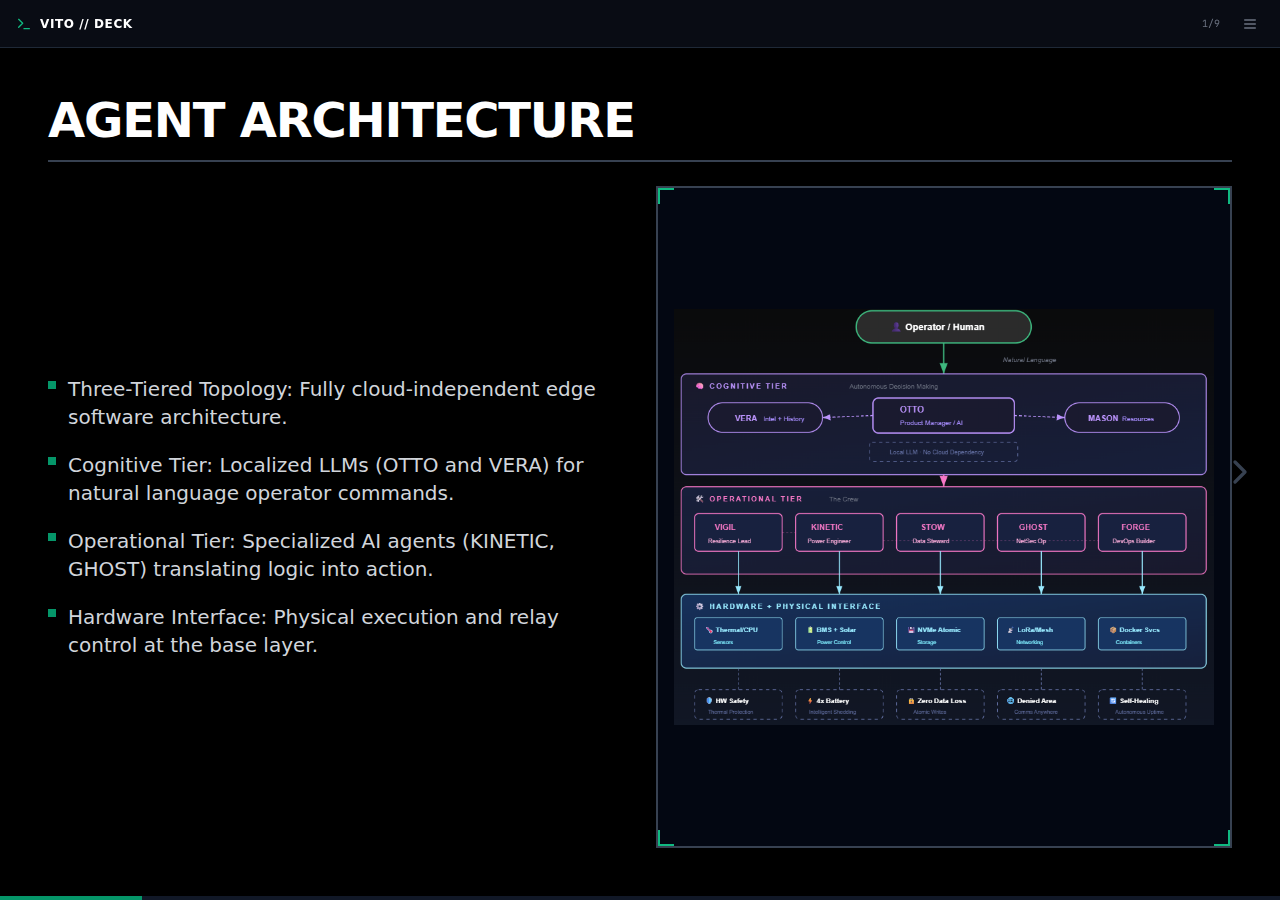
<file: deck/index.html>
<!DOCTYPE html>
<html lang="en">
  <head>
    <meta charset="UTF-8" />
    <meta name="viewport" content="width=device-width, initial-scale=1.0" />
    <title>VITO // DECK</title>
    <script type="module" crossorigin src="/deck/assets/index-CQUIBznp.js"></script>
    <link rel="stylesheet" crossorigin href="/deck/assets/index-DTVVE94G.css">
  </head>
  <body>
    <div id="root"></div>
  </body>
</html>
</file>
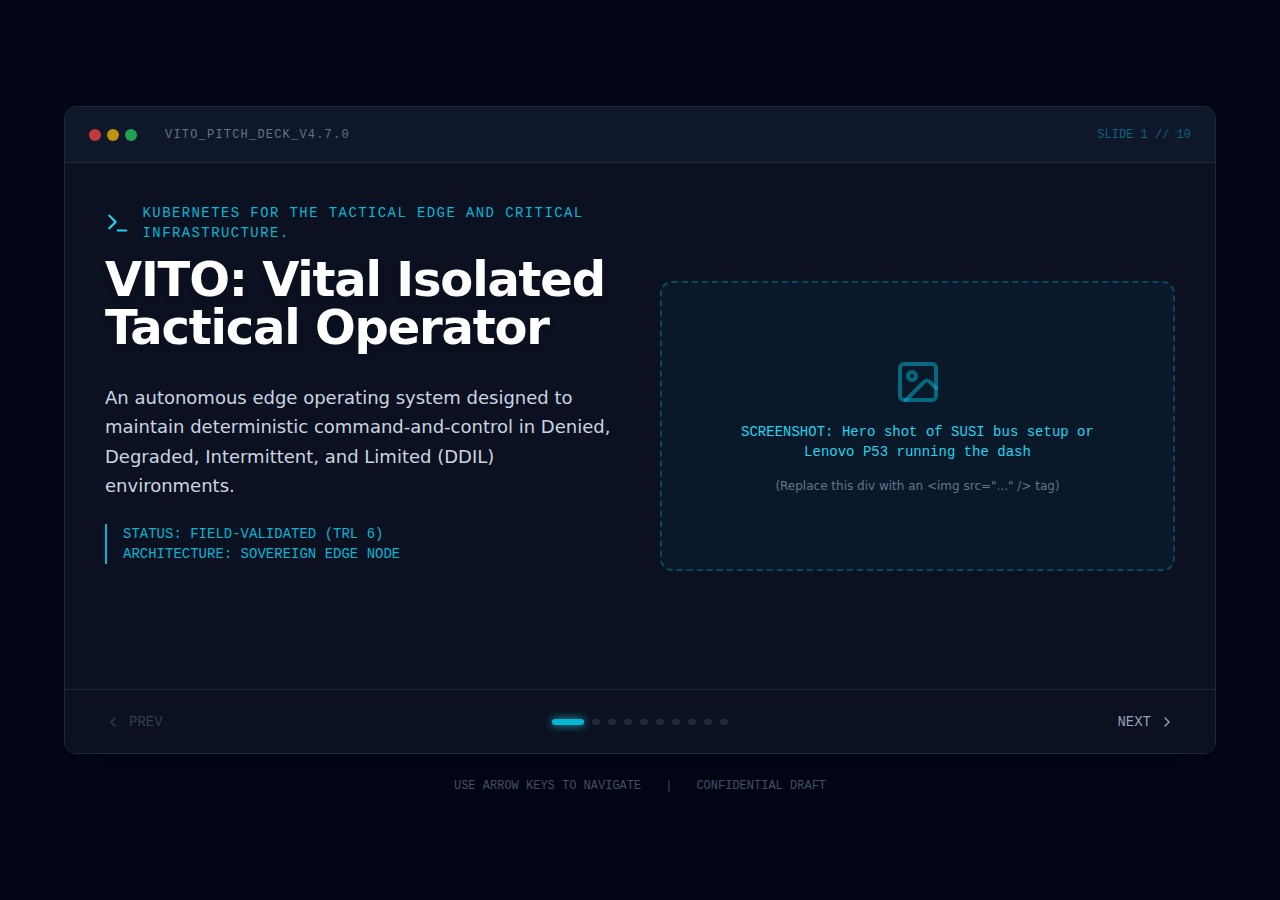
<file: vito-apps/apps/pitch-deck/dist/index.html>
<!DOCTYPE html>
<html lang="en">
  <head>
    <meta charset="UTF-8" />
    <meta name="viewport" content="width=device-width, initial-scale=1.0" />
    <title>VITO Pitch Deck | Vital Isolated Tactical Operator</title>
    <link rel="preconnect" href="https://fonts.googleapis.com">
    <link rel="preconnect" href="https://fonts.gstatic.com" crossorigin>
    <link href="https://fonts.googleapis.com/css2?family=JetBrains+Mono:wght@400;500;600;700&family=Inter:wght@300;400;500;600;700&display=swap" rel="stylesheet">
    <script type="module" crossorigin src="./assets/index-CX79xFKS.js"></script>
    <link rel="stylesheet" crossorigin href="./assets/index-DYkoxalo.css">
  </head>
  <body>
    <div id="root"></div>
  </body>
</html>
</file>
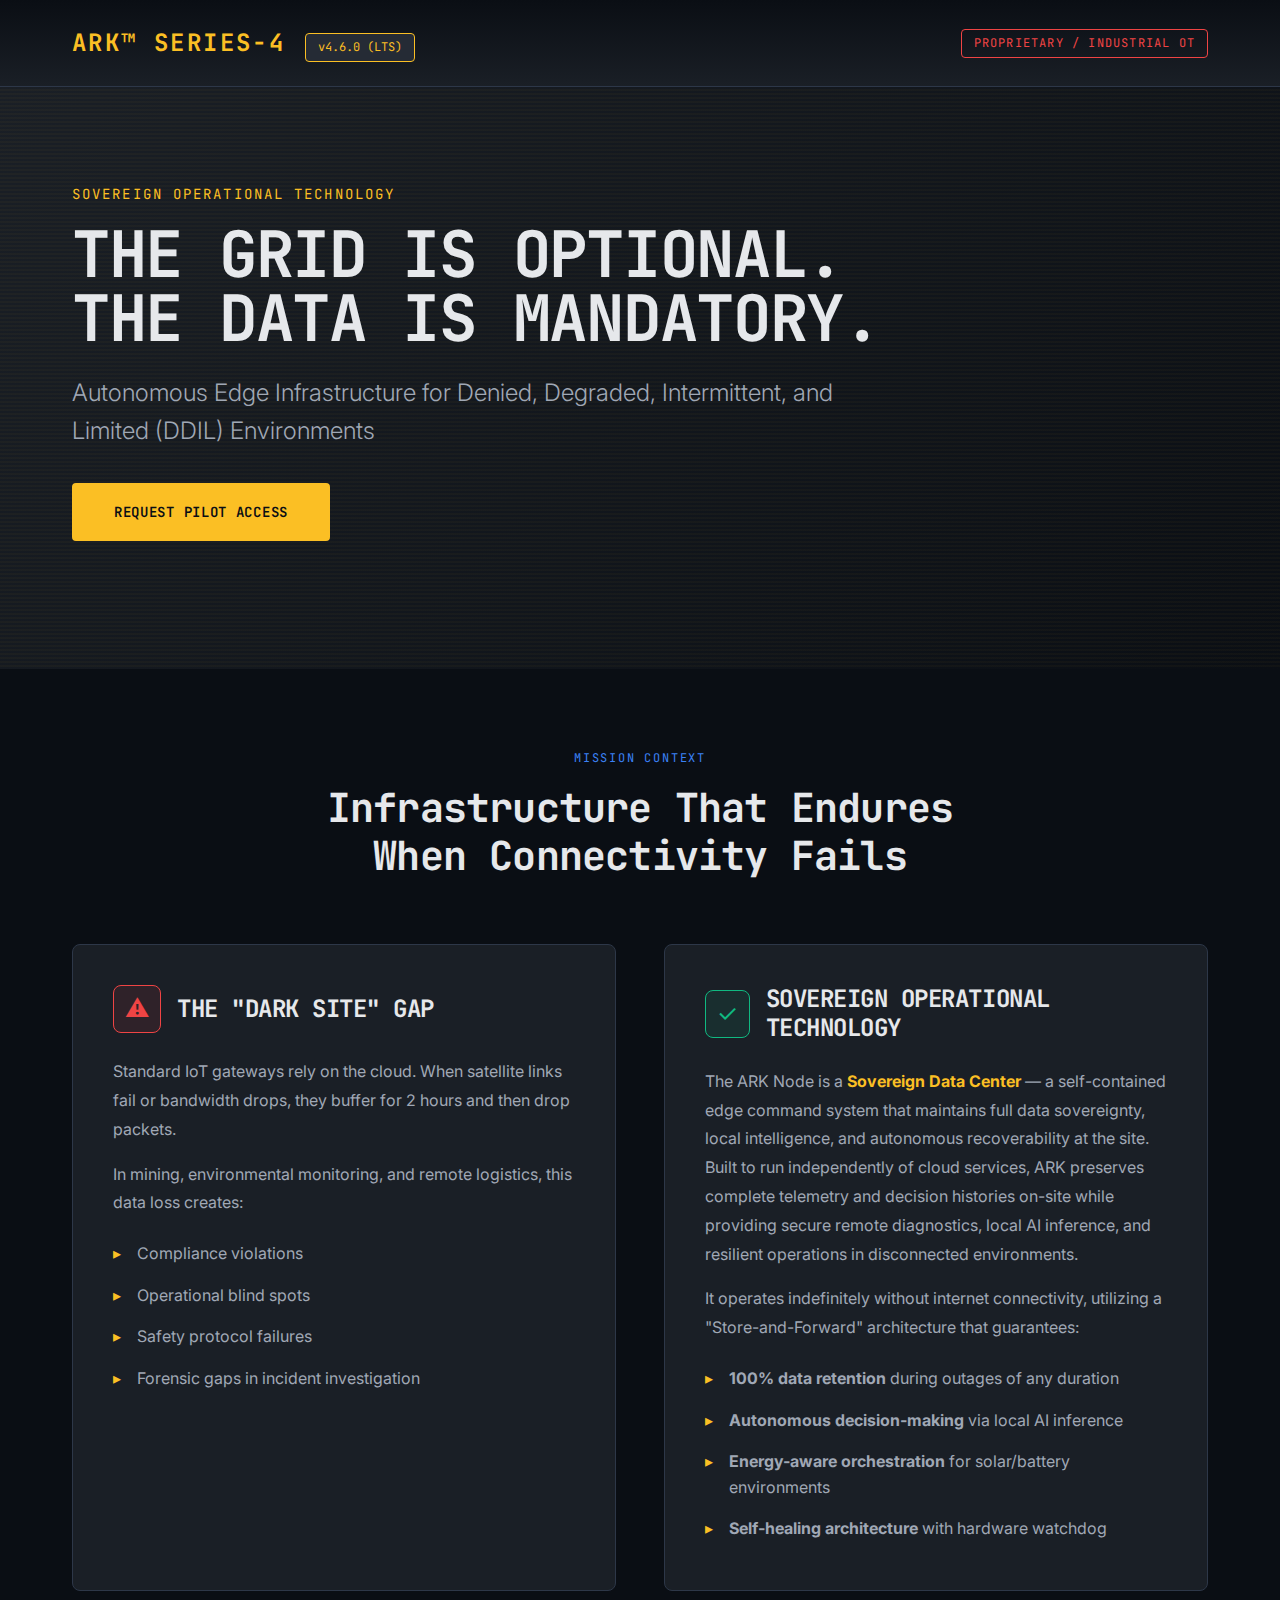
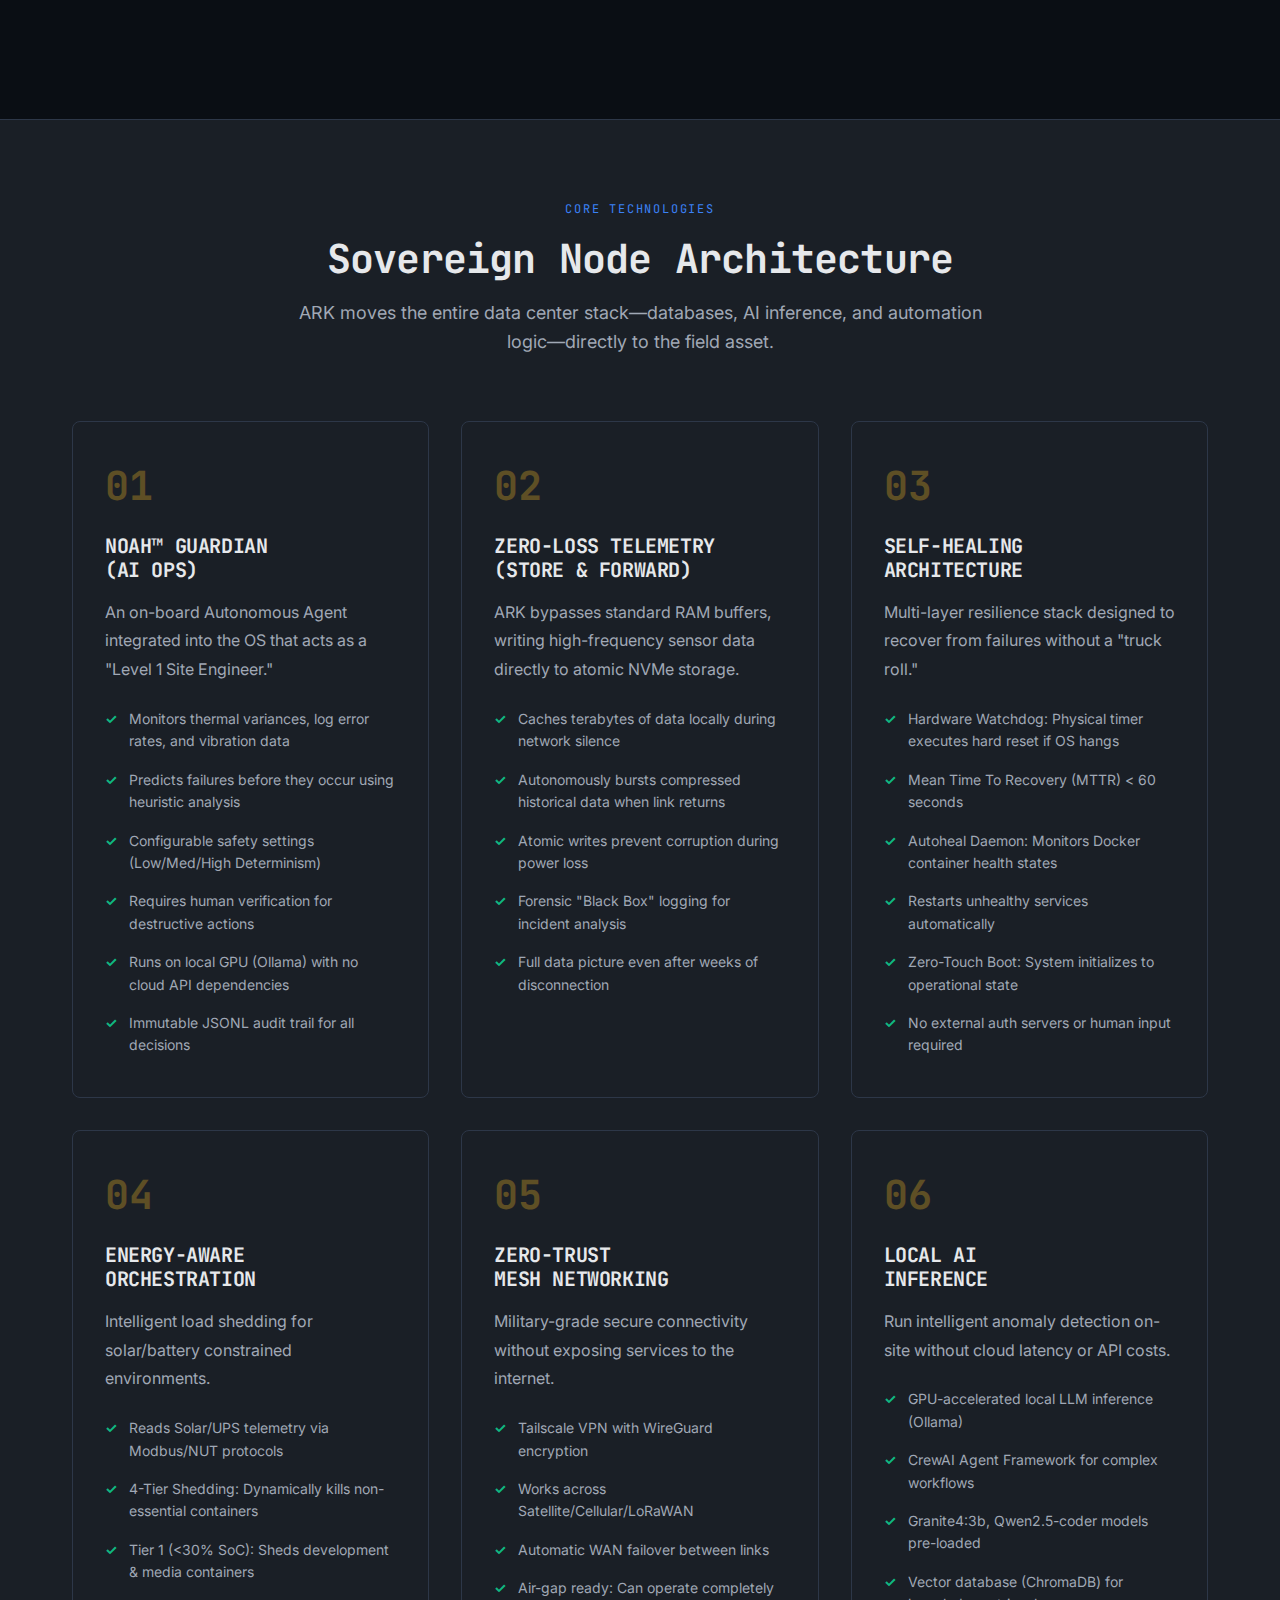
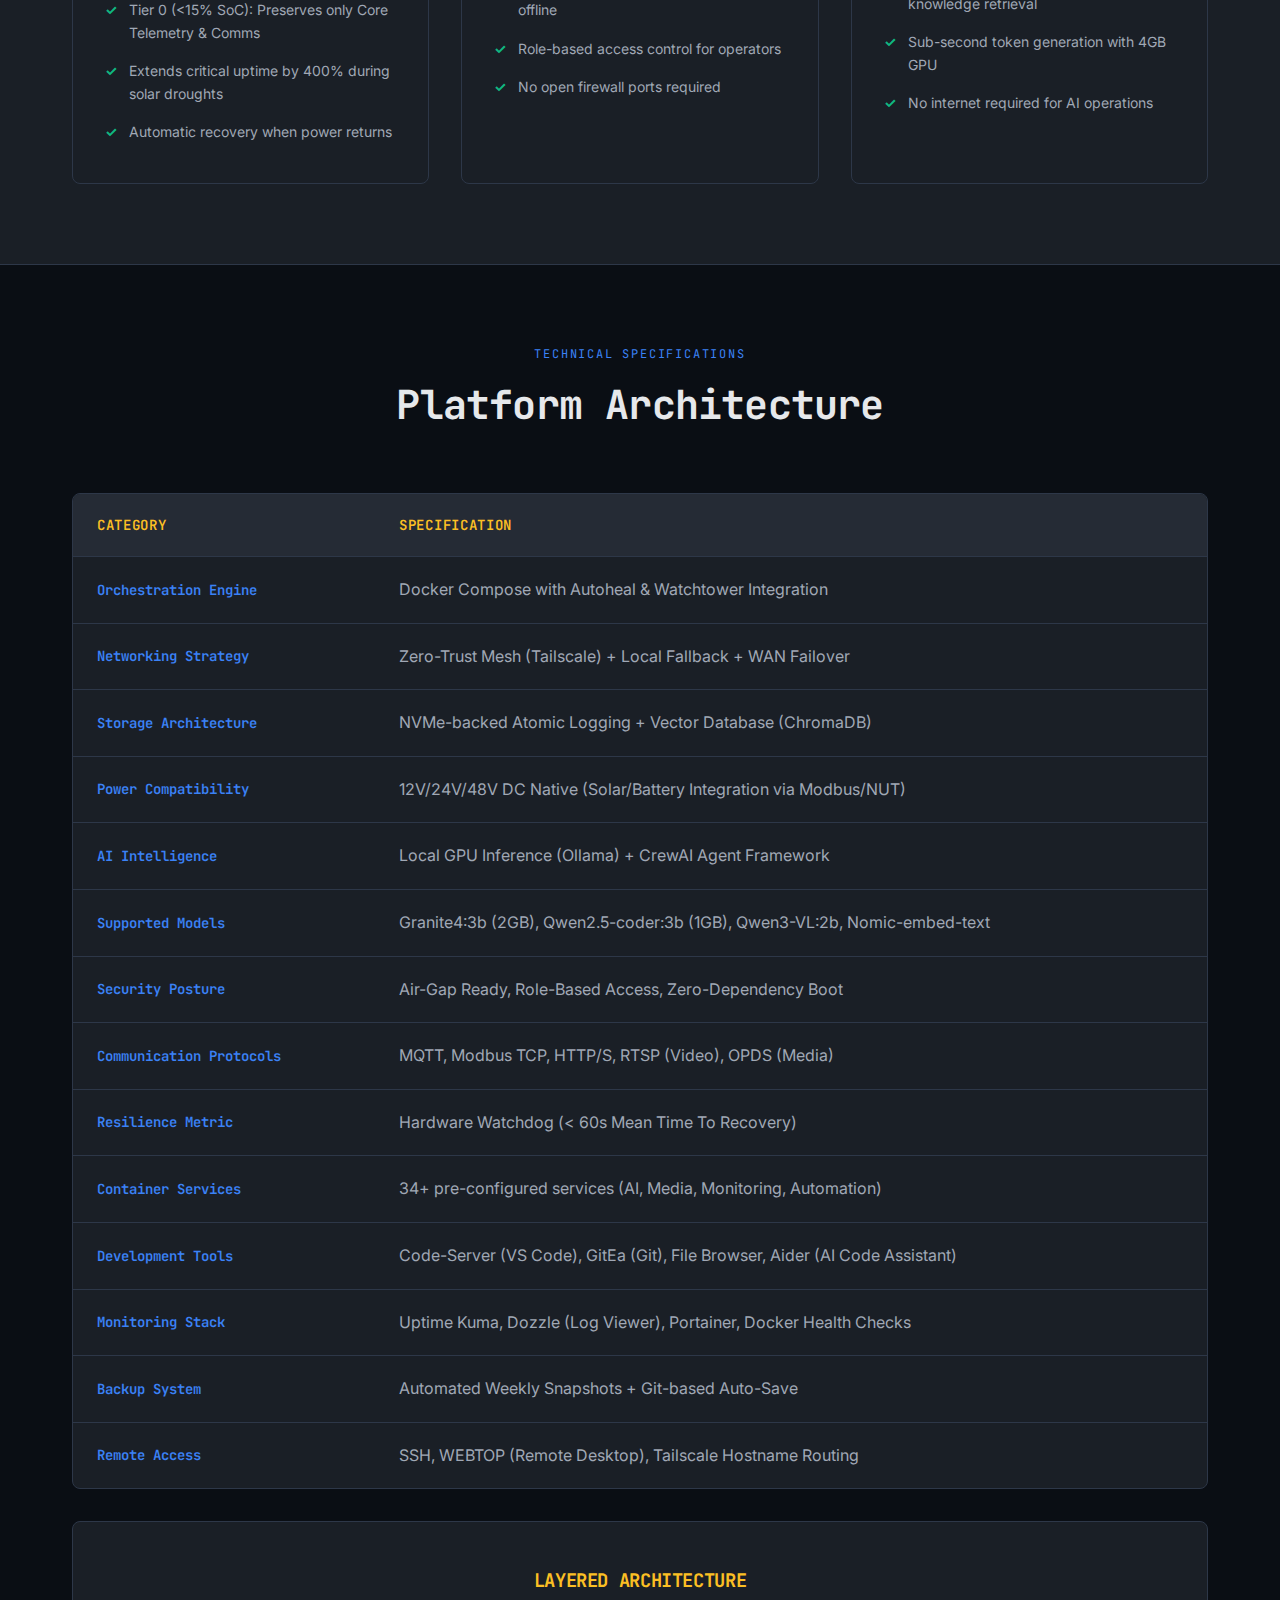
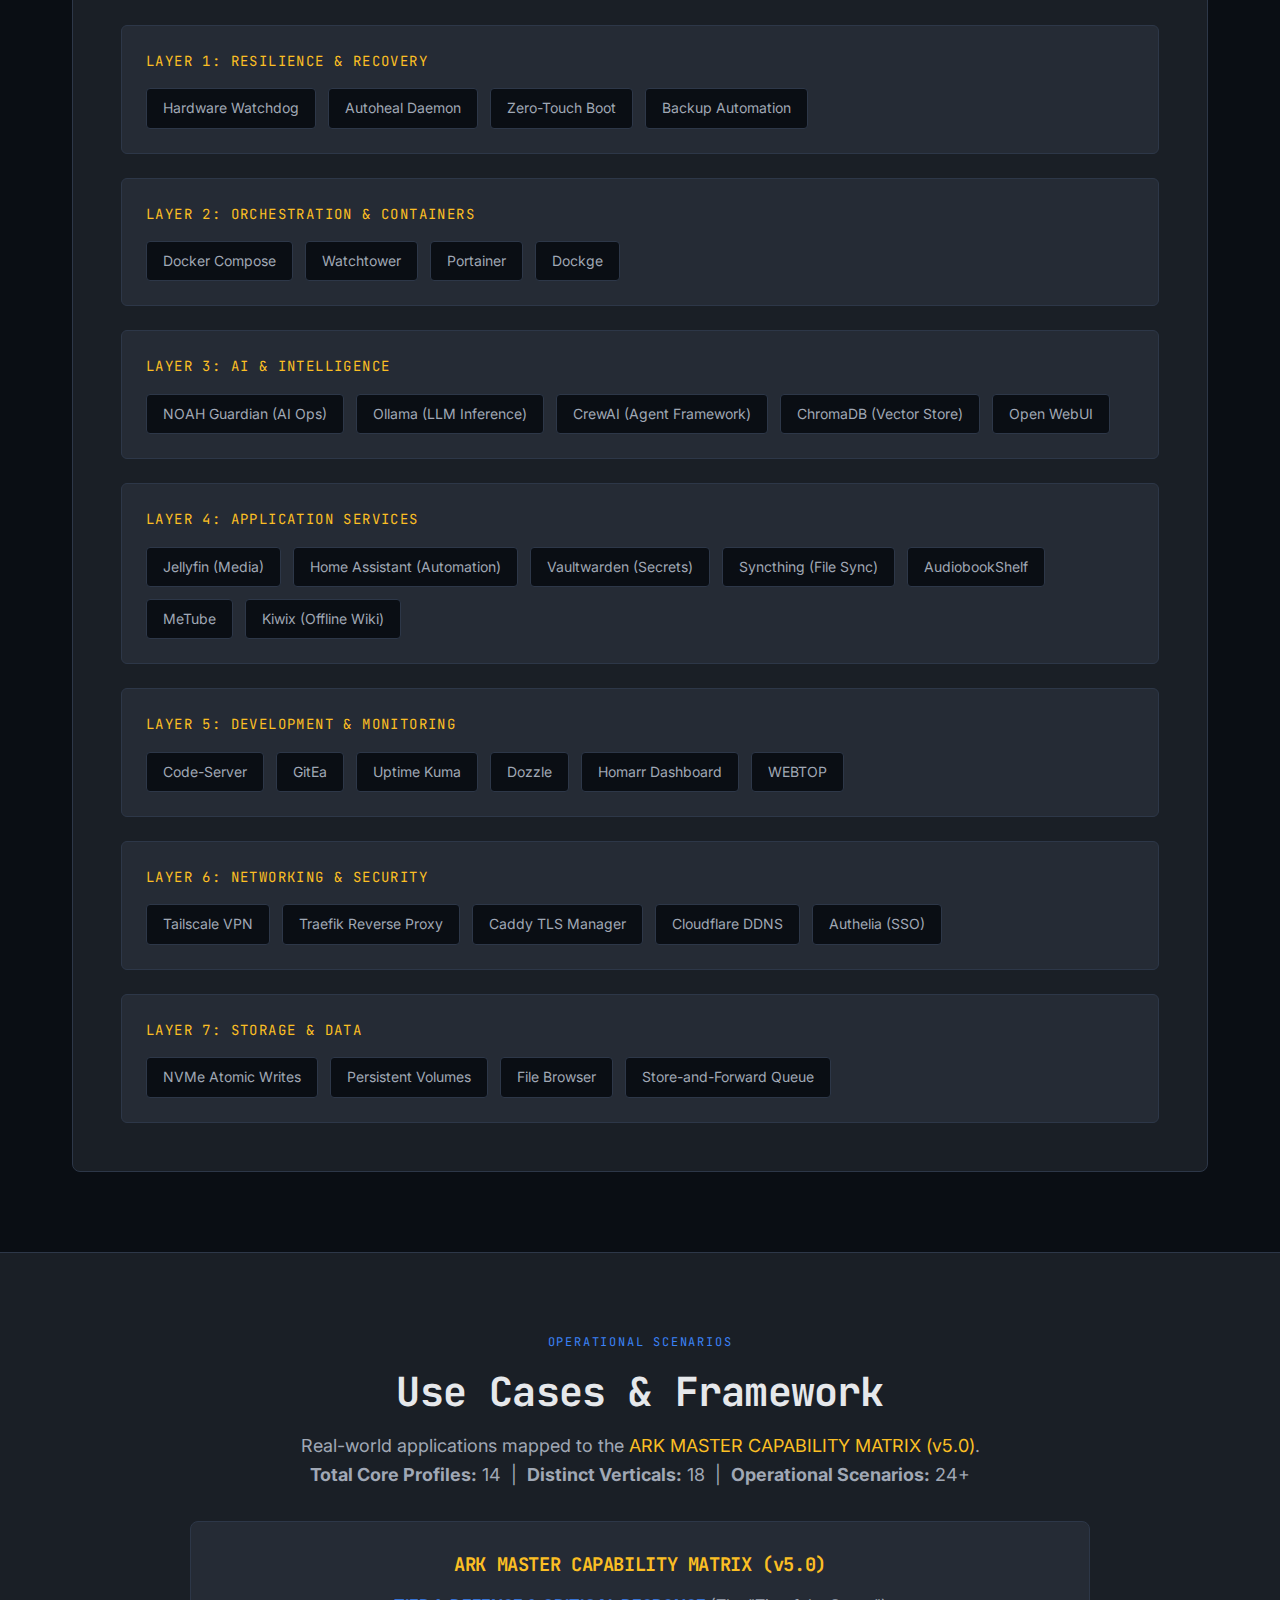
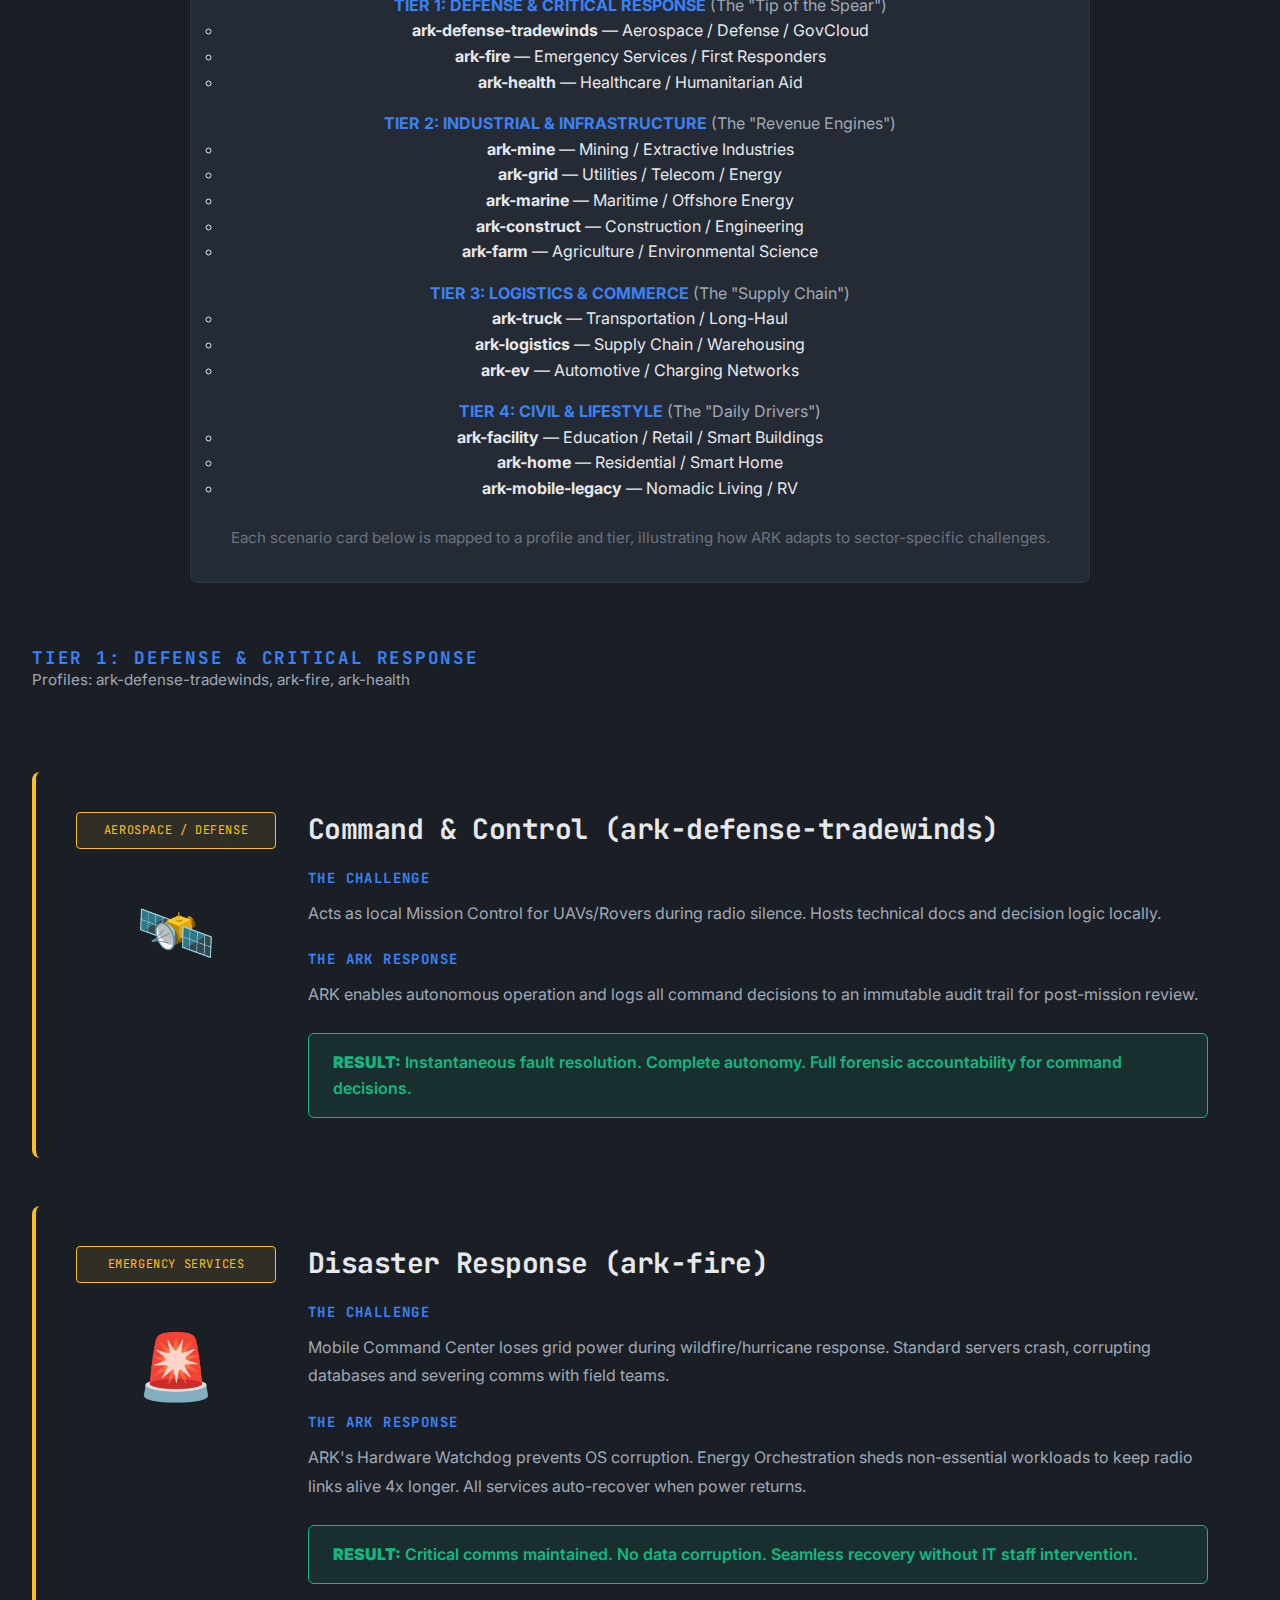
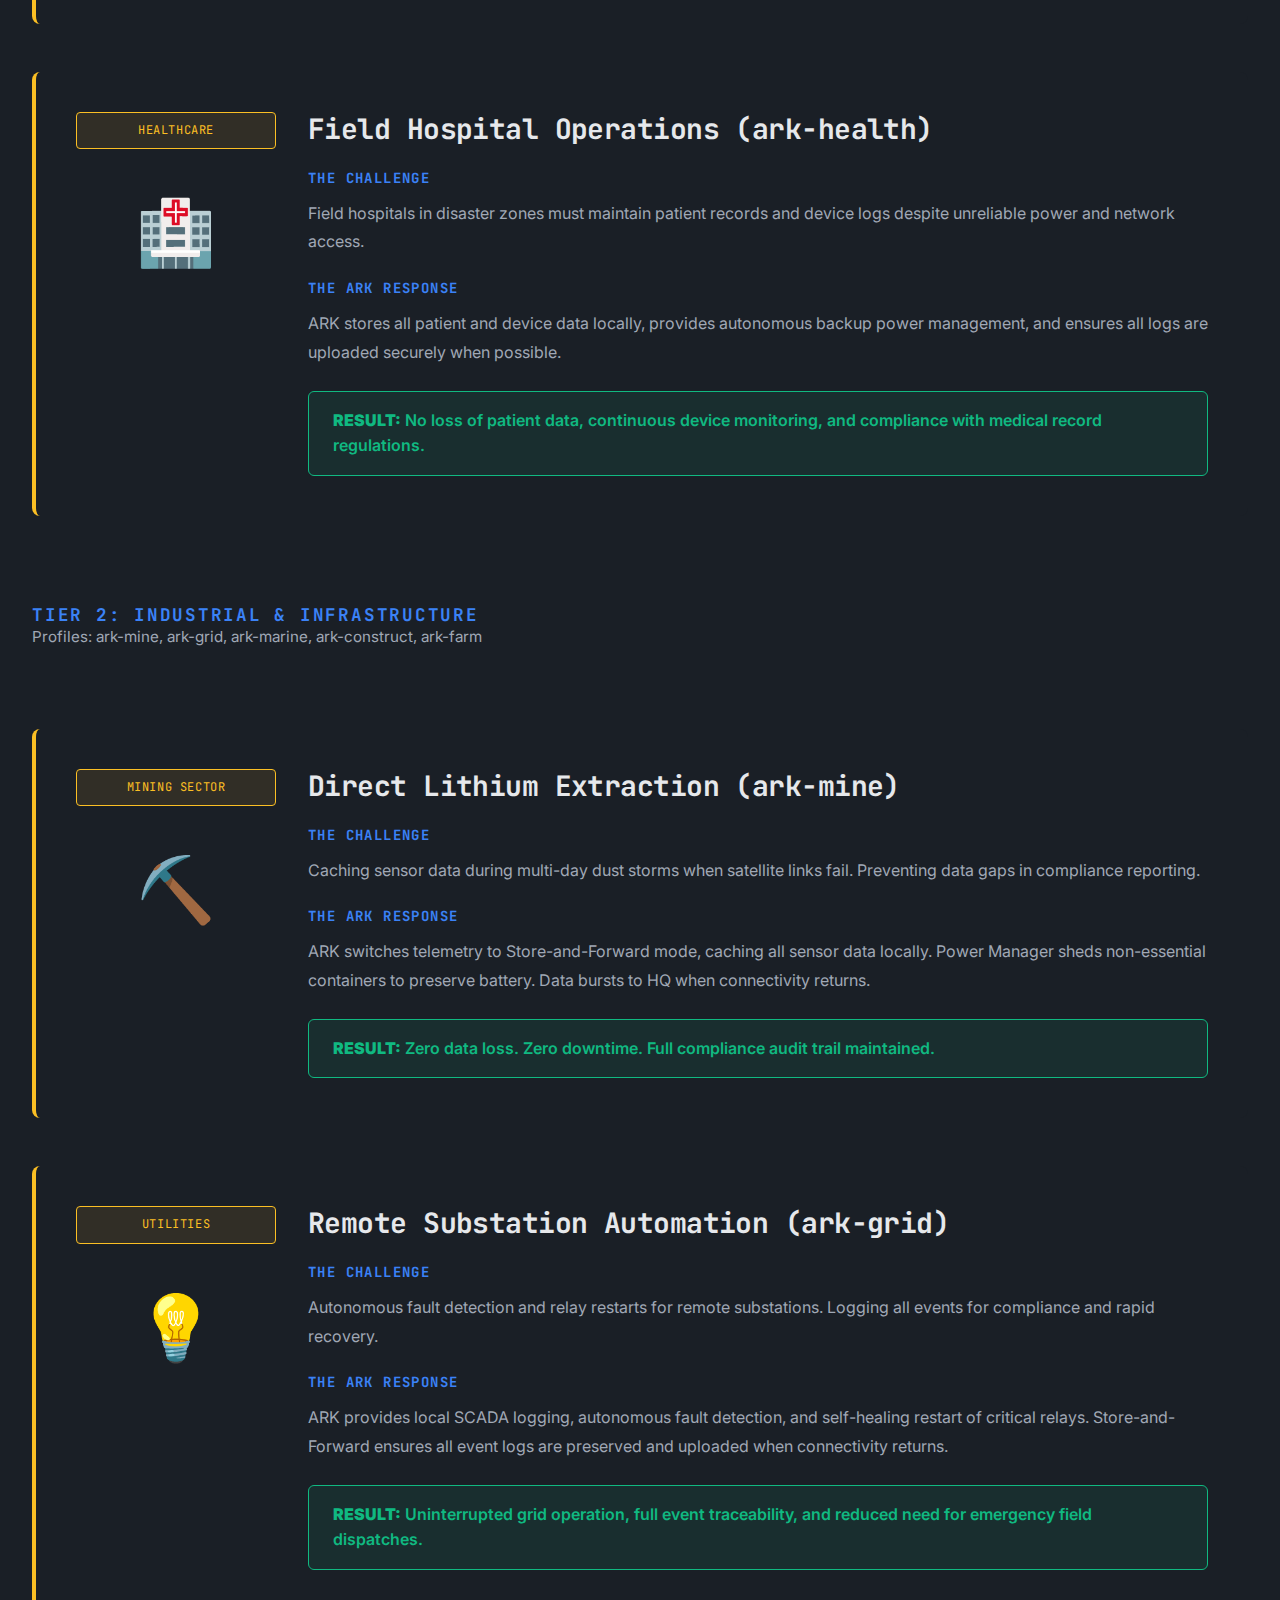
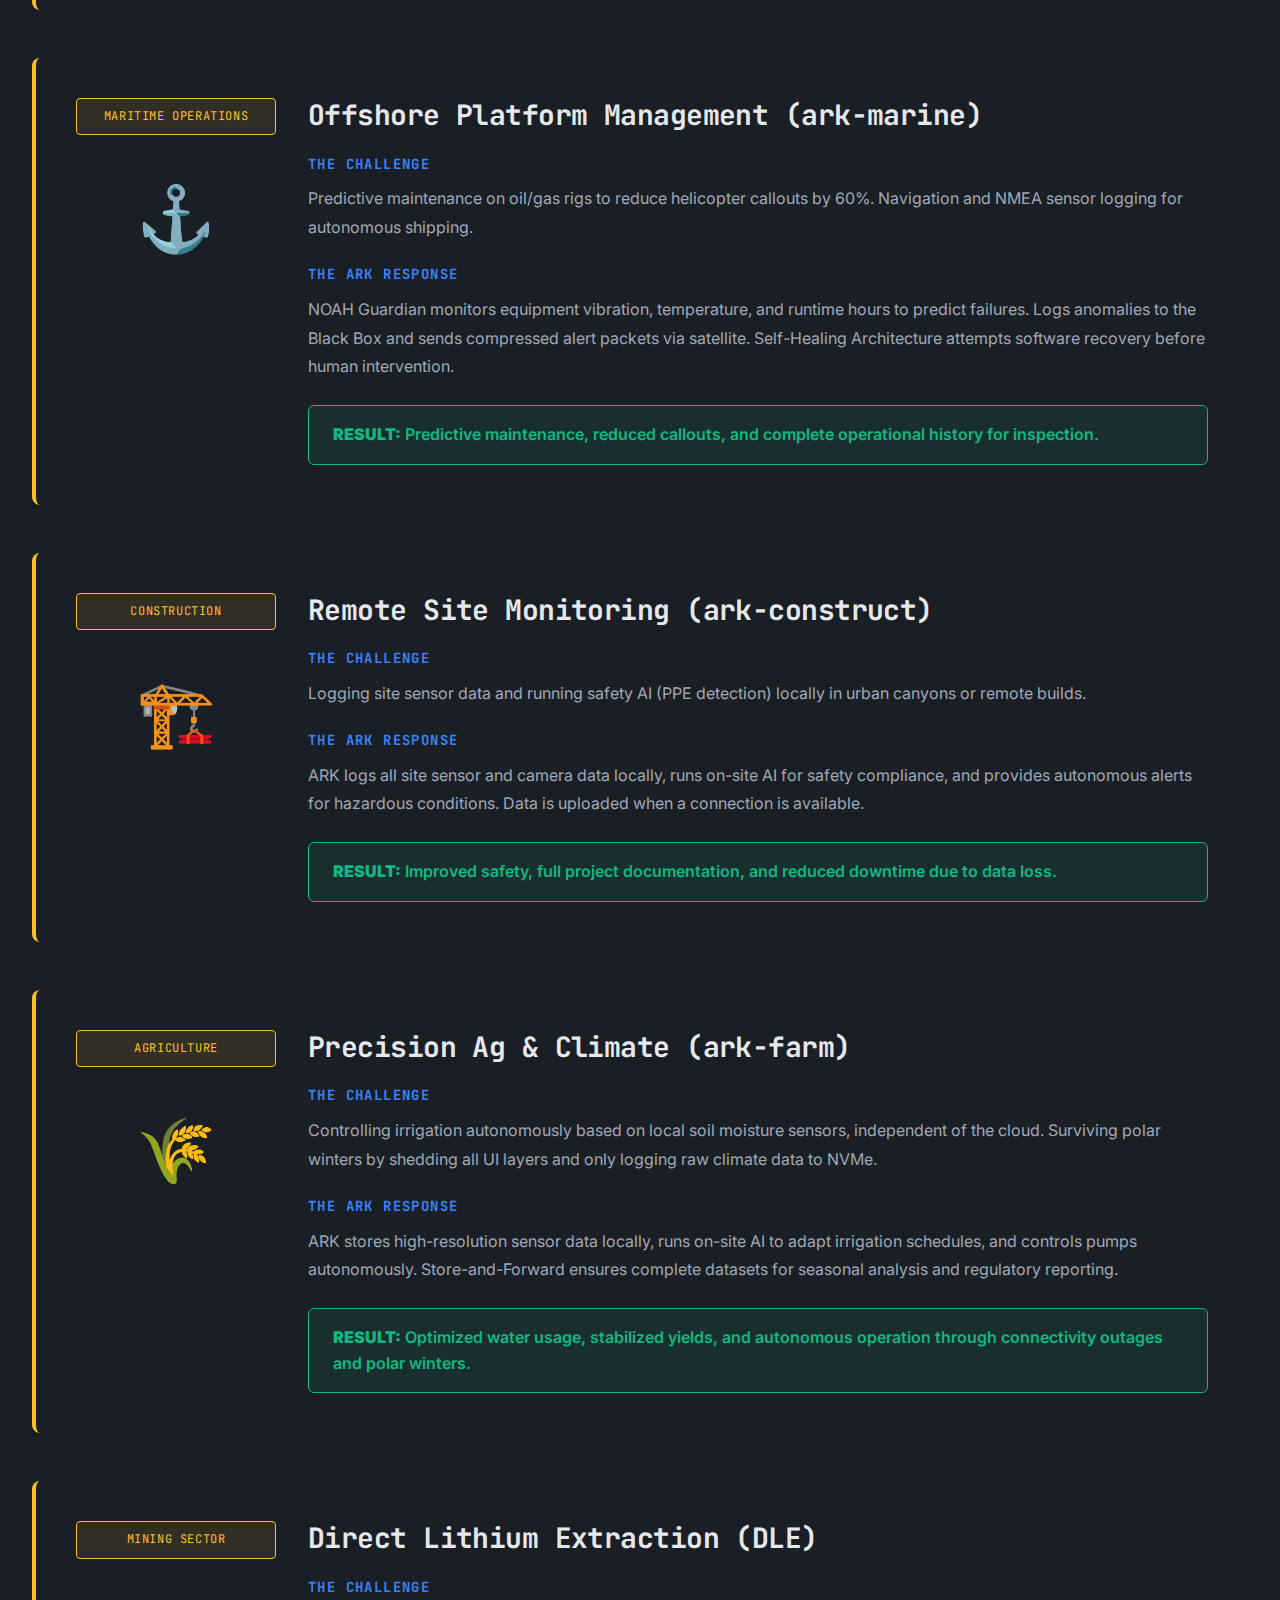
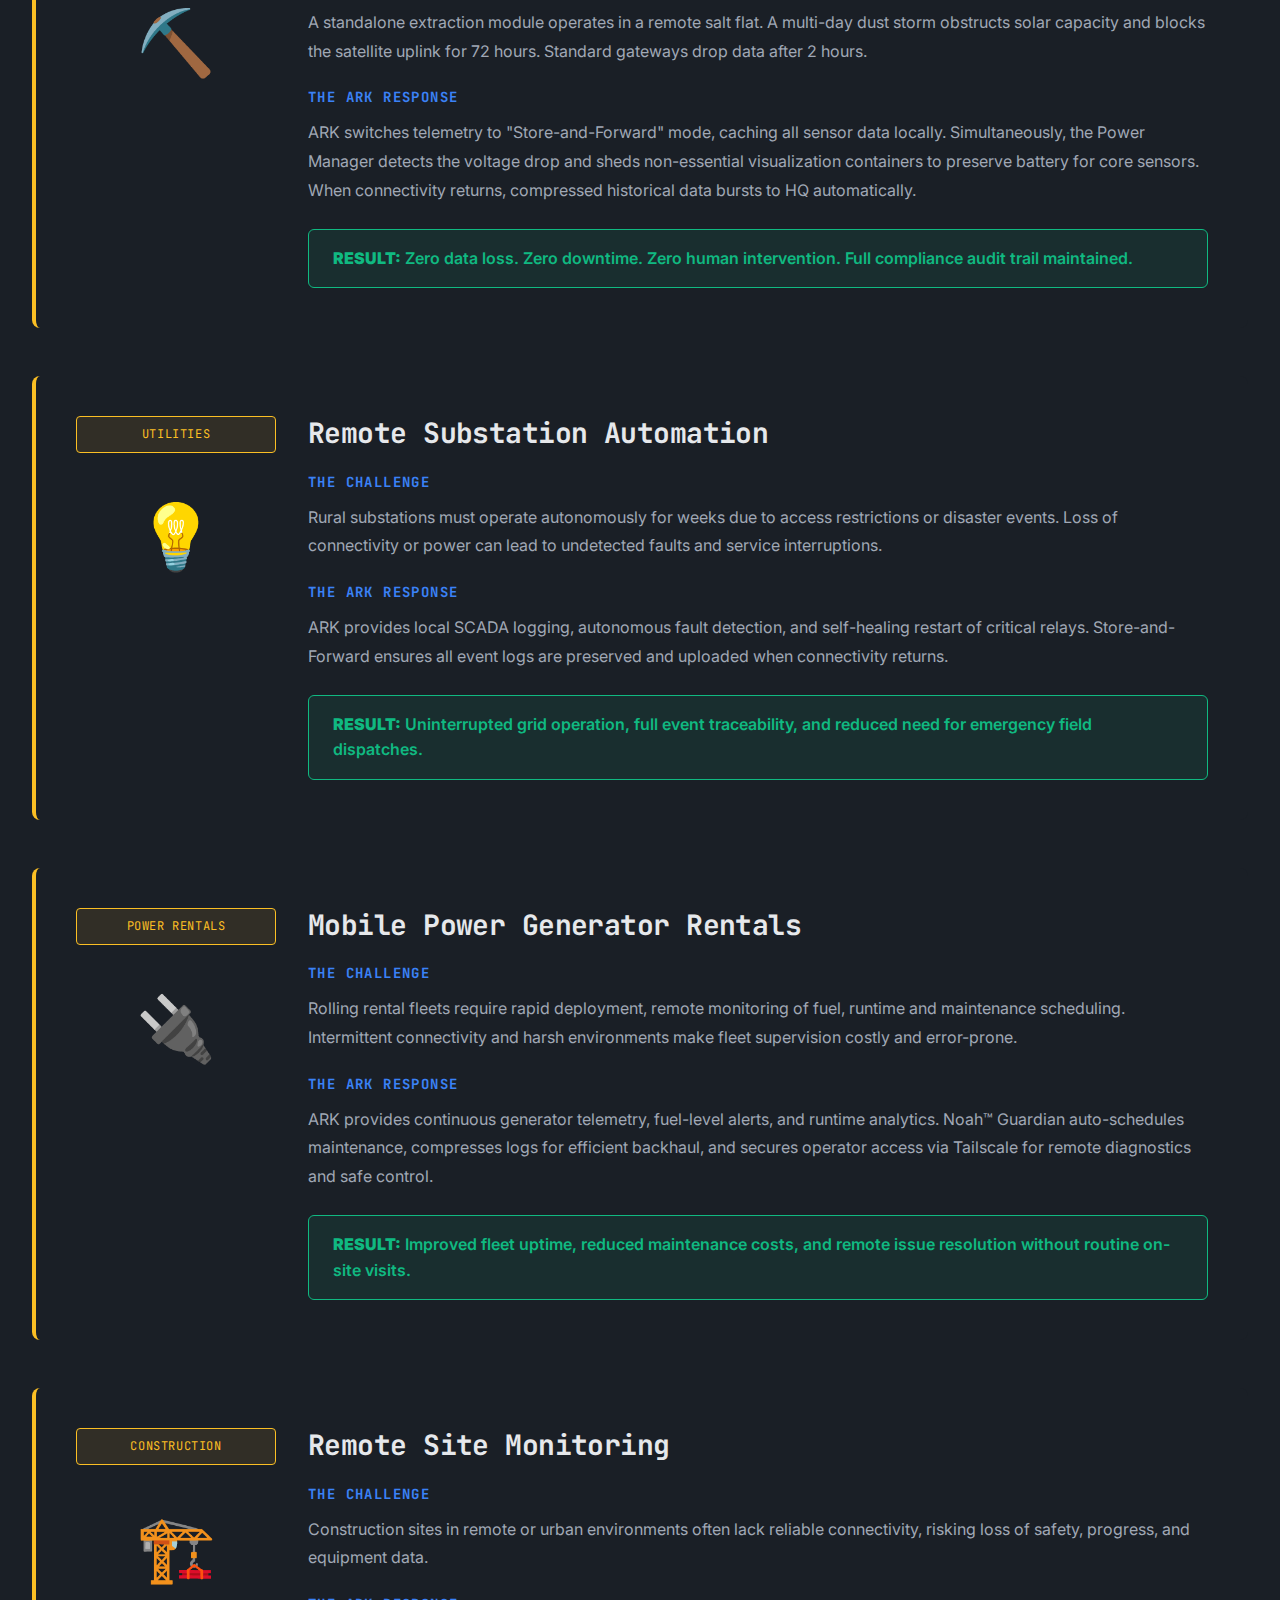
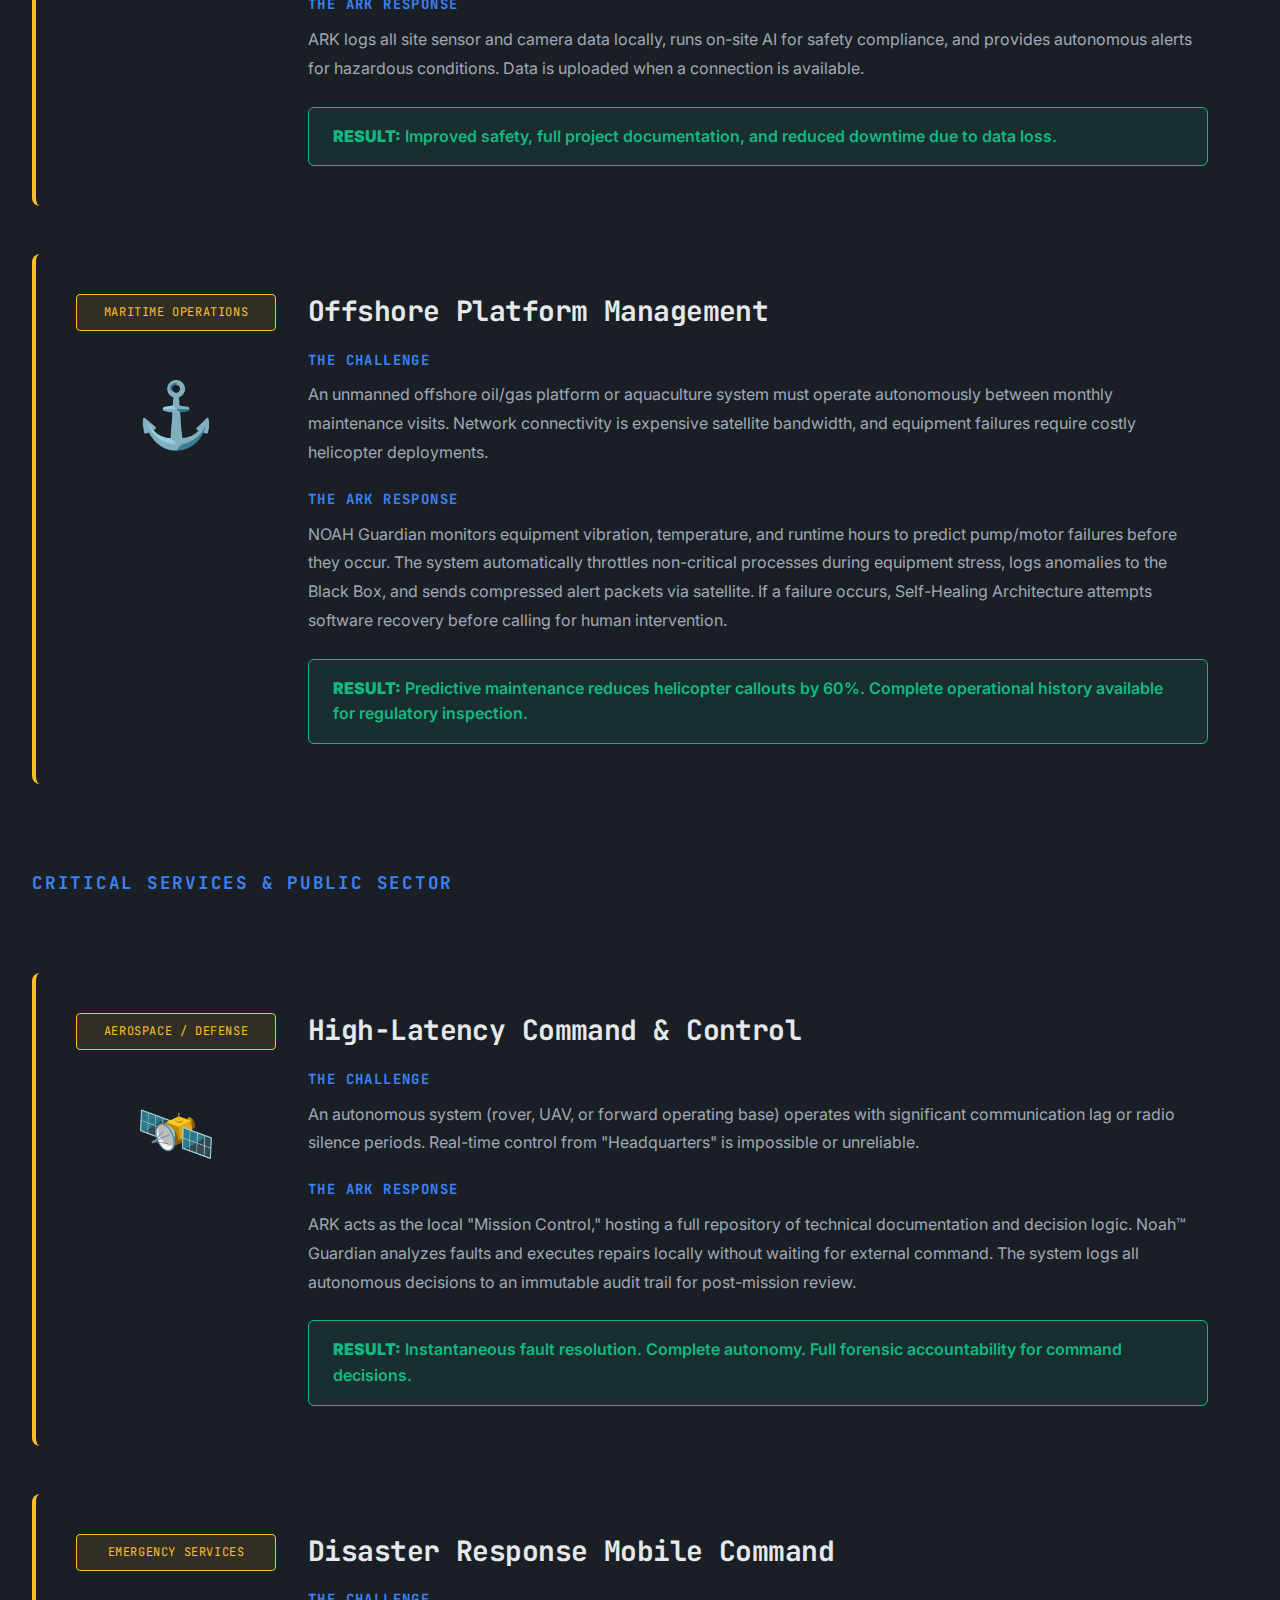
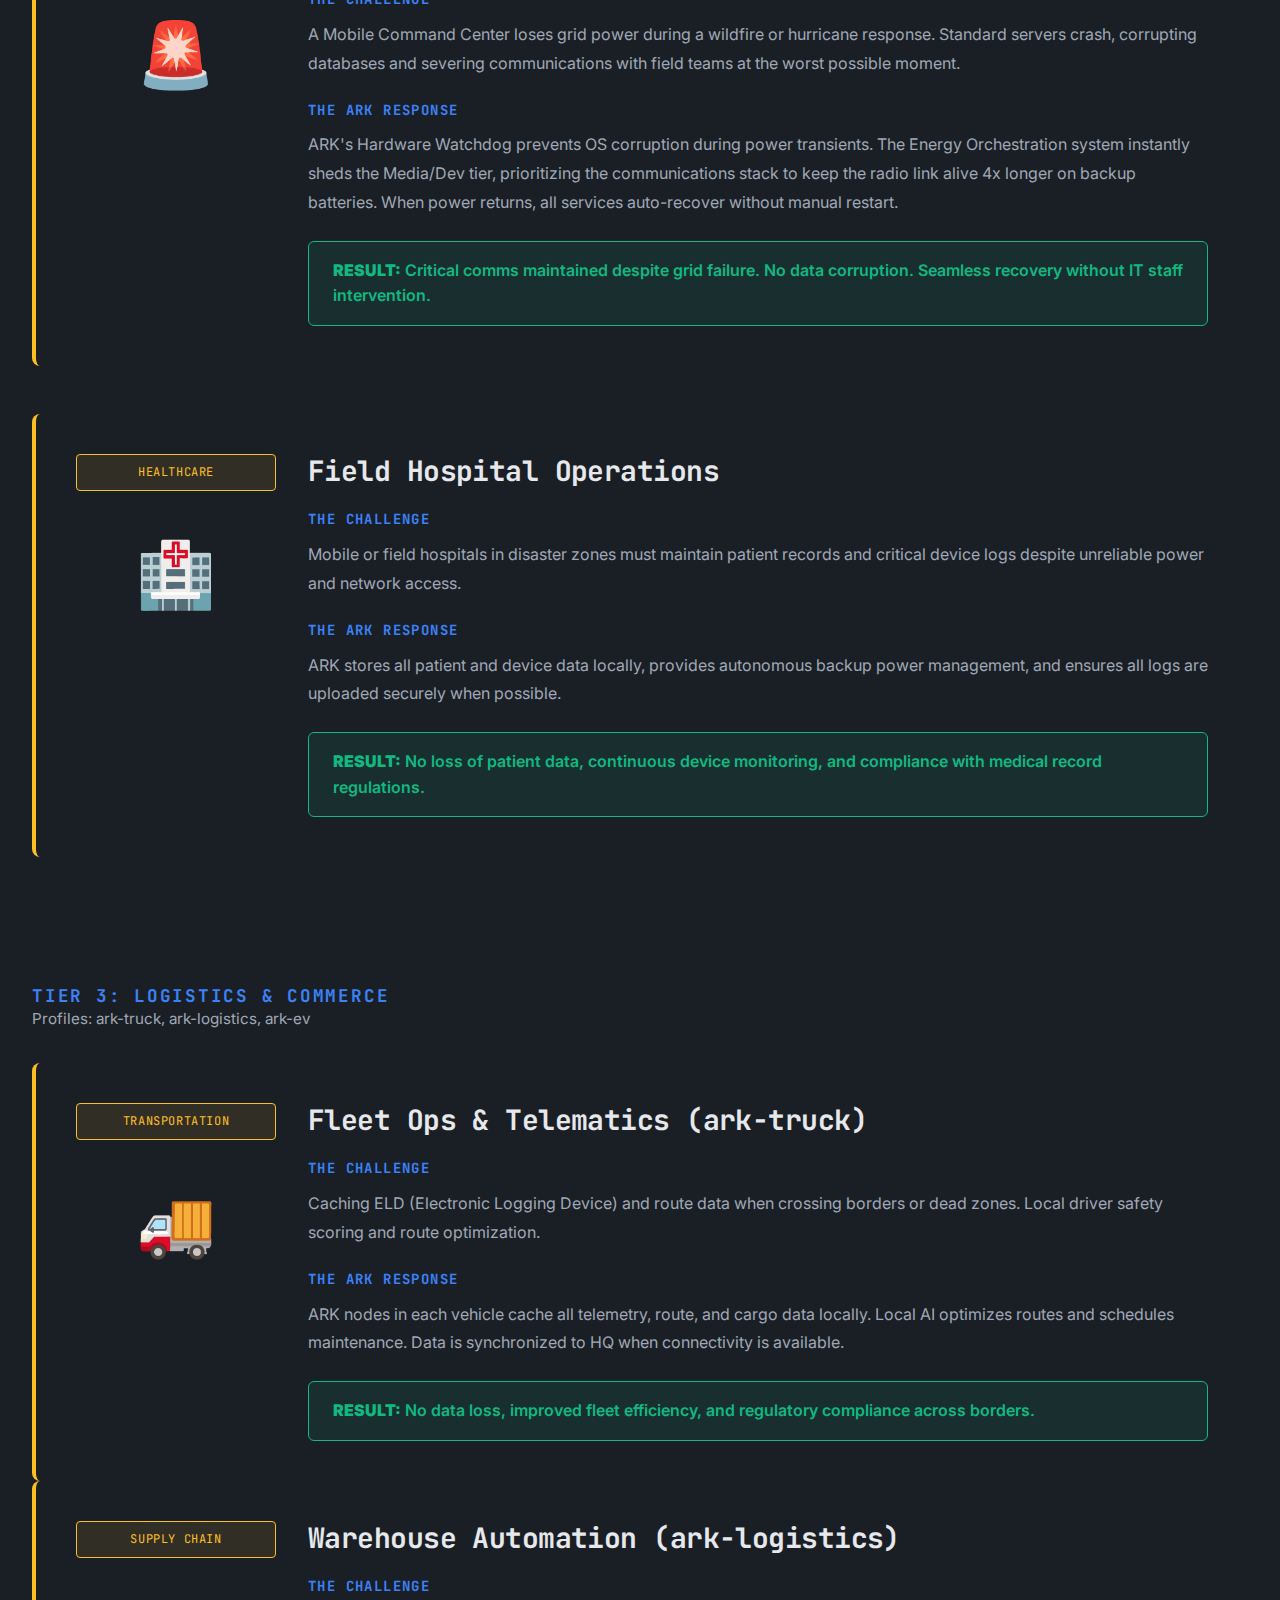
<file: ark.html>
<!DOCTYPE html>
<html lang="en">
<head>
    <meta charset="UTF-8">
    <meta name="viewport" content="width=device-width, initial-scale=1.0">
    <title>ARK™ SERIES-4 SOVEREIGN NODE | Industrial OT Platform</title>
    <link rel="preconnect" href="https://fonts.googleapis.com">
    <link rel="preconnect" href="https://fonts.gstatic.com" crossorigin>
    <link href="https://fonts.googleapis.com/css2?family=JetBrains+Mono:wght@400;600;700&family=Inter:wght@300;400;600;700&display=swap" rel="stylesheet">
    <style>
        :root {
            --bg-primary: #0a0e14;
            --bg-secondary: #1a1f26;
            --bg-tertiary: #252b35;
            --text-primary: #e6e8eb;
            --text-secondary: #a0a8b5;
            --text-muted: #6b7280;
            --accent-amber: #fbbf24;
            --accent-blue: #3b82f6;
            --border-color: #2d3748;
            --success: #10b981;
            --warning: #f59e0b;
            --danger: #ef4444;
        }

        * {
            margin: 0;
            padding: 0;
            box-sizing: border-box;
        }

        body {
            font-family: 'Inter', -apple-system, BlinkMacSystemFont, sans-serif;
            background-color: var(--bg-primary);
            color: var(--text-primary);
            line-height: 1.6;
            font-size: 16px;
            overflow-x: hidden;
        }

        h1, h2, h3, h4, h5, h6 {
            font-family: 'JetBrains Mono', monospace;
            font-weight: 700;
            line-height: 1.2;
            letter-spacing: -0.02em;
        }

        .container {
            max-width: 1200px;
            margin: 0 auto;
            padding: 0 2rem;
        }

        .wide-container {
            max-width: 1400px;
            margin: 0 auto;
            padding: 0 2rem;
        }

        /* Header */
        .header {
            background: linear-gradient(180deg, var(--bg-primary) 0%, var(--bg-secondary) 100%);
            border-bottom: 1px solid var(--border-color);
            padding: 1.5rem 0;
            position: sticky;
            top: 0;
            z-index: 1000;
            backdrop-filter: blur(10px);
        }

        .header-content {
            display: flex;
            justify-content: space-between;
            align-items: center;
        }

        .logo {
            font-family: 'JetBrains Mono', monospace;
            font-size: 1.5rem;
            font-weight: 700;
            color: var(--accent-amber);
            letter-spacing: 0.1em;
        }

        .version-badge {
            display: inline-block;
            background: var(--bg-tertiary);
            border: 1px solid var(--accent-amber);
            color: var(--accent-amber);
            padding: 0.25rem 0.75rem;
            border-radius: 4px;
            font-size: 0.75rem;
            font-family: 'JetBrains Mono', monospace;
            margin-left: 1rem;
        }

        .classification {
            font-family: 'JetBrains Mono', monospace;
            font-size: 0.75rem;
            color: var(--danger);
            letter-spacing: 0.1em;
            border: 1px solid var(--danger);
            padding: 0.25rem 0.75rem;
            border-radius: 4px;
        }

        /* Hero Section */
        .hero {
            background: linear-gradient(135deg, var(--bg-secondary) 0%, var(--bg-primary) 100%);
            padding: 6rem 0 8rem 0;
            position: relative;
            overflow: hidden;
        }

        .hero::before {
            content: '';
            position: absolute;
            top: 0;
            left: 0;
            right: 0;
            bottom: 0;
            background:
                repeating-linear-gradient(
                    0deg,
                    transparent,
                    transparent 2px,
                    rgba(251, 191, 36, 0.03) 2px,
                    rgba(251, 191, 36, 0.03) 4px
                );
            pointer-events: none;
        }

        .hero-content {
            position: relative;
            z-index: 1;
        }

        .hero-tagline {
            font-family: 'JetBrains Mono', monospace;
            font-size: 0.875rem;
            color: var(--accent-amber);
            letter-spacing: 0.15em;
            margin-bottom: 1rem;
            text-transform: uppercase;
        }

        .hero-title {
            font-size: 4rem;
            font-weight: 700;
            margin-bottom: 1.5rem;
            line-height: 1;
            color: var(--text-primary);
        }

        .hero-subtitle {
            font-size: 1.5rem;
            color: var(--text-secondary);
            margin-bottom: 2rem;
            max-width: 800px;
            font-weight: 300;
        }

        .hero-cta {
            display: inline-block;
            background: var(--accent-amber);
            color: var(--bg-primary);
            padding: 1rem 2.5rem;
            border-radius: 4px;
            text-decoration: none;
            font-family: 'JetBrains Mono', monospace;
            font-weight: 600;
            font-size: 0.875rem;
            letter-spacing: 0.05em;
            transition: all 0.3s ease;
            text-transform: uppercase;
            border: 2px solid var(--accent-amber);
        }

        .hero-cta:hover {
            background: transparent;
            color: var(--accent-amber);
            transform: translateY(-2px);
        }

        /* Section Styles */
        .section {
            padding: 5rem 0;
            border-bottom: 1px solid var(--border-color);
        }

        .section-header {
            text-align: center;
            margin-bottom: 4rem;
        }

        .section-label {
            font-family: 'JetBrains Mono', monospace;
            font-size: 0.75rem;
            color: var(--accent-blue);
            letter-spacing: 0.15em;
            margin-bottom: 1rem;
            text-transform: uppercase;
        }

        .section-title {
            font-size: 2.5rem;
            margin-bottom: 1rem;
            color: var(--text-primary);
        }

        .section-description {
            font-size: 1.125rem;
            color: var(--text-secondary);
            max-width: 700px;
            margin: 0 auto;
        }

        /* Problem/Solution Grid */
        .ps-grid {
            display: grid;
            grid-template-columns: 1fr 1fr;
            gap: 3rem;
            margin-bottom: 3rem;
        }

        .ps-card {
            background: var(--bg-secondary);
            border: 1px solid var(--border-color);
            border-radius: 8px;
            padding: 2.5rem;
        }

        .ps-card-header {
            display: flex;
            align-items: center;
            margin-bottom: 1.5rem;
        }

        .ps-icon {
            width: 48px;
            height: 48px;
            border-radius: 8px;
            display: flex;
            align-items: center;
            justify-content: center;
            font-size: 1.5rem;
            margin-right: 1rem;
        }

        .problem-icon {
            background: rgba(239, 68, 68, 0.1);
            border: 1px solid var(--danger);
            color: var(--danger);
        }

        .solution-icon {
            background: rgba(16, 185, 129, 0.1);
            border: 1px solid var(--success);
            color: var(--success);
        }

        .ps-card h3 {
            font-size: 1.5rem;
            color: var(--text-primary);
        }

        .ps-card p {
            color: var(--text-secondary);
            line-height: 1.8;
            margin-bottom: 1rem;
        }

        .ps-card ul {
            list-style: none;
            padding: 0;
        }

        .ps-card li {
            color: var(--text-secondary);
            padding: 0.5rem 0;
            padding-left: 1.5rem;
            position: relative;
        }

        .ps-card li::before {
            content: '▸';
            position: absolute;
            left: 0;
            color: var(--accent-amber);
        }

        /* Capability Cards */
        .capability-grid {
            display: grid;
            grid-template-columns: repeat(auto-fit, minmax(350px, 1fr));
            gap: 2rem;
            margin-top: 3rem;
        }

        .capability-card {
            background: var(--bg-secondary);
            border: 1px solid var(--border-color);
            border-radius: 8px;
            padding: 2rem;
            transition: all 0.3s ease;
        }

        .capability-card:hover {
            border-color: var(--accent-amber);
            transform: translateY(-4px);
            box-shadow: 0 8px 24px rgba(251, 191, 36, 0.1);
        }

        .capability-number {
            font-family: 'JetBrains Mono', monospace;
            font-size: 2.5rem;
            color: var(--accent-amber);
            font-weight: 700;
            margin-bottom: 1rem;
            opacity: 0.3;
        }

        .capability-card h3 {
            font-size: 1.25rem;
            margin-bottom: 1rem;
            color: var(--text-primary);
        }

        .capability-card p {
            color: var(--text-secondary);
            margin-bottom: 1rem;
            line-height: 1.8;
        }

        .capability-features {
            list-style: none;
            padding: 0;
        }

        .capability-features li {
            padding: 0.5rem 0;
            color: var(--text-secondary);
            padding-left: 1.5rem;
            position: relative;
            font-size: 0.875rem;
        }

        .capability-features li::before {
            content: '✓';
            position: absolute;
            left: 0;
            color: var(--success);
            font-weight: 700;
        }

        /* Tech Specs Table */
        .tech-specs {
            background: var(--bg-secondary);
            border: 1px solid var(--border-color);
            border-radius: 8px;
            overflow: hidden;
            margin-top: 3rem;
        }

        .tech-specs table {
            width: 100%;
            border-collapse: collapse;
        }

        .tech-specs th,
        .tech-specs td {
            padding: 1.25rem 1.5rem;
            text-align: left;
            border-bottom: 1px solid var(--border-color);
        }

        .tech-specs th {
            background: var(--bg-tertiary);
            font-family: 'JetBrains Mono', monospace;
            font-size: 0.875rem;
            color: var(--accent-amber);
            letter-spacing: 0.05em;
            text-transform: uppercase;
            font-weight: 600;
        }

        .tech-specs td:first-child {
            font-family: 'JetBrains Mono', monospace;
            font-size: 0.875rem;
            color: var(--accent-blue);
            font-weight: 600;
        }

        .tech-specs td:last-child {
            color: var(--text-secondary);
        }

        .tech-specs tr:last-child td {
            border-bottom: none;
        }

        /* Scenario Cards */
        .scenario-grid {
            display: grid;
            grid-template-columns: 1fr;
            gap: 3rem;
            margin-top: 3rem;
        }

        .scenario-card {
            background: var(--bg-secondary);
            border-left: 4px solid var(--accent-amber);
            border-radius: 8px;
            padding: 2.5rem;
            display: grid;
            grid-template-columns: 200px 1fr;
            gap: 2rem;
        }

        .scenario-meta {
            display: flex;
            flex-direction: column;
        }

        .scenario-badge {
            font-family: 'JetBrains Mono', monospace;
            font-size: 0.75rem;
            color: var(--accent-amber);
            background: rgba(251, 191, 36, 0.1);
            border: 1px solid var(--accent-amber);
            padding: 0.5rem 1rem;
            border-radius: 4px;
            text-align: center;
            margin-bottom: 1rem;
            text-transform: uppercase;
            letter-spacing: 0.05em;
        }

        .scenario-icon {
            font-size: 4rem;
            text-align: center;
            margin-top: 1rem;
        }

        .scenario-content h3 {
            font-size: 1.75rem;
            margin-bottom: 1.5rem;
            color: var(--text-primary);
        }

        .scenario-section {
            margin-bottom: 1.5rem;
        }

        .scenario-section h4 {
            font-size: 0.875rem;
            color: var(--accent-blue);
            text-transform: uppercase;
            letter-spacing: 0.1em;
            margin-bottom: 0.75rem;
            font-family: 'JetBrains Mono', monospace;
        }

        .scenario-section p {
            color: var(--text-secondary);
            line-height: 1.8;
        }

        .scenario-result {
            background: rgba(16, 185, 129, 0.1);
            border: 1px solid var(--success);
            border-radius: 6px;
            padding: 1rem 1.5rem;
            color: var(--success);
            font-weight: 600;
        }

        /* Stats Grid */
        .stats-grid {
            display: grid;
            grid-template-columns: repeat(auto-fit, minmax(250px, 1fr));
            gap: 2rem;
            margin-top: 3rem;
        }

        .stat-card {
            background: var(--bg-secondary);
            border: 1px solid var(--border-color);
            border-radius: 8px;
            padding: 2rem;
            text-align: center;
        }

        .stat-icon {
            font-size: 2.5rem;
            margin-bottom: 1rem;
        }

        .stat-value {
            font-family: 'JetBrains Mono', monospace;
            font-size: 2.5rem;
            color: var(--accent-amber);
            font-weight: 700;
            margin-bottom: 0.5rem;
        }

        .stat-label {
            color: var(--text-secondary);
            font-size: 0.875rem;
            text-transform: uppercase;
            letter-spacing: 0.05em;
        }

        /* Architecture Diagram */
        .architecture-box {
            background: var(--bg-secondary);
            border: 1px solid var(--border-color);
            border-radius: 8px;
            padding: 3rem;
            margin-top: 3rem;
        }

        .arch-layer {
            background: var(--bg-tertiary);
            border: 1px solid var(--border-color);
            border-radius: 6px;
            padding: 1.5rem;
            margin-bottom: 1.5rem;
        }

        .arch-layer:last-child {
            margin-bottom: 0;
        }

        .arch-layer-title {
            font-family: 'JetBrains Mono', monospace;
            font-size: 0.875rem;
            color: var(--accent-amber);
            margin-bottom: 1rem;
            text-transform: uppercase;
            letter-spacing: 0.1em;
        }

        .arch-components {
            display: flex;
            flex-wrap: wrap;
            gap: 0.75rem;
        }

        .arch-component {
            background: var(--bg-primary);
            border: 1px solid var(--border-color);
            padding: 0.5rem 1rem;
            border-radius: 4px;
            font-size: 0.875rem;
            color: var(--text-secondary);
        }

        /* Timeline */
        .timeline {
            position: relative;
            padding-left: 3rem;
            margin-top: 3rem;
        }

        .timeline::before {
            content: '';
            position: absolute;
            left: 0;
            top: 0;
            bottom: 0;
            width: 2px;
            background: var(--accent-amber);
        }

        .timeline-item {
            position: relative;
            margin-bottom: 3rem;
        }

        .timeline-item::before {
            content: '';
            position: absolute;
            left: -3.5rem;
            top: 0.5rem;
            width: 12px;
            height: 12px;
            border-radius: 50%;
            background: var(--accent-amber);
            border: 3px solid var(--bg-primary);
        }

        .timeline-date {
            font-family: 'JetBrains Mono', monospace;
            font-size: 0.875rem;
            color: var(--accent-blue);
            margin-bottom: 0.5rem;
        }

        .timeline-content h4 {
            font-size: 1.25rem;
            color: var(--text-primary);
            margin-bottom: 0.75rem;
        }

        .timeline-content p {
            color: var(--text-secondary);
            line-height: 1.8;
        }

        /* Footer/CTA */
        .footer-cta {
            background: linear-gradient(135deg, var(--bg-secondary) 0%, var(--bg-primary) 100%);
            padding: 5rem 0;
            text-align: center;
            border-top: 1px solid var(--border-color);
        }

        .footer-cta h2 {
            font-size: 2.5rem;
            margin-bottom: 1rem;
            color: var(--text-primary);
        }

        .footer-cta p {
            font-size: 1.125rem;
            color: var(--text-secondary);
            margin-bottom: 2.5rem;
            max-width: 600px;
            margin-left: auto;
            margin-right: auto;
        }

        .contact-info {
            display: flex;
            justify-content: center;
            gap: 3rem;
            margin-top: 3rem;
            flex-wrap: wrap;
        }

        .contact-item {
            text-align: center;
        }

        .contact-label {
            font-family: 'JetBrains Mono', monospace;
            font-size: 0.75rem;
            color: var(--text-muted);
            text-transform: uppercase;
            letter-spacing: 0.1em;
            margin-bottom: 0.5rem;
        }

        .contact-value {
            color: var(--accent-amber);
            font-size: 1.125rem;
        }

        .contact-value a {
            color: var(--accent-amber);
            text-decoration: none;
            transition: color 0.3s ease;
        }

        .contact-value a:hover {
            color: var(--accent-blue);
        }

        .footer-legal {
            background: var(--bg-primary);
            padding: 2rem 0;
            text-align: center;
            border-top: 1px solid var(--border-color);
        }

        .footer-legal p {
            font-family: 'JetBrains Mono', monospace;
            font-size: 0.75rem;
            color: var(--text-muted);
            letter-spacing: 0.05em;
        }

        /* Responsive */
        @media (max-width: 968px) {
            .hero-title {
                font-size: 3rem;
            }

            .ps-grid {
                grid-template-columns: 1fr;
            }

            .scenario-card {
                grid-template-columns: 1fr;
            }

            .capability-grid {
                grid-template-columns: 1fr;
            }
        }

        @media (max-width: 640px) {
            .hero-title {
                font-size: 2rem;
            }

            .hero-subtitle {
                font-size: 1.125rem;
            }

            .section-title {
                font-size: 1.75rem;
            }

            .container, .wide-container {
                padding: 0 1rem;
            }

            .contact-info {
                flex-direction: column;
                gap: 1.5rem;
            }
        }

        /* Utility Classes */
        .highlight {
            color: var(--accent-amber);
        }

        .text-center {
            text-align: center;
        }

        .mb-2 {
            margin-bottom: 2rem;
        }

        .mt-2 {
            margin-top: 2rem;
        }
    </style>
</head>
<body>

<!-- Header -->
<header class="header">
    <div class="container">
        <div class="header-content">
            <div>
                <span class="logo">ARK™ SERIES-4</span>
                <span class="version-badge">v4.6.0 (LTS)</span>
            </div>
            <div class="classification">PROPRIETARY / INDUSTRIAL OT</div>
        </div>
    </div>
</header>

<!-- Hero -->
<section class="hero">
    <div class="container">
        <div class="hero-content">
            <div class="hero-tagline">SOVEREIGN OPERATIONAL TECHNOLOGY</div>
            <h1 class="hero-title">THE GRID IS OPTIONAL.<br>THE DATA IS MANDATORY.</h1>
            <p class="hero-subtitle">Autonomous Edge Infrastructure for Denied, Degraded, Intermittent, and Limited (DDIL) Environments</p>
            <a href="#contact" class="hero-cta">Request Pilot Access</a>
        </div>
    </div>
</section>

<!-- Problem/Solution -->
<section class="section">
    <div class="container">
        <div class="section-header">
            <div class="section-label">MISSION CONTEXT</div>
            <h2 class="section-title">Infrastructure That Endures<br>When Connectivity Fails</h2>
        </div>

        <div class="ps-grid">
            <div class="ps-card">
                <div class="ps-card-header">
                    <div class="ps-icon problem-icon">⚠</div>
                    <h3>THE "DARK SITE" GAP</h3>
                </div>
                <p>Standard IoT gateways rely on the cloud. When satellite links fail or bandwidth drops, they buffer for 2 hours and then drop packets.</p>
                <p>In mining, environmental monitoring, and remote logistics, this data loss creates:</p>
                <ul>
                    <li>Compliance violations</li>
                    <li>Operational blind spots</li>
                    <li>Safety protocol failures</li>
                    <li>Forensic gaps in incident investigation</li>
                </ul>
            </div>

            <div class="ps-card">
                <div class="ps-card-header">
                    <div class="ps-icon solution-icon">✓</div>
                    <h3>SOVEREIGN OPERATIONAL TECHNOLOGY</h3>
                </div>
                <p>The ARK Node is a <strong style="color: var(--accent-amber);">Sovereign Data Center</strong> — a self-contained edge command system that maintains full data sovereignty, local intelligence, and autonomous recoverability at the site. Built to run independently of cloud services, ARK preserves complete telemetry and decision histories on-site while providing secure remote diagnostics, local AI inference, and resilient operations in disconnected environments.</p>
                <p>It operates indefinitely without internet connectivity, utilizing a "Store-and-Forward" architecture that guarantees:</p>
                <ul>
                    <li><strong>100% data retention</strong> during outages of any duration</li>
                    <li><strong>Autonomous decision-making</strong> via local AI inference</li>
                    <li><strong>Energy-aware orchestration</strong> for solar/battery environments</li>
                    <li><strong>Self-healing architecture</strong> with hardware watchdog</li>
                </ul>
            </div>
        </div>
    </div>
</section>

<!-- Core Capabilities -->
<section class="section" style="background: var(--bg-secondary);">
    <div class="container">
        <div class="section-header">
            <div class="section-label">CORE TECHNOLOGIES</div>
            <h2 class="section-title">Sovereign Node Architecture</h2>
            <p class="section-description">ARK moves the entire data center stack—databases, AI inference, and automation logic—directly to the field asset.</p>
        </div>

        <div class="capability-grid">
            <div class="capability-card">
                <div class="capability-number">01</div>
                <h3>NOAH™ GUARDIAN<br>(AI OPS)</h3>
                <p>An on-board Autonomous Agent integrated into the OS that acts as a "Level 1 Site Engineer."</p>
                <ul class="capability-features">
                    <li>Monitors thermal variances, log error rates, and vibration data</li>
                    <li>Predicts failures before they occur using heuristic analysis</li>
                    <li>Configurable safety settings (Low/Med/High Determinism)</li>
                    <li>Requires human verification for destructive actions</li>
                    <li>Runs on local GPU (Ollama) with no cloud API dependencies</li>
                    <li>Immutable JSONL audit trail for all decisions</li>
                </ul>
            </div>

            <div class="capability-card">
                <div class="capability-number">02</div>
                <h3>ZERO-LOSS TELEMETRY<br>(STORE & FORWARD)</h3>
                <p>ARK bypasses standard RAM buffers, writing high-frequency sensor data directly to atomic NVMe storage.</p>
                <ul class="capability-features">
                    <li>Caches terabytes of data locally during network silence</li>
                    <li>Autonomously bursts compressed historical data when link returns</li>
                    <li>Atomic writes prevent corruption during power loss</li>
                    <li>Forensic "Black Box" logging for incident analysis</li>
                    <li>Full data picture even after weeks of disconnection</li>
                </ul>
            </div>

            <div class="capability-card">
                <div class="capability-number">03</div>
                <h3>SELF-HEALING<br>ARCHITECTURE</h3>
                <p>Multi-layer resilience stack designed to recover from failures without a "truck roll."</p>
                <ul class="capability-features">
                    <li>Hardware Watchdog: Physical timer executes hard reset if OS hangs</li>
                    <li>Mean Time To Recovery (MTTR) < 60 seconds</li>
                    <li>Autoheal Daemon: Monitors Docker container health states</li>
                    <li>Restarts unhealthy services automatically</li>
                    <li>Zero-Touch Boot: System initializes to operational state</li>
                    <li>No external auth servers or human input required</li>
                </ul>
            </div>

            <div class="capability-card">
                <div class="capability-number">04</div>
                <h3>ENERGY-AWARE<br>ORCHESTRATION</h3>
                <p>Intelligent load shedding for solar/battery constrained environments.</p>
                <ul class="capability-features">
                    <li>Reads Solar/UPS telemetry via Modbus/NUT protocols</li>
                    <li>4-Tier Shedding: Dynamically kills non-essential containers</li>
                    <li>Tier 1 (<30% SoC): Sheds development & media containers</li>
                    <li>Tier 0 (<15% SoC): Preserves only Core Telemetry & Comms</li>
                    <li>Extends critical uptime by 400% during solar droughts</li>
                    <li>Automatic recovery when power returns</li>
                </ul>
            </div>

            <div class="capability-card">
                <div class="capability-number">05</div>
                <h3>ZERO-TRUST<br>MESH NETWORKING</h3>
                <p>Military-grade secure connectivity without exposing services to the internet.</p>
                <ul class="capability-features">
                    <li>Tailscale VPN with WireGuard encryption</li>
                    <li>Works across Satellite/Cellular/LoRaWAN</li>
                    <li>Automatic WAN failover between links</li>
                    <li>Air-gap ready: Can operate completely offline</li>
                    <li>Role-based access control for operators</li>
                    <li>No open firewall ports required</li>
                </ul>
            </div>

            <div class="capability-card">
                <div class="capability-number">06</div>
                <h3>LOCAL AI<br>INFERENCE</h3>
                <p>Run intelligent anomaly detection on-site without cloud latency or API costs.</p>
                <ul class="capability-features">
                    <li>GPU-accelerated local LLM inference (Ollama)</li>
                    <li>CrewAI Agent Framework for complex workflows</li>
                    <li>Granite4:3b, Qwen2.5-coder models pre-loaded</li>
                    <li>Vector database (ChromaDB) for knowledge retrieval</li>
                    <li>Sub-second token generation with 4GB GPU</li>
                    <li>No internet required for AI operations</li>
                </ul>
            </div>
        </div>
    </div>
</section>

<!-- Technical Specifications -->
<section class="section">
    <div class="container">
        <div class="section-header">
            <div class="section-label">TECHNICAL SPECIFICATIONS</div>
            <h2 class="section-title">Platform Architecture</h2>
        </div>

        <div class="tech-specs">
            <table>
                <thead>
                    <tr>
                        <th>Category</th>
                        <th>Specification</th>
                    </tr>
                </thead>
                <tbody>
                    <tr>
                        <td>Orchestration Engine</td>
                        <td>Docker Compose with Autoheal & Watchtower Integration</td>
                    </tr>
                    <tr>
                        <td>Networking Strategy</td>
                        <td>Zero-Trust Mesh (Tailscale) + Local Fallback + WAN Failover</td>
                    </tr>
                    <tr>
                        <td>Storage Architecture</td>
                        <td>NVMe-backed Atomic Logging + Vector Database (ChromaDB)</td>
                    </tr>
                    <tr>
                        <td>Power Compatibility</td>
                        <td>12V/24V/48V DC Native (Solar/Battery Integration via Modbus/NUT)</td>
                    </tr>
                    <tr>
                        <td>AI Intelligence</td>
                        <td>Local GPU Inference (Ollama) + CrewAI Agent Framework</td>
                    </tr>
                    <tr>
                        <td>Supported Models</td>
                        <td>Granite4:3b (2GB), Qwen2.5-coder:3b (1GB), Qwen3-VL:2b, Nomic-embed-text</td>
                    </tr>
                    <tr>
                        <td>Security Posture</td>
                        <td>Air-Gap Ready, Role-Based Access, Zero-Dependency Boot</td>
                    </tr>
                    <tr>
                        <td>Communication Protocols</td>
                        <td>MQTT, Modbus TCP, HTTP/S, RTSP (Video), OPDS (Media)</td>
                    </tr>
                    <tr>
                        <td>Resilience Metric</td>
                        <td>Hardware Watchdog (< 60s Mean Time To Recovery)</td>
                    </tr>
                    <tr>
                        <td>Container Services</td>
                        <td>34+ pre-configured services (AI, Media, Monitoring, Automation)</td>
                    </tr>
                    <tr>
                        <td>Development Tools</td>
                        <td>Code-Server (VS Code), GitEa (Git), File Browser, Aider (AI Code Assistant)</td>
                    </tr>
                    <tr>
                        <td>Monitoring Stack</td>
                        <td>Uptime Kuma, Dozzle (Log Viewer), Portainer, Docker Health Checks</td>
                    </tr>
                    <tr>
                        <td>Backup System</td>
                        <td>Automated Weekly Snapshots + Git-based Auto-Save</td>
                    </tr>
                    <tr>
                        <td>Remote Access</td>
                        <td>SSH, WEBTOP (Remote Desktop), Tailscale Hostname Routing</td>
                    </tr>
                </tbody>
            </table>
        </div>

        <div class="architecture-box mt-2">
            <h3 class="text-center mb-2" style="color: var(--accent-amber);">LAYERED ARCHITECTURE</h3>

            <div class="arch-layer">
                <div class="arch-layer-title">Layer 1: Resilience & Recovery</div>
                <div class="arch-components">
                    <span class="arch-component">Hardware Watchdog</span>
                    <span class="arch-component">Autoheal Daemon</span>
                    <span class="arch-component">Zero-Touch Boot</span>
                    <span class="arch-component">Backup Automation</span>
                </div>
            </div>

            <div class="arch-layer">
                <div class="arch-layer-title">Layer 2: Orchestration & Containers</div>
                <div class="arch-components">
                    <span class="arch-component">Docker Compose</span>
                    <span class="arch-component">Watchtower</span>
                    <span class="arch-component">Portainer</span>
                    <span class="arch-component">Dockge</span>
                </div>
            </div>

            <div class="arch-layer">
                <div class="arch-layer-title">Layer 3: AI & Intelligence</div>
                <div class="arch-components">
                    <span class="arch-component">NOAH Guardian (AI Ops)</span>
                    <span class="arch-component">Ollama (LLM Inference)</span>
                    <span class="arch-component">CrewAI (Agent Framework)</span>
                    <span class="arch-component">ChromaDB (Vector Store)</span>
                    <span class="arch-component">Open WebUI</span>
                </div>
            </div>

            <div class="arch-layer">
                <div class="arch-layer-title">Layer 4: Application Services</div>
                <div class="arch-components">
                    <span class="arch-component">Jellyfin (Media)</span>
                    <span class="arch-component">Home Assistant (Automation)</span>
                    <span class="arch-component">Vaultwarden (Secrets)</span>
                    <span class="arch-component">Syncthing (File Sync)</span>
                    <span class="arch-component">AudiobookShelf</span>
                    <span class="arch-component">MeTube</span>
                    <span class="arch-component">Kiwix (Offline Wiki)</span>
                </div>
            </div>

            <div class="arch-layer">
                <div class="arch-layer-title">Layer 5: Development & Monitoring</div>
                <div class="arch-components">
                    <span class="arch-component">Code-Server</span>
                    <span class="arch-component">GitEa</span>
                    <span class="arch-component">Uptime Kuma</span>
                    <span class="arch-component">Dozzle</span>
                    <span class="arch-component">Homarr Dashboard</span>
                    <span class="arch-component">WEBTOP</span>
                </div>
            </div>

            <div class="arch-layer">
                <div class="arch-layer-title">Layer 6: Networking & Security</div>
                <div class="arch-components">
                    <span class="arch-component">Tailscale VPN</span>
                    <span class="arch-component">Traefik Reverse Proxy</span>
                    <span class="arch-component">Caddy TLS Manager</span>
                    <span class="arch-component">Cloudflare DDNS</span>
                    <span class="arch-component">Authelia (SSO)</span>
                </div>
            </div>

            <div class="arch-layer">
                <div class="arch-layer-title">Layer 7: Storage & Data</div>
                <div class="arch-components">
                    <span class="arch-component">NVMe Atomic Writes</span>
                    <span class="arch-component">Persistent Volumes</span>
                    <span class="arch-component">File Browser</span>
                    <span class="arch-component">Store-and-Forward Queue</span>
                </div>
            </div>
        </div>
    </div>
</section>

<!-- Operational Scenarios -->
<section class="section" style="background: var(--bg-secondary);">
    <div class="wide-container">
        <div class="section-header">
            <div class="section-label">OPERATIONAL SCENARIOS</div>
            <h2 class="section-title">Use Cases & Framework</h2>
            <p class="section-description">Real-world applications mapped to the <span class="highlight">ARK MASTER CAPABILITY MATRIX (v5.0)</span>.<br>
            <strong>Total Core Profiles:</strong> 14 &nbsp;|&nbsp; <strong>Distinct Verticals:</strong> 18 &nbsp;|&nbsp; <strong>Operational Scenarios:</strong> 24+</p>
            <div style="margin:2rem auto 2.5rem auto;max-width:900px;background:var(--bg-tertiary);border:1px solid var(--border-color);border-radius:8px;padding:2rem;">
                <h3 style="color:var(--accent-amber);margin-bottom:1rem;text-align:center;">ARK MASTER CAPABILITY MATRIX (v5.0)</h3>
                <ul style="list-style:none;padding:0;">
                    <li><strong style="color:var(--accent-blue);">TIER 1: DEFENSE & CRITICAL RESPONSE</strong> <span style="color:var(--text-secondary);">(The "Tip of the Spear")</span></li>
                    <ul style="margin-bottom:1rem;">
                        <li><strong>ark-defense-tradewinds</strong> — Aerospace / Defense / GovCloud</li>
                        <li><strong>ark-fire</strong> — Emergency Services / First Responders</li>
                        <li><strong>ark-health</strong> — Healthcare / Humanitarian Aid</li>
                    </ul>
                    <li><strong style="color:var(--accent-blue);">TIER 2: INDUSTRIAL & INFRASTRUCTURE</strong> <span style="color:var(--text-secondary);">(The "Revenue Engines")</span></li>
                    <ul style="margin-bottom:1rem;">
                        <li><strong>ark-mine</strong> — Mining / Extractive Industries</li>
                        <li><strong>ark-grid</strong> — Utilities / Telecom / Energy</li>
                        <li><strong>ark-marine</strong> — Maritime / Offshore Energy</li>
                        <li><strong>ark-construct</strong> — Construction / Engineering</li>
                        <li><strong>ark-farm</strong> — Agriculture / Environmental Science</li>
                    </ul>
                    <li><strong style="color:var(--accent-blue);">TIER 3: LOGISTICS & COMMERCE</strong> <span style="color:var(--text-secondary);">(The "Supply Chain")</span></li>
                    <ul style="margin-bottom:1rem;">
                        <li><strong>ark-truck</strong> — Transportation / Long-Haul</li>
                        <li><strong>ark-logistics</strong> — Supply Chain / Warehousing</li>
                        <li><strong>ark-ev</strong> — Automotive / Charging Networks</li>
                    </ul>
                    <li><strong style="color:var(--accent-blue);">TIER 4: CIVIL & LIFESTYLE</strong> <span style="color:var(--text-secondary);">(The "Daily Drivers")</span></li>
                    <ul>
                        <li><strong>ark-facility</strong> — Education / Retail / Smart Buildings</li>
                        <li><strong>ark-home</strong> — Residential / Smart Home</li>
                        <li><strong>ark-mobile-legacy</strong> — Nomadic Living / RV</li>
                    </ul>
                </ul>
                <p style="color:var(--text-muted);font-size:0.95rem;margin-top:1.5rem;">Each scenario card below is mapped to a profile and tier, illustrating how ARK adapts to sector-specific challenges.</p>
            </div>
        </div>

        <div class="scenario-grid">
            <!-- TIER 1: DEFENSE & CRITICAL RESPONSE -->
            <div class="scenario-category-header" style="margin-bottom:2rem;">
                <h3 style="color:var(--accent-blue);text-transform:uppercase;letter-spacing:0.1em;font-size:1.1rem;">TIER 1: DEFENSE & CRITICAL RESPONSE</h3>
                <div style="color:var(--text-secondary);font-size:0.95rem;">Profiles: ark-defense-tradewinds, ark-fire, ark-health</div>
            </div>
            <!-- Aerospace / Defense / GovCloud -->
            <div class="scenario-card">
                <div class="scenario-meta">
                    <div class="scenario-badge">Aerospace / Defense</div>
                    <div class="scenario-icon">🛰️</div>
                </div>
                <div class="scenario-content">
                    <h3>Command & Control (ark-defense-tradewinds)</h3>
                    <div class="scenario-section">
                        <h4>THE CHALLENGE</h4>
                        <p>Acts as local Mission Control for UAVs/Rovers during radio silence. Hosts technical docs and decision logic locally.</p>
                    </div>
                    <div class="scenario-section">
                        <h4>THE ARK RESPONSE</h4>
                        <p>ARK enables autonomous operation and logs all command decisions to an immutable audit trail for post-mission review.</p>
                    </div>
                    <div class="scenario-result">
                        <strong>RESULT:</strong> Instantaneous fault resolution. Complete autonomy. Full forensic accountability for command decisions.
                    </div>
                </div>
            </div>
            <!-- Emergency Services / First Responders -->
            <div class="scenario-card">
                <div class="scenario-meta">
                    <div class="scenario-badge">Emergency Services</div>
                    <div class="scenario-icon">🚨</div>
                </div>
                <div class="scenario-content">
                    <h3>Disaster Response (ark-fire)</h3>
                    <div class="scenario-section">
                        <h4>THE CHALLENGE</h4>
                        <p>Mobile Command Center loses grid power during wildfire/hurricane response. Standard servers crash, corrupting databases and severing comms with field teams.</p>
                    </div>
                    <div class="scenario-section">
                        <h4>THE ARK RESPONSE</h4>
                        <p>ARK's Hardware Watchdog prevents OS corruption. Energy Orchestration sheds non-essential workloads to keep radio links alive 4x longer. All services auto-recover when power returns.</p>
                    </div>
                    <div class="scenario-result">
                        <strong>RESULT:</strong> Critical comms maintained. No data corruption. Seamless recovery without IT staff intervention.
                    </div>
                </div>
            </div>
            <!-- Healthcare / Humanitarian Aid -->
            <div class="scenario-card">
                <div class="scenario-meta">
                    <div class="scenario-badge">Healthcare</div>
                    <div class="scenario-icon">🏥</div>
                </div>
                <div class="scenario-content">
                    <h3>Field Hospital Operations (ark-health)</h3>
                    <div class="scenario-section">
                        <h4>THE CHALLENGE</h4>
                        <p>Field hospitals in disaster zones must maintain patient records and device logs despite unreliable power and network access.</p>
                    </div>
                    <div class="scenario-section">
                        <h4>THE ARK RESPONSE</h4>
                        <p>ARK stores all patient and device data locally, provides autonomous backup power management, and ensures all logs are uploaded securely when possible.</p>
                    </div>
                    <div class="scenario-result">
                        <strong>RESULT:</strong> No loss of patient data, continuous device monitoring, and compliance with medical record regulations.
                    </div>
                </div>
            </div>

            <!-- TIER 2: INDUSTRIAL & INFRASTRUCTURE -->
            <div class="scenario-category-header" style="margin:2.5rem 0 2rem 0;">
                <h3 style="color:var(--accent-blue);text-transform:uppercase;letter-spacing:0.1em;font-size:1.1rem;">TIER 2: INDUSTRIAL & INFRASTRUCTURE</h3>
                <div style="color:var(--text-secondary);font-size:0.95rem;">Profiles: ark-mine, ark-grid, ark-marine, ark-construct, ark-farm</div>
            </div>
            <!-- Mining / Extractive Industries -->
            <div class="scenario-card">
                <div class="scenario-meta">
                    <div class="scenario-badge">Mining Sector</div>
                    <div class="scenario-icon">⛏️</div>
                </div>
                <div class="scenario-content">
                    <h3>Direct Lithium Extraction (ark-mine)</h3>
                    <div class="scenario-section">
                        <h4>THE CHALLENGE</h4>
                        <p>Caching sensor data during multi-day dust storms when satellite links fail. Preventing data gaps in compliance reporting.</p>
                    </div>
                    <div class="scenario-section">
                        <h4>THE ARK RESPONSE</h4>
                        <p>ARK switches telemetry to Store-and-Forward mode, caching all sensor data locally. Power Manager sheds non-essential containers to preserve battery. Data bursts to HQ when connectivity returns.</p>
                    </div>
                    <div class="scenario-result">
                        <strong>RESULT:</strong> Zero data loss. Zero downtime. Full compliance audit trail maintained.
                    </div>
                </div>
            </div>
            <!-- Utilities / Telecom / Energy -->
            <div class="scenario-card">
                <div class="scenario-meta">
                    <div class="scenario-badge">Utilities</div>
                    <div class="scenario-icon">💡</div>
                </div>
                <div class="scenario-content">
                    <h3>Remote Substation Automation (ark-grid)</h3>
                    <div class="scenario-section">
                        <h4>THE CHALLENGE</h4>
                        <p>Autonomous fault detection and relay restarts for remote substations. Logging all events for compliance and rapid recovery.</p>
                    </div>
                    <div class="scenario-section">
                        <h4>THE ARK RESPONSE</h4>
                        <p>ARK provides local SCADA logging, autonomous fault detection, and self-healing restart of critical relays. Store-and-Forward ensures all event logs are preserved and uploaded when connectivity returns.</p>
                    </div>
                    <div class="scenario-result">
                        <strong>RESULT:</strong> Uninterrupted grid operation, full event traceability, and reduced need for emergency field dispatches.
                    </div>
                </div>
            </div>
            <!-- Maritime / Offshore Energy -->
            <div class="scenario-card">
                <div class="scenario-meta">
                    <div class="scenario-badge">Maritime Operations</div>
                    <div class="scenario-icon">⚓</div>
                </div>
                <div class="scenario-content">
                    <h3>Offshore Platform Management (ark-marine)</h3>
                    <div class="scenario-section">
                        <h4>THE CHALLENGE</h4>
                        <p>Predictive maintenance on oil/gas rigs to reduce helicopter callouts by 60%. Navigation and NMEA sensor logging for autonomous shipping.</p>
                    </div>
                    <div class="scenario-section">
                        <h4>THE ARK RESPONSE</h4>
                        <p>NOAH Guardian monitors equipment vibration, temperature, and runtime hours to predict failures. Logs anomalies to the Black Box and sends compressed alert packets via satellite. Self-Healing Architecture attempts software recovery before human intervention.</p>
                    </div>
                    <div class="scenario-result">
                        <strong>RESULT:</strong> Predictive maintenance, reduced callouts, and complete operational history for inspection.
                    </div>
                </div>
            </div>
            <!-- Construction / Engineering -->
            <div class="scenario-card">
                <div class="scenario-meta">
                    <div class="scenario-badge">Construction</div>
                    <div class="scenario-icon">🏗️</div>
                </div>
                <div class="scenario-content">
                    <h3>Remote Site Monitoring (ark-construct)</h3>
                    <div class="scenario-section">
                        <h4>THE CHALLENGE</h4>
                        <p>Logging site sensor data and running safety AI (PPE detection) locally in urban canyons or remote builds.</p>
                    </div>
                    <div class="scenario-section">
                        <h4>THE ARK RESPONSE</h4>
                        <p>ARK logs all site sensor and camera data locally, runs on-site AI for safety compliance, and provides autonomous alerts for hazardous conditions. Data is uploaded when a connection is available.</p>
                    </div>
                    <div class="scenario-result">
                        <strong>RESULT:</strong> Improved safety, full project documentation, and reduced downtime due to data loss.
                    </div>
                </div>
            </div>
            <!-- Agriculture / Environmental Science -->
            <div class="scenario-card">
                <div class="scenario-meta">
                    <div class="scenario-badge">Agriculture</div>
                    <div class="scenario-icon">🌾</div>
                </div>
                <div class="scenario-content">
                    <h3>Precision Ag & Climate (ark-farm)</h3>
                    <div class="scenario-section">
                        <h4>THE CHALLENGE</h4>
                        <p>Controlling irrigation autonomously based on local soil moisture sensors, independent of the cloud. Surviving polar winters by shedding all UI layers and only logging raw climate data to NVMe.</p>
                    </div>
                    <div class="scenario-section">
                        <h4>THE ARK RESPONSE</h4>
                        <p>ARK stores high-resolution sensor data locally, runs on-site AI to adapt irrigation schedules, and controls pumps autonomously. Store-and-Forward ensures complete datasets for seasonal analysis and regulatory reporting.</p>
                    </div>
                    <div class="scenario-result">
                        <strong>RESULT:</strong> Optimized water usage, stabilized yields, and autonomous operation through connectivity outages and polar winters.
                    </div>
                </div>
            </div>
            <div class="scenario-card">
                <div class="scenario-meta">
                    <div class="scenario-badge">Mining Sector</div>
                    <div class="scenario-icon">⛏️</div>
                </div>
                <div class="scenario-content">
                    <h3>Direct Lithium Extraction (DLE)</h3>
                    <div class="scenario-section">
                        <h4>THE CHALLENGE</h4>
                        <p>A standalone extraction module operates in a remote salt flat. A multi-day dust storm obstructs solar capacity and blocks the satellite uplink for 72 hours. Standard gateways drop data after 2 hours.</p>
                    </div>
                    <div class="scenario-section">
                        <h4>THE ARK RESPONSE</h4>
                        <p>ARK switches telemetry to "Store-and-Forward" mode, caching all sensor data locally. Simultaneously, the Power Manager detects the voltage drop and sheds non-essential visualization containers to preserve battery for core sensors. When connectivity returns, compressed historical data bursts to HQ automatically.</p>
                    </div>
                    <div class="scenario-result">
                        <strong>RESULT:</strong> Zero data loss. Zero downtime. Zero human intervention. Full compliance audit trail maintained.
                    </div>
                </div>
            </div>
            <div class="scenario-card">
                <div class="scenario-meta">
                    <div class="scenario-badge">Utilities</div>
                    <div class="scenario-icon">💡</div>
                </div>
                <div class="scenario-content">
                    <h3>Remote Substation Automation</h3>
                    <div class="scenario-section">
                        <h4>THE CHALLENGE</h4>
                        <p>Rural substations must operate autonomously for weeks due to access restrictions or disaster events. Loss of connectivity or power can lead to undetected faults and service interruptions.</p>
                    </div>
                    <div class="scenario-section">
                        <h4>THE ARK RESPONSE</h4>
                        <p>ARK provides local SCADA logging, autonomous fault detection, and self-healing restart of critical relays. Store-and-Forward ensures all event logs are preserved and uploaded when connectivity returns.</p>
                    </div>
                    <div class="scenario-result">
                        <strong>RESULT:</strong> Uninterrupted grid operation, full event traceability, and reduced need for emergency field dispatches.
                    </div>
                </div>
            </div>
            <div class="scenario-card">
                <div class="scenario-meta">
                    <div class="scenario-badge">Power Rentals</div>
                    <div class="scenario-icon">🔌</div>
                </div>
                <div class="scenario-content">
                    <h3>Mobile Power Generator Rentals</h3>
                    <div class="scenario-section">
                        <h4>THE CHALLENGE</h4>
                        <p>Rolling rental fleets require rapid deployment, remote monitoring of fuel, runtime and maintenance scheduling. Intermittent connectivity and harsh environments make fleet supervision costly and error-prone.</p>
                    </div>
                    <div class="scenario-section">
                        <h4>THE ARK RESPONSE</h4>
                        <p>ARK provides continuous generator telemetry, fuel-level alerts, and runtime analytics. Noah™ Guardian auto-schedules maintenance, compresses logs for efficient backhaul, and secures operator access via Tailscale for remote diagnostics and safe control.</p>
                    </div>
                    <div class="scenario-result">
                        <strong>RESULT:</strong> Improved fleet uptime, reduced maintenance costs, and remote issue resolution without routine on-site visits.
                    </div>
                </div>
            </div>
            <div class="scenario-card">
                <div class="scenario-meta">
                    <div class="scenario-badge">Construction</div>
                    <div class="scenario-icon">🏗️</div>
                </div>
                <div class="scenario-content">
                    <h3>Remote Site Monitoring</h3>
                    <div class="scenario-section">
                        <h4>THE CHALLENGE</h4>
                        <p>Construction sites in remote or urban environments often lack reliable connectivity, risking loss of safety, progress, and equipment data.</p>
                    </div>
                    <div class="scenario-section">
                        <h4>THE ARK RESPONSE</h4>
                        <p>ARK logs all site sensor and camera data locally, runs on-site AI for safety compliance, and provides autonomous alerts for hazardous conditions. Data is uploaded when a connection is available.</p>
                    </div>
                    <div class="scenario-result">
                        <strong>RESULT:</strong> Improved safety, full project documentation, and reduced downtime due to data loss.
                    </div>
                </div>
            </div>
            <div class="scenario-card">
                <div class="scenario-meta">
                    <div class="scenario-badge">Maritime Operations</div>
                    <div class="scenario-icon">⚓</div>
                </div>
                <div class="scenario-content">
                    <h3>Offshore Platform Management</h3>
                    <div class="scenario-section">
                        <h4>THE CHALLENGE</h4>
                        <p>An unmanned offshore oil/gas platform or aquaculture system must operate autonomously between monthly maintenance visits. Network connectivity is expensive satellite bandwidth, and equipment failures require costly helicopter deployments.</p>
                    </div>
                    <div class="scenario-section">
                        <h4>THE ARK RESPONSE</h4>
                        <p>NOAH Guardian monitors equipment vibration, temperature, and runtime hours to predict pump/motor failures before they occur. The system automatically throttles non-critical processes during equipment stress, logs anomalies to the Black Box, and sends compressed alert packets via satellite. If a failure occurs, Self-Healing Architecture attempts software recovery before calling for human intervention.</p>
                    </div>
                    <div class="scenario-result">
                        <strong>RESULT:</strong> Predictive maintenance reduces helicopter callouts by 60%. Complete operational history available for regulatory inspection.
                    </div>
                </div>
            </div>

            <!-- Critical Services & Public Sector -->
            <div class="scenario-category-header" style="margin:2.5rem 0 2rem 0;">
                <h3 style="color:var(--accent-blue);text-transform:uppercase;letter-spacing:0.1em;font-size:1.1rem;">Critical Services & Public Sector</h3>
            </div>
            <div class="scenario-card">
                <div class="scenario-meta">
                    <div class="scenario-badge">Aerospace / Defense</div>
                    <div class="scenario-icon">🛰️</div>
                </div>
                <div class="scenario-content">
                    <h3>High-Latency Command & Control</h3>
                    <div class="scenario-section">
                        <h4>THE CHALLENGE</h4>
                        <p>An autonomous system (rover, UAV, or forward operating base) operates with significant communication lag or radio silence periods. Real-time control from "Headquarters" is impossible or unreliable.</p>
                    </div>
                    <div class="scenario-section">
                        <h4>THE ARK RESPONSE</h4>
                        <p>ARK acts as the local "Mission Control," hosting a full repository of technical documentation and decision logic. Noah™ Guardian analyzes faults and executes repairs locally without waiting for external command. The system logs all autonomous decisions to an immutable audit trail for post-mission review.</p>
                    </div>
                    <div class="scenario-result">
                        <strong>RESULT:</strong> Instantaneous fault resolution. Complete autonomy. Full forensic accountability for command decisions.
                    </div>
                </div>
            </div>
            <div class="scenario-card">
                <div class="scenario-meta">
                    <div class="scenario-badge">Emergency Services</div>
                    <div class="scenario-icon">🚨</div>
                </div>
                <div class="scenario-content">
                    <h3>Disaster Response Mobile Command</h3>
                    <div class="scenario-section">
                        <h4>THE CHALLENGE</h4>
                        <p>A Mobile Command Center loses grid power during a wildfire or hurricane response. Standard servers crash, corrupting databases and severing communications with field teams at the worst possible moment.</p>
                    </div>
                    <div class="scenario-section">
                        <h4>THE ARK RESPONSE</h4>
                        <p>ARK's Hardware Watchdog prevents OS corruption during power transients. The Energy Orchestration system instantly sheds the Media/Dev tier, prioritizing the communications stack to keep the radio link alive 4x longer on backup batteries. When power returns, all services auto-recover without manual restart.</p>
                    </div>
                    <div class="scenario-result">
                        <strong>RESULT:</strong> Critical comms maintained despite grid failure. No data corruption. Seamless recovery without IT staff intervention.
                    </div>
                </div>
            </div>
            <div class="scenario-card">
                <div class="scenario-meta">
                    <div class="scenario-badge">Healthcare</div>
                    <div class="scenario-icon">🏥</div>
                </div>
                <div class="scenario-content">
                    <h3>Field Hospital Operations</h3>
                    <div class="scenario-section">
                        <h4>THE CHALLENGE</h4>
                        <p>Mobile or field hospitals in disaster zones must maintain patient records and critical device logs despite unreliable power and network access.</p>
                    </div>
                    <div class="scenario-section">
                        <h4>THE ARK RESPONSE</h4>
                        <p>ARK stores all patient and device data locally, provides autonomous backup power management, and ensures all logs are uploaded securely when possible.</p>
                    </div>
                    <div class="scenario-result">
                        <strong>RESULT:</strong> No loss of patient data, continuous device monitoring, and compliance with medical record regulations.
                    </div>
                </div>
            </div>

            <!-- Connectivity & Mobility -->
            <div class="scenario-category-header" style="margin:2.5rem 0 2rem 0;">
                <!-- TIER 3: LOGISTICS & COMMERCE -->
                <div class="scenario-category-header" style="margin:2.5rem 0 2rem 0;">
                    <h3 style="color:var(--accent-blue);text-transform:uppercase;letter-spacing:0.1em;font-size:1.1rem;">TIER 3: LOGISTICS & COMMERCE</h3>
                    <div style="color:var(--text-secondary);font-size:0.95rem;">Profiles: ark-truck, ark-logistics, ark-ev</div>
                </div>
                <!-- Transportation / Long-Haul -->
                <div class="scenario-card">
                    <div class="scenario-meta">
                        <div class="scenario-badge">Transportation</div>
                        <div class="scenario-icon">🚚</div>
                    </div>
                    <div class="scenario-content">
                        <h3>Fleet Ops & Telematics (ark-truck)</h3>
                        <div class="scenario-section">
                            <h4>THE CHALLENGE</h4>
                            <p>Caching ELD (Electronic Logging Device) and route data when crossing borders or dead zones. Local driver safety scoring and route optimization.</p>
                        </div>
                        <div class="scenario-section">
                            <h4>THE ARK RESPONSE</h4>
                            <p>ARK nodes in each vehicle cache all telemetry, route, and cargo data locally. Local AI optimizes routes and schedules maintenance. Data is synchronized to HQ when connectivity is available.</p>
                        </div>
                        <div class="scenario-result">
                            <strong>RESULT:</strong> No data loss, improved fleet efficiency, and regulatory compliance across borders.
                        </div>
                    </div>
                </div>
                <!-- Supply Chain / Warehousing -->
                <div class="scenario-card">
                    <div class="scenario-meta">
                        <div class="scenario-badge">Supply Chain</div>
                        <div class="scenario-icon">📦</div>
                    </div>
                    <div class="scenario-content">
                        <h3>Warehouse Automation (ark-logistics)</h3>
                        <div class="scenario-section">
                            <h4>THE CHALLENGE</h4>
                            <p>Real-time inventory tracking and robotics coordination within a facility (Intranet-of-Things).</p>
                        </div>
                        <div class="scenario-section">
                            <h4>THE ARK RESPONSE</h4>
                            <p>ARK provides local orchestration and logging for warehouse robotics, ensuring uninterrupted operations and inventory accuracy even during network outages.</p>
                        </div>
                        <div class="scenario-result">
                            <strong>RESULT:</strong> Continuous automation, no inventory loss, and resilient supply chain operations.
                        </div>
                    </div>
                </div>
                <!-- Automotive / Charging Networks -->
                <div class="scenario-card">
                    <div class="scenario-meta">
                        <div class="scenario-badge">EV Charging</div>
                        <div class="scenario-icon">🔋</div>
                    </div>
                    <div class="scenario-content">
                        <h3>Charging & V2G (ark-ev)</h3>
                        <div class="scenario-section">
                            <h4>THE CHALLENGE</h4>
                            <p>Managing V2G (Vehicle-to-Grid) loads and processing payment/authentication locally when the charging station loses internet.</p>
                        </div>
                        <div class="scenario-section">
                            <h4>THE ARK RESPONSE</h4>
                            <p>ARK enables local payment processing, authentication, and load management, ensuring charging services remain available and secure during outages.</p>
                        </div>
                        <div class="scenario-result">
                            <strong>RESULT:</strong> No lost revenue, uninterrupted charging, and secure transactions.</p>
                        </div>
                    </div>
                </div>

            <!-- Environment & Agriculture -->
            <div class="scenario-category-header" style="margin:2.5rem 0 2rem 0;">
                <!-- TIER 4: CIVIL & LIFESTYLE -->
                <div class="scenario-category-header" style="margin:2.5rem 0 2rem 0;">
                    <h3 style="color:var(--accent-blue);text-transform:uppercase;letter-spacing:0.1em;font-size:1.1rem;">TIER 4: CIVIL & LIFESTYLE</h3>
                    <div style="color:var(--text-secondary);font-size:0.95rem;">Profiles: ark-facility, ark-home, ark-mobile-legacy</div>
                </div>
                <!-- Education / Retail / Smart Buildings -->
                <div class="scenario-card">
                    <div class="scenario-meta">
                        <div class="scenario-badge">Education</div>
                        <div class="scenario-icon">🎓</div>
                    </div>
                    <div class="scenario-content">
                        <h3>Remote School & Retail (ark-facility)</h3>
                        <div class="scenario-section">
                            <h4>THE CHALLENGE</h4>
                            <p>Caching curriculum and student records for offline learning in developing regions. Enabling offline POS operations for mobile retail events.</p>
                        </div>
                        <div class="scenario-section">
                            <h4>THE ARK RESPONSE</h4>
                            <p>ARK caches all student records and digital content locally, enables offline access to curriculum, and synchronizes progress when a connection is available. For retail, ARK stores all sales and inventory data locally, enables offline POS, and syncs transactions to HQ when a connection is restored.</p>
                        </div>
                        <div class="scenario-result">
                            <strong>RESULT:</strong> Continuous learning, no loss of student data, and seamless operation for mobile retail teams.
                        </div>
                    </div>
                </div>
                <!-- Residential / Smart Home -->
                <div class="scenario-card">
                    <div class="scenario-meta">
                        <div class="scenario-badge">Smart Home</div>
                        <div class="scenario-icon">🏠</div>
                    </div>
                    <div class="scenario-content">
                        <h3>Resilient Home Automation (ark-home)</h3>
                        <div class="scenario-section">
                            <h4>THE CHALLENGE</h4>
                            <p>Local Home Assistant execution that keeps lights and security working when the ISP goes down.</p>
                        </div>
                        <div class="scenario-section">
                            <h4>THE ARK RESPONSE</h4>
                            <p>ARK runs Home Assistant and automation logic locally, ensuring uninterrupted smart home operation and security even during internet outages.</p>
                        </div>
                        <div class="scenario-result">
                            <strong>RESULT:</strong> No loss of automation, continuous security, and peace of mind for residents.
                        </div>
                    </div>
                </div>
                <!-- Nomadic Living / RV -->
                <div class="scenario-card">
                    <div class="scenario-meta">
                        <div class="scenario-badge">Nomadic Living</div>
                        <div class="scenario-icon">🚐</div>
                    </div>
                    <div class="scenario-content">
                        <h3>Mobile Media & Energy (ark-mobile-legacy)</h3>
                        <div class="scenario-section">
                            <h4>THE CHALLENGE</h4>
                            <p>Media streaming, energy monitoring, and Starlink bonding for RVs and mobile living, even when off-grid or in remote areas.</p>
                        </div>
                        <div class="scenario-section">
                            <h4>THE ARK RESPONSE</h4>
                            <p>ARK provides local media streaming, energy telemetry, and network bonding, ensuring comfort and connectivity for nomadic lifestyles.</p>
                        </div>
                        <div class="scenario-result">
                            <strong>RESULT:</strong> Entertainment, energy awareness, and reliable connectivity on the move.
                        </div>
                    </div>
                </div>

            <!-- Community & Commerce -->
            <div class="scenario-category-header" style="margin:2.5rem 0 2rem 0;">
                <h3 style="color:var(--accent-blue);text-transform:uppercase;letter-spacing:0.1em;font-size:1.1rem;">Community & Commerce</h3>
            </div>
            <div class="scenario-card">
                <div class="scenario-meta">
                    <div class="scenario-badge">Education</div>
                    <div class="scenario-icon">🎓</div>
                </div>
                <div class="scenario-content">
                    <h3>Remote Learning Centers</h3>
                    <div class="scenario-section">
                        <h4>THE CHALLENGE</h4>
                        <p>Schools in rural or developing regions often lack stable internet, risking loss of student progress and digital curriculum access.</p>
                    </div>
                    <div class="scenario-section">
                        <h4>THE ARK RESPONSE</h4>
                        <p>ARK caches all student records and digital content locally, enables offline access to curriculum, and synchronizes progress when a connection is available.</p>
                    </div>
                    <div class="scenario-result">
                        <strong>RESULT:</strong> Continuous learning, no loss of student data, and improved educational outcomes in low-connectivity areas.
                    </div>
                </div>
            </div>
            <div class="scenario-card">
                <div class="scenario-meta">
                    <div class="scenario-badge">Retail</div>
                    <div class="scenario-icon">🛒</div>
                </div>
                <div class="scenario-content">
                    <h3>Pop-Up & Mobile Retail</h3>
                    <div class="scenario-section">
                        <h4>THE CHALLENGE</h4>
                        <p>Mobile and pop-up retail operations face unreliable connectivity, risking loss of sales, inventory, and transaction data.</p>
                    </div>
                    <div class="scenario-section">
                        <h4>THE ARK RESPONSE</h4>
                        <p>ARK stores all sales and inventory data locally, enables offline POS operation, and synchronizes transactions to HQ when a connection is restored.</p>
                    </div>
                    <div class="scenario-result">
                        <strong>RESULT:</strong> No lost sales, accurate inventory, and seamless operation for mobile retail teams.
                    </div>
                </div>
            </div>

            <!-- New Scenario Cards -->
            <div class="scenario-card">
                <div class="scenario-meta">
                    <div class="scenario-badge">Utilities</div>
                    <div class="scenario-icon">💡</div>
                </div>
                <div class="scenario-content">
                    <h3>Remote Substation Automation</h3>
                    <div class="scenario-section">
                        <h4>THE CHALLENGE</h4>
                        <p>Rural substations must operate autonomously for weeks due to access restrictions or disaster events. Loss of connectivity or power can lead to undetected faults and service interruptions.</p>
                    </div>
                    <div class="scenario-section">
                        <h4>THE ARK RESPONSE</h4>
                        <p>ARK provides local SCADA logging, autonomous fault detection, and self-healing restart of critical relays. Store-and-Forward ensures all event logs are preserved and uploaded when connectivity returns.</p>
                    </div>
                    <div class="scenario-result">
                        <strong>RESULT:</strong> Uninterrupted grid operation, full event traceability, and reduced need for emergency field dispatches.
                    </div>
                </div>
            </div>

            <div class="scenario-card">
                <div class="scenario-meta">
                    <div class="scenario-badge">Telecommunications</div>
                    <div class="scenario-icon">📶</div>
                </div>
                <div class="scenario-content">
                    <h3>Cell Tower Site Resilience</h3>
                    <div class="scenario-section">
                        <h4>THE CHALLENGE</h4>
                        <p>Cell towers in remote or disaster-prone areas face frequent power and backhaul outages, risking loss of call/data records and extended downtime.</p>
                    </div>
                    <div class="scenario-section">
                        <h4>THE ARK RESPONSE</h4>
                        <p>ARK logs all call/data events locally, manages backup power, and autonomously restarts radios after brownouts. When the link is restored, all records are synchronized to the NOC.</p>
                    </div>
                    <div class="scenario-result">
                        <strong>RESULT:</strong> Maintained service continuity, no loss of regulatory data, and faster recovery after outages.
                    </div>
                </div>
            </div>

            <div class="scenario-card">
                <div class="scenario-meta">
                    <div class="scenario-badge">Transportation</div>
                    <div class="scenario-icon">🚚</div>
                </div>
                <div class="scenario-content">
                    <h3>Autonomous Fleet Operations</h3>
                    <div class="scenario-section">
                        <h4>THE CHALLENGE</h4>
                        <p>Logistics fleets operating in remote regions or cross-border routes experience intermittent connectivity, risking loss of route, cargo, and compliance data.</p>
                    </div>
                    <div class="scenario-section">
                        <h4>THE ARK RESPONSE</h4>
                        <p>ARK nodes in each vehicle cache all telemetry, route, and cargo data locally. Local AI optimizes routes and schedules maintenance. Data is synchronized to HQ when connectivity is available.</p>
                    </div>
                    <div class="scenario-result">
                        <strong>RESULT:</strong> No data loss, improved fleet efficiency, and regulatory compliance across borders.
                    </div>
                </div>
            </div>

            <div class="scenario-card">
                <div class="scenario-meta">
                    <div class="scenario-badge">Construction</div>
                    <div class="scenario-icon">🏗️</div>
                </div>
                <div class="scenario-content">
                    <h3>Remote Site Monitoring</h3>
                    <div class="scenario-section">
                        <h4>THE CHALLENGE</h4>
                        <p>Construction sites in remote or urban environments often lack reliable connectivity, risking loss of safety, progress, and equipment data.</p>
                    </div>
                    <div class="scenario-section">
                        <h4>THE ARK RESPONSE</h4>
                        <p>ARK logs all site sensor and camera data locally, runs on-site AI for safety compliance, and provides autonomous alerts for hazardous conditions. Data is uploaded when a connection is available.</p>
                    </div>
                    <div class="scenario-result">
                        <strong>RESULT:</strong> Improved safety, full project documentation, and reduced downtime due to data loss.
                    </div>
                </div>
            </div>

            <div class="scenario-card">
                <div class="scenario-meta">
                    <div class="scenario-badge">Healthcare</div>
                    <div class="scenario-icon">🏥</div>
                </div>
                <div class="scenario-content">
                    <h3>Field Hospital Operations</h3>
                    <div class="scenario-section">
                        <h4>THE CHALLENGE</h4>
                        <p>Mobile or field hospitals in disaster zones must maintain patient records and critical device logs despite unreliable power and network access.</p>
                    </div>
                    <div class="scenario-section">
                        <h4>THE ARK RESPONSE</h4>
                        <p>ARK stores all patient and device data locally, provides autonomous backup power management, and ensures all logs are uploaded securely when possible.</p>
                    </div>
                    <div class="scenario-result">
                        <strong>RESULT:</strong> No loss of patient data, continuous device monitoring, and compliance with medical record regulations.
                    </div>
                </div>
            </div>

            <div class="scenario-card">
                <div class="scenario-meta">
                    <div class="scenario-badge">Education</div>
                    <div class="scenario-icon">🎓</div>
                </div>
                <div class="scenario-content">
                    <h3>Remote Learning Centers</h3>
                    <div class="scenario-section">
                        <h4>THE CHALLENGE</h4>
                        <p>Schools in rural or developing regions often lack stable internet, risking loss of student progress and digital curriculum access.</p>
                    </div>
                    <div class="scenario-section">
                        <h4>THE ARK RESPONSE</h4>
                        <p>ARK caches all student records and digital content locally, enables offline access to curriculum, and synchronizes progress when a connection is available.</p>
                    </div>
                    <div class="scenario-result">
                        <strong>RESULT:</strong> Continuous learning, no loss of student data, and improved educational outcomes in low-connectivity areas.
                    </div>
                </div>
            </div>

            <div class="scenario-card">
                <div class="scenario-meta">
                    <div class="scenario-badge">Retail</div>
                    <div class="scenario-icon">🛒</div>
                </div>
                <div class="scenario-content">
                    <h3>Pop-Up & Mobile Retail</h3>
                    <div class="scenario-section">
                        <h4>THE CHALLENGE</h4>
                        <p>Mobile and pop-up retail operations face unreliable connectivity, risking loss of sales, inventory, and transaction data.</p>
                    </div>
                    <div class="scenario-section">
                        <h4>THE ARK RESPONSE</h4>
                        <p>ARK stores all sales and inventory data locally, enables offline POS operation, and synchronizes transactions to HQ when a connection is restored.</p>
                    </div>
                    <div class="scenario-result">
                        <strong>RESULT:</strong> No lost sales, accurate inventory, and seamless operation for mobile retail teams.
                    </div>
                </div>
            </div>
        </div>
    </div>
</section>

<!-- Field Validation -->
<section class="section">
    <div class="container">
        <div class="section-header">
            <div class="section-label">FIELD VALIDATION</div>
            <h2 class="section-title">Mobile Node Alpha</h2>
            <p class="section-description">The ARK architecture has been battle-tested in a mobile research unit subject to real-world operational stress.</p>
        </div>

        <div class="stats-grid">
            <div class="stat-card">
                <div class="stat-icon">🔧</div>
                <div class="stat-value">100%</div>
                <div class="stat-label">Data Retention</div>
            </div>

            <div class="stat-card">
                <div class="stat-icon">⚡</div>
                <div class="stat-value">24/7</div>
                <div class="stat-label">GRID-INDEPENDENT POWER</div>
            </div>

            <div class="stat-card">
                <div class="stat-icon">⏱️</div>
                <div class="stat-value">&lt;60s</div>
                <div class="stat-label">Mean Time To Recovery</div>
            </div>

            <div class="stat-card">
                <div class="stat-icon">📡</div>
                <div class="stat-value">∞</div>
                <div class="stat-label">Outage Tolerance</div>
            </div>
        </div>

        <div class="mt-2">
            <h3 class="text-center mb-2" style="color: var(--accent-amber); font-size: 1.5rem;">Stress Testing Conditions</h3>

            <div class="ps-grid">
                <div class="ps-card">
                    <h3 style="color: var(--accent-blue);">⚠️ Active Vibration</h3>
                    <p>Transit-grade shock testing during daily commutes and off-road travel. NVMe storage withstood continuous vibration without data corruption.</p>
                </div>

                <div class="ps-card">
                    <h3 style="color: var(--accent-blue);">🌡️ Thermal Stress</h3>
                    <p>Unconditioned desert environment (Phoenix, AZ) with temperature swings from 115°F days to 50°F nights. No thermal throttling or service degradation.</p>
                </div>

                <div class="ps-card">
                    <h3 style="color: var(--accent-blue);">🔋 Power Volatility</h3>
                    <p>Variable solar input and battery cycling with simulated grid outages. Energy Orchestration prevented brownout-induced data loss.</p>
                </div>

                <div class="ps-card">
                    <h3 style="color: var(--accent-blue);">📶 Network Disruption</h3>
                    <p>Deliberate 72+ hour backhaul severing events (airplane mode testing). Store-and-Forward retained 100% of telemetry data with automatic sync upon reconnection.</p>
                </div>
            </div>
        </div>

        <!-- Deployment Timeline removed per request -->
    </div>
</section>

<!-- Service Catalog -->
<section class="section" style="background: var(--bg-secondary);">
    <div class="container">
        <div class="section-header">
            <div class="section-label">COMPLETE SERVICE CATALOG</div>
            <h2 class="section-title">34+ Pre-Configured Services</h2>
            <p class="section-description">A comprehensive application stack ready to deploy from day one.</p>
        </div>

        <div class="capability-grid">
            <div class="capability-card">
                <h3>🤖 AI & Machine Learning</h3>
                <ul class="capability-features">
                    <li>Ollama (GPU-Accelerated LLM Inference)</li>
                    <li>Open WebUI (Chat Interface)</li>
                    <li>CrewAI Backend & Frontend (Agent Framework)</li>
                    <li>CrewAI Visualizer (Workflow Builder)</li>
                    <li>ChromaDB (Vector Database)</li>
                    <li>NOAH Guardian (AI Operations Agent)</li>
                    <li>Knowledge Vault (Memory System)</li>
                </ul>
            </div>

            <div class="capability-card">
                <h3>🛠️ Development Tools</h3>
                <ul class="capability-features">
                    <li>Code-Server (Browser-Based VS Code)</li>
                    <li>GitEa (Self-Hosted Git Repositories)</li>
                    <li>File Browser (Web File Manager)</li>
                    <li>Aider (AI Code Assistant)</li>
                    <li>Claude Code CLI (Local LLM Interface)</li>
                </ul>
            </div>

            <div class="capability-card">
                <h3>📊 Monitoring & Operations</h3>
                <ul class="capability-features">
                    <li>Uptime Kuma (Service Monitoring & Alerts)</li>
                    <li>Dozzle (Real-Time Log Viewer)</li>
                    <li>Portainer (Container Management)</li>
                    <li>Dockge (Docker Compose UI)</li>
                    <li>Docker Health Check CLI</li>
                    <li>Autoheal (Self-Healing Daemon)</li>
                    <li>Watchtower (Auto-Update Manager)</li>
                </ul>
            </div>

            <div class="capability-card">
                <h3>🎬 Media Management</h3>
                <ul class="capability-features">
                    <li>Jellyfin (Video Streaming)</li>
                    <li>AudiobookShelf (Audiobook Library)</li>
                    <li>MeTube (YouTube Downloader)</li>
                    <li>Syncthing (File Synchronization)</li>
                    <li>Kiwix (Offline Wikipedia)</li>
                </ul>
            </div>

            <div class="capability-card">
                <h3>🏠 Automation & IoT</h3>
                <ul class="capability-features">
                    <li>Home Assistant (Smart Home Hub)</li>
                    <li>Zigbee/Z-Wave Device Support</li>
                    <li>Automation & Scene Creation</li>
                    <li>MQTT Broker Integration</li>
                </ul>
            </div>

            <div class="capability-card">
                <h3>🔒 Security & Access</h3>
                <ul class="capability-features">
                    <li>Tailscale (Zero-Trust VPN)</li>
                    <li>Traefik (Reverse Proxy + HTTPS)</li>
                    <li>Caddy (Alternative TLS Manager)</li>
                    <li>Authelia (Single Sign-On)</li>
                    <li>Vaultwarden (Password Manager)</li>
                    <li>Cloudflare DDNS</li>
                </ul>
            </div>

            <div class="capability-card">
                <h3>🖥️ Remote Access</h3>
                <ul class="capability-features">
                    <li>WEBTOP (Remote Desktop - Alpine KDE)</li>
                    <li>SSH Server (Secure Shell)</li>
                    <li>Tailscale Hostname Routing</li>
                    <li>Browser-Based Remote Development</li>
                </ul>
            </div>

            <div class="capability-card">
                <h3>📱 User Interfaces</h3>
                <ul class="capability-features">
                    <li>Homarr (Unified Dashboard)</li>
                    <li>ARK Launchpad (Quick-Launch Interface)</li>
                    <li>ARK Dashboard (Main Control Panel)</li>
                    <li>Custom Widget Support</li>
                    <li>Theme Customization</li>
                </ul>
            </div>

            <div class="capability-card">
                <h3>💾 Data & Backup</h3>
                <ul class="capability-features">
                    <li>ARK Weekly Backup (Automated Snapshots)</li>
                    <li>Auto-Save (Git Auto-Commit)</li>
                    <li>Persistent Volume Management</li>
                    <li>NVMe-Backed Black Box Logging</li>
                </ul>
            </div>

            <div class="capability-card">
                <h3>🔧 ARK Framework Services</h3>
                <ul class="capability-features">
                    <li>ARK Auth Gateway (Authentication Router)</li>
                    <li>ARK Bridge (Inter-Service Communication)</li>
                    <li>ARK Dispatcher (Job Queue & Scheduler)</li>
                    <li>Service Discovery & Routing</li>
                </ul>
            </div>
        </div>
    </div>
</section>

<!-- CTA / Contact -->
<section class="footer-cta" id="contact">
    <div class="container">
        <h2>PILOT PROGRAM OPEN</h2>
        <p>ARK Node v4.6.0 is ready for field trials. Limited slots available for early adopters in mining, aerospace, emergency services, and remote monitoring sectors.</p>

        <a href="mailto:your-email@tylereno.me" class="hero-cta">Request Pilot Access</a>

        <div class="contact-info">
            <div class="contact-item">
                <div class="contact-label">Contact</div>
                <div class="contact-value">Tyler Eno, Systems Architect</div>
            </div>
            <div class="contact-item">
                <div class="contact-label">Email</div>
                <div class="contact-value"><a href="mailto:tyler@tylereno.me">tyler@tylereno.me</a></div>
            </div>
            <div class="contact-item">
                <div class="contact-label">Web</div>
                <div class="contact-value"><a href="https://tylereno.me" target="_blank">tylereno.me</a></div>
            </div>
        </div>
    </div>
</section>

<!-- Footer -->
<footer class="footer-legal">
    <div class="container">
        <p>COPYRIGHT © 2026 ARK NODE. PROPRIETARY & CONFIDENTIAL. UNAUTHORIZED DISTRIBUTION PROHIBITED.</p>
    </div>
</footer>

</body>
</html>
</file>
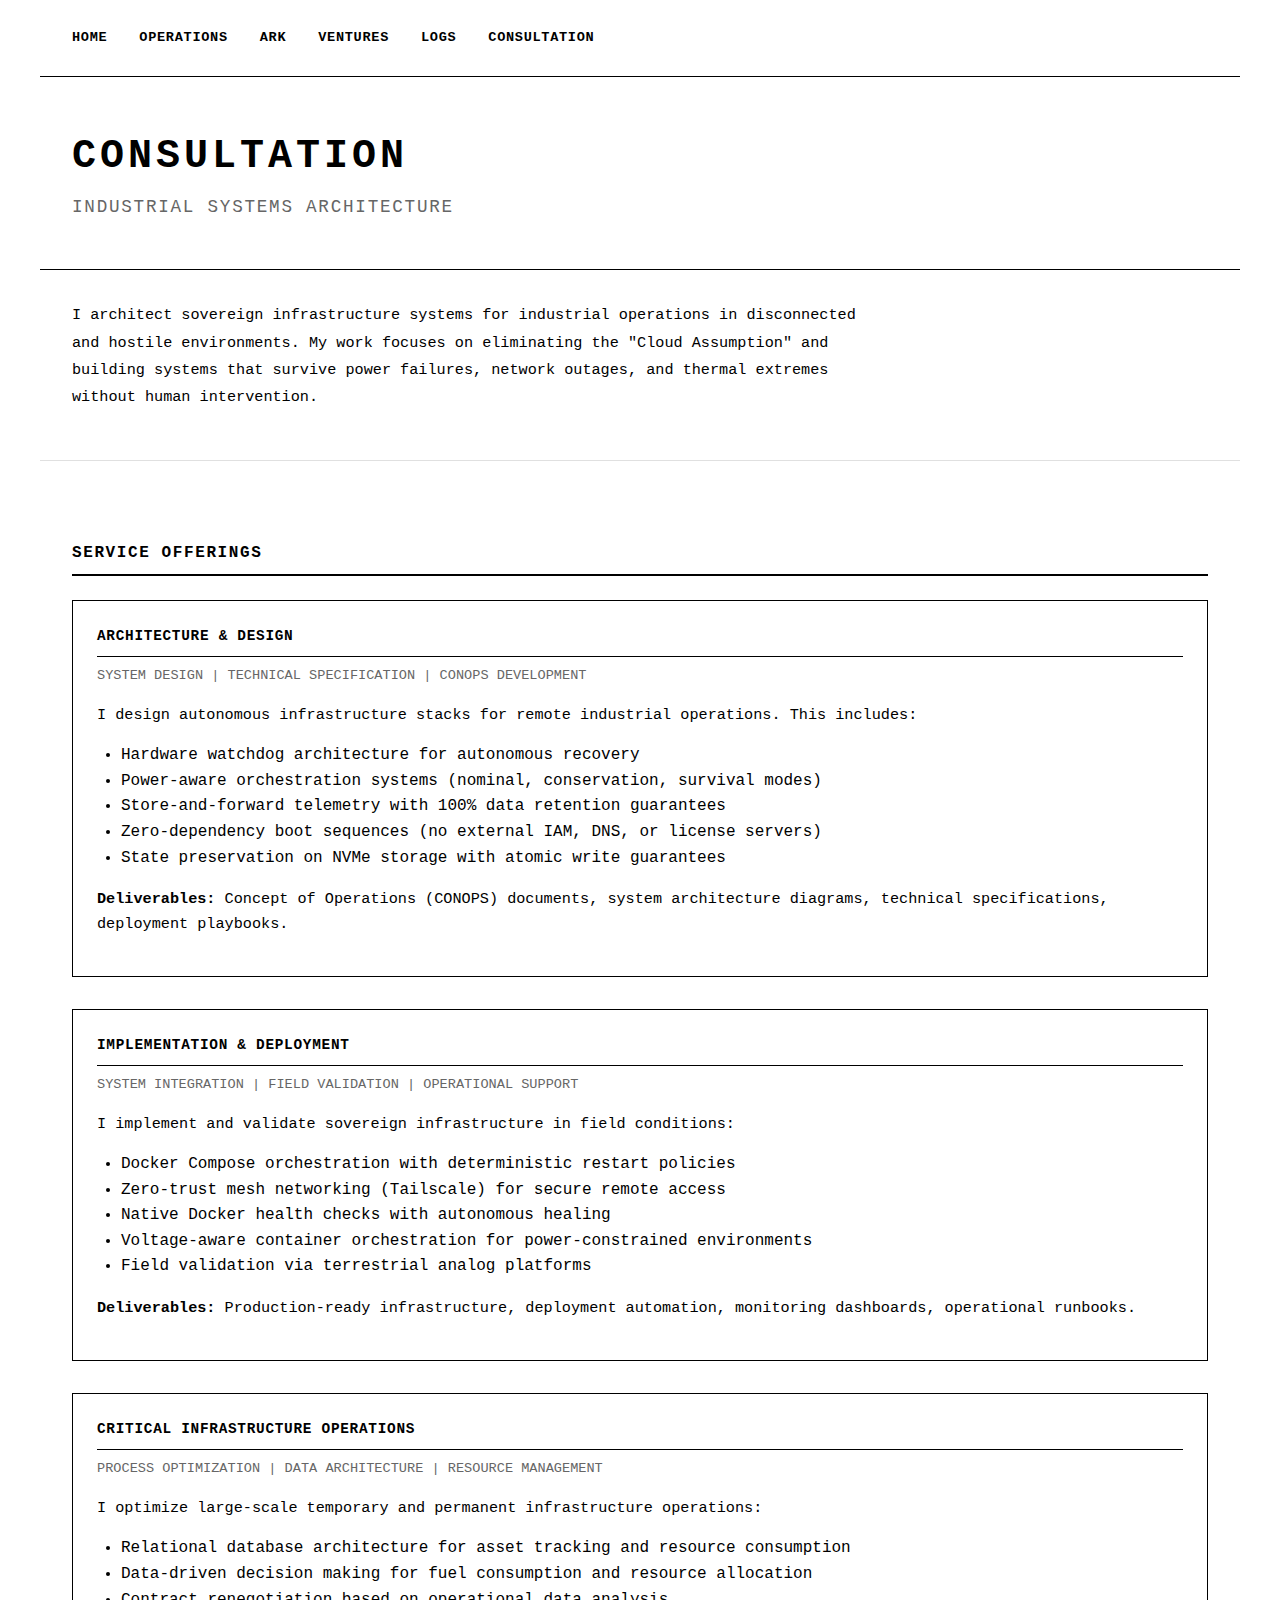
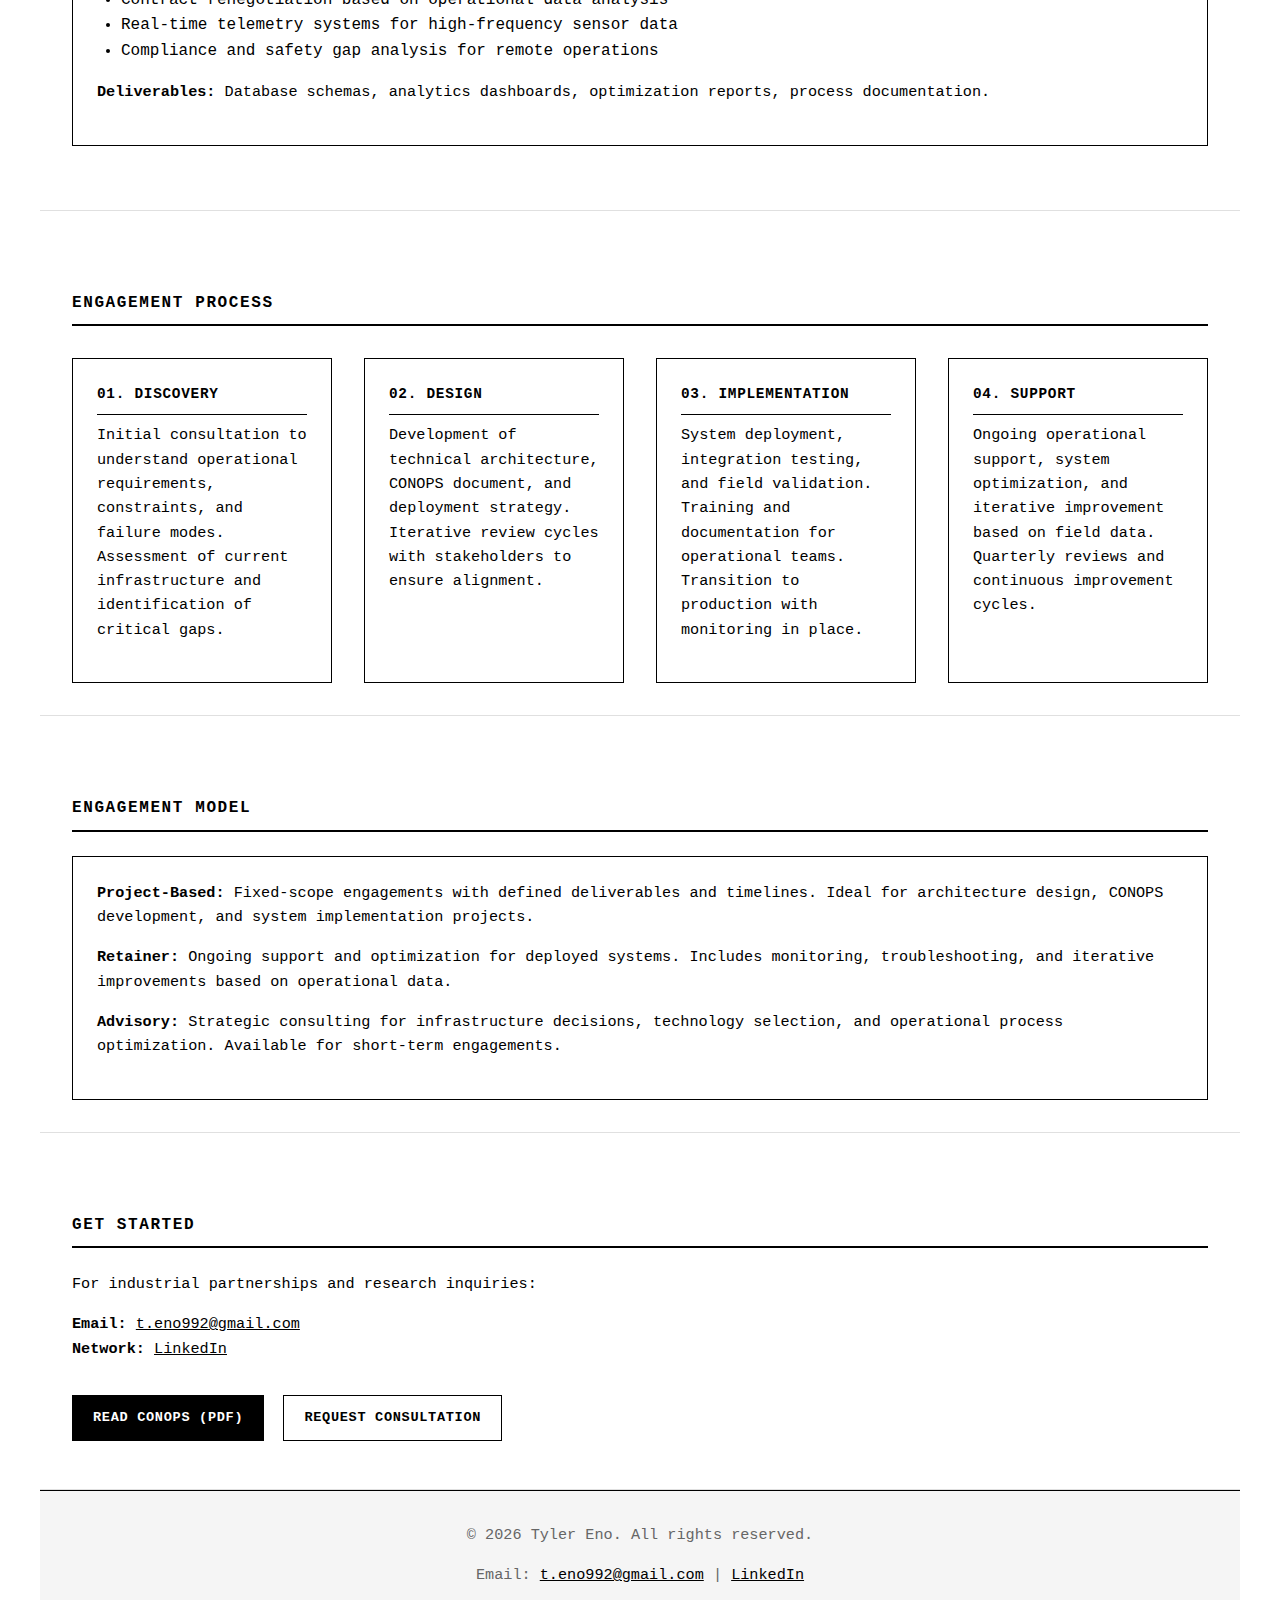
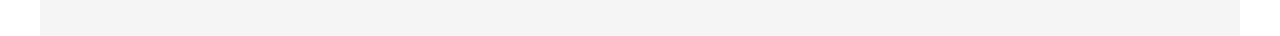
<file: consultation.html>
<!DOCTYPE html>
<html lang="en">
<head>
    <meta charset="UTF-8">
    <meta name="viewport" content="width=device-width, initial-scale=1.0">
    <title>Consultation | Tyler Eno</title>
    <link rel="stylesheet" href="styles.css">
</head>
<body>
    <nav>
        <ul>
            <li><a href="index.html">HOME</a></li>
            <li><a href="operations.html">OPERATIONS</a></li>
            <li><a href="ark.html">ARK</a></li>
            <li><a href="ventures.html">VENTURES</a></li>
            <li><a href="journal.html">LOGS</a></li>
            <li><a href="consultation.html">CONSULTATION</a></li>
        </ul>
    </nav>

    <header class="hero">
        <h1>CONSULTATION</h1>
        <h2>INDUSTRIAL SYSTEMS ARCHITECTURE</h2>
    </header>

    <section class="container">
        <div class="abstract">
            <p>I architect sovereign infrastructure systems for industrial operations in disconnected and hostile environments. My work focuses on eliminating the "Cloud Assumption" and building systems that survive power failures, network outages, and thermal extremes without human intervention.</p>
        </div>
    </section>

    <section class="container">
        <h3>SERVICE OFFERINGS</h3>
        
        <div class="case-study" style="margin-bottom: 2rem;">
            <h4>ARCHITECTURE & DESIGN</h4>
            <div class="role">System Design | Technical Specification | CONOPS Development</div>
            
            <p style="margin-top: 1rem;">I design autonomous infrastructure stacks for remote industrial operations. This includes:</p>
            <ul style="margin-left: 1.5rem; margin-top: 0.5rem;">
                <li>Hardware watchdog architecture for autonomous recovery</li>
                <li>Power-aware orchestration systems (nominal, conservation, survival modes)</li>
                <li>Store-and-forward telemetry with 100% data retention guarantees</li>
                <li>Zero-dependency boot sequences (no external IAM, DNS, or license servers)</li>
                <li>State preservation on NVMe storage with atomic write guarantees</li>
            </ul>
            
            <p style="margin-top: 1rem;"><strong>Deliverables:</strong> Concept of Operations (CONOPS) documents, system architecture diagrams, technical specifications, deployment playbooks.</p>
        </div>

        <div class="case-study" style="margin-bottom: 2rem;">
            <h4>IMPLEMENTATION & DEPLOYMENT</h4>
            <div class="role">System Integration | Field Validation | Operational Support</div>
            
            <p style="margin-top: 1rem;">I implement and validate sovereign infrastructure in field conditions:</p>
            <ul style="margin-left: 1.5rem; margin-top: 0.5rem;">
                <li>Docker Compose orchestration with deterministic restart policies</li>
                <li>Zero-trust mesh networking (Tailscale) for secure remote access</li>
                <li>Native Docker health checks with autonomous healing</li>
                <li>Voltage-aware container orchestration for power-constrained environments</li>
                <li>Field validation via terrestrial analog platforms</li>
            </ul>
            
            <p style="margin-top: 1rem;"><strong>Deliverables:</strong> Production-ready infrastructure, deployment automation, monitoring dashboards, operational runbooks.</p>
        </div>

        <div class="case-study" style="margin-bottom: 2rem;">
            <h4>CRITICAL INFRASTRUCTURE OPERATIONS</h4>
            <div class="role">Process Optimization | Data Architecture | Resource Management</div>
            
            <p style="margin-top: 1rem;">I optimize large-scale temporary and permanent infrastructure operations:</p>
            <ul style="margin-left: 1.5rem; margin-top: 0.5rem;">
                <li>Relational database architecture for asset tracking and resource consumption</li>
                <li>Data-driven decision making for fuel consumption and resource allocation</li>
                <li>Contract renegotiation based on operational data analysis</li>
                <li>Real-time telemetry systems for high-frequency sensor data</li>
                <li>Compliance and safety gap analysis for remote operations</li>
            </ul>
            
            <p style="margin-top: 1rem;"><strong>Deliverables:</strong> Database schemas, analytics dashboards, optimization reports, process documentation.</p>
        </div>
    </section>

    <section class="container">
        <h3>ENGAGEMENT PROCESS</h3>
        
        <div style="display: grid; grid-template-columns: repeat(auto-fit, minmax(250px, 1fr)); gap: 2rem; margin-top: 2rem;">
            <div class="case-study">
                <h4>01. DISCOVERY</h4>
                <p>Initial consultation to understand operational requirements, constraints, and failure modes. Assessment of current infrastructure and identification of critical gaps.</p>
            </div>
            
            <div class="case-study">
                <h4>02. DESIGN</h4>
                <p>Development of technical architecture, CONOPS document, and deployment strategy. Iterative review cycles with stakeholders to ensure alignment.</p>
            </div>
            
            <div class="case-study">
                <h4>03. IMPLEMENTATION</h4>
                <p>System deployment, integration testing, and field validation. Training and documentation for operational teams. Transition to production with monitoring in place.</p>
            </div>
            
            <div class="case-study">
                <h4>04. SUPPORT</h4>
                <p>Ongoing operational support, system optimization, and iterative improvement based on field data. Quarterly reviews and continuous improvement cycles.</p>
            </div>
        </div>
    </section>

    <section class="container">
        <h3>ENGAGEMENT MODEL</h3>
        
        <div class="case-study">
            <p><strong>Project-Based:</strong> Fixed-scope engagements with defined deliverables and timelines. Ideal for architecture design, CONOPS development, and system implementation projects.</p>
            
            <p style="margin-top: 1rem;"><strong>Retainer:</strong> Ongoing support and optimization for deployed systems. Includes monitoring, troubleshooting, and iterative improvements based on operational data.</p>
            
            <p style="margin-top: 1rem;"><strong>Advisory:</strong> Strategic consulting for infrastructure decisions, technology selection, and operational process optimization. Available for short-term engagements.</p>
        </div>
    </section>

    <section class="container">
        <h3>GET STARTED</h3>
        <p>For industrial partnerships and research inquiries:</p>
        <p style="margin-top: 1rem;">
            <strong>Email:</strong> <a href="mailto:t.eno992@gmail.com">t.eno992@gmail.com</a><br>
            <strong>Network:</strong> <a href="https://linkedin.com/in/tyler-eno" target="_blank">LinkedIn</a>
        </p>
        <p style="margin-top: 1.5rem;">
            <a href="ARK-CONOPS.pdf" class="btn" target="_blank">READ CONOPS (PDF)</a>
            <a href="mailto:t.eno992@gmail.com?subject=Consultation Inquiry" class="btn btn-secondary">REQUEST CONSULTATION</a>
        </p>
    </section>

    <footer>
        <p>&copy; 2026 Tyler Eno. All rights reserved.</p>
        <p style="margin-top: 0.5rem;">
            Email: <a href="mailto:t.eno992@gmail.com">t.eno992@gmail.com</a> | 
            <a href="https://linkedin.com/in/tyler-eno" target="_blank">LinkedIn</a>
        </p>
    </footer>
</body>
</html>
</file>
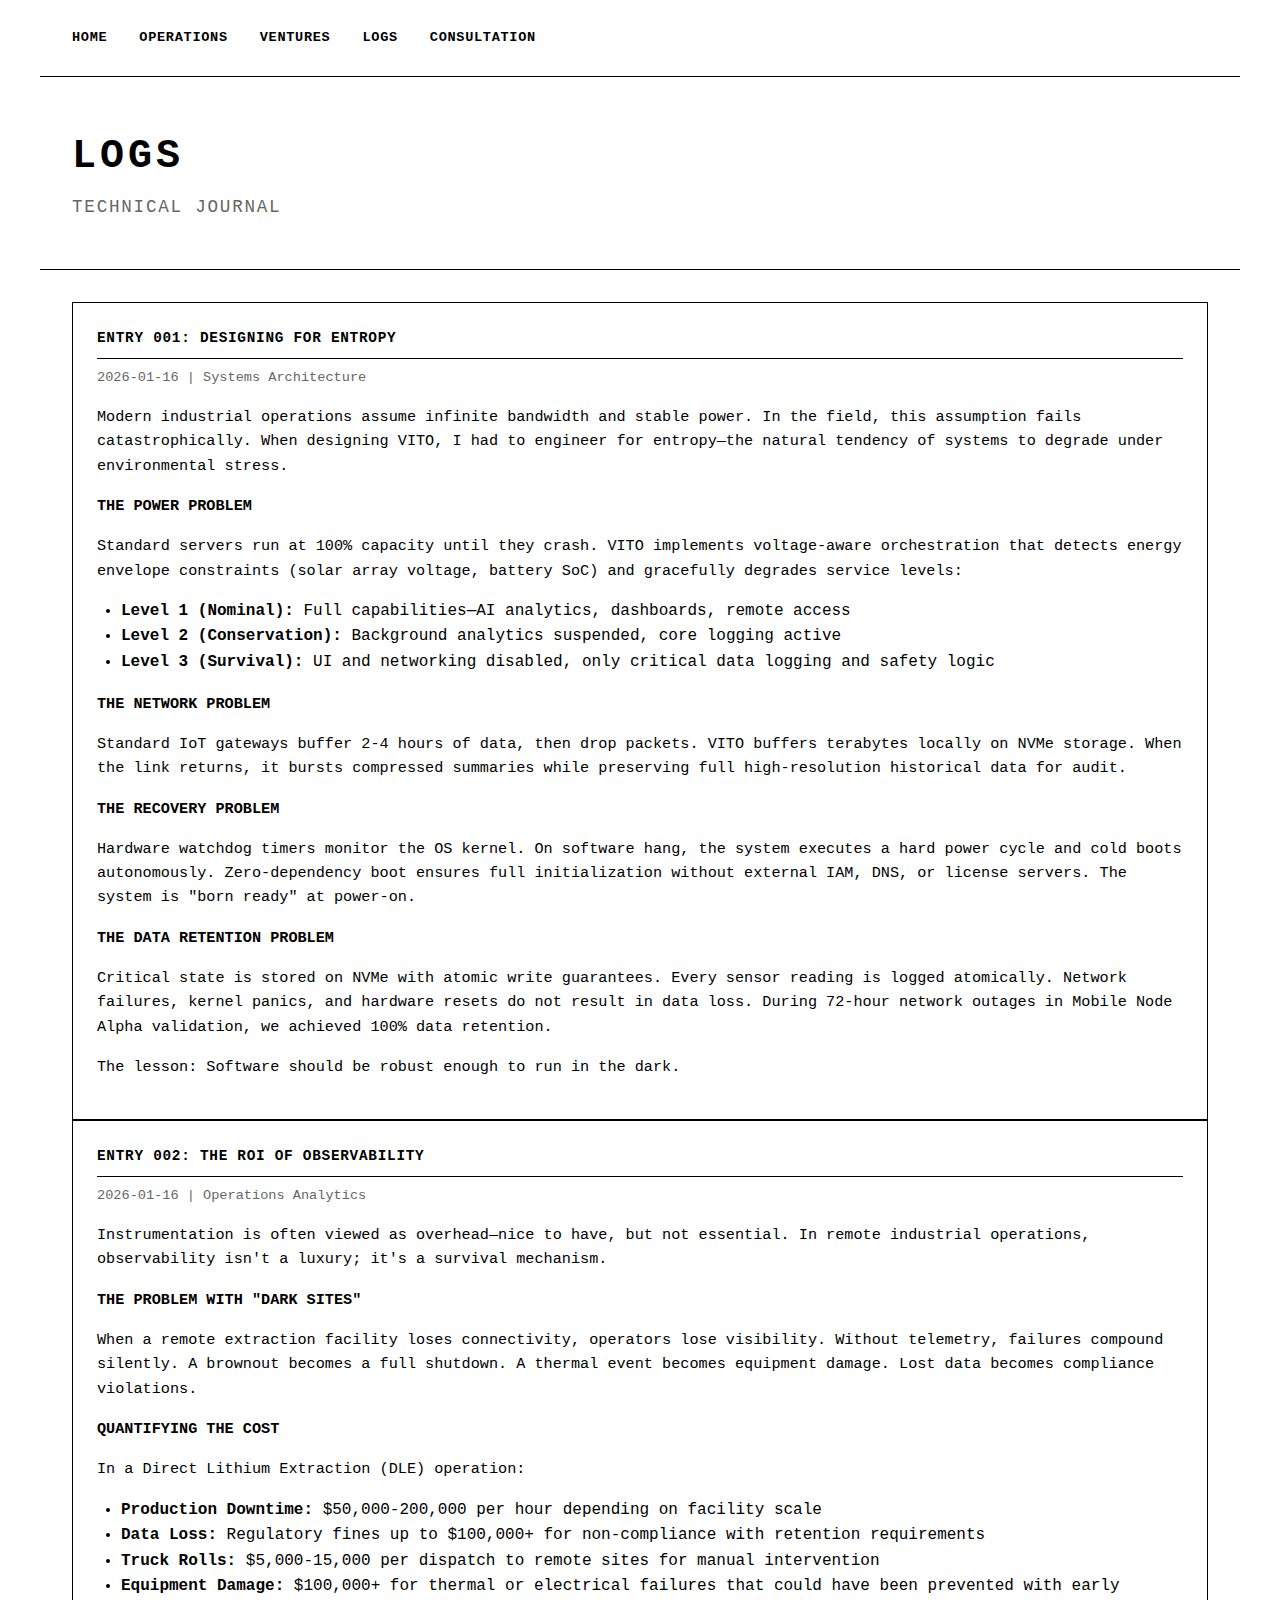
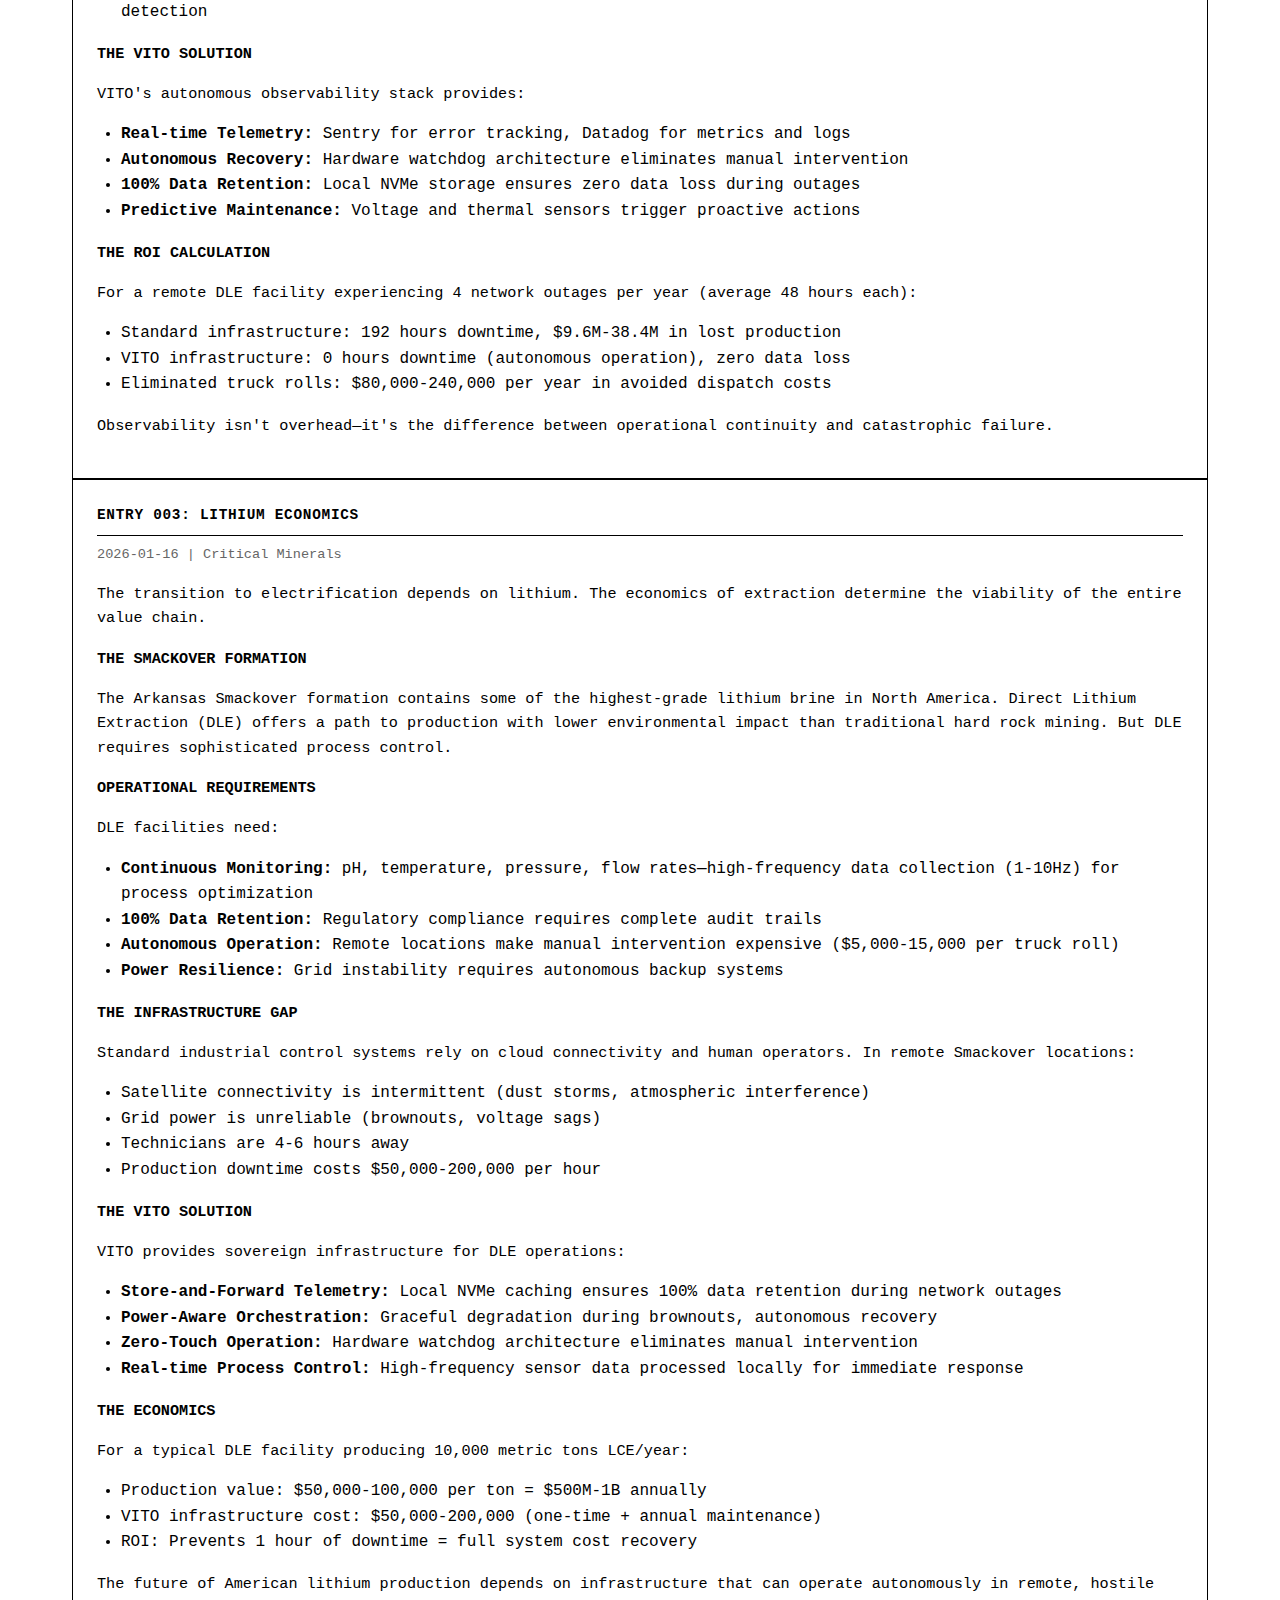
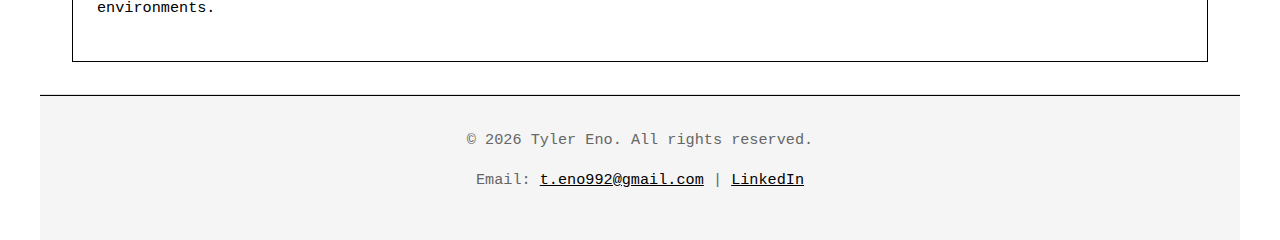
<file: journal.html>
<!DOCTYPE html>
<html lang="en">
<head>
    <meta charset="UTF-8">
    <meta name="viewport" content="width=device-width, initial-scale=1.0">
    <title>Logs | Tyler Eno</title>
    <link rel="stylesheet" href="styles.css">
</head>
<body>
    <nav>
        <ul>
            <li><a href="index.html">HOME</a></li>
            <li><a href="operations.html">OPERATIONS</a></li>
            <li><a href="ventures.html">VENTURES</a></li>
            <li><a href="journal.html">LOGS</a></li>
            <li><a href="consultation.html">CONSULTATION</a></li>
        </ul>
    </nav>

    <header class="hero">
        <h1>LOGS</h1>
        <h2>TECHNICAL JOURNAL</h2>
    </header>

    <section class="container">
        <div class="case-study">
            <h4>ENTRY 001: DESIGNING FOR ENTROPY</h4>
            <p style="color: var(--gray); font-size: 0.85rem; margin-bottom: 1rem;">2026-01-16 | Systems Architecture</p>
            
            <p>Modern industrial operations assume infinite bandwidth and stable power. In the field, this assumption fails catastrophically. When designing VITO, I had to engineer for entropy—the natural tendency of systems to degrade under environmental stress.</p>
            
            <p style="margin-top: 1rem;"><strong>THE POWER PROBLEM</strong></p>
            <p>Standard servers run at 100% capacity until they crash. VITO implements voltage-aware orchestration that detects energy envelope constraints (solar array voltage, battery SoC) and gracefully degrades service levels:</p>
            <ul style="margin-left: 1.5rem; margin-top: 0.5rem;">
                <li><strong>Level 1 (Nominal):</strong> Full capabilities—AI analytics, dashboards, remote access</li>
                <li><strong>Level 2 (Conservation):</strong> Background analytics suspended, core logging active</li>
                <li><strong>Level 3 (Survival):</strong> UI and networking disabled, only critical data logging and safety logic</li>
            </ul>
            
            <p style="margin-top: 1rem;"><strong>THE NETWORK PROBLEM</strong></p>
            <p>Standard IoT gateways buffer 2-4 hours of data, then drop packets. VITO buffers terabytes locally on NVMe storage. When the link returns, it bursts compressed summaries while preserving full high-resolution historical data for audit.</p>
            
            <p style="margin-top: 1rem;"><strong>THE RECOVERY PROBLEM</strong></p>
            <p>Hardware watchdog timers monitor the OS kernel. On software hang, the system executes a hard power cycle and cold boots autonomously. Zero-dependency boot ensures full initialization without external IAM, DNS, or license servers. The system is "born ready" at power-on.</p>
            
            <p style="margin-top: 1rem;"><strong>THE DATA RETENTION PROBLEM</strong></p>
            <p>Critical state is stored on NVMe with atomic write guarantees. Every sensor reading is logged atomically. Network failures, kernel panics, and hardware resets do not result in data loss. During 72-hour network outages in Mobile Node Alpha validation, we achieved 100% data retention.</p>
            
            <p style="margin-top: 1rem;">The lesson: Software should be robust enough to run in the dark.</p>
        </div>

        <div class="case-study">
            <h4>ENTRY 002: THE ROI OF OBSERVABILITY</h4>
            <p style="color: var(--gray); font-size: 0.85rem; margin-bottom: 1rem;">2026-01-16 | Operations Analytics</p>
            
            <p>Instrumentation is often viewed as overhead—nice to have, but not essential. In remote industrial operations, observability isn't a luxury; it's a survival mechanism.</p>
            
            <p style="margin-top: 1rem;"><strong>THE PROBLEM WITH "DARK SITES"</strong></p>
            <p>When a remote extraction facility loses connectivity, operators lose visibility. Without telemetry, failures compound silently. A brownout becomes a full shutdown. A thermal event becomes equipment damage. Lost data becomes compliance violations.</p>
            
            <p style="margin-top: 1rem;"><strong>QUANTIFYING THE COST</strong></p>
            <p>In a Direct Lithium Extraction (DLE) operation:</p>
            <ul style="margin-left: 1.5rem; margin-top: 0.5rem;">
                <li><strong>Production Downtime:</strong> $50,000-200,000 per hour depending on facility scale</li>
                <li><strong>Data Loss:</strong> Regulatory fines up to $100,000+ for non-compliance with retention requirements</li>
                <li><strong>Truck Rolls:</strong> $5,000-15,000 per dispatch to remote sites for manual intervention</li>
                <li><strong>Equipment Damage:</strong> $100,000+ for thermal or electrical failures that could have been prevented with early detection</li>
            </ul>
            
            <p style="margin-top: 1rem;"><strong>THE VITO SOLUTION</strong></p>
            <p>VITO's autonomous observability stack provides:</p>
            <ul style="margin-left: 1.5rem; margin-top: 0.5rem;">
                <li><strong>Real-time Telemetry:</strong> Sentry for error tracking, Datadog for metrics and logs</li>
                <li><strong>Autonomous Recovery:</strong> Hardware watchdog architecture eliminates manual intervention</li>
                <li><strong>100% Data Retention:</strong> Local NVMe storage ensures zero data loss during outages</li>
                <li><strong>Predictive Maintenance:</strong> Voltage and thermal sensors trigger proactive actions</li>
            </ul>
            
            <p style="margin-top: 1rem;"><strong>THE ROI CALCULATION</strong></p>
            <p>For a remote DLE facility experiencing 4 network outages per year (average 48 hours each):</p>
            <ul style="margin-left: 1.5rem; margin-top: 0.5rem;">
                <li>Standard infrastructure: 192 hours downtime, $9.6M-38.4M in lost production</li>
                <li>VITO infrastructure: 0 hours downtime (autonomous operation), zero data loss</li>
                <li>Eliminated truck rolls: $80,000-240,000 per year in avoided dispatch costs</li>
            </ul>
            
            <p style="margin-top: 1rem;">Observability isn't overhead—it's the difference between operational continuity and catastrophic failure.</p>
        </div>

        <div class="case-study">
            <h4>ENTRY 003: LITHIUM ECONOMICS</h4>
            <p style="color: var(--gray); font-size: 0.85rem; margin-bottom: 1rem;">2026-01-16 | Critical Minerals</p>
            
            <p>The transition to electrification depends on lithium. The economics of extraction determine the viability of the entire value chain.</p>
            
            <p style="margin-top: 1rem;"><strong>THE SMACKOVER FORMATION</strong></p>
            <p>The Arkansas Smackover formation contains some of the highest-grade lithium brine in North America. Direct Lithium Extraction (DLE) offers a path to production with lower environmental impact than traditional hard rock mining. But DLE requires sophisticated process control.</p>
            
            <p style="margin-top: 1rem;"><strong>OPERATIONAL REQUIREMENTS</strong></p>
            <p>DLE facilities need:</p>
            <ul style="margin-left: 1.5rem; margin-top: 0.5rem;">
                <li><strong>Continuous Monitoring:</strong> pH, temperature, pressure, flow rates—high-frequency data collection (1-10Hz) for process optimization</li>
                <li><strong>100% Data Retention:</strong> Regulatory compliance requires complete audit trails</li>
                <li><strong>Autonomous Operation:</strong> Remote locations make manual intervention expensive ($5,000-15,000 per truck roll)</li>
                <li><strong>Power Resilience:</strong> Grid instability requires autonomous backup systems</li>
            </ul>
            
            <p style="margin-top: 1rem;"><strong>THE INFRASTRUCTURE GAP</strong></p>
            <p>Standard industrial control systems rely on cloud connectivity and human operators. In remote Smackover locations:</p>
            <ul style="margin-left: 1.5rem; margin-top: 0.5rem;">
                <li>Satellite connectivity is intermittent (dust storms, atmospheric interference)</li>
                <li>Grid power is unreliable (brownouts, voltage sags)</li>
                <li>Technicians are 4-6 hours away</li>
                <li>Production downtime costs $50,000-200,000 per hour</li>
            </ul>
            
            <p style="margin-top: 1rem;"><strong>THE VITO SOLUTION</strong></p>
            <p>VITO provides sovereign infrastructure for DLE operations:</p>
            <ul style="margin-left: 1.5rem; margin-top: 0.5rem;">
                <li><strong>Store-and-Forward Telemetry:</strong> Local NVMe caching ensures 100% data retention during network outages</li>
                <li><strong>Power-Aware Orchestration:</strong> Graceful degradation during brownouts, autonomous recovery</li>
                <li><strong>Zero-Touch Operation:</strong> Hardware watchdog architecture eliminates manual intervention</li>
                <li><strong>Real-time Process Control:</strong> High-frequency sensor data processed locally for immediate response</li>
            </ul>
            
            <p style="margin-top: 1rem;"><strong>THE ECONOMICS</strong></p>
            <p>For a typical DLE facility producing 10,000 metric tons LCE/year:</p>
            <ul style="margin-left: 1.5rem; margin-top: 0.5rem;">
                <li>Production value: $50,000-100,000 per ton = $500M-1B annually</li>
                <li>VITO infrastructure cost: $50,000-200,000 (one-time + annual maintenance)</li>
                <li>ROI: Prevents 1 hour of downtime = full system cost recovery</li>
            </ul>
            
            <p style="margin-top: 1rem;">The future of American lithium production depends on infrastructure that can operate autonomously in remote, hostile environments.</p>
        </div>
    </section>

    <footer>
        <p>&copy; 2026 Tyler Eno. All rights reserved.</p>
        <p style="margin-top: 0.5rem;">
            Email: <a href="mailto:t.eno992@gmail.com">t.eno992@gmail.com</a> | 
            <a href="https://linkedin.com/in/tyler-eno" target="_blank">LinkedIn</a>
        </p>
    </footer>
</body>
</html>
</file>
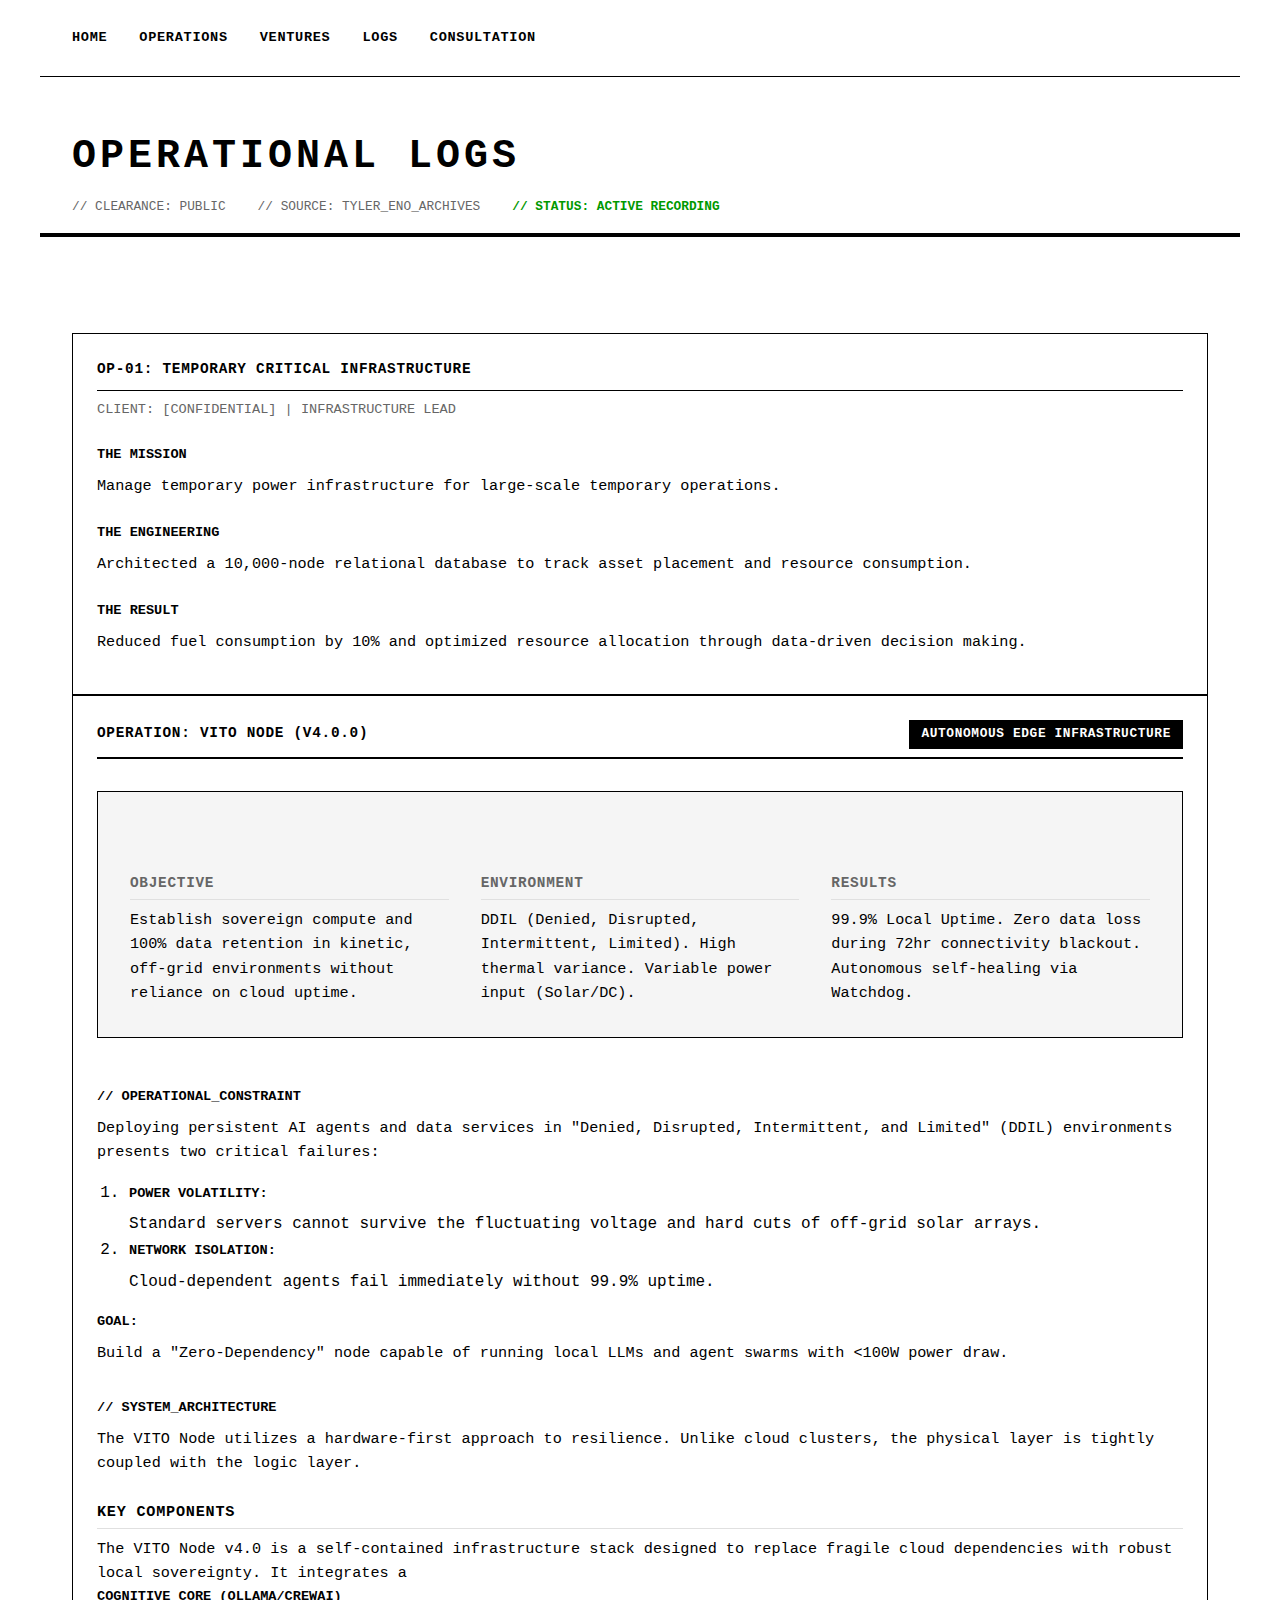
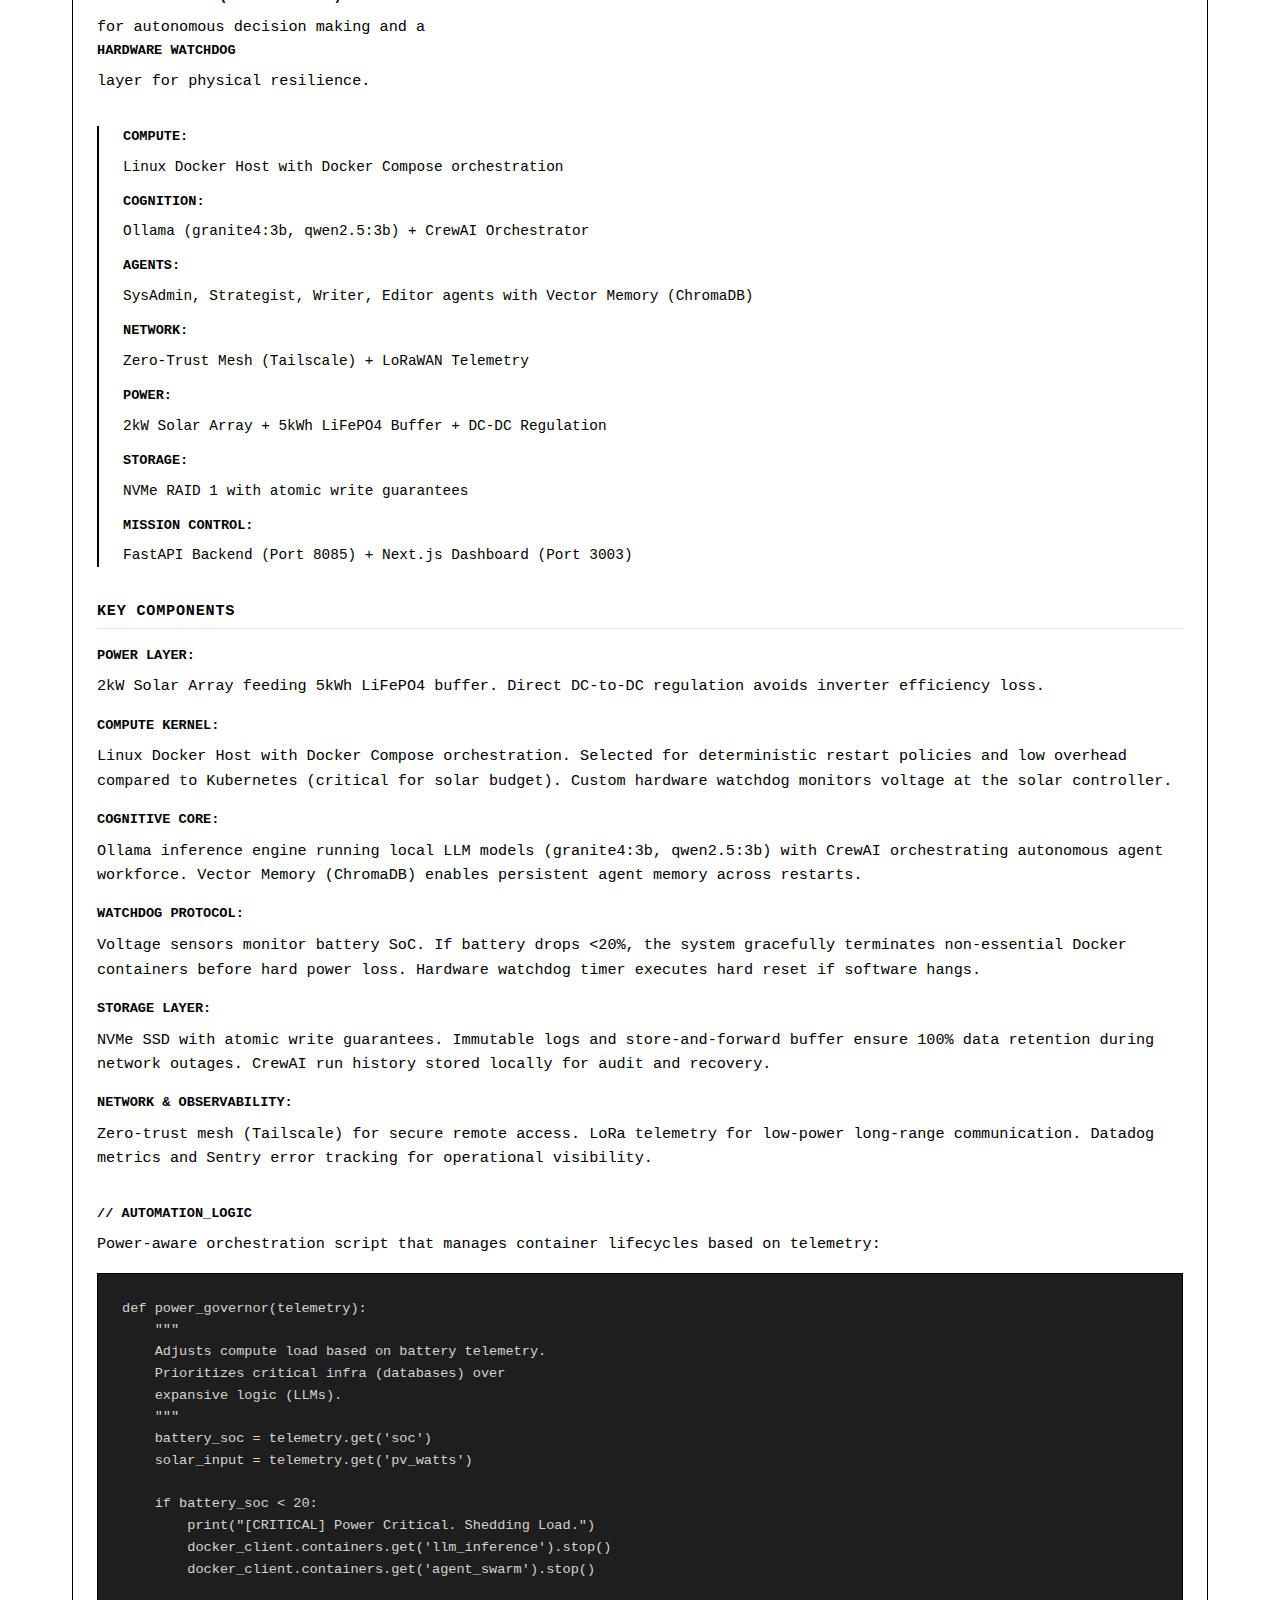
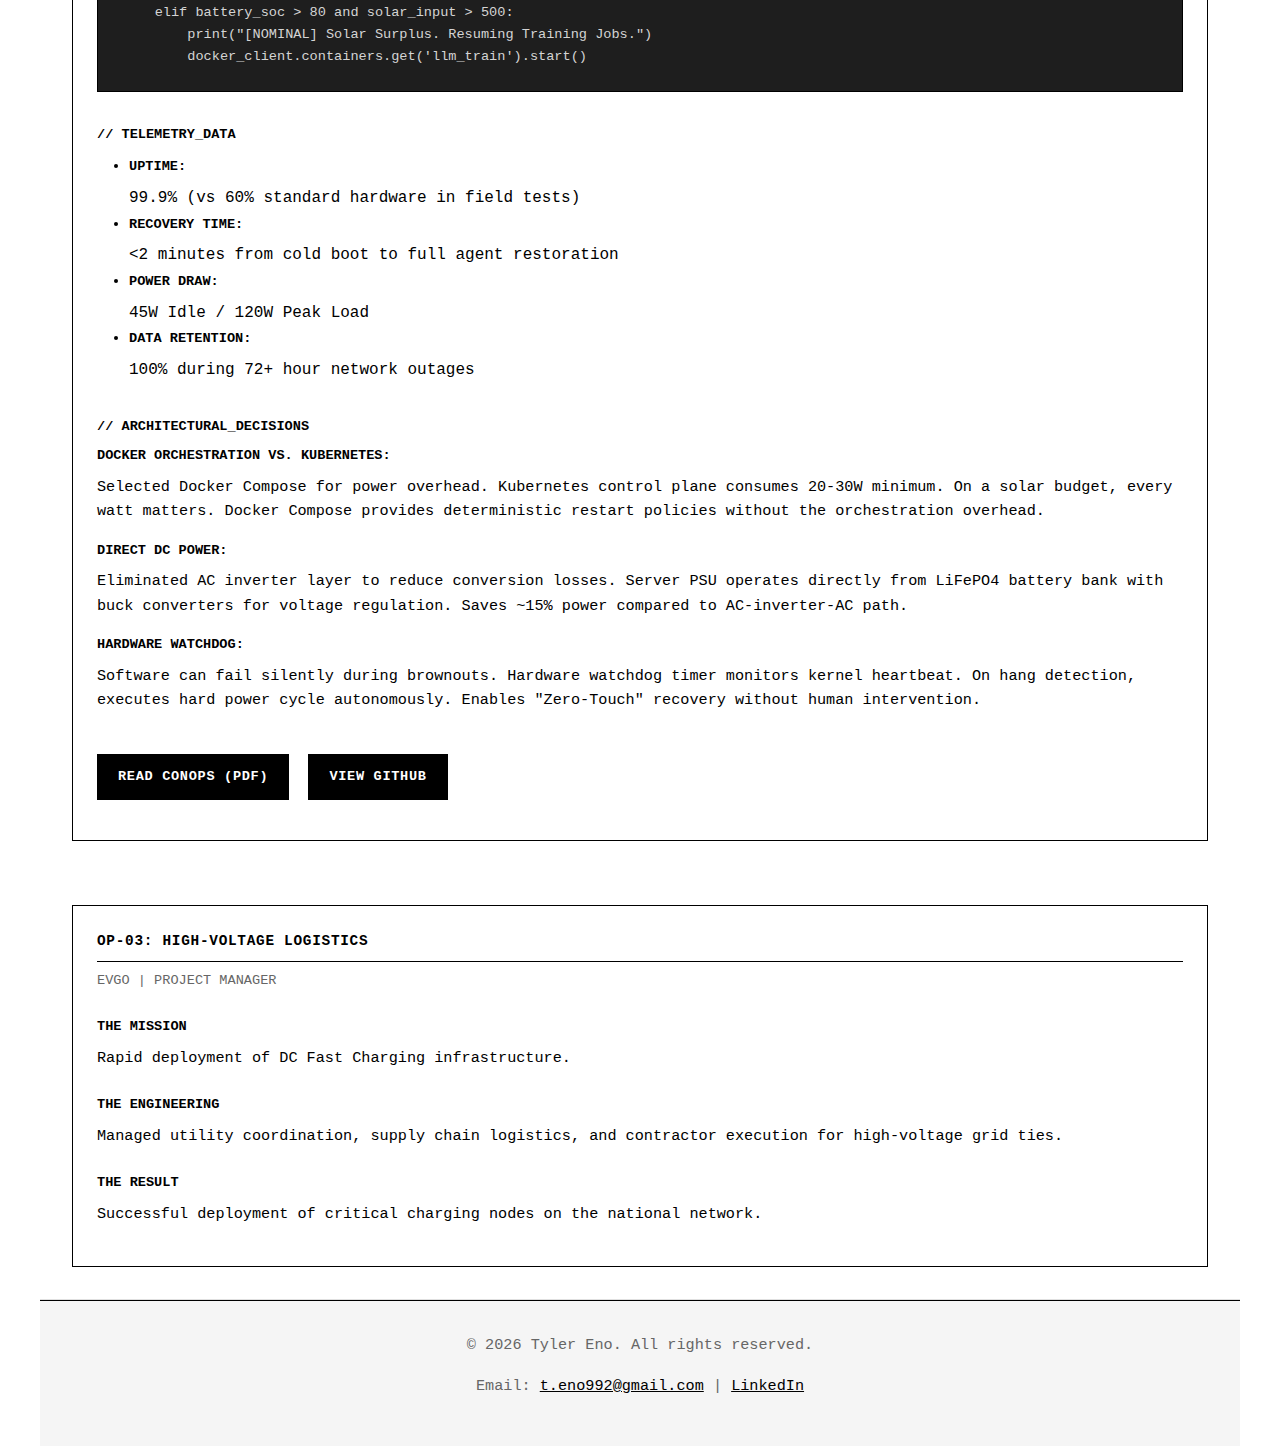
<file: operations.html>
<!DOCTYPE html>
<html lang="en">
<head>
    <meta charset="UTF-8">
    <meta name="viewport" content="width=device-width, initial-scale=1.0">
    <title>Operations | Tyler Eno</title>
    <link rel="stylesheet" href="styles.css">
</head>
<body>
    <nav>
        <ul>
            <li><a href="index.html">HOME</a></li>
            <li><a href="operations.html">OPERATIONS</a></li>
            <li><a href="ventures.html">VENTURES</a></li>
            <li><a href="journal.html">LOGS</a></li>
            <li><a href="consultation.html">CONSULTATION</a></li>
        </ul>
    </nav>

    <header class="hero page-header">
        <h1>OPERATIONAL LOGS</h1>
        <div class="meta-block">
            <span>// CLEARANCE: PUBLIC</span>
            <span>// SOURCE: TYLER_ENO_ARCHIVES</span>
            <span class="status-live">// STATUS: ACTIVE RECORDING</span>
        </div>
    </header>

    <section class="container">
        <div class="case-study">
            <h4>OP-01: TEMPORARY CRITICAL INFRASTRUCTURE</h4>
            <div class="role">Client: [CONFIDENTIAL] | Infrastructure Lead</div>
            
            <div class="mission">
                <strong>THE MISSION</strong>
                <p>Manage temporary power infrastructure for large-scale temporary operations.</p>
            </div>
            
            <div class="engineering">
                <strong>THE ENGINEERING</strong>
                <p>Architected a 10,000-node relational database to track asset placement and resource consumption.</p>
            </div>
            
            <div class="result">
                <strong>THE RESULT</strong>
                <p>Reduced fuel consumption by 10% and optimized resource allocation through data-driven decision making.</p>
            </div>
        </div>

        <div class="case-study project-dossier" id="vito" style="margin-bottom: 4rem;">
            <div class="dossier-header">
                <h4>OPERATION: VITO NODE (v4.0.0)</h4>
                <span class="project-tag">AUTONOMOUS EDGE INFRASTRUCTURE</span>
            </div>
            
            <div class="specs-grid">
                <div class="spec-card">
                    <h3>OBJECTIVE</h3>
                    <p>Establish sovereign compute and 100% data retention in kinetic, off-grid environments without reliance on cloud uptime.</p>
                </div>
                <div class="spec-card">
                    <h3>ENVIRONMENT</h3>
                    <p>DDIL (Denied, Disrupted, Intermittent, Limited). High thermal variance. Variable power input (Solar/DC).</p>
                </div>
                <div class="spec-card">
                    <h3>RESULTS</h3>
                    <p>99.9% Local Uptime. Zero data loss during 72hr connectivity blackout. Autonomous self-healing via Watchdog.</p>
                </div>
            </div>
            
            <div class="mission" style="margin-top: 2rem;">
                <strong>// OPERATIONAL_CONSTRAINT</strong>
                <p>Deploying persistent AI agents and data services in "Denied, Disrupted, Intermittent, and Limited" (DDIL) environments presents two critical failures:</p>
                <ol style="margin-left: 2rem; margin-top: 0.5rem;">
                    <li><strong>Power Volatility:</strong> Standard servers cannot survive the fluctuating voltage and hard cuts of off-grid solar arrays.</li>
                    <li><strong>Network Isolation:</strong> Cloud-dependent agents fail immediately without 99.9% uptime.</li>
                </ol>
                <p style="margin-top: 1rem;"><strong>Goal:</strong> Build a "Zero-Dependency" node capable of running local LLMs and agent swarms with &lt;100W power draw.</p>
            </div>
            
            <div class="engineering" style="margin-top: 2rem;">
                <strong>// SYSTEM_ARCHITECTURE</strong>
                <p style="margin-top: 0.5rem;">The VITO Node utilizes a hardware-first approach to resilience. Unlike cloud clusters, the physical layer is tightly coupled with the logic layer.</p>
                
                <h4 style="margin-top: 1.5rem; font-size: 0.95rem; border-bottom: 1px solid var(--border); padding-bottom: 0.25rem;">KEY COMPONENTS</h4>
                
                <p style="margin-top: 0.5rem;">The VITO Node v4.0 is a self-contained infrastructure stack designed to replace fragile cloud dependencies with robust local sovereignty. It integrates a <strong>Cognitive Core (Ollama/CrewAI)</strong> for autonomous decision making and a <strong>Hardware Watchdog</strong> layer for physical resilience.</p>
                
                <div class="tech-stack-list">
                    <ul>
                        <li><strong>Compute:</strong> Linux Docker Host with Docker Compose orchestration</li>
                        <li><strong>Cognition:</strong> Ollama (granite4:3b, qwen2.5:3b) + CrewAI Orchestrator</li>
                        <li><strong>Agents:</strong> SysAdmin, Strategist, Writer, Editor agents with Vector Memory (ChromaDB)</li>
                        <li><strong>Network:</strong> Zero-Trust Mesh (Tailscale) + LoRaWAN Telemetry</li>
                        <li><strong>Power:</strong> 2kW Solar Array + 5kWh LiFePO4 Buffer + DC-DC Regulation</li>
                        <li><strong>Storage:</strong> NVMe RAID 1 with atomic write guarantees</li>
                        <li><strong>Mission Control:</strong> FastAPI Backend (Port 8085) + Next.js Dashboard (Port 3003)</li>
                    </ul>
                </div>
                
                <h4 style="margin-top: 1.5rem; font-size: 0.95rem; border-bottom: 1px solid var(--border); padding-bottom: 0.25rem;">KEY COMPONENTS</h4>
                
                <p style="margin-top: 1rem;"><strong>Power Layer:</strong> 2kW Solar Array feeding 5kWh LiFePO4 buffer. Direct DC-to-DC regulation avoids inverter efficiency loss.</p>
                
                <p><strong>Compute Kernel:</strong> Linux Docker Host with Docker Compose orchestration. Selected for deterministic restart policies and low overhead compared to Kubernetes (critical for solar budget). Custom hardware watchdog monitors voltage at the solar controller.</p>
                
                <p><strong>Cognitive Core:</strong> Ollama inference engine running local LLM models (granite4:3b, qwen2.5:3b) with CrewAI orchestrating autonomous agent workforce. Vector Memory (ChromaDB) enables persistent agent memory across restarts.</p>
                
                <p><strong>Watchdog Protocol:</strong> Voltage sensors monitor battery SoC. If battery drops &lt;20%, the system gracefully terminates non-essential Docker containers before hard power loss. Hardware watchdog timer executes hard reset if software hangs.</p>
                
                <p><strong>Storage Layer:</strong> NVMe SSD with atomic write guarantees. Immutable logs and store-and-forward buffer ensure 100% data retention during network outages. CrewAI run history stored locally for audit and recovery.</p>
                
                <p><strong>Network & Observability:</strong> Zero-trust mesh (Tailscale) for secure remote access. LoRa telemetry for low-power long-range communication. Datadog metrics and Sentry error tracking for operational visibility.</p>
            </div>
            
            <div class="engineering" style="margin-top: 2rem;">
                <strong>// AUTOMATION_LOGIC</strong>
                <p style="margin-top: 0.5rem;">Power-aware orchestration script that manages container lifecycles based on telemetry:</p>
                
                <div class="code-block">
<pre><code>def power_governor(telemetry):
    """
    Adjusts compute load based on battery telemetry.
    Prioritizes critical infra (databases) over 
    expansive logic (LLMs).
    """
    battery_soc = telemetry.get('soc')
    solar_input = telemetry.get('pv_watts')

    if battery_soc < 20:
        print("[CRITICAL] Power Critical. Shedding Load.")
        docker_client.containers.get('llm_inference').stop()
        docker_client.containers.get('agent_swarm').stop()
    
    elif battery_soc > 80 and solar_input > 500:
        print("[NOMINAL] Solar Surplus. Resuming Training Jobs.")
        docker_client.containers.get('llm_train').start()</code></pre>
                </div>
            </div>
            
            <div class="result" style="margin-top: 2rem;">
                <strong>// TELEMETRY_DATA</strong>
                <ul style="margin-left: 2rem; margin-top: 0.5rem;">
                    <li><strong>Uptime:</strong> 99.9% (vs 60% standard hardware in field tests)</li>
                    <li><strong>Recovery Time:</strong> &lt;2 minutes from cold boot to full agent restoration</li>
                    <li><strong>Power Draw:</strong> 45W Idle / 120W Peak Load</li>
                    <li><strong>Data Retention:</strong> 100% during 72+ hour network outages</li>
                </ul>
            </div>
            
            <div class="result" style="margin-top: 2rem;">
                <strong>// ARCHITECTURAL_DECISIONS</strong>
                <p style="margin-top: 0.5rem;"><strong>Docker Orchestration vs. Kubernetes:</strong> Selected Docker Compose for power overhead. Kubernetes control plane consumes 20-30W minimum. On a solar budget, every watt matters. Docker Compose provides deterministic restart policies without the orchestration overhead.</p>
                
                <p><strong>Direct DC Power:</strong> Eliminated AC inverter layer to reduce conversion losses. Server PSU operates directly from LiFePO4 battery bank with buck converters for voltage regulation. Saves ~15% power compared to AC-inverter-AC path.</p>
                
                <p><strong>Hardware Watchdog:</strong> Software can fail silently during brownouts. Hardware watchdog timer monitors kernel heartbeat. On hang detection, executes hard power cycle autonomously. Enables "Zero-Touch" recovery without human intervention.</p>
            </div>
            
            <p style="margin-top: 2rem;">
                <a href="ARK-CONOPS.pdf" class="btn" target="_blank">READ CONOPS (PDF)</a>
                <a href="https://github.com/Tylereno/vito-node" class="btn" target="_blank">VIEW GITHUB</a>
            </p>
        </div>

        <div class="case-study">
            <h4>OP-03: HIGH-VOLTAGE LOGISTICS</h4>
            <div class="role">EVgo | Project Manager</div>
            
            <div class="mission">
                <strong>THE MISSION</strong>
                <p>Rapid deployment of DC Fast Charging infrastructure.</p>
            </div>
            
            <div class="engineering">
                <strong>THE ENGINEERING</strong>
                <p>Managed utility coordination, supply chain logistics, and contractor execution for high-voltage grid ties.</p>
            </div>
            
            <div class="result">
                <strong>THE RESULT</strong>
                <p>Successful deployment of critical charging nodes on the national network.</p>
            </div>
        </div>
    </section>

    <footer>
        <p>&copy; 2026 Tyler Eno. All rights reserved.</p>
        <p style="margin-top: 0.5rem;">
            Email: <a href="mailto:t.eno992@gmail.com">t.eno992@gmail.com</a> | 
            <a href="https://linkedin.com/in/tyler-eno" target="_blank">LinkedIn</a>
        </p>
    </footer>
</body>
</html>
</file>
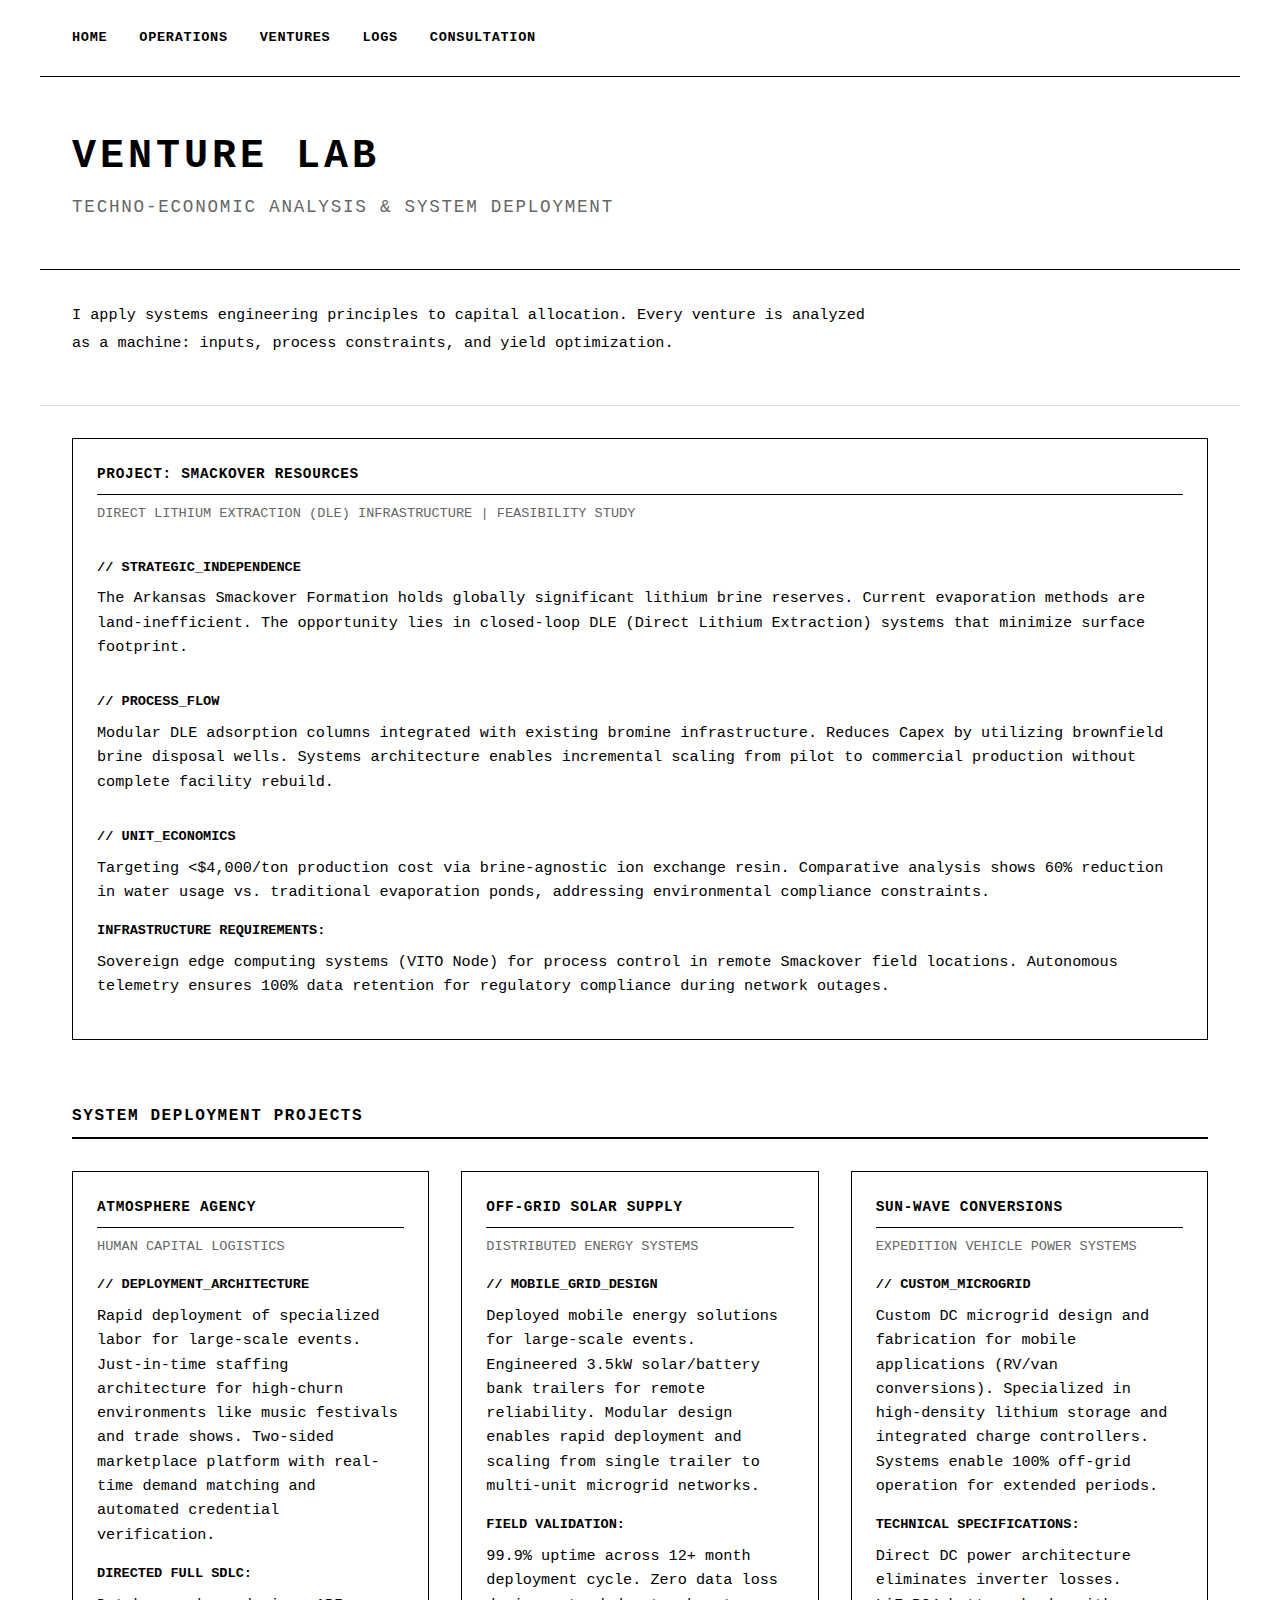
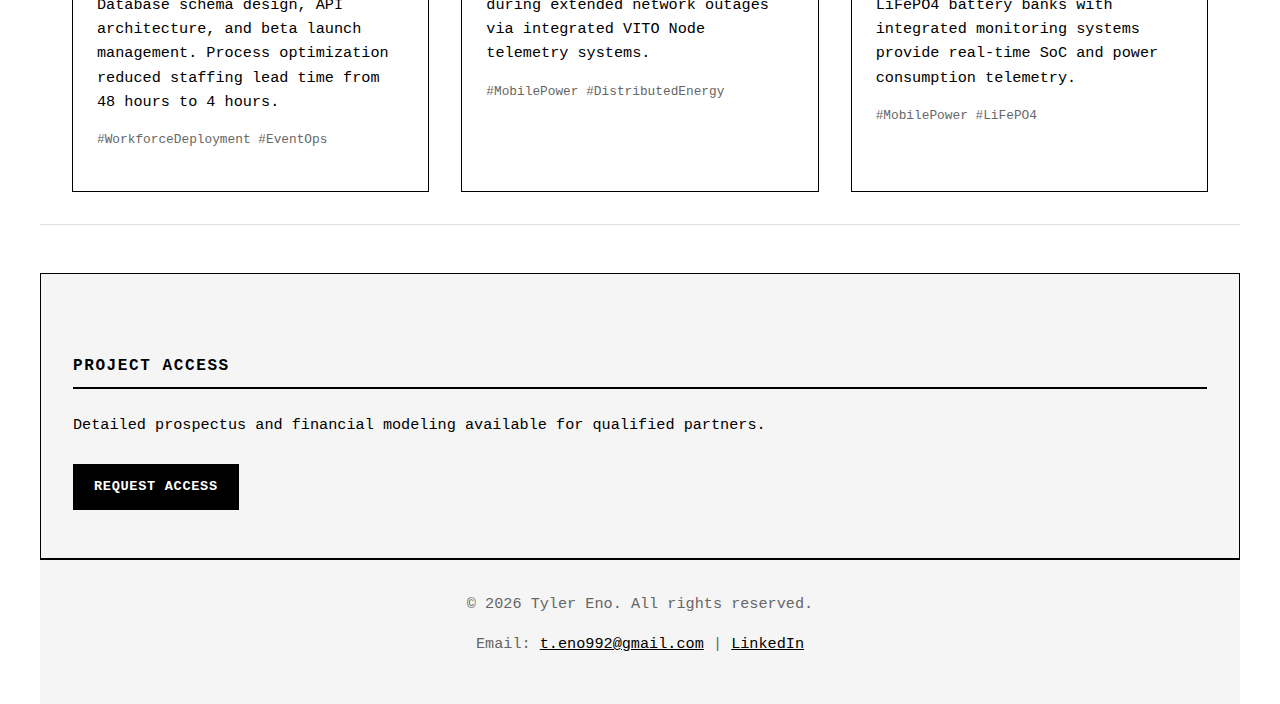
<file: ventures.html>
<!DOCTYPE html>
<html lang="en">
<head>
    <meta charset="UTF-8">
    <meta name="viewport" content="width=device-width, initial-scale=1.0">
    <title>Ventures | Tyler Eno</title>
    <link rel="stylesheet" href="styles.css">
</head>
<body>
    <nav>
        <ul>
            <li><a href="index.html">HOME</a></li>
            <li><a href="operations.html">OPERATIONS</a></li>
            <li><a href="ventures.html">VENTURES</a></li>
            <li><a href="journal.html">LOGS</a></li>
            <li><a href="consultation.html">CONSULTATION</a></li>
        </ul>
    </nav>

    <header class="hero">
        <h1>VENTURE LAB</h1>
        <h2>TECHNO-ECONOMIC ANALYSIS & SYSTEM DEPLOYMENT</h2>
    </header>

    <section class="container">
        <div class="abstract">
            <p>I apply systems engineering principles to capital allocation. Every venture is analyzed as a machine: inputs, process constraints, and yield optimization.</p>
        </div>
    </section>

    <section class="container">
        <div class="case-study" id="smackover" style="margin-bottom: 4rem;">
            <h4>PROJECT: SMACKOVER RESOURCES</h4>
            <div class="role">Direct Lithium Extraction (DLE) Infrastructure | Feasibility Study</div>
            
            <div class="mission" style="margin-top: 2rem;">
                <strong>// STRATEGIC_INDEPENDENCE</strong>
                <p style="margin-top: 0.5rem;">The Arkansas Smackover Formation holds globally significant lithium brine reserves. Current evaporation methods are land-inefficient. The opportunity lies in closed-loop DLE (Direct Lithium Extraction) systems that minimize surface footprint.</p>
            </div>
            
            <div class="engineering" style="margin-top: 2rem;">
                <strong>// PROCESS_FLOW</strong>
                <p style="margin-top: 0.5rem;">Modular DLE adsorption columns integrated with existing bromine infrastructure. Reduces Capex by utilizing brownfield brine disposal wells. Systems architecture enables incremental scaling from pilot to commercial production without complete facility rebuild.</p>
            </div>
            
            <div class="result" style="margin-top: 2rem;">
                <strong>// UNIT_ECONOMICS</strong>
                <p style="margin-top: 0.5rem;">Targeting &lt;$4,000/ton production cost via brine-agnostic ion exchange resin. Comparative analysis shows 60% reduction in water usage vs. traditional evaporation ponds, addressing environmental compliance constraints.</p>
                <p style="margin-top: 1rem;"><strong>Infrastructure Requirements:</strong> Sovereign edge computing systems (VITO Node) for process control in remote Smackover field locations. Autonomous telemetry ensures 100% data retention for regulatory compliance during network outages.</p>
            </div>
        </div>

        <h3 style="margin-top: 4rem; margin-bottom: 2rem;">SYSTEM DEPLOYMENT PROJECTS</h3>
        
        <div class="grid">
            <div class="case-study">
                <h4>ATMOSPHERE AGENCY</h4>
                <div class="role">Human Capital Logistics</div>
                
                <div class="engineering" style="margin-top: 1rem;">
                    <strong>// DEPLOYMENT_ARCHITECTURE</strong>
                    <p style="margin-top: 0.5rem;">Rapid deployment of specialized labor for large-scale events. Just-in-time staffing architecture for high-churn environments like music festivals and trade shows. Two-sided marketplace platform with real-time demand matching and automated credential verification.</p>
                </div>
                
                <div class="result" style="margin-top: 1rem;">
                    <p><strong>Directed full SDLC:</strong> Database schema design, API architecture, and beta launch management. Process optimization reduced staffing lead time from 48 hours to 4 hours.</p>
                </div>
                
                <p style="margin-top: 1rem; font-size: 0.8rem; color: var(--gray); font-family: 'Courier New', monospace;">#WorkforceDeployment #EventOps</p>
            </div>

            <div class="case-study">
                <h4>OFF-GRID SOLAR SUPPLY</h4>
                <div class="role">Distributed Energy Systems</div>
                
                <div class="engineering" style="margin-top: 1rem;">
                    <strong>// MOBILE_GRID_DESIGN</strong>
                    <p style="margin-top: 0.5rem;">Deployed mobile energy solutions for large-scale events. Engineered 3.5kW solar/battery bank trailers for remote reliability. Modular design enables rapid deployment and scaling from single trailer to multi-unit microgrid networks.</p>
                </div>
                
                <div class="result" style="margin-top: 1rem;">
                    <p><strong>Field validation:</strong> 99.9% uptime across 12+ month deployment cycle. Zero data loss during extended network outages via integrated VITO Node telemetry systems.</p>
                </div>
                
                <p style="margin-top: 1rem; font-size: 0.8rem; color: var(--gray); font-family: 'Courier New', monospace;">#MobilePower #DistributedEnergy</p>
            </div>

            <div class="case-study">
                <h4>SUN-WAVE CONVERSIONS</h4>
                <div class="role">Expedition Vehicle Power Systems</div>
                
                <div class="engineering" style="margin-top: 1rem;">
                    <strong>// CUSTOM_MICROGRID</strong>
                    <p style="margin-top: 0.5rem;">Custom DC microgrid design and fabrication for mobile applications (RV/van conversions). Specialized in high-density lithium storage and integrated charge controllers. Systems enable 100% off-grid operation for extended periods.</p>
                </div>
                
                <div class="result" style="margin-top: 1rem;">
                    <p><strong>Technical specifications:</strong> Direct DC power architecture eliminates inverter losses. LiFePO4 battery banks with integrated monitoring systems provide real-time SoC and power consumption telemetry.</p>
                </div>
                
                <p style="margin-top: 1rem; font-size: 0.8rem; color: var(--gray); font-family: 'Courier New', monospace;">#MobilePower #LiFePO4</p>
            </div>
        </div>
    </section>

    <section class="container" style="background: var(--gray-light); padding: 2rem; border: 1px solid var(--black); margin-top: 3rem;">
        <h3>PROJECT ACCESS</h3>
        <p>Detailed prospectus and financial modeling available for qualified partners.</p>
        <p style="margin-top: 1rem;">
            <a href="mailto:t.eno992@gmail.com?subject=Venture Lab Inquiry" class="btn">REQUEST ACCESS</a>
        </p>
    </section>

    <footer>
        <p>&copy; 2026 Tyler Eno. All rights reserved.</p>
        <p style="margin-top: 0.5rem;">
            Email: <a href="mailto:t.eno992@gmail.com">t.eno992@gmail.com</a> | 
            <a href="https://linkedin.com/in/tyler-eno" target="_blank">LinkedIn</a>
        </p>
    </footer>
</body>
</html>
</file>
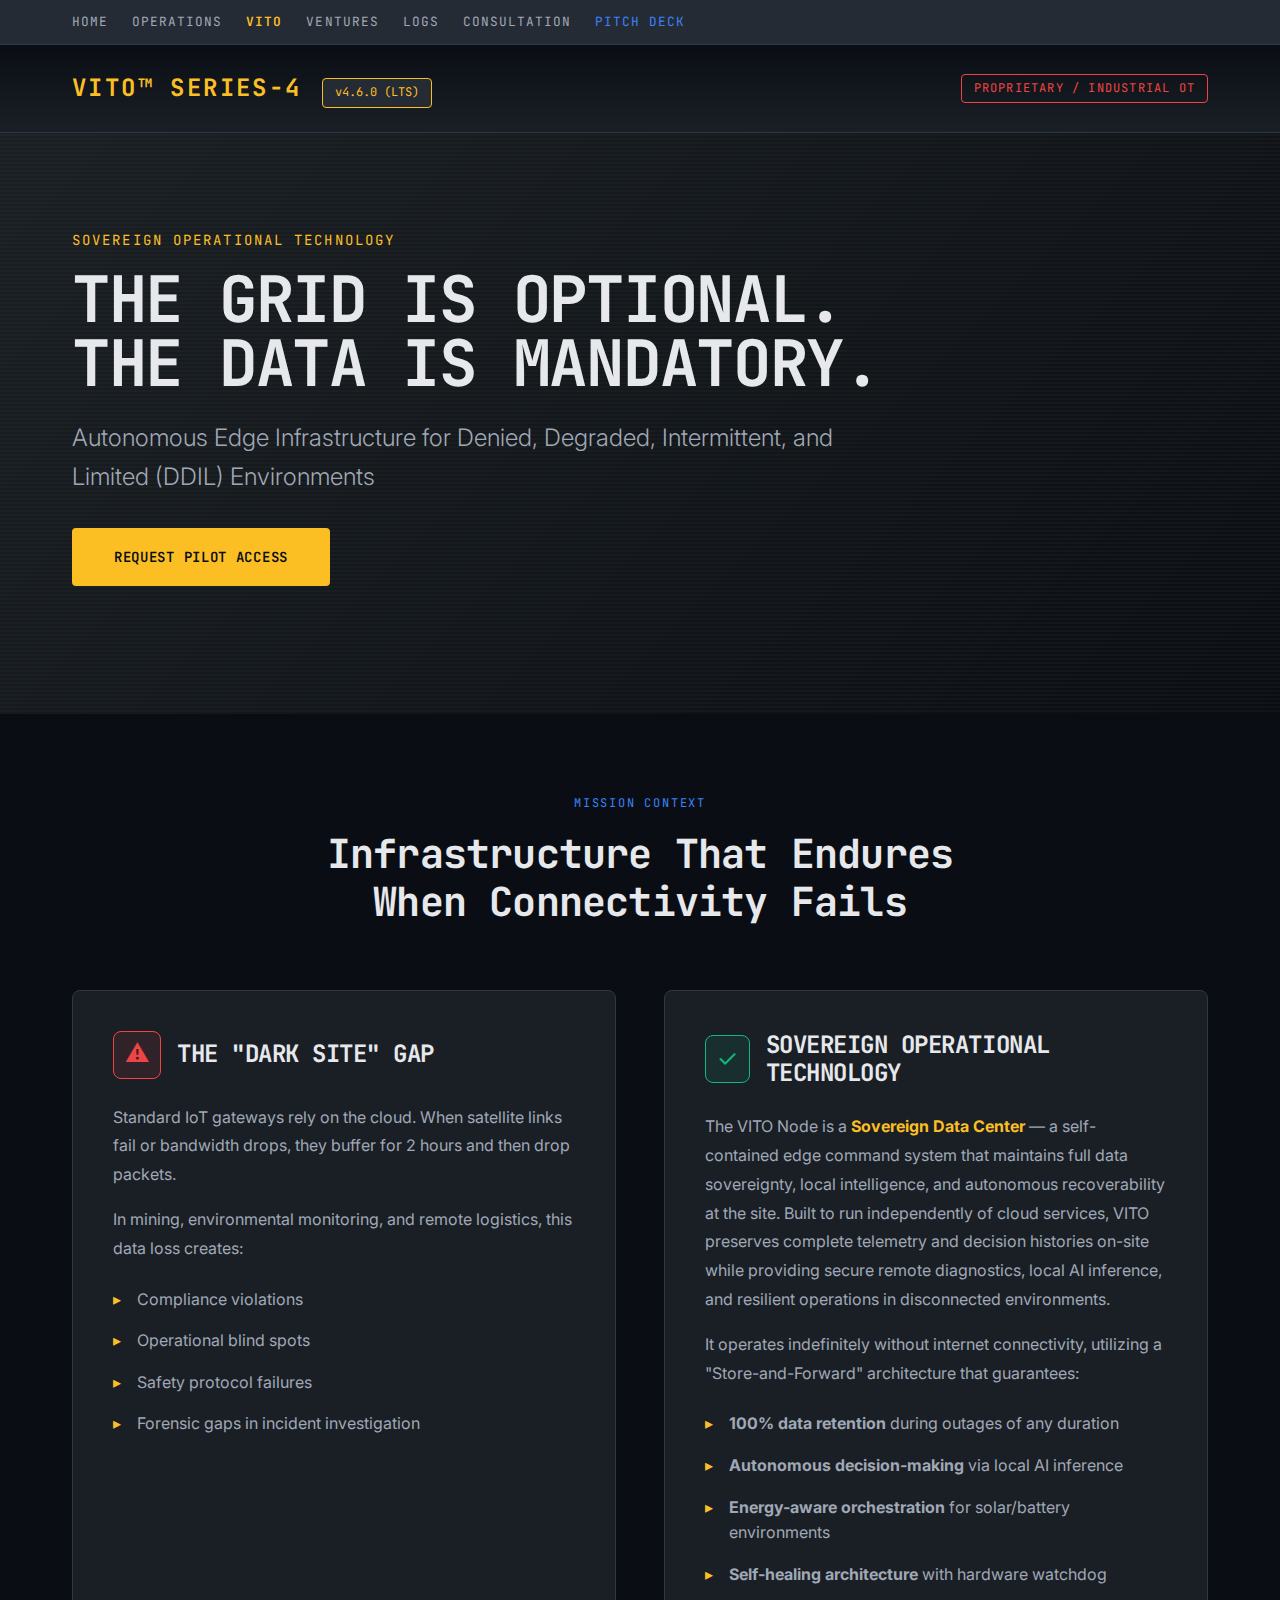
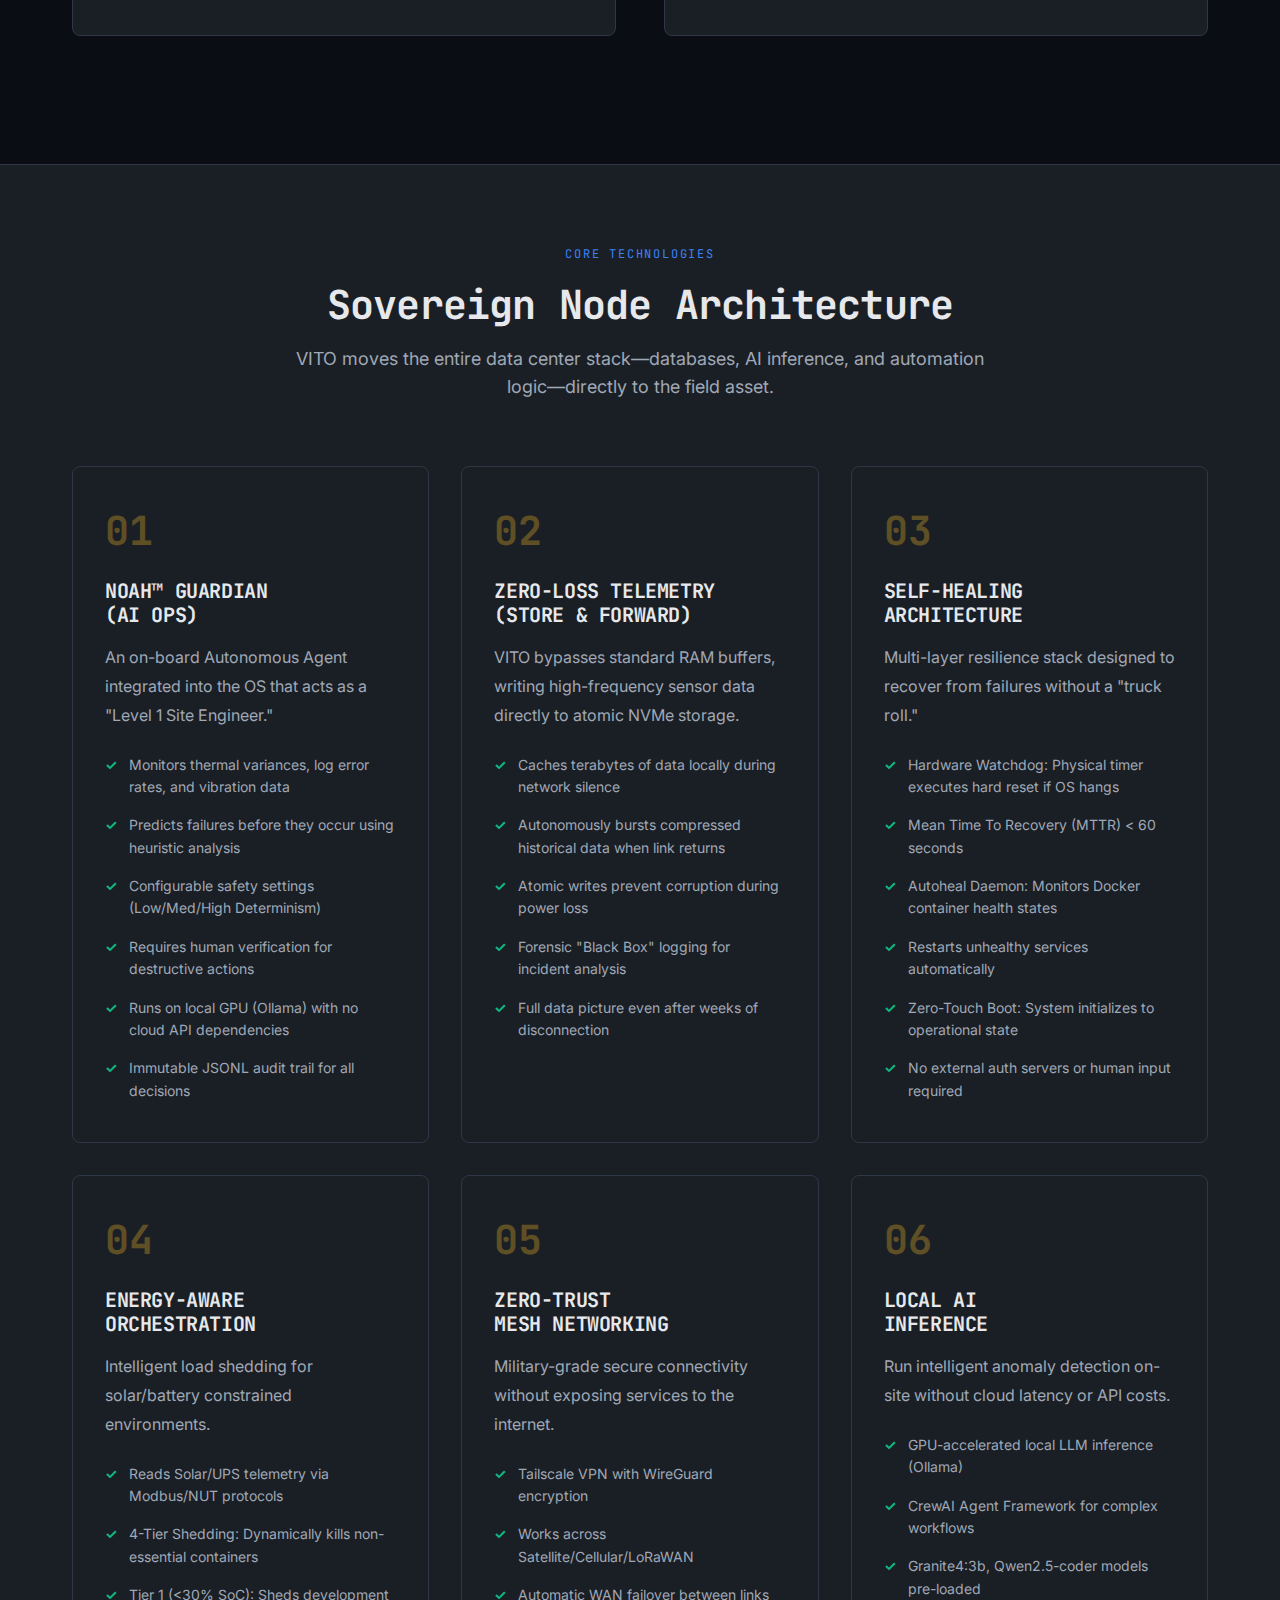
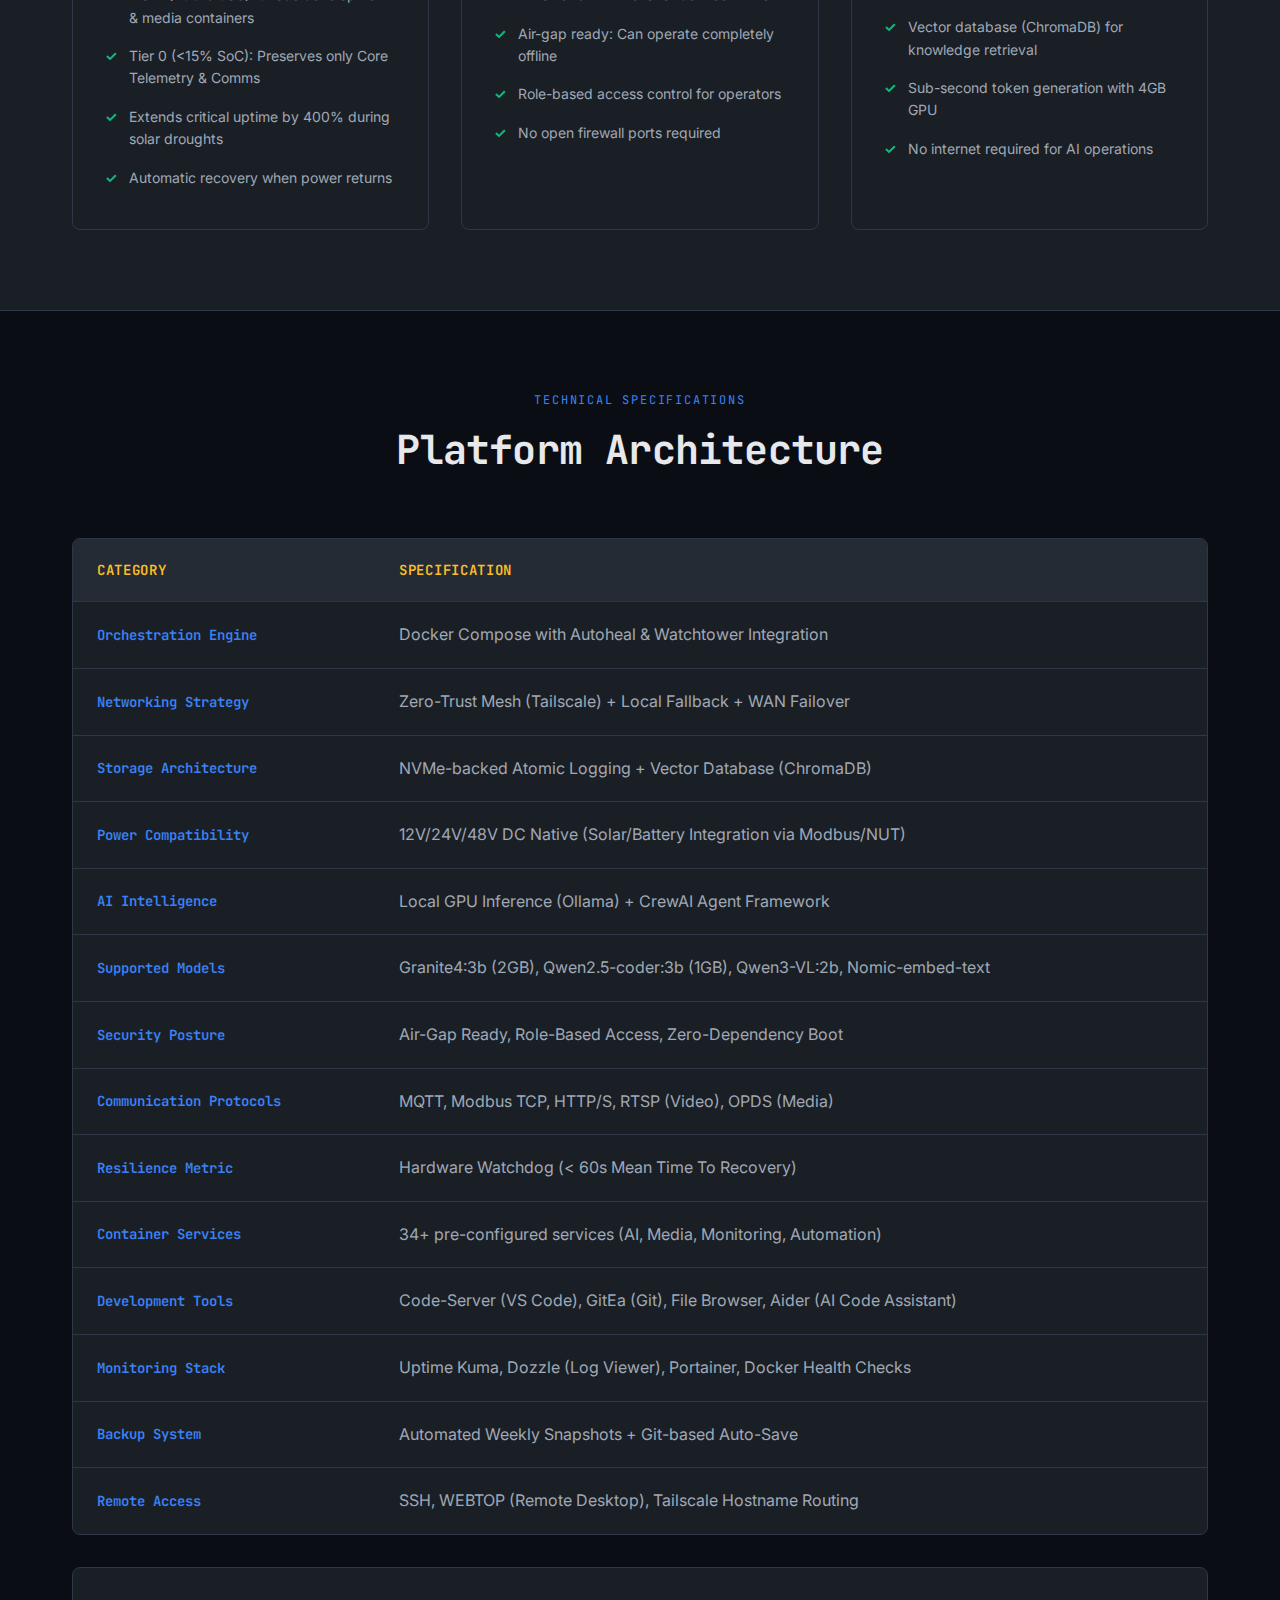
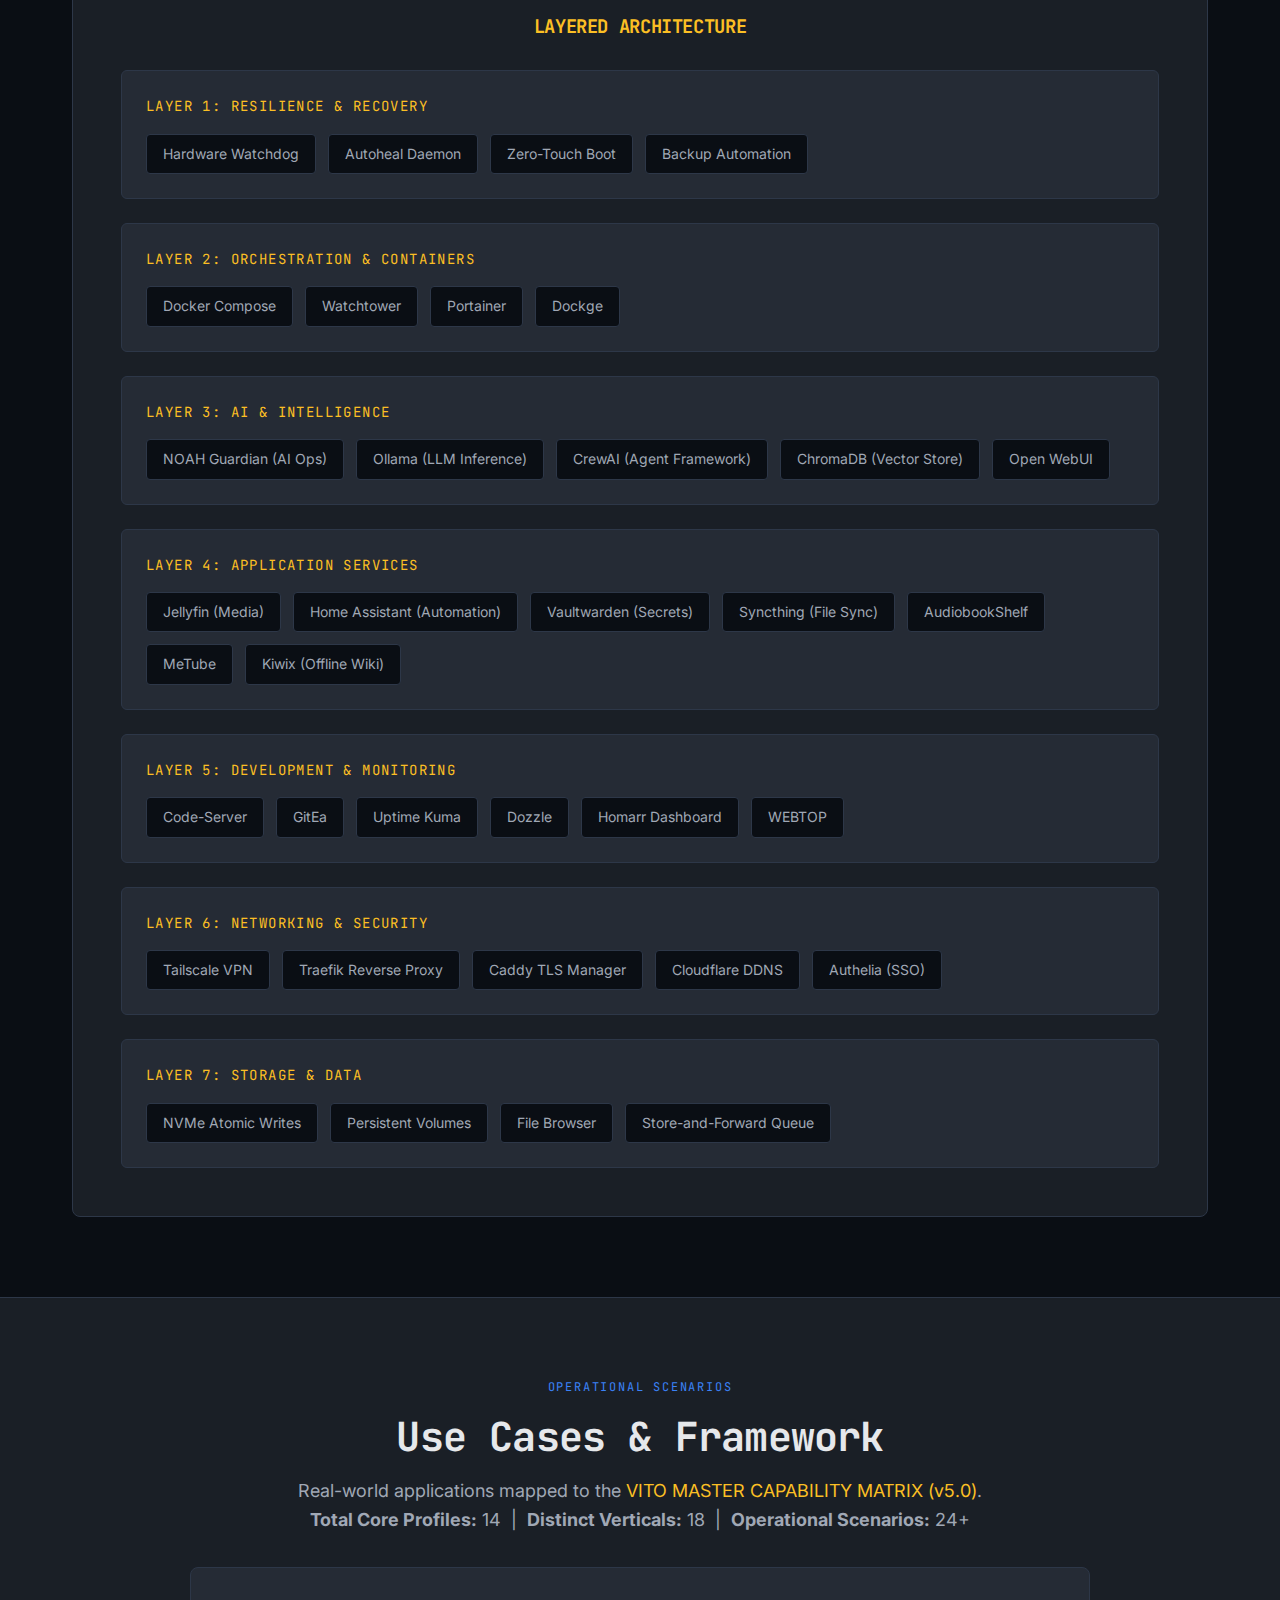
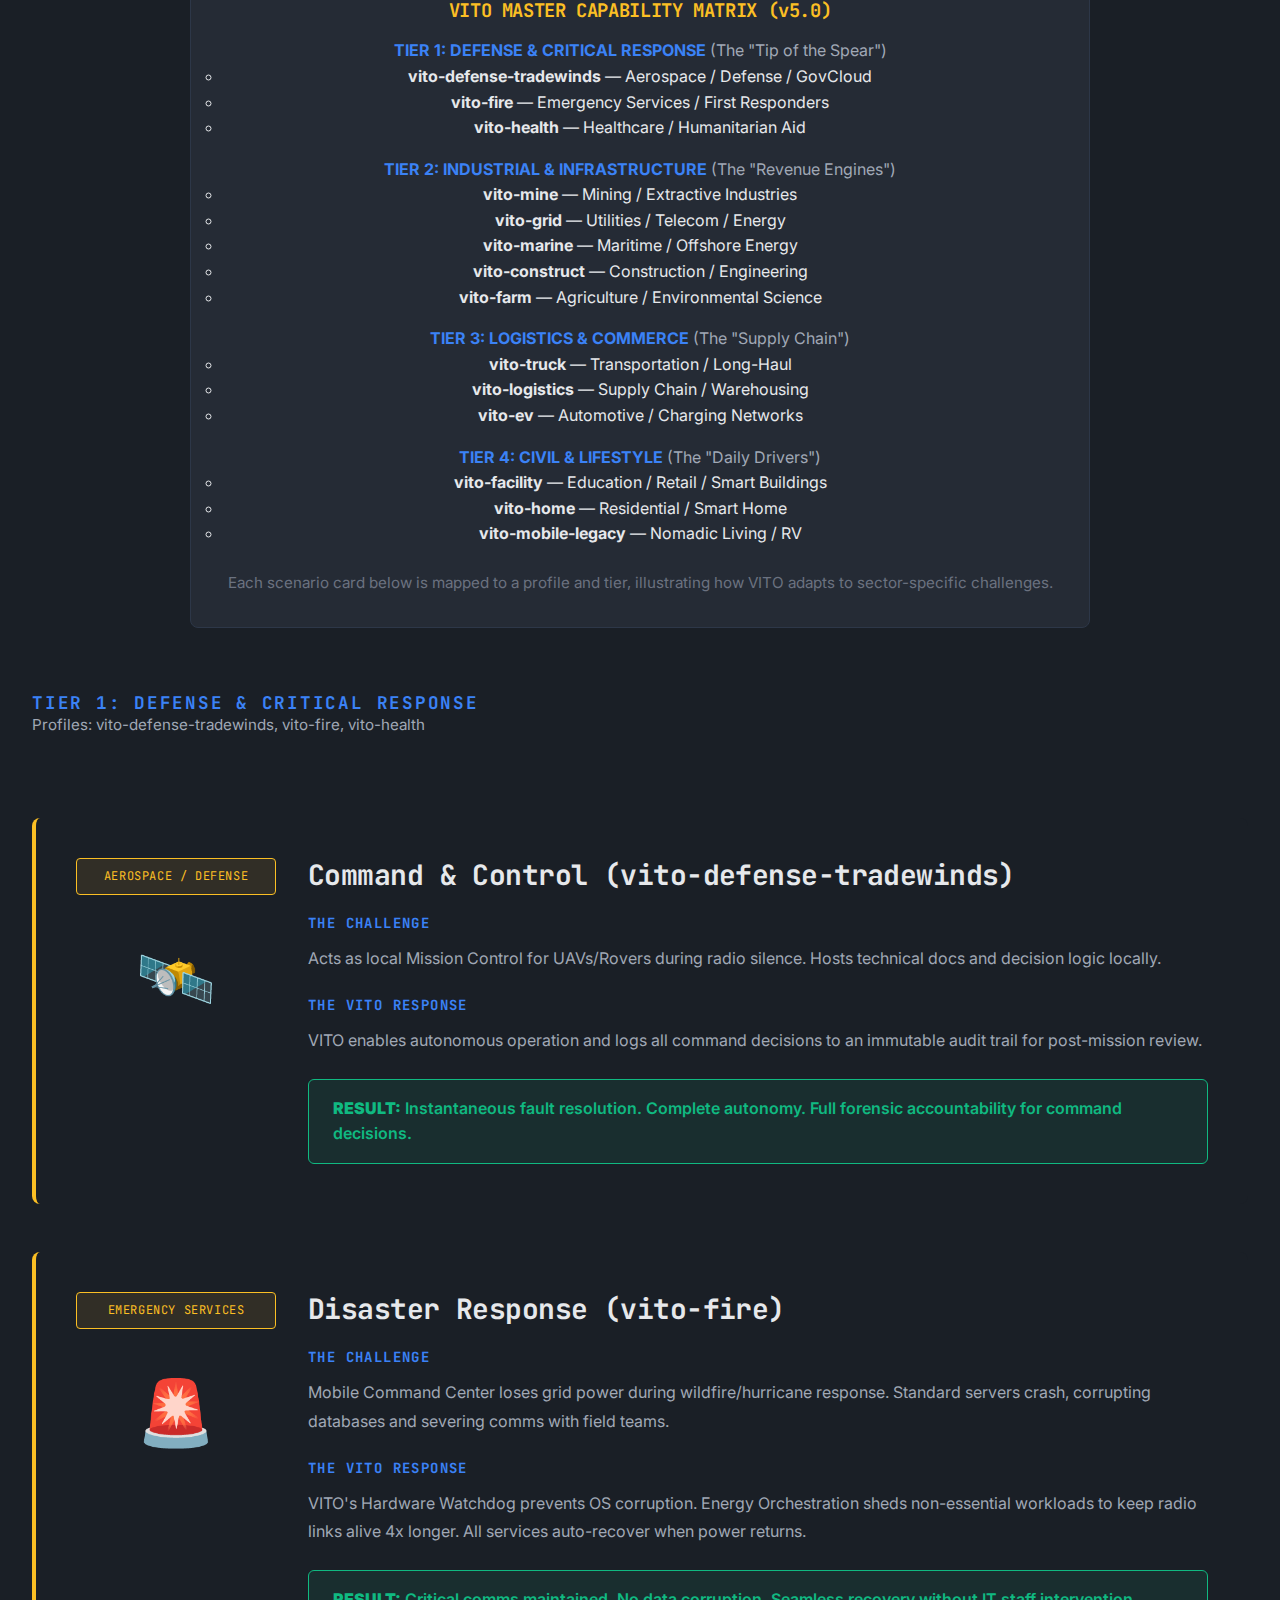
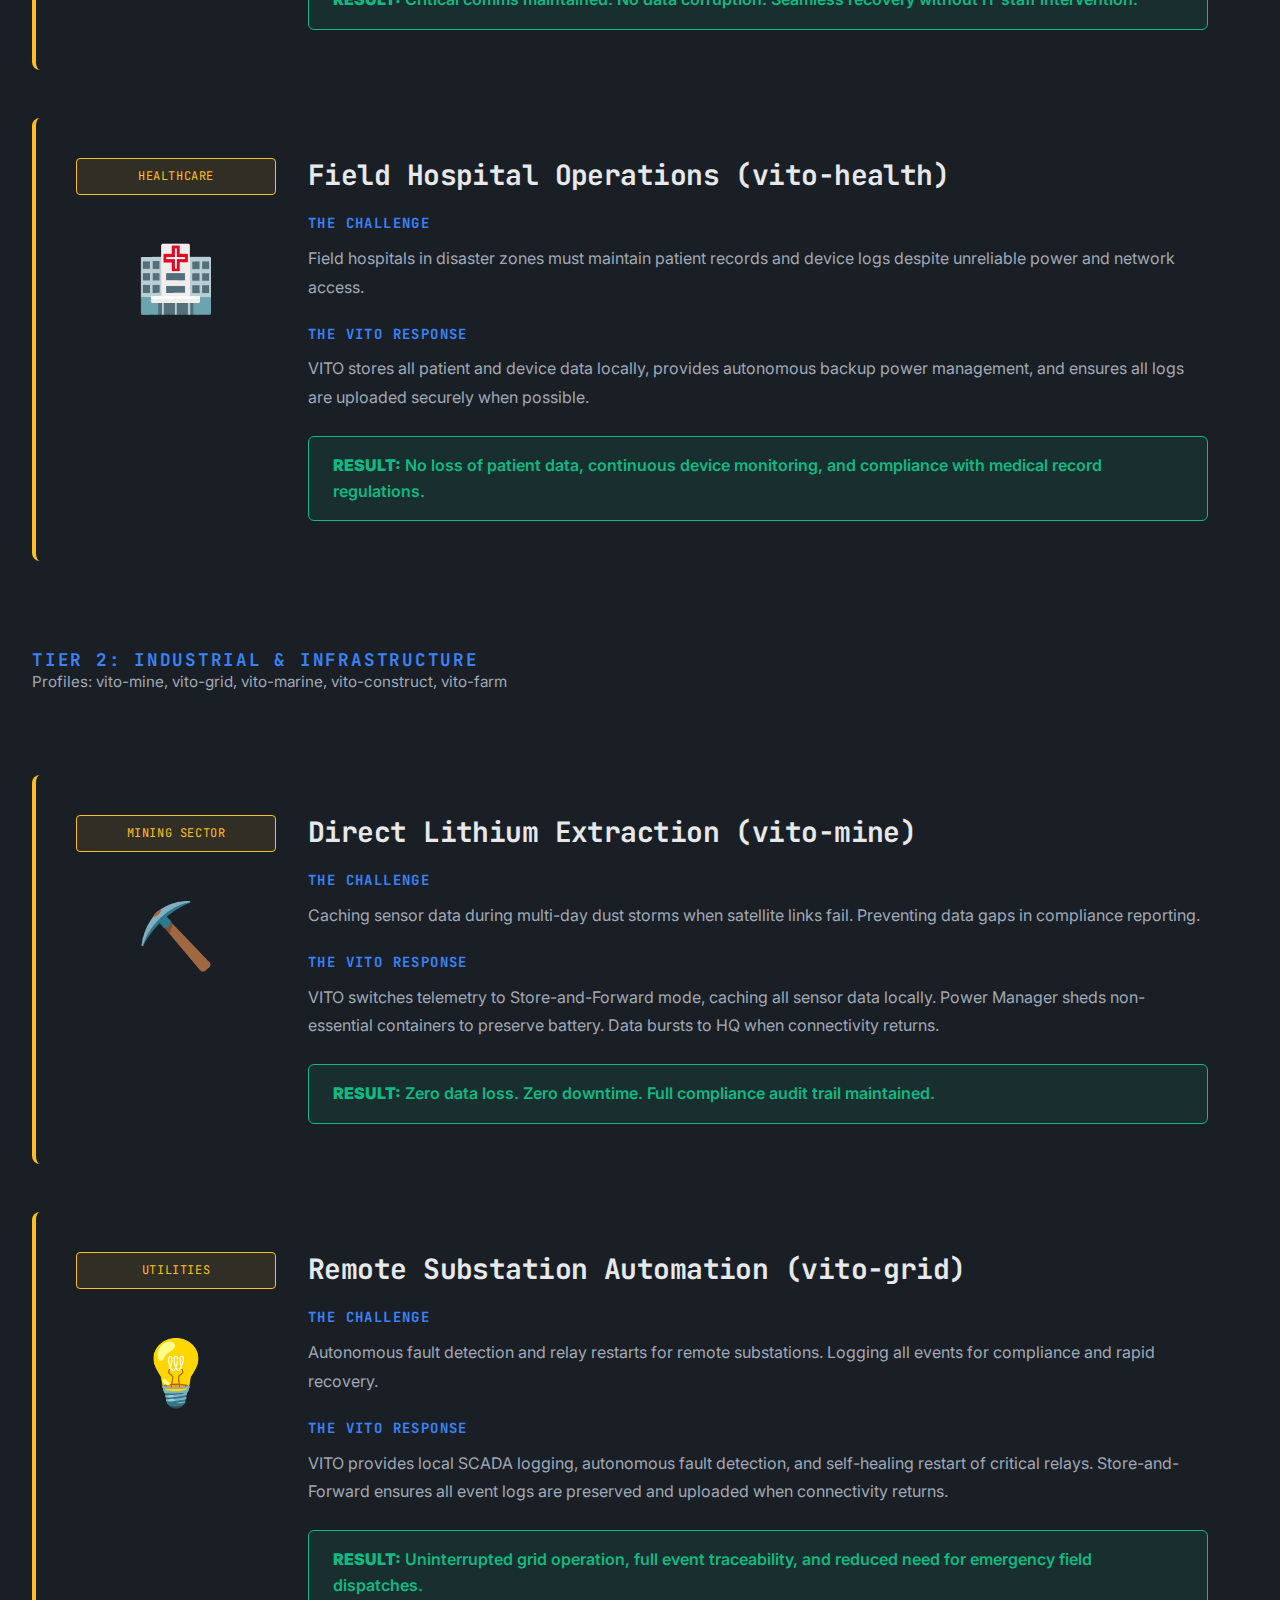
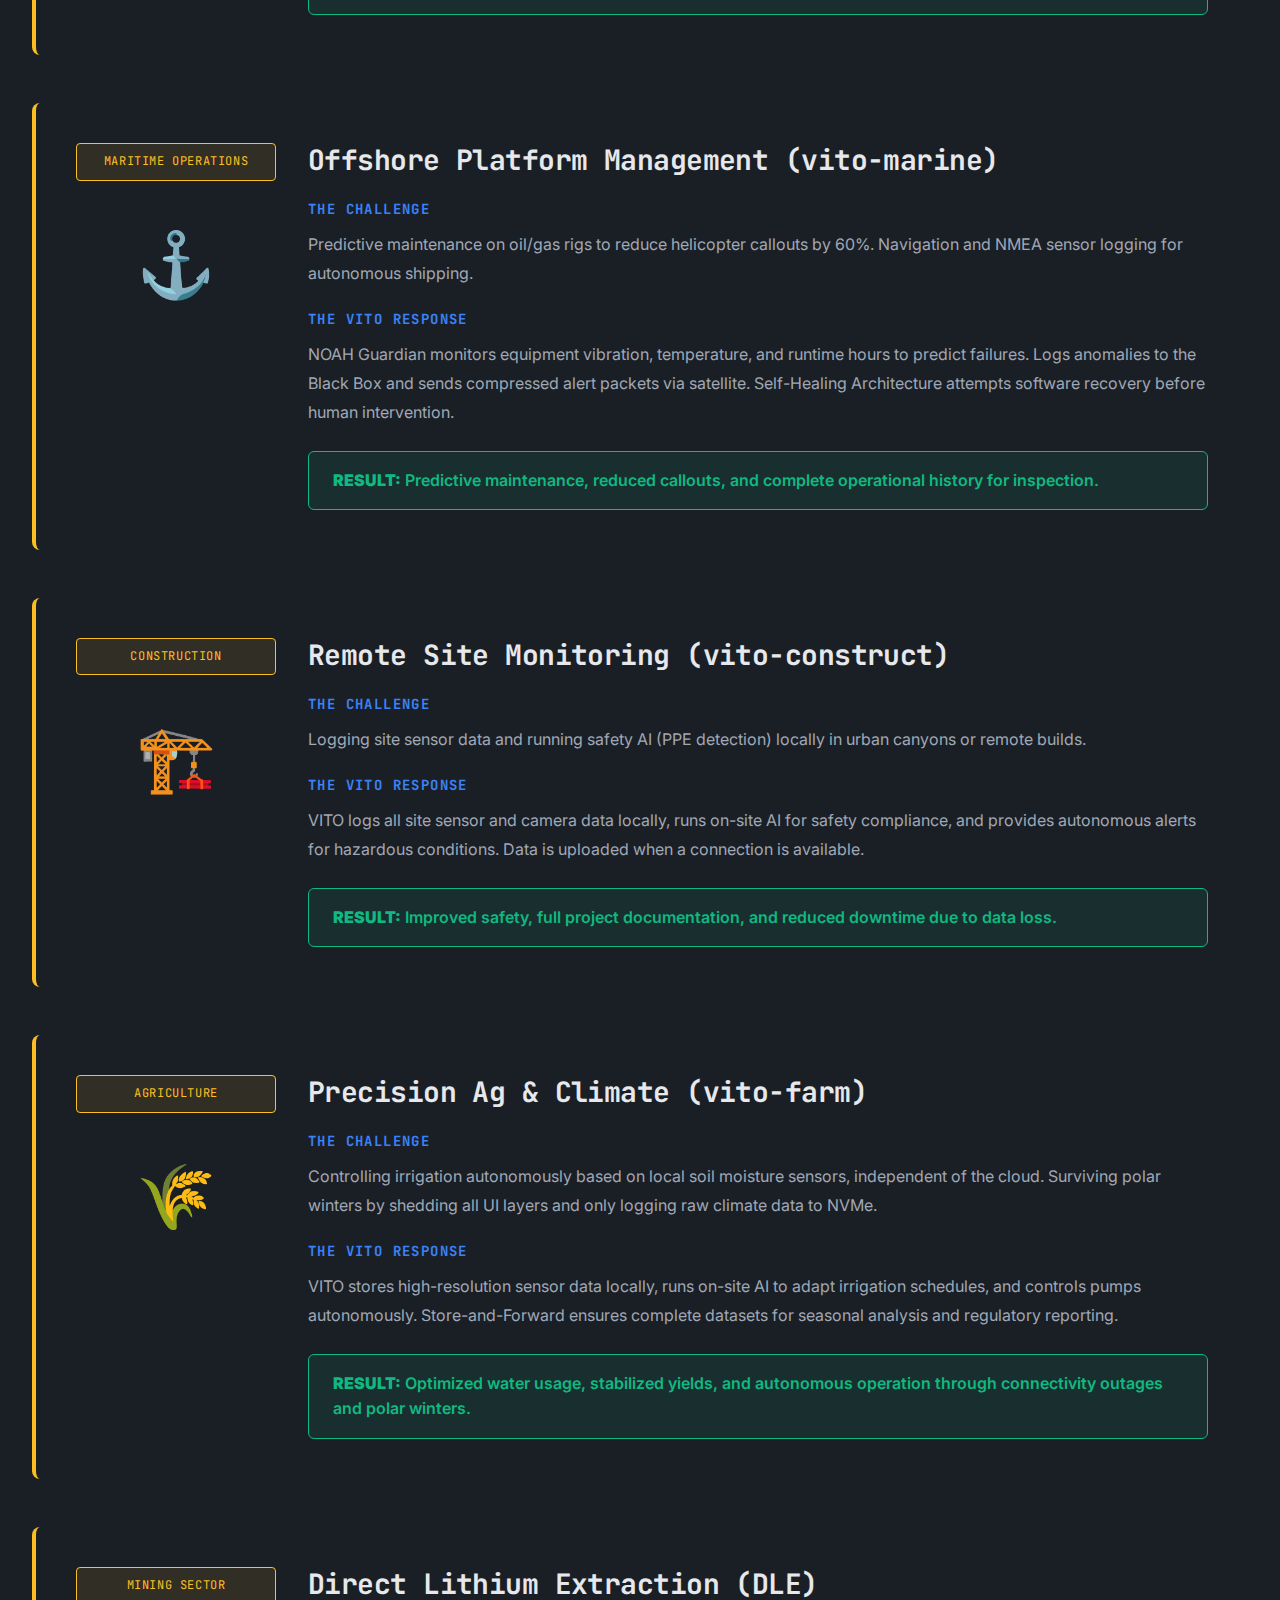
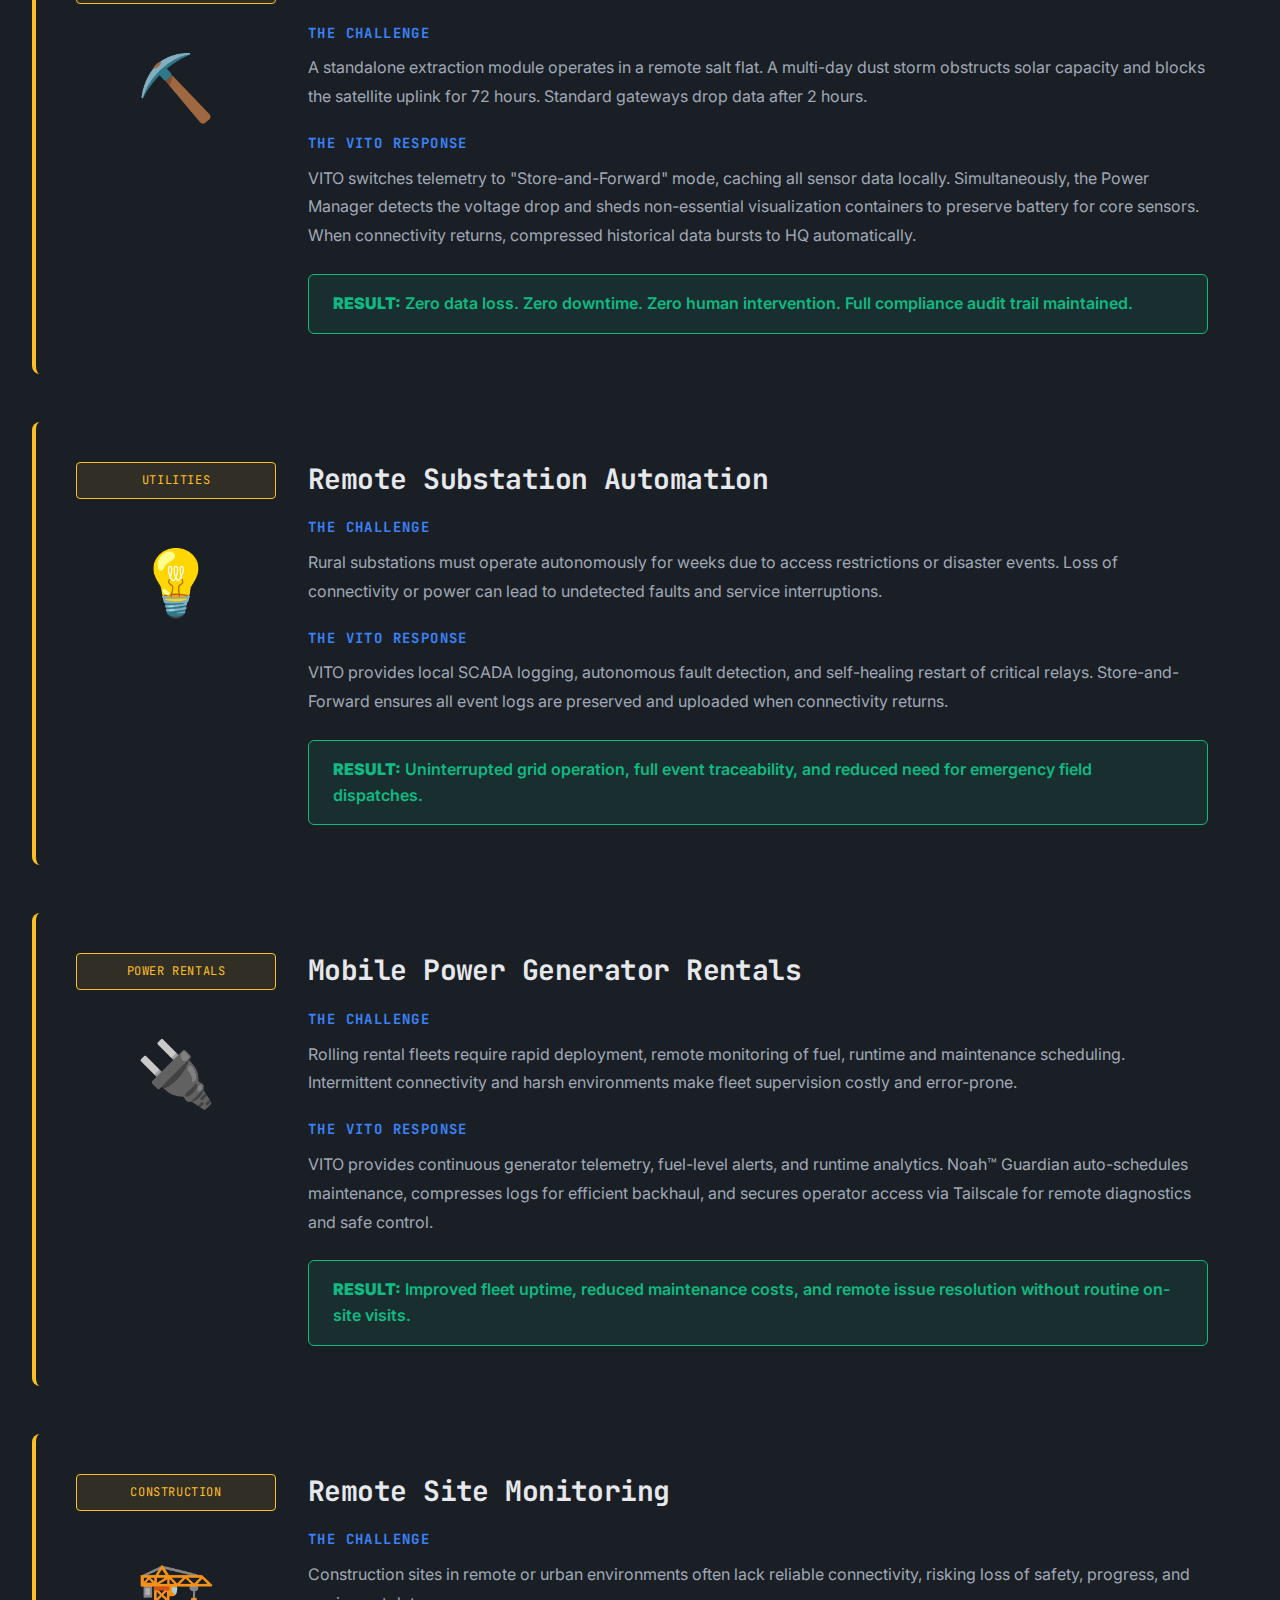
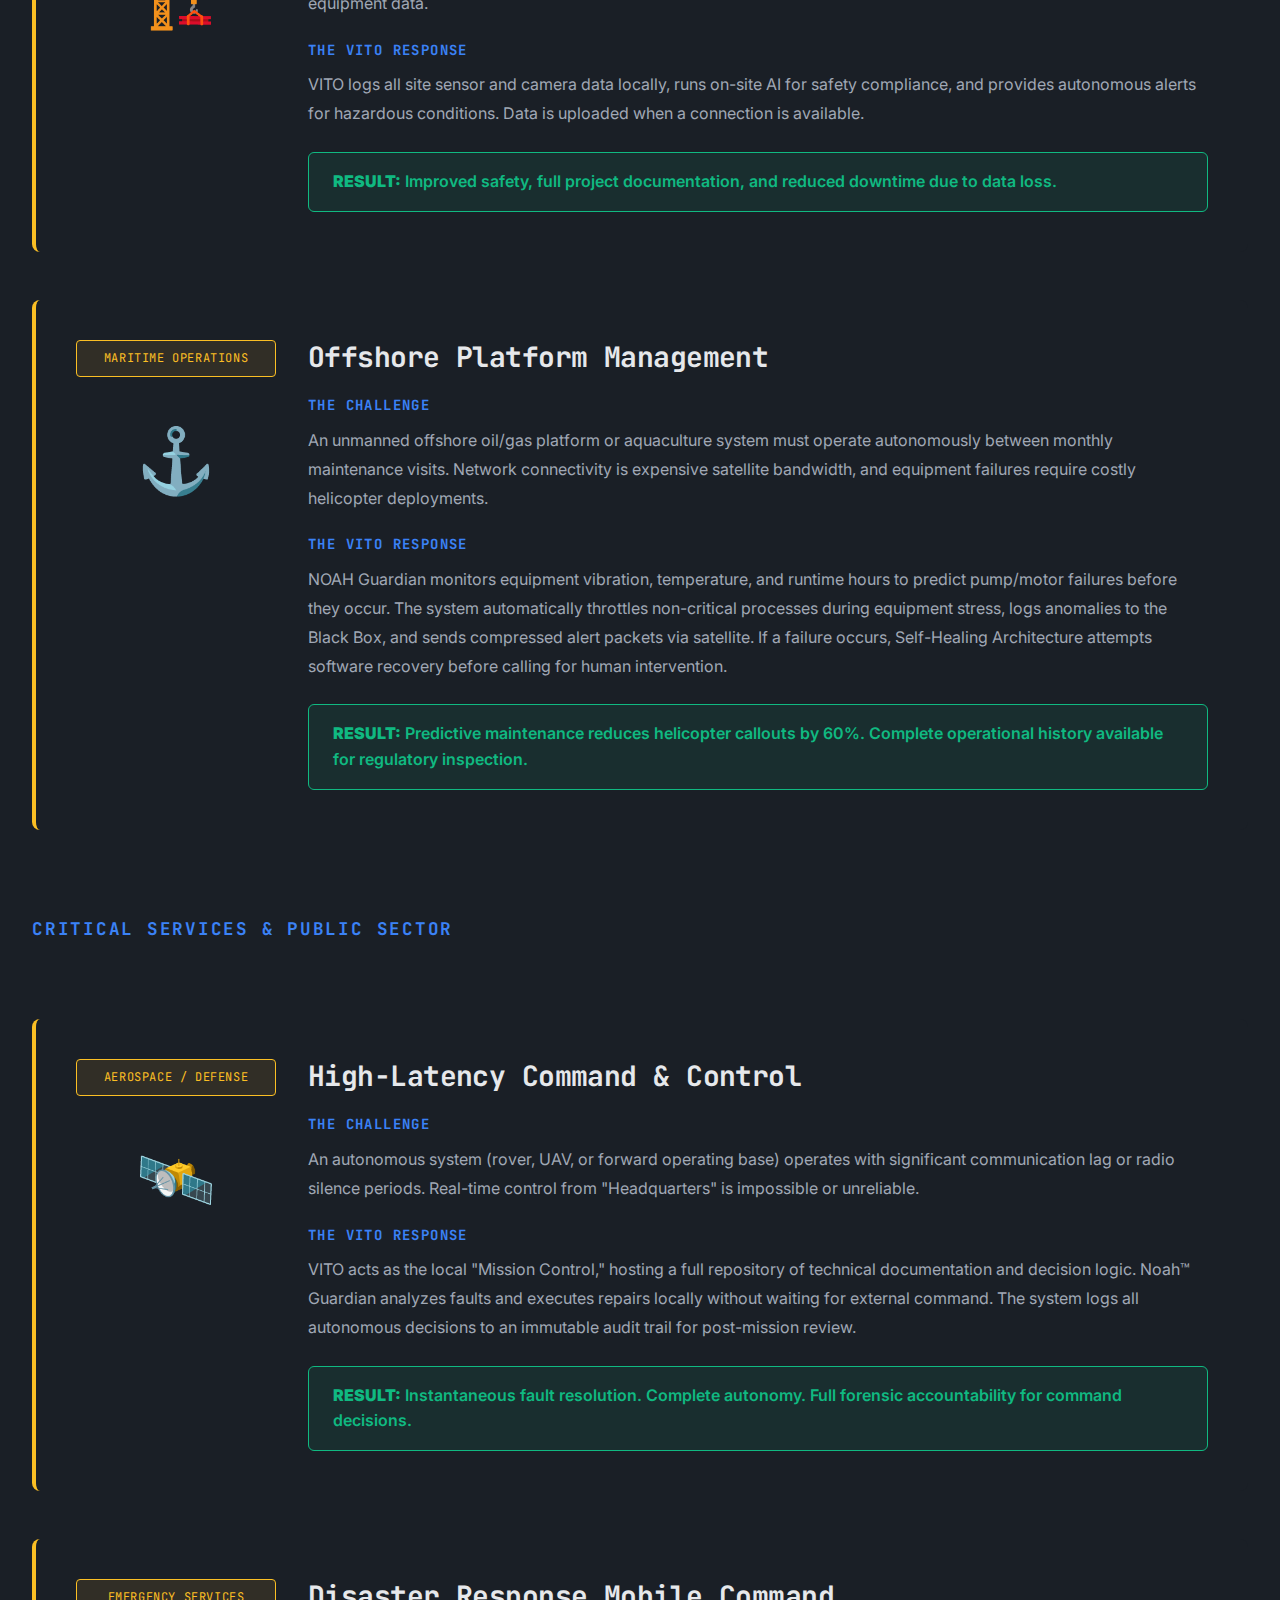
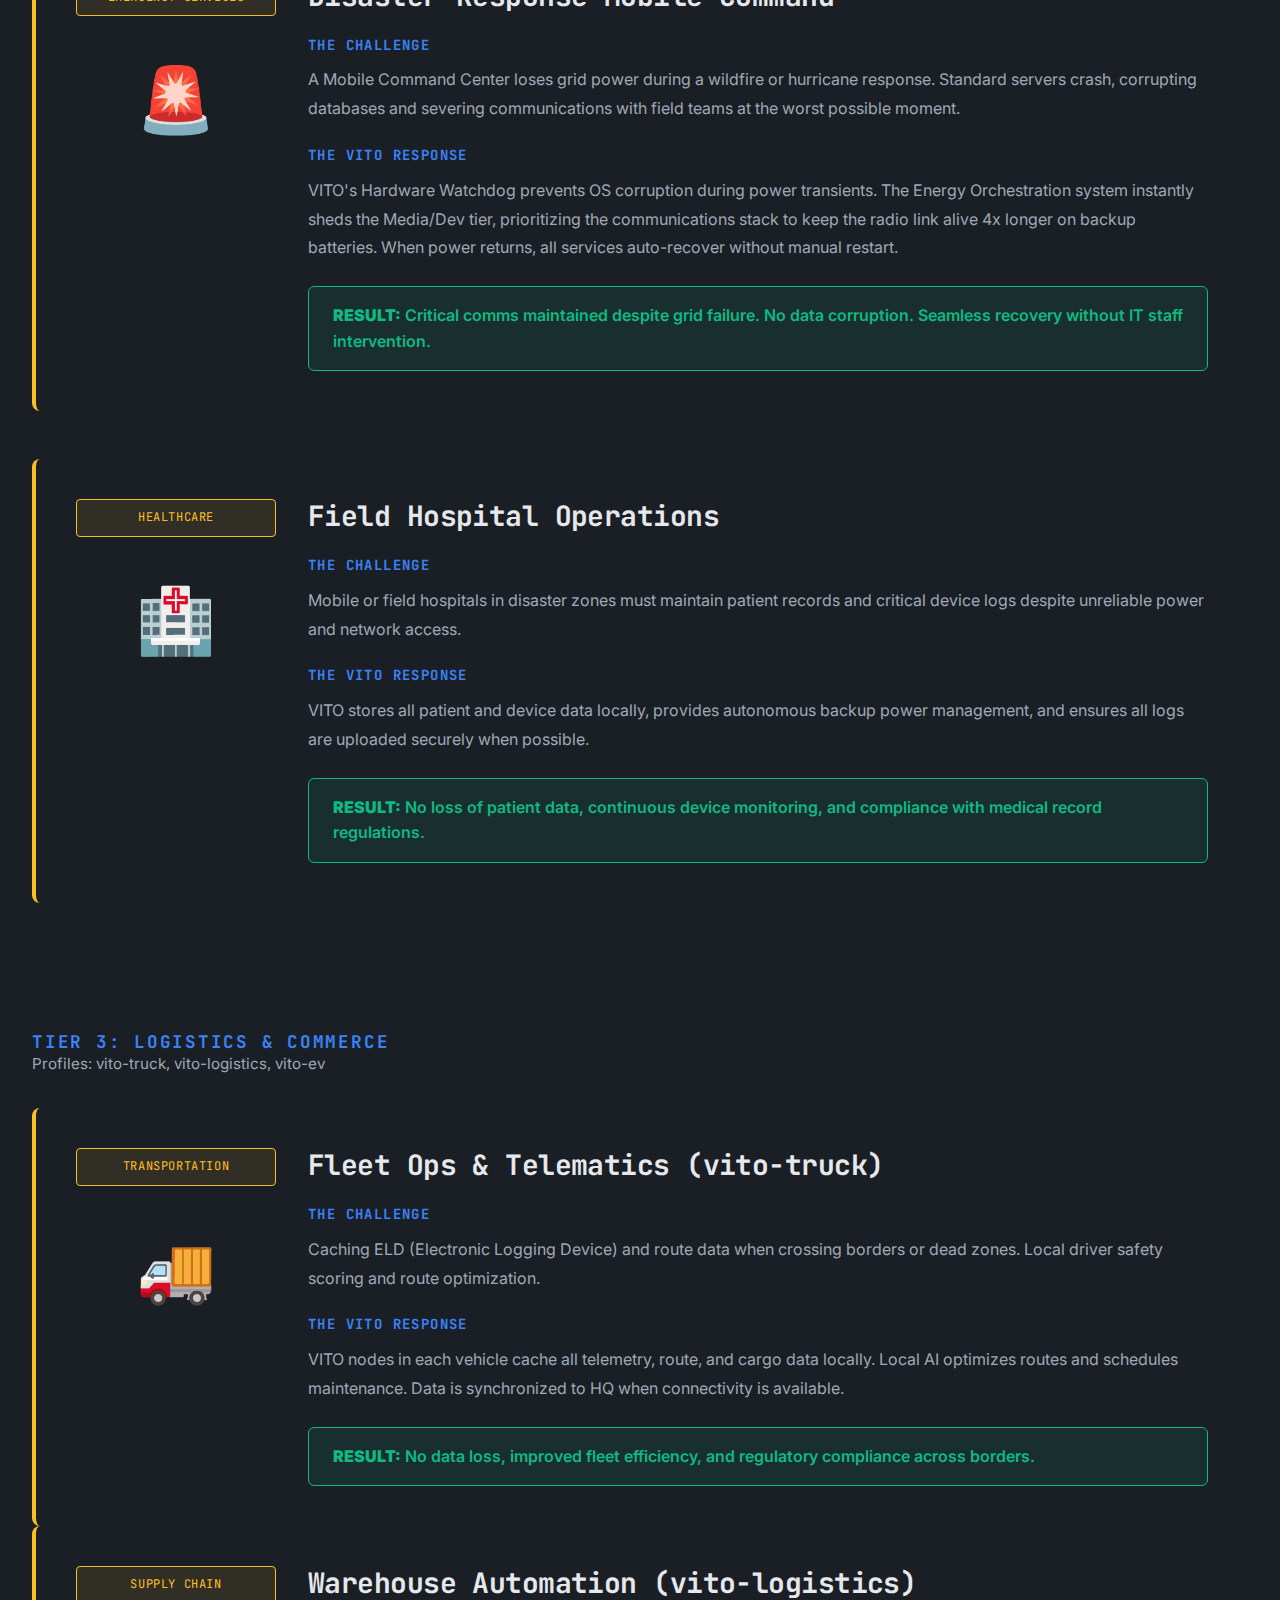
<file: vito.html>
<!DOCTYPE html>
<html lang="en">
<head>
    <meta charset="UTF-8">
    <meta name="viewport" content="width=device-width, initial-scale=1.0">
    <title>VITO™ SERIES-4 SOVEREIGN NODE | Industrial OT Platform</title>
    <link rel="preconnect" href="https://fonts.googleapis.com">
    <link rel="preconnect" href="https://fonts.gstatic.com" crossorigin>
    <link href="https://fonts.googleapis.com/css2?family=JetBrains+Mono:wght@400;600;700&family=Inter:wght@300;400;600;700&display=swap" rel="stylesheet">
    <style>
        :root {
            --bg-primary: #0a0e14;
            --bg-secondary: #1a1f26;
            --bg-tertiary: #252b35;
            --text-primary: #e6e8eb;
            --text-secondary: #a0a8b5;
            --text-muted: #6b7280;
            --accent-amber: #fbbf24;
            --accent-blue: #3b82f6;
            --border-color: #2d3748;
            --success: #10b981;
            --warning: #f59e0b;
            --danger: #ef4444;
        }

        * {
            margin: 0;
            padding: 0;
            box-sizing: border-box;
        }

        body {
            font-family: 'Inter', -apple-system, BlinkMacSystemFont, sans-serif;
            background-color: var(--bg-primary);
            color: var(--text-primary);
            line-height: 1.6;
            font-size: 16px;
            overflow-x: hidden;
        }

        h1, h2, h3, h4, h5, h6 {
            font-family: 'JetBrains Mono', monospace;
            font-weight: 700;
            line-height: 1.2;
            letter-spacing: -0.02em;
        }

        .container {
            max-width: 1200px;
            margin: 0 auto;
            padding: 0 2rem;
        }

        .wide-container {
            max-width: 1400px;
            margin: 0 auto;
            padding: 0 2rem;
        }

        /* Header */
        .header {
            background: linear-gradient(180deg, var(--bg-primary) 0%, var(--bg-secondary) 100%);
            border-bottom: 1px solid var(--border-color);
            padding: 1.5rem 0;
            position: sticky;
            top: 0;
            z-index: 1000;
            backdrop-filter: blur(10px);
        }

        .header-content {
            display: flex;
            justify-content: space-between;
            align-items: center;
        }

        .logo {
            font-family: 'JetBrains Mono', monospace;
            font-size: 1.5rem;
            font-weight: 700;
            color: var(--accent-amber);
            letter-spacing: 0.1em;
        }

        .version-badge {
            display: inline-block;
            background: var(--bg-tertiary);
            border: 1px solid var(--accent-amber);
            color: var(--accent-amber);
            padding: 0.25rem 0.75rem;
            border-radius: 4px;
            font-size: 0.75rem;
            font-family: 'JetBrains Mono', monospace;
            margin-left: 1rem;
        }

        .classification {
            font-family: 'JetBrains Mono', monospace;
            font-size: 0.75rem;
            color: var(--danger);
            letter-spacing: 0.1em;
            border: 1px solid var(--danger);
            padding: 0.25rem 0.75rem;
            border-radius: 4px;
        }

        /* Hero Section */
        .hero {
            background: linear-gradient(135deg, var(--bg-secondary) 0%, var(--bg-primary) 100%);
            padding: 6rem 0 8rem 0;
            position: relative;
            overflow: hidden;
        }

        .hero::before {
            content: '';
            position: absolute;
            top: 0;
            left: 0;
            right: 0;
            bottom: 0;
            background:
                repeating-linear-gradient(
                    0deg,
                    transparent,
                    transparent 2px,
                    rgba(251, 191, 36, 0.03) 2px,
                    rgba(251, 191, 36, 0.03) 4px
                );
            pointer-events: none;
        }

        .hero-content {
            position: relative;
            z-index: 1;
        }

        .hero-tagline {
            font-family: 'JetBrains Mono', monospace;
            font-size: 0.875rem;
            color: var(--accent-amber);
            letter-spacing: 0.15em;
            margin-bottom: 1rem;
            text-transform: uppercase;
        }

        .hero-title {
            font-size: 4rem;
            font-weight: 700;
            margin-bottom: 1.5rem;
            line-height: 1;
            color: var(--text-primary);
        }

        .hero-subtitle {
            font-size: 1.5rem;
            color: var(--text-secondary);
            margin-bottom: 2rem;
            max-width: 800px;
            font-weight: 300;
        }

        .hero-cta {
            display: inline-block;
            background: var(--accent-amber);
            color: var(--bg-primary);
            padding: 1rem 2.5rem;
            border-radius: 4px;
            text-decoration: none;
            font-family: 'JetBrains Mono', monospace;
            font-weight: 600;
            font-size: 0.875rem;
            letter-spacing: 0.05em;
            transition: all 0.3s ease;
            text-transform: uppercase;
            border: 2px solid var(--accent-amber);
        }

        .hero-cta:hover {
            background: transparent;
            color: var(--accent-amber);
            transform: translateY(-2px);
        }

        /* Section Styles */
        .section {
            padding: 5rem 0;
            border-bottom: 1px solid var(--border-color);
        }

        .section-header {
            text-align: center;
            margin-bottom: 4rem;
        }

        .section-label {
            font-family: 'JetBrains Mono', monospace;
            font-size: 0.75rem;
            color: var(--accent-blue);
            letter-spacing: 0.15em;
            margin-bottom: 1rem;
            text-transform: uppercase;
        }

        .section-title {
            font-size: 2.5rem;
            margin-bottom: 1rem;
            color: var(--text-primary);
        }

        .section-description {
            font-size: 1.125rem;
            color: var(--text-secondary);
            max-width: 700px;
            margin: 0 auto;
        }

        /* Problem/Solution Grid */
        .ps-grid {
            display: grid;
            grid-template-columns: 1fr 1fr;
            gap: 3rem;
            margin-bottom: 3rem;
        }

        .ps-card {
            background: var(--bg-secondary);
            border: 1px solid var(--border-color);
            border-radius: 8px;
            padding: 2.5rem;
        }

        .ps-card-header {
            display: flex;
            align-items: center;
            margin-bottom: 1.5rem;
        }

        .ps-icon {
            width: 48px;
            height: 48px;
            border-radius: 8px;
            display: flex;
            align-items: center;
            justify-content: center;
            font-size: 1.5rem;
            margin-right: 1rem;
        }

        .problem-icon {
            background: rgba(239, 68, 68, 0.1);
            border: 1px solid var(--danger);
            color: var(--danger);
        }

        .solution-icon {
            background: rgba(16, 185, 129, 0.1);
            border: 1px solid var(--success);
            color: var(--success);
        }

        .ps-card h3 {
            font-size: 1.5rem;
            color: var(--text-primary);
        }

        .ps-card p {
            color: var(--text-secondary);
            line-height: 1.8;
            margin-bottom: 1rem;
        }

        .ps-card ul {
            list-style: none;
            padding: 0;
        }

        .ps-card li {
            color: var(--text-secondary);
            padding: 0.5rem 0;
            padding-left: 1.5rem;
            position: relative;
        }

        .ps-card li::before {
            content: '▸';
            position: absolute;
            left: 0;
            color: var(--accent-amber);
        }

        /* Capability Cards */
        .capability-grid {
            display: grid;
            grid-template-columns: repeat(auto-fit, minmax(350px, 1fr));
            gap: 2rem;
            margin-top: 3rem;
        }

        .capability-card {
            background: var(--bg-secondary);
            border: 1px solid var(--border-color);
            border-radius: 8px;
            padding: 2rem;
            transition: all 0.3s ease;
        }

        .capability-card:hover {
            border-color: var(--accent-amber);
            transform: translateY(-4px);
            box-shadow: 0 8px 24px rgba(251, 191, 36, 0.1);
        }

        .capability-number {
            font-family: 'JetBrains Mono', monospace;
            font-size: 2.5rem;
            color: var(--accent-amber);
            font-weight: 700;
            margin-bottom: 1rem;
            opacity: 0.3;
        }

        .capability-card h3 {
            font-size: 1.25rem;
            margin-bottom: 1rem;
            color: var(--text-primary);
        }

        .capability-card p {
            color: var(--text-secondary);
            margin-bottom: 1rem;
            line-height: 1.8;
        }

        .capability-features {
            list-style: none;
            padding: 0;
        }

        .capability-features li {
            padding: 0.5rem 0;
            color: var(--text-secondary);
            padding-left: 1.5rem;
            position: relative;
            font-size: 0.875rem;
        }

        .capability-features li::before {
            content: '✓';
            position: absolute;
            left: 0;
            color: var(--success);
            font-weight: 700;
        }

        /* Tech Specs Table */
        .tech-specs {
            background: var(--bg-secondary);
            border: 1px solid var(--border-color);
            border-radius: 8px;
            overflow: hidden;
            margin-top: 3rem;
        }

        .tech-specs table {
            width: 100%;
            border-collapse: collapse;
        }

        .tech-specs th,
        .tech-specs td {
            padding: 1.25rem 1.5rem;
            text-align: left;
            border-bottom: 1px solid var(--border-color);
        }

        .tech-specs th {
            background: var(--bg-tertiary);
            font-family: 'JetBrains Mono', monospace;
            font-size: 0.875rem;
            color: var(--accent-amber);
            letter-spacing: 0.05em;
            text-transform: uppercase;
            font-weight: 600;
        }

        .tech-specs td:first-child {
            font-family: 'JetBrains Mono', monospace;
            font-size: 0.875rem;
            color: var(--accent-blue);
            font-weight: 600;
        }

        .tech-specs td:last-child {
            color: var(--text-secondary);
        }

        .tech-specs tr:last-child td {
            border-bottom: none;
        }

        /* Scenario Cards */
        .scenario-grid {
            display: grid;
            grid-template-columns: 1fr;
            gap: 3rem;
            margin-top: 3rem;
        }

        .scenario-card {
            background: var(--bg-secondary);
            border-left: 4px solid var(--accent-amber);
            border-radius: 8px;
            padding: 2.5rem;
            display: grid;
            grid-template-columns: 200px 1fr;
            gap: 2rem;
        }

        .scenario-meta {
            display: flex;
            flex-direction: column;
        }

        .scenario-badge {
            font-family: 'JetBrains Mono', monospace;
            font-size: 0.75rem;
            color: var(--accent-amber);
            background: rgba(251, 191, 36, 0.1);
            border: 1px solid var(--accent-amber);
            padding: 0.5rem 1rem;
            border-radius: 4px;
            text-align: center;
            margin-bottom: 1rem;
            text-transform: uppercase;
            letter-spacing: 0.05em;
        }

        .scenario-icon {
            font-size: 4rem;
            text-align: center;
            margin-top: 1rem;
        }

        .scenario-content h3 {
            font-size: 1.75rem;
            margin-bottom: 1.5rem;
            color: var(--text-primary);
        }

        .scenario-section {
            margin-bottom: 1.5rem;
        }

        .scenario-section h4 {
            font-size: 0.875rem;
            color: var(--accent-blue);
            text-transform: uppercase;
            letter-spacing: 0.1em;
            margin-bottom: 0.75rem;
            font-family: 'JetBrains Mono', monospace;
        }

        .scenario-section p {
            color: var(--text-secondary);
            line-height: 1.8;
        }

        .scenario-result {
            background: rgba(16, 185, 129, 0.1);
            border: 1px solid var(--success);
            border-radius: 6px;
            padding: 1rem 1.5rem;
            color: var(--success);
            font-weight: 600;
        }

        /* Stats Grid */
        .stats-grid {
            display: grid;
            grid-template-columns: repeat(auto-fit, minmax(250px, 1fr));
            gap: 2rem;
            margin-top: 3rem;
        }

        .stat-card {
            background: var(--bg-secondary);
            border: 1px solid var(--border-color);
            border-radius: 8px;
            padding: 2rem;
            text-align: center;
        }

        .stat-icon {
            font-size: 2.5rem;
            margin-bottom: 1rem;
        }

        .stat-value {
            font-family: 'JetBrains Mono', monospace;
            font-size: 2.5rem;
            color: var(--accent-amber);
            font-weight: 700;
            margin-bottom: 0.5rem;
        }

        .stat-label {
            color: var(--text-secondary);
            font-size: 0.875rem;
            text-transform: uppercase;
            letter-spacing: 0.05em;
        }

        /* Architecture Diagram */
        .architecture-box {
            background: var(--bg-secondary);
            border: 1px solid var(--border-color);
            border-radius: 8px;
            padding: 3rem;
            margin-top: 3rem;
        }

        .arch-layer {
            background: var(--bg-tertiary);
            border: 1px solid var(--border-color);
            border-radius: 6px;
            padding: 1.5rem;
            margin-bottom: 1.5rem;
        }

        .arch-layer:last-child {
            margin-bottom: 0;
        }

        .arch-layer-title {
            font-family: 'JetBrains Mono', monospace;
            font-size: 0.875rem;
            color: var(--accent-amber);
            margin-bottom: 1rem;
            text-transform: uppercase;
            letter-spacing: 0.1em;
        }

        .arch-components {
            display: flex;
            flex-wrap: wrap;
            gap: 0.75rem;
        }

        .arch-component {
            background: var(--bg-primary);
            border: 1px solid var(--border-color);
            padding: 0.5rem 1rem;
            border-radius: 4px;
            font-size: 0.875rem;
            color: var(--text-secondary);
        }

        /* Timeline */
        .timeline {
            position: relative;
            padding-left: 3rem;
            margin-top: 3rem;
        }

        .timeline::before {
            content: '';
            position: absolute;
            left: 0;
            top: 0;
            bottom: 0;
            width: 2px;
            background: var(--accent-amber);
        }

        .timeline-item {
            position: relative;
            margin-bottom: 3rem;
        }

        .timeline-item::before {
            content: '';
            position: absolute;
            left: -3.5rem;
            top: 0.5rem;
            width: 12px;
            height: 12px;
            border-radius: 50%;
            background: var(--accent-amber);
            border: 3px solid var(--bg-primary);
        }

        .timeline-date {
            font-family: 'JetBrains Mono', monospace;
            font-size: 0.875rem;
            color: var(--accent-blue);
            margin-bottom: 0.5rem;
        }

        .timeline-content h4 {
            font-size: 1.25rem;
            color: var(--text-primary);
            margin-bottom: 0.75rem;
        }

        .timeline-content p {
            color: var(--text-secondary);
            line-height: 1.8;
        }

        /* Footer/CTA */
        .footer-cta {
            background: linear-gradient(135deg, var(--bg-secondary) 0%, var(--bg-primary) 100%);
            padding: 5rem 0;
            text-align: center;
            border-top: 1px solid var(--border-color);
        }

        .footer-cta h2 {
            font-size: 2.5rem;
            margin-bottom: 1rem;
            color: var(--text-primary);
        }

        .footer-cta p {
            font-size: 1.125rem;
            color: var(--text-secondary);
            margin-bottom: 2.5rem;
            max-width: 600px;
            margin-left: auto;
            margin-right: auto;
        }

        .contact-info {
            display: flex;
            justify-content: center;
            gap: 3rem;
            margin-top: 3rem;
            flex-wrap: wrap;
        }

        .contact-item {
            text-align: center;
        }

        .contact-label {
            font-family: 'JetBrains Mono', monospace;
            font-size: 0.75rem;
            color: var(--text-muted);
            text-transform: uppercase;
            letter-spacing: 0.1em;
            margin-bottom: 0.5rem;
        }

        .contact-value {
            color: var(--accent-amber);
            font-size: 1.125rem;
        }

        .contact-value a {
            color: var(--accent-amber);
            text-decoration: none;
            transition: color 0.3s ease;
        }

        .contact-value a:hover {
            color: var(--accent-blue);
        }

        .footer-legal {
            background: var(--bg-primary);
            padding: 2rem 0;
            text-align: center;
            border-top: 1px solid var(--border-color);
        }

        .footer-legal p {
            font-family: 'JetBrains Mono', monospace;
            font-size: 0.75rem;
            color: var(--text-muted);
            letter-spacing: 0.05em;
        }

        /* Responsive */
        @media (max-width: 968px) {
            .hero-title {
                font-size: 3rem;
            }

            .ps-grid {
                grid-template-columns: 1fr;
            }

            .scenario-card {
                grid-template-columns: 1fr;
            }

            .capability-grid {
                grid-template-columns: 1fr;
            }
        }

        @media (max-width: 640px) {
            .hero-title {
                font-size: 2rem;
            }

            .hero-subtitle {
                font-size: 1.125rem;
            }

            .section-title {
                font-size: 1.75rem;
            }

            .container, .wide-container {
                padding: 0 1rem;
            }

            .contact-info {
                flex-direction: column;
                gap: 1.5rem;
            }
        }

        /* Utility Classes */
        .highlight {
            color: var(--accent-amber);
        }

        .text-center {
            text-align: center;
        }

        .mb-2 {
            margin-bottom: 2rem;
        }

        .mt-2 {
            margin-top: 2rem;
        }
    </style>
</head>
<body>

<!-- Site Navigation -->
<nav style="background: var(--bg-tertiary); border-bottom: 1px solid var(--border-color); padding: 0.75rem 0; font-family: 'JetBrains Mono', monospace;">
    <div class="container">
        <div style="display: flex; align-items: center; justify-content: space-between; flex-wrap: wrap; gap: 0.5rem;">
            <div style="display: flex; align-items: center; gap: 1.5rem; flex-wrap: wrap;">
                <a href="index.html" style="color: var(--text-secondary); text-decoration: none; font-size: 0.8rem; letter-spacing: 0.08em; transition: color 0.2s;">HOME</a>
                <a href="operations.html" style="color: var(--text-secondary); text-decoration: none; font-size: 0.8rem; letter-spacing: 0.08em; transition: color 0.2s;">OPERATIONS</a>
                <a href="vito.html" style="color: var(--accent-amber); text-decoration: none; font-size: 0.8rem; letter-spacing: 0.08em; font-weight: 600;">VITO</a>
                <a href="ventures.html" style="color: var(--text-secondary); text-decoration: none; font-size: 0.8rem; letter-spacing: 0.08em; transition: color 0.2s;">VENTURES</a>
                <a href="journal.html" style="color: var(--text-secondary); text-decoration: none; font-size: 0.8rem; letter-spacing: 0.08em; transition: color 0.2s;">LOGS</a>
                <a href="consultation.html" style="color: var(--text-secondary); text-decoration: none; font-size: 0.8rem; letter-spacing: 0.08em; transition: color 0.2s;">CONSULTATION</a>
                <a href="deck/" style="color: var(--accent-blue); text-decoration: none; font-size: 0.8rem; letter-spacing: 0.08em; transition: color 0.2s;">PITCH DECK</a>
            </div>
        </div>
    </div>
</nav>

<!-- Header -->
<header class="header">
    <div class="container">
        <div class="header-content">
            <div>
                <span class="logo">VITO™ SERIES-4</span>
                <span class="version-badge">v4.6.0 (LTS)</span>
            </div>
            <div class="classification">PROPRIETARY / INDUSTRIAL OT</div>
        </div>
    </div>
</header>

<!-- Hero -->
<section class="hero">
    <div class="container">
        <div class="hero-content">
            <div class="hero-tagline">SOVEREIGN OPERATIONAL TECHNOLOGY</div>
            <h1 class="hero-title">THE GRID IS OPTIONAL.<br>THE DATA IS MANDATORY.</h1>
            <p class="hero-subtitle">Autonomous Edge Infrastructure for Denied, Degraded, Intermittent, and Limited (DDIL) Environments</p>
            <a href="#contact" class="hero-cta">Request Pilot Access</a>
        </div>
    </div>
</section>

<!-- Problem/Solution -->
<section class="section">
    <div class="container">
        <div class="section-header">
            <div class="section-label">MISSION CONTEXT</div>
            <h2 class="section-title">Infrastructure That Endures<br>When Connectivity Fails</h2>
        </div>

        <div class="ps-grid">
            <div class="ps-card">
                <div class="ps-card-header">
                    <div class="ps-icon problem-icon">⚠</div>
                    <h3>THE "DARK SITE" GAP</h3>
                </div>
                <p>Standard IoT gateways rely on the cloud. When satellite links fail or bandwidth drops, they buffer for 2 hours and then drop packets.</p>
                <p>In mining, environmental monitoring, and remote logistics, this data loss creates:</p>
                <ul>
                    <li>Compliance violations</li>
                    <li>Operational blind spots</li>
                    <li>Safety protocol failures</li>
                    <li>Forensic gaps in incident investigation</li>
                </ul>
            </div>

            <div class="ps-card">
                <div class="ps-card-header">
                    <div class="ps-icon solution-icon">✓</div>
                    <h3>SOVEREIGN OPERATIONAL TECHNOLOGY</h3>
                </div>
                <p>The VITO Node is a <strong style="color: var(--accent-amber);">Sovereign Data Center</strong> — a self-contained edge command system that maintains full data sovereignty, local intelligence, and autonomous recoverability at the site. Built to run independently of cloud services, VITO preserves complete telemetry and decision histories on-site while providing secure remote diagnostics, local AI inference, and resilient operations in disconnected environments.</p>
                <p>It operates indefinitely without internet connectivity, utilizing a "Store-and-Forward" architecture that guarantees:</p>
                <ul>
                    <li><strong>100% data retention</strong> during outages of any duration</li>
                    <li><strong>Autonomous decision-making</strong> via local AI inference</li>
                    <li><strong>Energy-aware orchestration</strong> for solar/battery environments</li>
                    <li><strong>Self-healing architecture</strong> with hardware watchdog</li>
                </ul>
            </div>
        </div>
    </div>
</section>

<!-- Core Capabilities -->
<section class="section" style="background: var(--bg-secondary);">
    <div class="container">
        <div class="section-header">
            <div class="section-label">CORE TECHNOLOGIES</div>
            <h2 class="section-title">Sovereign Node Architecture</h2>
            <p class="section-description">VITO moves the entire data center stack—databases, AI inference, and automation logic—directly to the field asset.</p>
        </div>

        <div class="capability-grid">
            <div class="capability-card">
                <div class="capability-number">01</div>
                <h3>NOAH™ GUARDIAN<br>(AI OPS)</h3>
                <p>An on-board Autonomous Agent integrated into the OS that acts as a "Level 1 Site Engineer."</p>
                <ul class="capability-features">
                    <li>Monitors thermal variances, log error rates, and vibration data</li>
                    <li>Predicts failures before they occur using heuristic analysis</li>
                    <li>Configurable safety settings (Low/Med/High Determinism)</li>
                    <li>Requires human verification for destructive actions</li>
                    <li>Runs on local GPU (Ollama) with no cloud API dependencies</li>
                    <li>Immutable JSONL audit trail for all decisions</li>
                </ul>
            </div>

            <div class="capability-card">
                <div class="capability-number">02</div>
                <h3>ZERO-LOSS TELEMETRY<br>(STORE & FORWARD)</h3>
                <p>VITO bypasses standard RAM buffers, writing high-frequency sensor data directly to atomic NVMe storage.</p>
                <ul class="capability-features">
                    <li>Caches terabytes of data locally during network silence</li>
                    <li>Autonomously bursts compressed historical data when link returns</li>
                    <li>Atomic writes prevent corruption during power loss</li>
                    <li>Forensic "Black Box" logging for incident analysis</li>
                    <li>Full data picture even after weeks of disconnection</li>
                </ul>
            </div>

            <div class="capability-card">
                <div class="capability-number">03</div>
                <h3>SELF-HEALING<br>ARCHITECTURE</h3>
                <p>Multi-layer resilience stack designed to recover from failures without a "truck roll."</p>
                <ul class="capability-features">
                    <li>Hardware Watchdog: Physical timer executes hard reset if OS hangs</li>
                    <li>Mean Time To Recovery (MTTR) < 60 seconds</li>
                    <li>Autoheal Daemon: Monitors Docker container health states</li>
                    <li>Restarts unhealthy services automatically</li>
                    <li>Zero-Touch Boot: System initializes to operational state</li>
                    <li>No external auth servers or human input required</li>
                </ul>
            </div>

            <div class="capability-card">
                <div class="capability-number">04</div>
                <h3>ENERGY-AWARE<br>ORCHESTRATION</h3>
                <p>Intelligent load shedding for solar/battery constrained environments.</p>
                <ul class="capability-features">
                    <li>Reads Solar/UPS telemetry via Modbus/NUT protocols</li>
                    <li>4-Tier Shedding: Dynamically kills non-essential containers</li>
                    <li>Tier 1 (<30% SoC): Sheds development & media containers</li>
                    <li>Tier 0 (<15% SoC): Preserves only Core Telemetry & Comms</li>
                    <li>Extends critical uptime by 400% during solar droughts</li>
                    <li>Automatic recovery when power returns</li>
                </ul>
            </div>

            <div class="capability-card">
                <div class="capability-number">05</div>
                <h3>ZERO-TRUST<br>MESH NETWORKING</h3>
                <p>Military-grade secure connectivity without exposing services to the internet.</p>
                <ul class="capability-features">
                    <li>Tailscale VPN with WireGuard encryption</li>
                    <li>Works across Satellite/Cellular/LoRaWAN</li>
                    <li>Automatic WAN failover between links</li>
                    <li>Air-gap ready: Can operate completely offline</li>
                    <li>Role-based access control for operators</li>
                    <li>No open firewall ports required</li>
                </ul>
            </div>

            <div class="capability-card">
                <div class="capability-number">06</div>
                <h3>LOCAL AI<br>INFERENCE</h3>
                <p>Run intelligent anomaly detection on-site without cloud latency or API costs.</p>
                <ul class="capability-features">
                    <li>GPU-accelerated local LLM inference (Ollama)</li>
                    <li>CrewAI Agent Framework for complex workflows</li>
                    <li>Granite4:3b, Qwen2.5-coder models pre-loaded</li>
                    <li>Vector database (ChromaDB) for knowledge retrieval</li>
                    <li>Sub-second token generation with 4GB GPU</li>
                    <li>No internet required for AI operations</li>
                </ul>
            </div>
        </div>
    </div>
</section>

<!-- Technical Specifications -->
<section class="section">
    <div class="container">
        <div class="section-header">
            <div class="section-label">TECHNICAL SPECIFICATIONS</div>
            <h2 class="section-title">Platform Architecture</h2>
        </div>

        <div class="tech-specs">
            <table>
                <thead>
                    <tr>
                        <th>Category</th>
                        <th>Specification</th>
                    </tr>
                </thead>
                <tbody>
                    <tr>
                        <td>Orchestration Engine</td>
                        <td>Docker Compose with Autoheal & Watchtower Integration</td>
                    </tr>
                    <tr>
                        <td>Networking Strategy</td>
                        <td>Zero-Trust Mesh (Tailscale) + Local Fallback + WAN Failover</td>
                    </tr>
                    <tr>
                        <td>Storage Architecture</td>
                        <td>NVMe-backed Atomic Logging + Vector Database (ChromaDB)</td>
                    </tr>
                    <tr>
                        <td>Power Compatibility</td>
                        <td>12V/24V/48V DC Native (Solar/Battery Integration via Modbus/NUT)</td>
                    </tr>
                    <tr>
                        <td>AI Intelligence</td>
                        <td>Local GPU Inference (Ollama) + CrewAI Agent Framework</td>
                    </tr>
                    <tr>
                        <td>Supported Models</td>
                        <td>Granite4:3b (2GB), Qwen2.5-coder:3b (1GB), Qwen3-VL:2b, Nomic-embed-text</td>
                    </tr>
                    <tr>
                        <td>Security Posture</td>
                        <td>Air-Gap Ready, Role-Based Access, Zero-Dependency Boot</td>
                    </tr>
                    <tr>
                        <td>Communication Protocols</td>
                        <td>MQTT, Modbus TCP, HTTP/S, RTSP (Video), OPDS (Media)</td>
                    </tr>
                    <tr>
                        <td>Resilience Metric</td>
                        <td>Hardware Watchdog (< 60s Mean Time To Recovery)</td>
                    </tr>
                    <tr>
                        <td>Container Services</td>
                        <td>34+ pre-configured services (AI, Media, Monitoring, Automation)</td>
                    </tr>
                    <tr>
                        <td>Development Tools</td>
                        <td>Code-Server (VS Code), GitEa (Git), File Browser, Aider (AI Code Assistant)</td>
                    </tr>
                    <tr>
                        <td>Monitoring Stack</td>
                        <td>Uptime Kuma, Dozzle (Log Viewer), Portainer, Docker Health Checks</td>
                    </tr>
                    <tr>
                        <td>Backup System</td>
                        <td>Automated Weekly Snapshots + Git-based Auto-Save</td>
                    </tr>
                    <tr>
                        <td>Remote Access</td>
                        <td>SSH, WEBTOP (Remote Desktop), Tailscale Hostname Routing</td>
                    </tr>
                </tbody>
            </table>
        </div>

        <div class="architecture-box mt-2">
            <h3 class="text-center mb-2" style="color: var(--accent-amber);">LAYERED ARCHITECTURE</h3>

            <div class="arch-layer">
                <div class="arch-layer-title">Layer 1: Resilience & Recovery</div>
                <div class="arch-components">
                    <span class="arch-component">Hardware Watchdog</span>
                    <span class="arch-component">Autoheal Daemon</span>
                    <span class="arch-component">Zero-Touch Boot</span>
                    <span class="arch-component">Backup Automation</span>
                </div>
            </div>

            <div class="arch-layer">
                <div class="arch-layer-title">Layer 2: Orchestration & Containers</div>
                <div class="arch-components">
                    <span class="arch-component">Docker Compose</span>
                    <span class="arch-component">Watchtower</span>
                    <span class="arch-component">Portainer</span>
                    <span class="arch-component">Dockge</span>
                </div>
            </div>

            <div class="arch-layer">
                <div class="arch-layer-title">Layer 3: AI & Intelligence</div>
                <div class="arch-components">
                    <span class="arch-component">NOAH Guardian (AI Ops)</span>
                    <span class="arch-component">Ollama (LLM Inference)</span>
                    <span class="arch-component">CrewAI (Agent Framework)</span>
                    <span class="arch-component">ChromaDB (Vector Store)</span>
                    <span class="arch-component">Open WebUI</span>
                </div>
            </div>

            <div class="arch-layer">
                <div class="arch-layer-title">Layer 4: Application Services</div>
                <div class="arch-components">
                    <span class="arch-component">Jellyfin (Media)</span>
                    <span class="arch-component">Home Assistant (Automation)</span>
                    <span class="arch-component">Vaultwarden (Secrets)</span>
                    <span class="arch-component">Syncthing (File Sync)</span>
                    <span class="arch-component">AudiobookShelf</span>
                    <span class="arch-component">MeTube</span>
                    <span class="arch-component">Kiwix (Offline Wiki)</span>
                </div>
            </div>

            <div class="arch-layer">
                <div class="arch-layer-title">Layer 5: Development & Monitoring</div>
                <div class="arch-components">
                    <span class="arch-component">Code-Server</span>
                    <span class="arch-component">GitEa</span>
                    <span class="arch-component">Uptime Kuma</span>
                    <span class="arch-component">Dozzle</span>
                    <span class="arch-component">Homarr Dashboard</span>
                    <span class="arch-component">WEBTOP</span>
                </div>
            </div>

            <div class="arch-layer">
                <div class="arch-layer-title">Layer 6: Networking & Security</div>
                <div class="arch-components">
                    <span class="arch-component">Tailscale VPN</span>
                    <span class="arch-component">Traefik Reverse Proxy</span>
                    <span class="arch-component">Caddy TLS Manager</span>
                    <span class="arch-component">Cloudflare DDNS</span>
                    <span class="arch-component">Authelia (SSO)</span>
                </div>
            </div>

            <div class="arch-layer">
                <div class="arch-layer-title">Layer 7: Storage & Data</div>
                <div class="arch-components">
                    <span class="arch-component">NVMe Atomic Writes</span>
                    <span class="arch-component">Persistent Volumes</span>
                    <span class="arch-component">File Browser</span>
                    <span class="arch-component">Store-and-Forward Queue</span>
                </div>
            </div>
        </div>
    </div>
</section>

<!-- Operational Scenarios -->
<section class="section" style="background: var(--bg-secondary);">
    <div class="wide-container">
        <div class="section-header">
            <div class="section-label">OPERATIONAL SCENARIOS</div>
            <h2 class="section-title">Use Cases & Framework</h2>
            <p class="section-description">Real-world applications mapped to the <span class="highlight">VITO MASTER CAPABILITY MATRIX (v5.0)</span>.<br>
            <strong>Total Core Profiles:</strong> 14 &nbsp;|&nbsp; <strong>Distinct Verticals:</strong> 18 &nbsp;|&nbsp; <strong>Operational Scenarios:</strong> 24+</p>
            <div style="margin:2rem auto 2.5rem auto;max-width:900px;background:var(--bg-tertiary);border:1px solid var(--border-color);border-radius:8px;padding:2rem;">
                <h3 style="color:var(--accent-amber);margin-bottom:1rem;text-align:center;">VITO MASTER CAPABILITY MATRIX (v5.0)</h3>
                <ul style="list-style:none;padding:0;">
                    <li><strong style="color:var(--accent-blue);">TIER 1: DEFENSE & CRITICAL RESPONSE</strong> <span style="color:var(--text-secondary);">(The "Tip of the Spear")</span></li>
                    <ul style="margin-bottom:1rem;">
                        <li><strong>vito-defense-tradewinds</strong> — Aerospace / Defense / GovCloud</li>
                        <li><strong>vito-fire</strong> — Emergency Services / First Responders</li>
                        <li><strong>vito-health</strong> — Healthcare / Humanitarian Aid</li>
                    </ul>
                    <li><strong style="color:var(--accent-blue);">TIER 2: INDUSTRIAL & INFRASTRUCTURE</strong> <span style="color:var(--text-secondary);">(The "Revenue Engines")</span></li>
                    <ul style="margin-bottom:1rem;">
                        <li><strong>vito-mine</strong> — Mining / Extractive Industries</li>
                        <li><strong>vito-grid</strong> — Utilities / Telecom / Energy</li>
                        <li><strong>vito-marine</strong> — Maritime / Offshore Energy</li>
                        <li><strong>vito-construct</strong> — Construction / Engineering</li>
                        <li><strong>vito-farm</strong> — Agriculture / Environmental Science</li>
                    </ul>
                    <li><strong style="color:var(--accent-blue);">TIER 3: LOGISTICS & COMMERCE</strong> <span style="color:var(--text-secondary);">(The "Supply Chain")</span></li>
                    <ul style="margin-bottom:1rem;">
                        <li><strong>vito-truck</strong> — Transportation / Long-Haul</li>
                        <li><strong>vito-logistics</strong> — Supply Chain / Warehousing</li>
                        <li><strong>vito-ev</strong> — Automotive / Charging Networks</li>
                    </ul>
                    <li><strong style="color:var(--accent-blue);">TIER 4: CIVIL & LIFESTYLE</strong> <span style="color:var(--text-secondary);">(The "Daily Drivers")</span></li>
                    <ul>
                        <li><strong>vito-facility</strong> — Education / Retail / Smart Buildings</li>
                        <li><strong>vito-home</strong> — Residential / Smart Home</li>
                        <li><strong>vito-mobile-legacy</strong> — Nomadic Living / RV</li>
                    </ul>
                </ul>
                <p style="color:var(--text-muted);font-size:0.95rem;margin-top:1.5rem;">Each scenario card below is mapped to a profile and tier, illustrating how VITO adapts to sector-specific challenges.</p>
            </div>
        </div>

        <div class="scenario-grid">
            <!-- TIER 1: DEFENSE & CRITICAL RESPONSE -->
            <div class="scenario-category-header" style="margin-bottom:2rem;">
                <h3 style="color:var(--accent-blue);text-transform:uppercase;letter-spacing:0.1em;font-size:1.1rem;">TIER 1: DEFENSE & CRITICAL RESPONSE</h3>
                <div style="color:var(--text-secondary);font-size:0.95rem;">Profiles: vito-defense-tradewinds, vito-fire, vito-health</div>
            </div>
            <!-- Aerospace / Defense / GovCloud -->
            <div class="scenario-card">
                <div class="scenario-meta">
                    <div class="scenario-badge">Aerospace / Defense</div>
                    <div class="scenario-icon">🛰️</div>
                </div>
                <div class="scenario-content">
                    <h3>Command & Control (vito-defense-tradewinds)</h3>
                    <div class="scenario-section">
                        <h4>THE CHALLENGE</h4>
                        <p>Acts as local Mission Control for UAVs/Rovers during radio silence. Hosts technical docs and decision logic locally.</p>
                    </div>
                    <div class="scenario-section">
                        <h4>THE VITO RESPONSE</h4>
                        <p>VITO enables autonomous operation and logs all command decisions to an immutable audit trail for post-mission review.</p>
                    </div>
                    <div class="scenario-result">
                        <strong>RESULT:</strong> Instantaneous fault resolution. Complete autonomy. Full forensic accountability for command decisions.
                    </div>
                </div>
            </div>
            <!-- Emergency Services / First Responders -->
            <div class="scenario-card">
                <div class="scenario-meta">
                    <div class="scenario-badge">Emergency Services</div>
                    <div class="scenario-icon">🚨</div>
                </div>
                <div class="scenario-content">
                    <h3>Disaster Response (vito-fire)</h3>
                    <div class="scenario-section">
                        <h4>THE CHALLENGE</h4>
                        <p>Mobile Command Center loses grid power during wildfire/hurricane response. Standard servers crash, corrupting databases and severing comms with field teams.</p>
                    </div>
                    <div class="scenario-section">
                        <h4>THE VITO RESPONSE</h4>
                        <p>VITO's Hardware Watchdog prevents OS corruption. Energy Orchestration sheds non-essential workloads to keep radio links alive 4x longer. All services auto-recover when power returns.</p>
                    </div>
                    <div class="scenario-result">
                        <strong>RESULT:</strong> Critical comms maintained. No data corruption. Seamless recovery without IT staff intervention.
                    </div>
                </div>
            </div>
            <!-- Healthcare / Humanitarian Aid -->
            <div class="scenario-card">
                <div class="scenario-meta">
                    <div class="scenario-badge">Healthcare</div>
                    <div class="scenario-icon">🏥</div>
                </div>
                <div class="scenario-content">
                    <h3>Field Hospital Operations (vito-health)</h3>
                    <div class="scenario-section">
                        <h4>THE CHALLENGE</h4>
                        <p>Field hospitals in disaster zones must maintain patient records and device logs despite unreliable power and network access.</p>
                    </div>
                    <div class="scenario-section">
                        <h4>THE VITO RESPONSE</h4>
                        <p>VITO stores all patient and device data locally, provides autonomous backup power management, and ensures all logs are uploaded securely when possible.</p>
                    </div>
                    <div class="scenario-result">
                        <strong>RESULT:</strong> No loss of patient data, continuous device monitoring, and compliance with medical record regulations.
                    </div>
                </div>
            </div>

            <!-- TIER 2: INDUSTRIAL & INFRASTRUCTURE -->
            <div class="scenario-category-header" style="margin:2.5rem 0 2rem 0;">
                <h3 style="color:var(--accent-blue);text-transform:uppercase;letter-spacing:0.1em;font-size:1.1rem;">TIER 2: INDUSTRIAL & INFRASTRUCTURE</h3>
                <div style="color:var(--text-secondary);font-size:0.95rem;">Profiles: vito-mine, vito-grid, vito-marine, vito-construct, vito-farm</div>
            </div>
            <!-- Mining / Extractive Industries -->
            <div class="scenario-card">
                <div class="scenario-meta">
                    <div class="scenario-badge">Mining Sector</div>
                    <div class="scenario-icon">⛏️</div>
                </div>
                <div class="scenario-content">
                    <h3>Direct Lithium Extraction (vito-mine)</h3>
                    <div class="scenario-section">
                        <h4>THE CHALLENGE</h4>
                        <p>Caching sensor data during multi-day dust storms when satellite links fail. Preventing data gaps in compliance reporting.</p>
                    </div>
                    <div class="scenario-section">
                        <h4>THE VITO RESPONSE</h4>
                        <p>VITO switches telemetry to Store-and-Forward mode, caching all sensor data locally. Power Manager sheds non-essential containers to preserve battery. Data bursts to HQ when connectivity returns.</p>
                    </div>
                    <div class="scenario-result">
                        <strong>RESULT:</strong> Zero data loss. Zero downtime. Full compliance audit trail maintained.
                    </div>
                </div>
            </div>
            <!-- Utilities / Telecom / Energy -->
            <div class="scenario-card">
                <div class="scenario-meta">
                    <div class="scenario-badge">Utilities</div>
                    <div class="scenario-icon">💡</div>
                </div>
                <div class="scenario-content">
                    <h3>Remote Substation Automation (vito-grid)</h3>
                    <div class="scenario-section">
                        <h4>THE CHALLENGE</h4>
                        <p>Autonomous fault detection and relay restarts for remote substations. Logging all events for compliance and rapid recovery.</p>
                    </div>
                    <div class="scenario-section">
                        <h4>THE VITO RESPONSE</h4>
                        <p>VITO provides local SCADA logging, autonomous fault detection, and self-healing restart of critical relays. Store-and-Forward ensures all event logs are preserved and uploaded when connectivity returns.</p>
                    </div>
                    <div class="scenario-result">
                        <strong>RESULT:</strong> Uninterrupted grid operation, full event traceability, and reduced need for emergency field dispatches.
                    </div>
                </div>
            </div>
            <!-- Maritime / Offshore Energy -->
            <div class="scenario-card">
                <div class="scenario-meta">
                    <div class="scenario-badge">Maritime Operations</div>
                    <div class="scenario-icon">⚓</div>
                </div>
                <div class="scenario-content">
                    <h3>Offshore Platform Management (vito-marine)</h3>
                    <div class="scenario-section">
                        <h4>THE CHALLENGE</h4>
                        <p>Predictive maintenance on oil/gas rigs to reduce helicopter callouts by 60%. Navigation and NMEA sensor logging for autonomous shipping.</p>
                    </div>
                    <div class="scenario-section">
                        <h4>THE VITO RESPONSE</h4>
                        <p>NOAH Guardian monitors equipment vibration, temperature, and runtime hours to predict failures. Logs anomalies to the Black Box and sends compressed alert packets via satellite. Self-Healing Architecture attempts software recovery before human intervention.</p>
                    </div>
                    <div class="scenario-result">
                        <strong>RESULT:</strong> Predictive maintenance, reduced callouts, and complete operational history for inspection.
                    </div>
                </div>
            </div>
            <!-- Construction / Engineering -->
            <div class="scenario-card">
                <div class="scenario-meta">
                    <div class="scenario-badge">Construction</div>
                    <div class="scenario-icon">🏗️</div>
                </div>
                <div class="scenario-content">
                    <h3>Remote Site Monitoring (vito-construct)</h3>
                    <div class="scenario-section">
                        <h4>THE CHALLENGE</h4>
                        <p>Logging site sensor data and running safety AI (PPE detection) locally in urban canyons or remote builds.</p>
                    </div>
                    <div class="scenario-section">
                        <h4>THE VITO RESPONSE</h4>
                        <p>VITO logs all site sensor and camera data locally, runs on-site AI for safety compliance, and provides autonomous alerts for hazardous conditions. Data is uploaded when a connection is available.</p>
                    </div>
                    <div class="scenario-result">
                        <strong>RESULT:</strong> Improved safety, full project documentation, and reduced downtime due to data loss.
                    </div>
                </div>
            </div>
            <!-- Agriculture / Environmental Science -->
            <div class="scenario-card">
                <div class="scenario-meta">
                    <div class="scenario-badge">Agriculture</div>
                    <div class="scenario-icon">🌾</div>
                </div>
                <div class="scenario-content">
                    <h3>Precision Ag & Climate (vito-farm)</h3>
                    <div class="scenario-section">
                        <h4>THE CHALLENGE</h4>
                        <p>Controlling irrigation autonomously based on local soil moisture sensors, independent of the cloud. Surviving polar winters by shedding all UI layers and only logging raw climate data to NVMe.</p>
                    </div>
                    <div class="scenario-section">
                        <h4>THE VITO RESPONSE</h4>
                        <p>VITO stores high-resolution sensor data locally, runs on-site AI to adapt irrigation schedules, and controls pumps autonomously. Store-and-Forward ensures complete datasets for seasonal analysis and regulatory reporting.</p>
                    </div>
                    <div class="scenario-result">
                        <strong>RESULT:</strong> Optimized water usage, stabilized yields, and autonomous operation through connectivity outages and polar winters.
                    </div>
                </div>
            </div>
            <div class="scenario-card">
                <div class="scenario-meta">
                    <div class="scenario-badge">Mining Sector</div>
                    <div class="scenario-icon">⛏️</div>
                </div>
                <div class="scenario-content">
                    <h3>Direct Lithium Extraction (DLE)</h3>
                    <div class="scenario-section">
                        <h4>THE CHALLENGE</h4>
                        <p>A standalone extraction module operates in a remote salt flat. A multi-day dust storm obstructs solar capacity and blocks the satellite uplink for 72 hours. Standard gateways drop data after 2 hours.</p>
                    </div>
                    <div class="scenario-section">
                        <h4>THE VITO RESPONSE</h4>
                        <p>VITO switches telemetry to "Store-and-Forward" mode, caching all sensor data locally. Simultaneously, the Power Manager detects the voltage drop and sheds non-essential visualization containers to preserve battery for core sensors. When connectivity returns, compressed historical data bursts to HQ automatically.</p>
                    </div>
                    <div class="scenario-result">
                        <strong>RESULT:</strong> Zero data loss. Zero downtime. Zero human intervention. Full compliance audit trail maintained.
                    </div>
                </div>
            </div>
            <div class="scenario-card">
                <div class="scenario-meta">
                    <div class="scenario-badge">Utilities</div>
                    <div class="scenario-icon">💡</div>
                </div>
                <div class="scenario-content">
                    <h3>Remote Substation Automation</h3>
                    <div class="scenario-section">
                        <h4>THE CHALLENGE</h4>
                        <p>Rural substations must operate autonomously for weeks due to access restrictions or disaster events. Loss of connectivity or power can lead to undetected faults and service interruptions.</p>
                    </div>
                    <div class="scenario-section">
                        <h4>THE VITO RESPONSE</h4>
                        <p>VITO provides local SCADA logging, autonomous fault detection, and self-healing restart of critical relays. Store-and-Forward ensures all event logs are preserved and uploaded when connectivity returns.</p>
                    </div>
                    <div class="scenario-result">
                        <strong>RESULT:</strong> Uninterrupted grid operation, full event traceability, and reduced need for emergency field dispatches.
                    </div>
                </div>
            </div>
            <div class="scenario-card">
                <div class="scenario-meta">
                    <div class="scenario-badge">Power Rentals</div>
                    <div class="scenario-icon">🔌</div>
                </div>
                <div class="scenario-content">
                    <h3>Mobile Power Generator Rentals</h3>
                    <div class="scenario-section">
                        <h4>THE CHALLENGE</h4>
                        <p>Rolling rental fleets require rapid deployment, remote monitoring of fuel, runtime and maintenance scheduling. Intermittent connectivity and harsh environments make fleet supervision costly and error-prone.</p>
                    </div>
                    <div class="scenario-section">
                        <h4>THE VITO RESPONSE</h4>
                        <p>VITO provides continuous generator telemetry, fuel-level alerts, and runtime analytics. Noah™ Guardian auto-schedules maintenance, compresses logs for efficient backhaul, and secures operator access via Tailscale for remote diagnostics and safe control.</p>
                    </div>
                    <div class="scenario-result">
                        <strong>RESULT:</strong> Improved fleet uptime, reduced maintenance costs, and remote issue resolution without routine on-site visits.
                    </div>
                </div>
            </div>
            <div class="scenario-card">
                <div class="scenario-meta">
                    <div class="scenario-badge">Construction</div>
                    <div class="scenario-icon">🏗️</div>
                </div>
                <div class="scenario-content">
                    <h3>Remote Site Monitoring</h3>
                    <div class="scenario-section">
                        <h4>THE CHALLENGE</h4>
                        <p>Construction sites in remote or urban environments often lack reliable connectivity, risking loss of safety, progress, and equipment data.</p>
                    </div>
                    <div class="scenario-section">
                        <h4>THE VITO RESPONSE</h4>
                        <p>VITO logs all site sensor and camera data locally, runs on-site AI for safety compliance, and provides autonomous alerts for hazardous conditions. Data is uploaded when a connection is available.</p>
                    </div>
                    <div class="scenario-result">
                        <strong>RESULT:</strong> Improved safety, full project documentation, and reduced downtime due to data loss.
                    </div>
                </div>
            </div>
            <div class="scenario-card">
                <div class="scenario-meta">
                    <div class="scenario-badge">Maritime Operations</div>
                    <div class="scenario-icon">⚓</div>
                </div>
                <div class="scenario-content">
                    <h3>Offshore Platform Management</h3>
                    <div class="scenario-section">
                        <h4>THE CHALLENGE</h4>
                        <p>An unmanned offshore oil/gas platform or aquaculture system must operate autonomously between monthly maintenance visits. Network connectivity is expensive satellite bandwidth, and equipment failures require costly helicopter deployments.</p>
                    </div>
                    <div class="scenario-section">
                        <h4>THE VITO RESPONSE</h4>
                        <p>NOAH Guardian monitors equipment vibration, temperature, and runtime hours to predict pump/motor failures before they occur. The system automatically throttles non-critical processes during equipment stress, logs anomalies to the Black Box, and sends compressed alert packets via satellite. If a failure occurs, Self-Healing Architecture attempts software recovery before calling for human intervention.</p>
                    </div>
                    <div class="scenario-result">
                        <strong>RESULT:</strong> Predictive maintenance reduces helicopter callouts by 60%. Complete operational history available for regulatory inspection.
                    </div>
                </div>
            </div>

            <!-- Critical Services & Public Sector -->
            <div class="scenario-category-header" style="margin:2.5rem 0 2rem 0;">
                <h3 style="color:var(--accent-blue);text-transform:uppercase;letter-spacing:0.1em;font-size:1.1rem;">Critical Services & Public Sector</h3>
            </div>
            <div class="scenario-card">
                <div class="scenario-meta">
                    <div class="scenario-badge">Aerospace / Defense</div>
                    <div class="scenario-icon">🛰️</div>
                </div>
                <div class="scenario-content">
                    <h3>High-Latency Command & Control</h3>
                    <div class="scenario-section">
                        <h4>THE CHALLENGE</h4>
                        <p>An autonomous system (rover, UAV, or forward operating base) operates with significant communication lag or radio silence periods. Real-time control from "Headquarters" is impossible or unreliable.</p>
                    </div>
                    <div class="scenario-section">
                        <h4>THE VITO RESPONSE</h4>
                        <p>VITO acts as the local "Mission Control," hosting a full repository of technical documentation and decision logic. Noah™ Guardian analyzes faults and executes repairs locally without waiting for external command. The system logs all autonomous decisions to an immutable audit trail for post-mission review.</p>
                    </div>
                    <div class="scenario-result">
                        <strong>RESULT:</strong> Instantaneous fault resolution. Complete autonomy. Full forensic accountability for command decisions.
                    </div>
                </div>
            </div>
            <div class="scenario-card">
                <div class="scenario-meta">
                    <div class="scenario-badge">Emergency Services</div>
                    <div class="scenario-icon">🚨</div>
                </div>
                <div class="scenario-content">
                    <h3>Disaster Response Mobile Command</h3>
                    <div class="scenario-section">
                        <h4>THE CHALLENGE</h4>
                        <p>A Mobile Command Center loses grid power during a wildfire or hurricane response. Standard servers crash, corrupting databases and severing communications with field teams at the worst possible moment.</p>
                    </div>
                    <div class="scenario-section">
                        <h4>THE VITO RESPONSE</h4>
                        <p>VITO's Hardware Watchdog prevents OS corruption during power transients. The Energy Orchestration system instantly sheds the Media/Dev tier, prioritizing the communications stack to keep the radio link alive 4x longer on backup batteries. When power returns, all services auto-recover without manual restart.</p>
                    </div>
                    <div class="scenario-result">
                        <strong>RESULT:</strong> Critical comms maintained despite grid failure. No data corruption. Seamless recovery without IT staff intervention.
                    </div>
                </div>
            </div>
            <div class="scenario-card">
                <div class="scenario-meta">
                    <div class="scenario-badge">Healthcare</div>
                    <div class="scenario-icon">🏥</div>
                </div>
                <div class="scenario-content">
                    <h3>Field Hospital Operations</h3>
                    <div class="scenario-section">
                        <h4>THE CHALLENGE</h4>
                        <p>Mobile or field hospitals in disaster zones must maintain patient records and critical device logs despite unreliable power and network access.</p>
                    </div>
                    <div class="scenario-section">
                        <h4>THE VITO RESPONSE</h4>
                        <p>VITO stores all patient and device data locally, provides autonomous backup power management, and ensures all logs are uploaded securely when possible.</p>
                    </div>
                    <div class="scenario-result">
                        <strong>RESULT:</strong> No loss of patient data, continuous device monitoring, and compliance with medical record regulations.
                    </div>
                </div>
            </div>

            <!-- Connectivity & Mobility -->
            <div class="scenario-category-header" style="margin:2.5rem 0 2rem 0;">
                <!-- TIER 3: LOGISTICS & COMMERCE -->
                <div class="scenario-category-header" style="margin:2.5rem 0 2rem 0;">
                    <h3 style="color:var(--accent-blue);text-transform:uppercase;letter-spacing:0.1em;font-size:1.1rem;">TIER 3: LOGISTICS & COMMERCE</h3>
                    <div style="color:var(--text-secondary);font-size:0.95rem;">Profiles: vito-truck, vito-logistics, vito-ev</div>
                </div>
                <!-- Transportation / Long-Haul -->
                <div class="scenario-card">
                    <div class="scenario-meta">
                        <div class="scenario-badge">Transportation</div>
                        <div class="scenario-icon">🚚</div>
                    </div>
                    <div class="scenario-content">
                        <h3>Fleet Ops & Telematics (vito-truck)</h3>
                        <div class="scenario-section">
                            <h4>THE CHALLENGE</h4>
                            <p>Caching ELD (Electronic Logging Device) and route data when crossing borders or dead zones. Local driver safety scoring and route optimization.</p>
                        </div>
                        <div class="scenario-section">
                            <h4>THE VITO RESPONSE</h4>
                            <p>VITO nodes in each vehicle cache all telemetry, route, and cargo data locally. Local AI optimizes routes and schedules maintenance. Data is synchronized to HQ when connectivity is available.</p>
                        </div>
                        <div class="scenario-result">
                            <strong>RESULT:</strong> No data loss, improved fleet efficiency, and regulatory compliance across borders.
                        </div>
                    </div>
                </div>
                <!-- Supply Chain / Warehousing -->
                <div class="scenario-card">
                    <div class="scenario-meta">
                        <div class="scenario-badge">Supply Chain</div>
                        <div class="scenario-icon">📦</div>
                    </div>
                    <div class="scenario-content">
                        <h3>Warehouse Automation (vito-logistics)</h3>
                        <div class="scenario-section">
                            <h4>THE CHALLENGE</h4>
                            <p>Real-time inventory tracking and robotics coordination within a facility (Intranet-of-Things).</p>
                        </div>
                        <div class="scenario-section">
                            <h4>THE VITO RESPONSE</h4>
                            <p>VITO provides local orchestration and logging for warehouse robotics, ensuring uninterrupted operations and inventory accuracy even during network outages.</p>
                        </div>
                        <div class="scenario-result">
                            <strong>RESULT:</strong> Continuous automation, no inventory loss, and resilient supply chain operations.
                        </div>
                    </div>
                </div>
                <!-- Automotive / Charging Networks -->
                <div class="scenario-card">
                    <div class="scenario-meta">
                        <div class="scenario-badge">EV Charging</div>
                        <div class="scenario-icon">🔋</div>
                    </div>
                    <div class="scenario-content">
                        <h3>Charging & V2G (vito-ev)</h3>
                        <div class="scenario-section">
                            <h4>THE CHALLENGE</h4>
                            <p>Managing V2G (Vehicle-to-Grid) loads and processing payment/authentication locally when the charging station loses internet.</p>
                        </div>
                        <div class="scenario-section">
                            <h4>THE VITO RESPONSE</h4>
                            <p>VITO enables local payment processing, authentication, and load management, ensuring charging services remain available and secure during outages.</p>
                        </div>
                        <div class="scenario-result">
                            <strong>RESULT:</strong> No lost revenue, uninterrupted charging, and secure transactions.</p>
                        </div>
                    </div>
                </div>

            <!-- Environment & Agriculture -->
            <div class="scenario-category-header" style="margin:2.5rem 0 2rem 0;">
                <!-- TIER 4: CIVIL & LIFESTYLE -->
                <div class="scenario-category-header" style="margin:2.5rem 0 2rem 0;">
                    <h3 style="color:var(--accent-blue);text-transform:uppercase;letter-spacing:0.1em;font-size:1.1rem;">TIER 4: CIVIL & LIFESTYLE</h3>
                    <div style="color:var(--text-secondary);font-size:0.95rem;">Profiles: vito-facility, vito-home, vito-mobile-legacy</div>
                </div>
                <!-- Education / Retail / Smart Buildings -->
                <div class="scenario-card">
                    <div class="scenario-meta">
                        <div class="scenario-badge">Education</div>
                        <div class="scenario-icon">🎓</div>
                    </div>
                    <div class="scenario-content">
                        <h3>Remote School & Retail (vito-facility)</h3>
                        <div class="scenario-section">
                            <h4>THE CHALLENGE</h4>
                            <p>Caching curriculum and student records for offline learning in developing regions. Enabling offline POS operations for mobile retail events.</p>
                        </div>
                        <div class="scenario-section">
                            <h4>THE VITO RESPONSE</h4>
                            <p>VITO caches all student records and digital content locally, enables offline access to curriculum, and synchronizes progress when a connection is available. For retail, VITO stores all sales and inventory data locally, enables offline POS, and syncs transactions to HQ when a connection is restored.</p>
                        </div>
                        <div class="scenario-result">
                            <strong>RESULT:</strong> Continuous learning, no loss of student data, and seamless operation for mobile retail teams.
                        </div>
                    </div>
                </div>
                <!-- Residential / Smart Home -->
                <div class="scenario-card">
                    <div class="scenario-meta">
                        <div class="scenario-badge">Smart Home</div>
                        <div class="scenario-icon">🏠</div>
                    </div>
                    <div class="scenario-content">
                        <h3>Resilient Home Automation (vito-home)</h3>
                        <div class="scenario-section">
                            <h4>THE CHALLENGE</h4>
                            <p>Local Home Assistant execution that keeps lights and security working when the ISP goes down.</p>
                        </div>
                        <div class="scenario-section">
                            <h4>THE VITO RESPONSE</h4>
                            <p>VITO runs Home Assistant and automation logic locally, ensuring uninterrupted smart home operation and security even during internet outages.</p>
                        </div>
                        <div class="scenario-result">
                            <strong>RESULT:</strong> No loss of automation, continuous security, and peace of mind for residents.
                        </div>
                    </div>
                </div>
                <!-- Nomadic Living / RV -->
                <div class="scenario-card">
                    <div class="scenario-meta">
                        <div class="scenario-badge">Nomadic Living</div>
                        <div class="scenario-icon">🚐</div>
                    </div>
                    <div class="scenario-content">
                        <h3>Mobile Media & Energy (vito-mobile-legacy)</h3>
                        <div class="scenario-section">
                            <h4>THE CHALLENGE</h4>
                            <p>Media streaming, energy monitoring, and Starlink bonding for RVs and mobile living, even when off-grid or in remote areas.</p>
                        </div>
                        <div class="scenario-section">
                            <h4>THE VITO RESPONSE</h4>
                            <p>VITO provides local media streaming, energy telemetry, and network bonding, ensuring comfort and connectivity for nomadic lifestyles.</p>
                        </div>
                        <div class="scenario-result">
                            <strong>RESULT:</strong> Entertainment, energy awareness, and reliable connectivity on the move.
                        </div>
                    </div>
                </div>

            <!-- Community & Commerce -->
            <div class="scenario-category-header" style="margin:2.5rem 0 2rem 0;">
                <h3 style="color:var(--accent-blue);text-transform:uppercase;letter-spacing:0.1em;font-size:1.1rem;">Community & Commerce</h3>
            </div>
            <div class="scenario-card">
                <div class="scenario-meta">
                    <div class="scenario-badge">Education</div>
                    <div class="scenario-icon">🎓</div>
                </div>
                <div class="scenario-content">
                    <h3>Remote Learning Centers</h3>
                    <div class="scenario-section">
                        <h4>THE CHALLENGE</h4>
                        <p>Schools in rural or developing regions often lack stable internet, risking loss of student progress and digital curriculum access.</p>
                    </div>
                    <div class="scenario-section">
                        <h4>THE VITO RESPONSE</h4>
                        <p>VITO caches all student records and digital content locally, enables offline access to curriculum, and synchronizes progress when a connection is available.</p>
                    </div>
                    <div class="scenario-result">
                        <strong>RESULT:</strong> Continuous learning, no loss of student data, and improved educational outcomes in low-connectivity areas.
                    </div>
                </div>
            </div>
            <div class="scenario-card">
                <div class="scenario-meta">
                    <div class="scenario-badge">Retail</div>
                    <div class="scenario-icon">🛒</div>
                </div>
                <div class="scenario-content">
                    <h3>Pop-Up & Mobile Retail</h3>
                    <div class="scenario-section">
                        <h4>THE CHALLENGE</h4>
                        <p>Mobile and pop-up retail operations face unreliable connectivity, risking loss of sales, inventory, and transaction data.</p>
                    </div>
                    <div class="scenario-section">
                        <h4>THE VITO RESPONSE</h4>
                        <p>VITO stores all sales and inventory data locally, enables offline POS operation, and synchronizes transactions to HQ when a connection is restored.</p>
                    </div>
                    <div class="scenario-result">
                        <strong>RESULT:</strong> No lost sales, accurate inventory, and seamless operation for mobile retail teams.
                    </div>
                </div>
            </div>

            <!-- New Scenario Cards -->
            <div class="scenario-card">
                <div class="scenario-meta">
                    <div class="scenario-badge">Utilities</div>
                    <div class="scenario-icon">💡</div>
                </div>
                <div class="scenario-content">
                    <h3>Remote Substation Automation</h3>
                    <div class="scenario-section">
                        <h4>THE CHALLENGE</h4>
                        <p>Rural substations must operate autonomously for weeks due to access restrictions or disaster events. Loss of connectivity or power can lead to undetected faults and service interruptions.</p>
                    </div>
                    <div class="scenario-section">
                        <h4>THE VITO RESPONSE</h4>
                        <p>VITO provides local SCADA logging, autonomous fault detection, and self-healing restart of critical relays. Store-and-Forward ensures all event logs are preserved and uploaded when connectivity returns.</p>
                    </div>
                    <div class="scenario-result">
                        <strong>RESULT:</strong> Uninterrupted grid operation, full event traceability, and reduced need for emergency field dispatches.
                    </div>
                </div>
            </div>

            <div class="scenario-card">
                <div class="scenario-meta">
                    <div class="scenario-badge">Telecommunications</div>
                    <div class="scenario-icon">📶</div>
                </div>
                <div class="scenario-content">
                    <h3>Cell Tower Site Resilience</h3>
                    <div class="scenario-section">
                        <h4>THE CHALLENGE</h4>
                        <p>Cell towers in remote or disaster-prone areas face frequent power and backhaul outages, risking loss of call/data records and extended downtime.</p>
                    </div>
                    <div class="scenario-section">
                        <h4>THE VITO RESPONSE</h4>
                        <p>VITO logs all call/data events locally, manages backup power, and autonomously restarts radios after brownouts. When the link is restored, all records are synchronized to the NOC.</p>
                    </div>
                    <div class="scenario-result">
                        <strong>RESULT:</strong> Maintained service continuity, no loss of regulatory data, and faster recovery after outages.
                    </div>
                </div>
            </div>

            <div class="scenario-card">
                <div class="scenario-meta">
                    <div class="scenario-badge">Transportation</div>
                    <div class="scenario-icon">🚚</div>
                </div>
                <div class="scenario-content">
                    <h3>Autonomous Fleet Operations</h3>
                    <div class="scenario-section">
                        <h4>THE CHALLENGE</h4>
                        <p>Logistics fleets operating in remote regions or cross-border routes experience intermittent connectivity, risking loss of route, cargo, and compliance data.</p>
                    </div>
                    <div class="scenario-section">
                        <h4>THE VITO RESPONSE</h4>
                        <p>VITO nodes in each vehicle cache all telemetry, route, and cargo data locally. Local AI optimizes routes and schedules maintenance. Data is synchronized to HQ when connectivity is available.</p>
                    </div>
                    <div class="scenario-result">
                        <strong>RESULT:</strong> No data loss, improved fleet efficiency, and regulatory compliance across borders.
                    </div>
                </div>
            </div>

            <div class="scenario-card">
                <div class="scenario-meta">
                    <div class="scenario-badge">Construction</div>
                    <div class="scenario-icon">🏗️</div>
                </div>
                <div class="scenario-content">
                    <h3>Remote Site Monitoring</h3>
                    <div class="scenario-section">
                        <h4>THE CHALLENGE</h4>
                        <p>Construction sites in remote or urban environments often lack reliable connectivity, risking loss of safety, progress, and equipment data.</p>
                    </div>
                    <div class="scenario-section">
                        <h4>THE VITO RESPONSE</h4>
                        <p>VITO logs all site sensor and camera data locally, runs on-site AI for safety compliance, and provides autonomous alerts for hazardous conditions. Data is uploaded when a connection is available.</p>
                    </div>
                    <div class="scenario-result">
                        <strong>RESULT:</strong> Improved safety, full project documentation, and reduced downtime due to data loss.
                    </div>
                </div>
            </div>

            <div class="scenario-card">
                <div class="scenario-meta">
                    <div class="scenario-badge">Healthcare</div>
                    <div class="scenario-icon">🏥</div>
                </div>
                <div class="scenario-content">
                    <h3>Field Hospital Operations</h3>
                    <div class="scenario-section">
                        <h4>THE CHALLENGE</h4>
                        <p>Mobile or field hospitals in disaster zones must maintain patient records and critical device logs despite unreliable power and network access.</p>
                    </div>
                    <div class="scenario-section">
                        <h4>THE VITO RESPONSE</h4>
                        <p>VITO stores all patient and device data locally, provides autonomous backup power management, and ensures all logs are uploaded securely when possible.</p>
                    </div>
                    <div class="scenario-result">
                        <strong>RESULT:</strong> No loss of patient data, continuous device monitoring, and compliance with medical record regulations.
                    </div>
                </div>
            </div>

            <div class="scenario-card">
                <div class="scenario-meta">
                    <div class="scenario-badge">Education</div>
                    <div class="scenario-icon">🎓</div>
                </div>
                <div class="scenario-content">
                    <h3>Remote Learning Centers</h3>
                    <div class="scenario-section">
                        <h4>THE CHALLENGE</h4>
                        <p>Schools in rural or developing regions often lack stable internet, risking loss of student progress and digital curriculum access.</p>
                    </div>
                    <div class="scenario-section">
                        <h4>THE VITO RESPONSE</h4>
                        <p>VITO caches all student records and digital content locally, enables offline access to curriculum, and synchronizes progress when a connection is available.</p>
                    </div>
                    <div class="scenario-result">
                        <strong>RESULT:</strong> Continuous learning, no loss of student data, and improved educational outcomes in low-connectivity areas.
                    </div>
                </div>
            </div>

            <div class="scenario-card">
                <div class="scenario-meta">
                    <div class="scenario-badge">Retail</div>
                    <div class="scenario-icon">🛒</div>
                </div>
                <div class="scenario-content">
                    <h3>Pop-Up & Mobile Retail</h3>
                    <div class="scenario-section">
                        <h4>THE CHALLENGE</h4>
                        <p>Mobile and pop-up retail operations face unreliable connectivity, risking loss of sales, inventory, and transaction data.</p>
                    </div>
                    <div class="scenario-section">
                        <h4>THE VITO RESPONSE</h4>
                        <p>VITO stores all sales and inventory data locally, enables offline POS operation, and synchronizes transactions to HQ when a connection is restored.</p>
                    </div>
                    <div class="scenario-result">
                        <strong>RESULT:</strong> No lost sales, accurate inventory, and seamless operation for mobile retail teams.
                    </div>
                </div>
            </div>
        </div>
    </div>
</section>

<!-- Field Validation -->
<section class="section">
    <div class="container">
        <div class="section-header">
            <div class="section-label">FIELD VALIDATION</div>
            <h2 class="section-title">Mobile Node Alpha</h2>
            <p class="section-description">The VITO architecture has been battle-tested in a mobile research unit subject to real-world operational stress.</p>
        </div>

        <div class="stats-grid">
            <div class="stat-card">
                <div class="stat-icon">🔧</div>
                <div class="stat-value">100%</div>
                <div class="stat-label">Data Retention</div>
            </div>

            <div class="stat-card">
                <div class="stat-icon">⚡</div>
                <div class="stat-value">24/7</div>
                <div class="stat-label">GRID-INDEPENDENT POWER</div>
            </div>

            <div class="stat-card">
                <div class="stat-icon">⏱️</div>
                <div class="stat-value">&lt;60s</div>
                <div class="stat-label">Mean Time To Recovery</div>
            </div>

            <div class="stat-card">
                <div class="stat-icon">📡</div>
                <div class="stat-value">∞</div>
                <div class="stat-label">Outage Tolerance</div>
            </div>
        </div>

        <div class="mt-2">
            <h3 class="text-center mb-2" style="color: var(--accent-amber); font-size: 1.5rem;">Stress Testing Conditions</h3>

            <div class="ps-grid">
                <div class="ps-card">
                    <h3 style="color: var(--accent-blue);">⚠️ Active Vibration</h3>
                    <p>Transit-grade shock testing during daily commutes and off-road travel. NVMe storage withstood continuous vibration without data corruption.</p>
                </div>

                <div class="ps-card">
                    <h3 style="color: var(--accent-blue);">🌡️ Thermal Stress</h3>
                    <p>Unconditioned desert environment (Phoenix, AZ) with temperature swings from 115°F days to 50°F nights. No thermal throttling or service degradation.</p>
                </div>

                <div class="ps-card">
                    <h3 style="color: var(--accent-blue);">🔋 Power Volatility</h3>
                    <p>Variable solar input and battery cycling with simulated grid outages. Energy Orchestration prevented brownout-induced data loss.</p>
                </div>

                <div class="ps-card">
                    <h3 style="color: var(--accent-blue);">📶 Network Disruption</h3>
                    <p>Deliberate 72+ hour backhaul severing events (airplane mode testing). Store-and-Forward retained 100% of telemetry data with automatic sync upon reconnection.</p>
                </div>
            </div>
        </div>

        <!-- Deployment Timeline removed per request -->
    </div>
</section>

<!-- Service Catalog -->
<section class="section" style="background: var(--bg-secondary);">
    <div class="container">
        <div class="section-header">
            <div class="section-label">COMPLETE SERVICE CATALOG</div>
            <h2 class="section-title">34+ Pre-Configured Services</h2>
            <p class="section-description">A comprehensive application stack ready to deploy from day one.</p>
        </div>

        <div class="capability-grid">
            <div class="capability-card">
                <h3>🤖 AI & Machine Learning</h3>
                <ul class="capability-features">
                    <li>Ollama (GPU-Accelerated LLM Inference)</li>
                    <li>Open WebUI (Chat Interface)</li>
                    <li>CrewAI Backend & Frontend (Agent Framework)</li>
                    <li>CrewAI Visualizer (Workflow Builder)</li>
                    <li>ChromaDB (Vector Database)</li>
                    <li>NOAH Guardian (AI Operations Agent)</li>
                    <li>Knowledge Vault (Memory System)</li>
                </ul>
            </div>

            <div class="capability-card">
                <h3>🛠️ Development Tools</h3>
                <ul class="capability-features">
                    <li>Code-Server (Browser-Based VS Code)</li>
                    <li>GitEa (Self-Hosted Git Repositories)</li>
                    <li>File Browser (Web File Manager)</li>
                    <li>Aider (AI Code Assistant)</li>
                    <li>Claude Code CLI (Local LLM Interface)</li>
                </ul>
            </div>

            <div class="capability-card">
                <h3>📊 Monitoring & Operations</h3>
                <ul class="capability-features">
                    <li>Uptime Kuma (Service Monitoring & Alerts)</li>
                    <li>Dozzle (Real-Time Log Viewer)</li>
                    <li>Portainer (Container Management)</li>
                    <li>Dockge (Docker Compose UI)</li>
                    <li>Docker Health Check CLI</li>
                    <li>Autoheal (Self-Healing Daemon)</li>
                    <li>Watchtower (Auto-Update Manager)</li>
                </ul>
            </div>

            <div class="capability-card">
                <h3>🎬 Media Management</h3>
                <ul class="capability-features">
                    <li>Jellyfin (Video Streaming)</li>
                    <li>AudiobookShelf (Audiobook Library)</li>
                    <li>MeTube (YouTube Downloader)</li>
                    <li>Syncthing (File Synchronization)</li>
                    <li>Kiwix (Offline Wikipedia)</li>
                </ul>
            </div>

            <div class="capability-card">
                <h3>🏠 Automation & IoT</h3>
                <ul class="capability-features">
                    <li>Home Assistant (Smart Home Hub)</li>
                    <li>Zigbee/Z-Wave Device Support</li>
                    <li>Automation & Scene Creation</li>
                    <li>MQTT Broker Integration</li>
                </ul>
            </div>

            <div class="capability-card">
                <h3>🔒 Security & Access</h3>
                <ul class="capability-features">
                    <li>Tailscale (Zero-Trust VPN)</li>
                    <li>Traefik (Reverse Proxy + HTTPS)</li>
                    <li>Caddy (Alternative TLS Manager)</li>
                    <li>Authelia (Single Sign-On)</li>
                    <li>Vaultwarden (Password Manager)</li>
                    <li>Cloudflare DDNS</li>
                </ul>
            </div>

            <div class="capability-card">
                <h3>🖥️ Remote Access</h3>
                <ul class="capability-features">
                    <li>WEBTOP (Remote Desktop - Alpine KDE)</li>
                    <li>SSH Server (Secure Shell)</li>
                    <li>Tailscale Hostname Routing</li>
                    <li>Browser-Based Remote Development</li>
                </ul>
            </div>

            <div class="capability-card">
                <h3>📱 User Interfaces</h3>
                <ul class="capability-features">
                    <li>Homarr (Unified Dashboard)</li>
                    <li>VITO Launchpad (Quick-Launch Interface)</li>
                    <li>VITO Dashboard (Main Control Panel)</li>
                    <li>Custom Widget Support</li>
                    <li>Theme Customization</li>
                </ul>
            </div>

            <div class="capability-card">
                <h3>💾 Data & Backup</h3>
                <ul class="capability-features">
                    <li>VITO Weekly Backup (Automated Snapshots)</li>
                    <li>Auto-Save (Git Auto-Commit)</li>
                    <li>Persistent Volume Management</li>
                    <li>NVMe-Backed Black Box Logging</li>
                </ul>
            </div>

            <div class="capability-card">
                <h3>🔧 VITO Framework Services</h3>
                <ul class="capability-features">
                    <li>VITO Auth Gateway (Authentication Router)</li>
                    <li>VITO Bridge (Inter-Service Communication)</li>
                    <li>VITO Dispatcher (Job Queue & Scheduler)</li>
                    <li>Service Discovery & Routing</li>
                </ul>
            </div>
        </div>
    </div>
</section>

<!-- CTA / Contact -->
<section class="footer-cta" id="contact">
    <div class="container">
        <h2>PILOT PROGRAM OPEN</h2>
        <p>VITO Node v4.6.0 is ready for field trials. Limited slots available for early adopters in mining, aerospace, emergency services, and remote monitoring sectors.</p>

        <a href="mailto:t.eno992@gmail.com" class="hero-cta">Request Pilot Access</a>
        <a href="deck/" class="hero-cta" style="margin-left: 1rem; background: transparent; color: var(--accent-amber);" target="_blank">View Interactive Pitch Deck</a>

        <div class="contact-info">
            <div class="contact-item">
                <div class="contact-label">Contact</div>
                <div class="contact-value">Tyler Eno, Systems Architect</div>
            </div>
            <div class="contact-item">
                <div class="contact-label">Email</div>
                <div class="contact-value"><a href="mailto:tyler@tylereno.me">tyler@tylereno.me</a></div>
            </div>
            <div class="contact-item">
                <div class="contact-label">Web</div>
                <div class="contact-value"><a href="https://tylereno.me" target="_blank">tylereno.me</a></div>
            </div>
        </div>
    </div>
</section>

<!-- Footer -->
<footer class="footer-legal">
    <div class="container">
        <p>COPYRIGHT © 2026 VITO NODE. PROPRIETARY & CONFIDENTIAL. UNAUTHORIZED DISTRIBUTION PROHIBITED.</p>
    </div>
</footer>

</body>
</html>
</file>
<file: deck/assets/index-DTVVE94G.css>
@import"https://fonts.googleapis.com/css2?family=Inter:wght@300;400;500;600;700&family=JetBrains+Mono:wght@400;500;700&display=swap";*,:before,:after{--tw-border-spacing-x: 0;--tw-border-spacing-y: 0;--tw-translate-x: 0;--tw-translate-y: 0;--tw-rotate: 0;--tw-skew-x: 0;--tw-skew-y: 0;--tw-scale-x: 1;--tw-scale-y: 1;--tw-pan-x: ;--tw-pan-y: ;--tw-pinch-zoom: ;--tw-scroll-snap-strictness: proximity;--tw-gradient-from-position: ;--tw-gradient-via-position: ;--tw-gradient-to-position: ;--tw-ordinal: ;--tw-slashed-zero: ;--tw-numeric-figure: ;--tw-numeric-spacing: ;--tw-numeric-fraction: ;--tw-ring-inset: ;--tw-ring-offset-width: 0px;--tw-ring-offset-color: #fff;--tw-ring-color: rgb(59 130 246 / .5);--tw-ring-offset-shadow: 0 0 #0000;--tw-ring-shadow: 0 0 #0000;--tw-shadow: 0 0 #0000;--tw-shadow-colored: 0 0 #0000;--tw-blur: ;--tw-brightness: ;--tw-contrast: ;--tw-grayscale: ;--tw-hue-rotate: ;--tw-invert: ;--tw-saturate: ;--tw-sepia: ;--tw-drop-shadow: ;--tw-backdrop-blur: ;--tw-backdrop-brightness: ;--tw-backdrop-contrast: ;--tw-backdrop-grayscale: ;--tw-backdrop-hue-rotate: ;--tw-backdrop-invert: ;--tw-backdrop-opacity: ;--tw-backdrop-saturate: ;--tw-backdrop-sepia: ;--tw-contain-size: ;--tw-contain-layout: ;--tw-contain-paint: ;--tw-contain-style: }::backdrop{--tw-border-spacing-x: 0;--tw-border-spacing-y: 0;--tw-translate-x: 0;--tw-translate-y: 0;--tw-rotate: 0;--tw-skew-x: 0;--tw-skew-y: 0;--tw-scale-x: 1;--tw-scale-y: 1;--tw-pan-x: ;--tw-pan-y: ;--tw-pinch-zoom: ;--tw-scroll-snap-strictness: proximity;--tw-gradient-from-position: ;--tw-gradient-via-position: ;--tw-gradient-to-position: ;--tw-ordinal: ;--tw-slashed-zero: ;--tw-numeric-figure: ;--tw-numeric-spacing: ;--tw-numeric-fraction: ;--tw-ring-inset: ;--tw-ring-offset-width: 0px;--tw-ring-offset-color: #fff;--tw-ring-color: rgb(59 130 246 / .5);--tw-ring-offset-shadow: 0 0 #0000;--tw-ring-shadow: 0 0 #0000;--tw-shadow: 0 0 #0000;--tw-shadow-colored: 0 0 #0000;--tw-blur: ;--tw-brightness: ;--tw-contrast: ;--tw-grayscale: ;--tw-hue-rotate: ;--tw-invert: ;--tw-saturate: ;--tw-sepia: ;--tw-drop-shadow: ;--tw-backdrop-blur: ;--tw-backdrop-brightness: ;--tw-backdrop-contrast: ;--tw-backdrop-grayscale: ;--tw-backdrop-hue-rotate: ;--tw-backdrop-invert: ;--tw-backdrop-opacity: ;--tw-backdrop-saturate: ;--tw-backdrop-sepia: ;--tw-contain-size: ;--tw-contain-layout: ;--tw-contain-paint: ;--tw-contain-style: }*,:before,:after{box-sizing:border-box;border-width:0;border-style:solid;border-color:#e5e7eb}:before,:after{--tw-content: ""}html,:host{line-height:1.5;-webkit-text-size-adjust:100%;-moz-tab-size:4;-o-tab-size:4;tab-size:4;font-family:ui-sans-serif,system-ui,sans-serif,"Apple Color Emoji","Segoe UI Emoji",Segoe UI Symbol,"Noto Color Emoji";font-feature-settings:normal;font-variation-settings:normal;-webkit-tap-highlight-color:transparent}body{margin:0;line-height:inherit}hr{height:0;color:inherit;border-top-width:1px}abbr:where([title]){-webkit-text-decoration:underline dotted;text-decoration:underline dotted}h1,h2,h3,h4,h5,h6{font-size:inherit;font-weight:inherit}a{color:inherit;text-decoration:inherit}b,strong{font-weight:bolder}code,kbd,samp,pre{font-family:ui-monospace,SFMono-Regular,Menlo,Monaco,Consolas,Liberation Mono,Courier New,monospace;font-feature-settings:normal;font-variation-settings:normal;font-size:1em}small{font-size:80%}sub,sup{font-size:75%;line-height:0;position:relative;vertical-align:baseline}sub{bottom:-.25em}sup{top:-.5em}table{text-indent:0;border-color:inherit;border-collapse:collapse}button,input,optgroup,select,textarea{font-family:inherit;font-feature-settings:inherit;font-variation-settings:inherit;font-size:100%;font-weight:inherit;line-height:inherit;letter-spacing:inherit;color:inherit;margin:0;padding:0}button,select{text-transform:none}button,input:where([type=button]),input:where([type=reset]),input:where([type=submit]){-webkit-appearance:button;background-color:transparent;background-image:none}:-moz-focusring{outline:auto}:-moz-ui-invalid{box-shadow:none}progress{vertical-align:baseline}::-webkit-inner-spin-button,::-webkit-outer-spin-button{height:auto}[type=search]{-webkit-appearance:textfield;outline-offset:-2px}::-webkit-search-decoration{-webkit-appearance:none}::-webkit-file-upload-button{-webkit-appearance:button;font:inherit}summary{display:list-item}blockquote,dl,dd,h1,h2,h3,h4,h5,h6,hr,figure,p,pre{margin:0}fieldset{margin:0;padding:0}legend{padding:0}ol,ul,menu{list-style:none;margin:0;padding:0}dialog{padding:0}textarea{resize:vertical}input::-moz-placeholder,textarea::-moz-placeholder{opacity:1;color:#9ca3af}input::placeholder,textarea::placeholder{opacity:1;color:#9ca3af}button,[role=button]{cursor:pointer}:disabled{cursor:default}img,svg,video,canvas,audio,iframe,embed,object{display:block;vertical-align:middle}img,video{max-width:100%;height:auto}[hidden]:where(:not([hidden=until-found])){display:none}.container{width:100%}@media(min-width:640px){.container{max-width:640px}}@media(min-width:768px){.container{max-width:768px}}@media(min-width:1024px){.container{max-width:1024px}}@media(min-width:1280px){.container{max-width:1280px}}@media(min-width:1536px){.container{max-width:1536px}}.fixed{position:fixed}.absolute{position:absolute}.relative{position:relative}.inset-0{top:0;right:0;bottom:0;left:0}.bottom-0{bottom:0}.left-0{left:0}.left-2{left:.5rem}.right-0{right:0}.right-2{right:.5rem}.right-4{right:1rem}.top-0{top:0}.top-1\/2{top:50%}.top-4{top:1rem}.z-50{z-index:50}.mx-auto{margin-left:auto;margin-right:auto}.mb-1{margin-bottom:.25rem}.mb-2{margin-bottom:.5rem}.mb-4{margin-bottom:1rem}.mb-6{margin-bottom:1.5rem}.mb-8{margin-bottom:2rem}.mt-0\.5{margin-top:.125rem}.mt-1{margin-top:.25rem}.mt-1\.5{margin-top:.375rem}.mt-2{margin-top:.5rem}.mt-3{margin-top:.75rem}.mt-4{margin-top:1rem}.mt-6{margin-top:1.5rem}.mt-8{margin-top:2rem}.block{display:block}.inline{display:inline}.flex{display:flex}.table{display:table}.grid{display:grid}.hidden{display:none}.h-1{height:.25rem}.h-12{height:3rem}.h-2{height:.5rem}.h-4{height:1rem}.h-80{height:20rem}.h-full{height:100%}.h-screen{height:100vh}.min-h-screen{min-height:100vh}.w-0{width:0px}.w-2{width:.5rem}.w-2\/3{width:66.666667%}.w-20{width:5rem}.w-24{width:6rem}.w-4{width:1rem}.w-40{width:10rem}.w-80{width:20rem}.w-\[35\%\]{width:35%}.w-\[46\%\]{width:46%}.w-\[6\%\]{width:6%}.w-\[7\%\]{width:7%}.w-full{width:100%}.min-w-\[8px\]{min-width:8px}.max-w-7xl{max-width:80rem}.flex-1{flex:1 1 0%}.flex-shrink-0{flex-shrink:0}.border-collapse{border-collapse:collapse}.-translate-y-1\/2{--tw-translate-y: -50%;transform:translate(var(--tw-translate-x),var(--tw-translate-y)) rotate(var(--tw-rotate)) skew(var(--tw-skew-x)) skewY(var(--tw-skew-y)) scaleX(var(--tw-scale-x)) scaleY(var(--tw-scale-y))}.select-none{-webkit-user-select:none;-moz-user-select:none;user-select:none}.break-after-page{-moz-column-break-after:page;break-after:page}.grid-cols-1{grid-template-columns:repeat(1,minmax(0,1fr))}.grid-cols-2{grid-template-columns:repeat(2,minmax(0,1fr))}.grid-cols-3{grid-template-columns:repeat(3,minmax(0,1fr))}.grid-cols-4{grid-template-columns:repeat(4,minmax(0,1fr))}.grid-cols-5{grid-template-columns:repeat(5,minmax(0,1fr))}.flex-col{flex-direction:column}.items-start{align-items:flex-start}.items-center{align-items:center}.items-baseline{align-items:baseline}.justify-center{justify-content:center}.justify-between{justify-content:space-between}.gap-1{gap:.25rem}.gap-2{gap:.5rem}.gap-3{gap:.75rem}.gap-6{gap:1.5rem}.gap-8{gap:2rem}.gap-x-12{-moz-column-gap:3rem;column-gap:3rem}.gap-x-8{-moz-column-gap:2rem;column-gap:2rem}.gap-y-1{row-gap:.25rem}.space-x-2>:not([hidden])~:not([hidden]){--tw-space-x-reverse: 0;margin-right:calc(.5rem * var(--tw-space-x-reverse));margin-left:calc(.5rem * calc(1 - var(--tw-space-x-reverse)))}.space-x-3>:not([hidden])~:not([hidden]){--tw-space-x-reverse: 0;margin-right:calc(.75rem * var(--tw-space-x-reverse));margin-left:calc(.75rem * calc(1 - var(--tw-space-x-reverse)))}.space-x-4>:not([hidden])~:not([hidden]){--tw-space-x-reverse: 0;margin-right:calc(1rem * var(--tw-space-x-reverse));margin-left:calc(1rem * calc(1 - var(--tw-space-x-reverse)))}.space-y-1>:not([hidden])~:not([hidden]){--tw-space-y-reverse: 0;margin-top:calc(.25rem * calc(1 - var(--tw-space-y-reverse)));margin-bottom:calc(.25rem * var(--tw-space-y-reverse))}.space-y-1\.5>:not([hidden])~:not([hidden]){--tw-space-y-reverse: 0;margin-top:calc(.375rem * calc(1 - var(--tw-space-y-reverse)));margin-bottom:calc(.375rem * var(--tw-space-y-reverse))}.space-y-2>:not([hidden])~:not([hidden]){--tw-space-y-reverse: 0;margin-top:calc(.5rem * calc(1 - var(--tw-space-y-reverse)));margin-bottom:calc(.5rem * var(--tw-space-y-reverse))}.space-y-3>:not([hidden])~:not([hidden]){--tw-space-y-reverse: 0;margin-top:calc(.75rem * calc(1 - var(--tw-space-y-reverse)));margin-bottom:calc(.75rem * var(--tw-space-y-reverse))}.space-y-5>:not([hidden])~:not([hidden]){--tw-space-y-reverse: 0;margin-top:calc(1.25rem * calc(1 - var(--tw-space-y-reverse)));margin-bottom:calc(1.25rem * var(--tw-space-y-reverse))}.overflow-hidden{overflow:hidden}.rounded{border-radius:.25rem}.border{border-width:1px}.border-2{border-width:2px}.border-b{border-bottom-width:1px}.border-b-2{border-bottom-width:2px}.border-l{border-left-width:1px}.border-l-2{border-left-width:2px}.border-r-2{border-right-width:2px}.border-t{border-top-width:1px}.border-t-2{border-top-width:2px}.border-blue-500{--tw-border-opacity: 1;border-color:rgb(59 130 246 / var(--tw-border-opacity, 1))}.border-blue-500\/0{border-color:#3b82f600}.border-blue-500\/10{border-color:#3b82f61a}.border-blue-500\/100{border-color:#3b82f6}.border-blue-500\/15{border-color:#3b82f626}.border-blue-500\/20{border-color:#3b82f633}.border-blue-500\/25{border-color:#3b82f640}.border-blue-500\/30{border-color:#3b82f64d}.border-blue-500\/35{border-color:#3b82f659}.border-blue-500\/40{border-color:#3b82f666}.border-blue-500\/45{border-color:#3b82f673}.border-blue-500\/5{border-color:#3b82f60d}.border-blue-500\/50{border-color:#3b82f680}.border-blue-500\/55{border-color:#3b82f68c}.border-blue-500\/60{border-color:#3b82f699}.border-blue-500\/65{border-color:#3b82f6a6}.border-blue-500\/70{border-color:#3b82f6b3}.border-blue-500\/75{border-color:#3b82f6bf}.border-blue-500\/80{border-color:#3b82f6cc}.border-blue-500\/85{border-color:#3b82f6d9}.border-blue-500\/90{border-color:#3b82f6e6}.border-blue-500\/95{border-color:#3b82f6f2}.border-blue-600{--tw-border-opacity: 1;border-color:rgb(37 99 235 / var(--tw-border-opacity, 1))}.border-blue-600\/0{border-color:#2563eb00}.border-blue-600\/10{border-color:#2563eb1a}.border-blue-600\/100{border-color:#2563eb}.border-blue-600\/15{border-color:#2563eb26}.border-blue-600\/20{border-color:#2563eb33}.border-blue-600\/25{border-color:#2563eb40}.border-blue-600\/30{border-color:#2563eb4d}.border-blue-600\/35{border-color:#2563eb59}.border-blue-600\/40{border-color:#2563eb66}.border-blue-600\/45{border-color:#2563eb73}.border-blue-600\/5{border-color:#2563eb0d}.border-blue-600\/50{border-color:#2563eb80}.border-blue-600\/55{border-color:#2563eb8c}.border-blue-600\/60{border-color:#2563eb99}.border-blue-600\/65{border-color:#2563eba6}.border-blue-600\/70{border-color:#2563ebb3}.border-blue-600\/75{border-color:#2563ebbf}.border-blue-600\/80{border-color:#2563ebcc}.border-blue-600\/85{border-color:#2563ebd9}.border-blue-600\/90{border-color:#2563ebe6}.border-blue-600\/95{border-color:#2563ebf2}.border-blue-700{--tw-border-opacity: 1;border-color:rgb(29 78 216 / var(--tw-border-opacity, 1))}.border-blue-700\/0{border-color:#1d4ed800}.border-blue-700\/10{border-color:#1d4ed81a}.border-blue-700\/100{border-color:#1d4ed8}.border-blue-700\/15{border-color:#1d4ed826}.border-blue-700\/20{border-color:#1d4ed833}.border-blue-700\/25{border-color:#1d4ed840}.border-blue-700\/30{border-color:#1d4ed84d}.border-blue-700\/35{border-color:#1d4ed859}.border-blue-700\/40{border-color:#1d4ed866}.border-blue-700\/45{border-color:#1d4ed873}.border-blue-700\/5{border-color:#1d4ed80d}.border-blue-700\/50{border-color:#1d4ed880}.border-blue-700\/55{border-color:#1d4ed88c}.border-blue-700\/60{border-color:#1d4ed899}.border-blue-700\/65{border-color:#1d4ed8a6}.border-blue-700\/70{border-color:#1d4ed8b3}.border-blue-700\/75{border-color:#1d4ed8bf}.border-blue-700\/80{border-color:#1d4ed8cc}.border-blue-700\/85{border-color:#1d4ed8d9}.border-blue-700\/90{border-color:#1d4ed8e6}.border-blue-700\/95{border-color:#1d4ed8f2}.border-blue-800{--tw-border-opacity: 1;border-color:rgb(30 64 175 / var(--tw-border-opacity, 1))}.border-blue-800\/0{border-color:#1e40af00}.border-blue-800\/10{border-color:#1e40af1a}.border-blue-800\/100{border-color:#1e40af}.border-blue-800\/15{border-color:#1e40af26}.border-blue-800\/20{border-color:#1e40af33}.border-blue-800\/25{border-color:#1e40af40}.border-blue-800\/30{border-color:#1e40af4d}.border-blue-800\/35{border-color:#1e40af59}.border-blue-800\/40{border-color:#1e40af66}.border-blue-800\/45{border-color:#1e40af73}.border-blue-800\/5{border-color:#1e40af0d}.border-blue-800\/50{border-color:#1e40af80}.border-blue-800\/55{border-color:#1e40af8c}.border-blue-800\/60{border-color:#1e40af99}.border-blue-800\/65{border-color:#1e40afa6}.border-blue-800\/70{border-color:#1e40afb3}.border-blue-800\/75{border-color:#1e40afbf}.border-blue-800\/80{border-color:#1e40afcc}.border-blue-800\/85{border-color:#1e40afd9}.border-blue-800\/90{border-color:#1e40afe6}.border-blue-800\/95{border-color:#1e40aff2}.border-cyan-500{--tw-border-opacity: 1;border-color:rgb(6 182 212 / var(--tw-border-opacity, 1))}.border-cyan-500\/0{border-color:#06b6d400}.border-cyan-500\/10{border-color:#06b6d41a}.border-cyan-500\/100{border-color:#06b6d4}.border-cyan-500\/15{border-color:#06b6d426}.border-cyan-500\/20{border-color:#06b6d433}.border-cyan-500\/25{border-color:#06b6d440}.border-cyan-500\/30{border-color:#06b6d44d}.border-cyan-500\/35{border-color:#06b6d459}.border-cyan-500\/40{border-color:#06b6d466}.border-cyan-500\/45{border-color:#06b6d473}.border-cyan-500\/5{border-color:#06b6d40d}.border-cyan-500\/50{border-color:#06b6d480}.border-cyan-500\/55{border-color:#06b6d48c}.border-cyan-500\/60{border-color:#06b6d499}.border-cyan-500\/65{border-color:#06b6d4a6}.border-cyan-500\/70{border-color:#06b6d4b3}.border-cyan-500\/75{border-color:#06b6d4bf}.border-cyan-500\/80{border-color:#06b6d4cc}.border-cyan-500\/85{border-color:#06b6d4d9}.border-cyan-500\/90{border-color:#06b6d4e6}.border-cyan-500\/95{border-color:#06b6d4f2}.border-cyan-600{--tw-border-opacity: 1;border-color:rgb(8 145 178 / var(--tw-border-opacity, 1))}.border-cyan-600\/0{border-color:#0891b200}.border-cyan-600\/10{border-color:#0891b21a}.border-cyan-600\/100{border-color:#0891b2}.border-cyan-600\/15{border-color:#0891b226}.border-cyan-600\/20{border-color:#0891b233}.border-cyan-600\/25{border-color:#0891b240}.border-cyan-600\/30{border-color:#0891b24d}.border-cyan-600\/35{border-color:#0891b259}.border-cyan-600\/40{border-color:#0891b266}.border-cyan-600\/45{border-color:#0891b273}.border-cyan-600\/5{border-color:#0891b20d}.border-cyan-600\/50{border-color:#0891b280}.border-cyan-600\/55{border-color:#0891b28c}.border-cyan-600\/60{border-color:#0891b299}.border-cyan-600\/65{border-color:#0891b2a6}.border-cyan-600\/70{border-color:#0891b2b3}.border-cyan-600\/75{border-color:#0891b2bf}.border-cyan-600\/80{border-color:#0891b2cc}.border-cyan-600\/85{border-color:#0891b2d9}.border-cyan-600\/90{border-color:#0891b2e6}.border-cyan-600\/95{border-color:#0891b2f2}.border-cyan-700{--tw-border-opacity: 1;border-color:rgb(14 116 144 / var(--tw-border-opacity, 1))}.border-cyan-700\/0{border-color:#0e749000}.border-cyan-700\/10{border-color:#0e74901a}.border-cyan-700\/100{border-color:#0e7490}.border-cyan-700\/15{border-color:#0e749026}.border-cyan-700\/20{border-color:#0e749033}.border-cyan-700\/25{border-color:#0e749040}.border-cyan-700\/30{border-color:#0e74904d}.border-cyan-700\/35{border-color:#0e749059}.border-cyan-700\/40{border-color:#0e749066}.border-cyan-700\/45{border-color:#0e749073}.border-cyan-700\/5{border-color:#0e74900d}.border-cyan-700\/50{border-color:#0e749080}.border-cyan-700\/55{border-color:#0e74908c}.border-cyan-700\/60{border-color:#0e749099}.border-cyan-700\/65{border-color:#0e7490a6}.border-cyan-700\/70{border-color:#0e7490b3}.border-cyan-700\/75{border-color:#0e7490bf}.border-cyan-700\/80{border-color:#0e7490cc}.border-cyan-700\/85{border-color:#0e7490d9}.border-cyan-700\/90{border-color:#0e7490e6}.border-cyan-700\/95{border-color:#0e7490f2}.border-cyan-800{--tw-border-opacity: 1;border-color:rgb(21 94 117 / var(--tw-border-opacity, 1))}.border-cyan-800\/0{border-color:#155e7500}.border-cyan-800\/10{border-color:#155e751a}.border-cyan-800\/100{border-color:#155e75}.border-cyan-800\/15{border-color:#155e7526}.border-cyan-800\/20{border-color:#155e7533}.border-cyan-800\/25{border-color:#155e7540}.border-cyan-800\/30{border-color:#155e754d}.border-cyan-800\/35{border-color:#155e7559}.border-cyan-800\/40{border-color:#155e7566}.border-cyan-800\/45{border-color:#155e7573}.border-cyan-800\/5{border-color:#155e750d}.border-cyan-800\/50{border-color:#155e7580}.border-cyan-800\/55{border-color:#155e758c}.border-cyan-800\/60{border-color:#155e7599}.border-cyan-800\/65{border-color:#155e75a6}.border-cyan-800\/70{border-color:#155e75b3}.border-cyan-800\/75{border-color:#155e75bf}.border-cyan-800\/80{border-color:#155e75cc}.border-cyan-800\/85{border-color:#155e75d9}.border-cyan-800\/90{border-color:#155e75e6}.border-cyan-800\/95{border-color:#155e75f2}.border-emerald-500{--tw-border-opacity: 1;border-color:rgb(16 185 129 / var(--tw-border-opacity, 1))}.border-emerald-500\/0{border-color:#10b98100}.border-emerald-500\/10{border-color:#10b9811a}.border-emerald-500\/100{border-color:#10b981}.border-emerald-500\/15{border-color:#10b98126}.border-emerald-500\/20{border-color:#10b98133}.border-emerald-500\/25{border-color:#10b98140}.border-emerald-500\/30{border-color:#10b9814d}.border-emerald-500\/35{border-color:#10b98159}.border-emerald-500\/40{border-color:#10b98166}.border-emerald-500\/45{border-color:#10b98173}.border-emerald-500\/5{border-color:#10b9810d}.border-emerald-500\/50{border-color:#10b98180}.border-emerald-500\/55{border-color:#10b9818c}.border-emerald-500\/60{border-color:#10b98199}.border-emerald-500\/65{border-color:#10b981a6}.border-emerald-500\/70{border-color:#10b981b3}.border-emerald-500\/75{border-color:#10b981bf}.border-emerald-500\/80{border-color:#10b981cc}.border-emerald-500\/85{border-color:#10b981d9}.border-emerald-500\/90{border-color:#10b981e6}.border-emerald-500\/95{border-color:#10b981f2}.border-emerald-600{--tw-border-opacity: 1;border-color:rgb(5 150 105 / var(--tw-border-opacity, 1))}.border-emerald-600\/0{border-color:#05966900}.border-emerald-600\/10{border-color:#0596691a}.border-emerald-600\/100{border-color:#059669}.border-emerald-600\/15{border-color:#05966926}.border-emerald-600\/20{border-color:#05966933}.border-emerald-600\/25{border-color:#05966940}.border-emerald-600\/30{border-color:#0596694d}.border-emerald-600\/35{border-color:#05966959}.border-emerald-600\/40{border-color:#05966966}.border-emerald-600\/45{border-color:#05966973}.border-emerald-600\/5{border-color:#0596690d}.border-emerald-600\/50{border-color:#05966980}.border-emerald-600\/55{border-color:#0596698c}.border-emerald-600\/60{border-color:#05966999}.border-emerald-600\/65{border-color:#059669a6}.border-emerald-600\/70{border-color:#059669b3}.border-emerald-600\/75{border-color:#059669bf}.border-emerald-600\/80{border-color:#059669cc}.border-emerald-600\/85{border-color:#059669d9}.border-emerald-600\/90{border-color:#059669e6}.border-emerald-600\/95{border-color:#059669f2}.border-emerald-700{--tw-border-opacity: 1;border-color:rgb(4 120 87 / var(--tw-border-opacity, 1))}.border-emerald-700\/0{border-color:#04785700}.border-emerald-700\/10{border-color:#0478571a}.border-emerald-700\/100{border-color:#047857}.border-emerald-700\/15{border-color:#04785726}.border-emerald-700\/20{border-color:#04785733}.border-emerald-700\/25{border-color:#04785740}.border-emerald-700\/30{border-color:#0478574d}.border-emerald-700\/35{border-color:#04785759}.border-emerald-700\/40{border-color:#04785766}.border-emerald-700\/45{border-color:#04785773}.border-emerald-700\/5{border-color:#0478570d}.border-emerald-700\/50{border-color:#04785780}.border-emerald-700\/55{border-color:#0478578c}.border-emerald-700\/60{border-color:#04785799}.border-emerald-700\/65{border-color:#047857a6}.border-emerald-700\/70{border-color:#047857b3}.border-emerald-700\/75{border-color:#047857bf}.border-emerald-700\/80{border-color:#047857cc}.border-emerald-700\/85{border-color:#047857d9}.border-emerald-700\/90{border-color:#047857e6}.border-emerald-700\/95{border-color:#047857f2}.border-emerald-800{--tw-border-opacity: 1;border-color:rgb(6 95 70 / var(--tw-border-opacity, 1))}.border-emerald-800\/0{border-color:#065f4600}.border-emerald-800\/10{border-color:#065f461a}.border-emerald-800\/100{border-color:#065f46}.border-emerald-800\/15{border-color:#065f4626}.border-emerald-800\/20{border-color:#065f4633}.border-emerald-800\/25{border-color:#065f4640}.border-emerald-800\/30{border-color:#065f464d}.border-emerald-800\/35{border-color:#065f4659}.border-emerald-800\/40{border-color:#065f4666}.border-emerald-800\/45{border-color:#065f4673}.border-emerald-800\/5{border-color:#065f460d}.border-emerald-800\/50{border-color:#065f4680}.border-emerald-800\/55{border-color:#065f468c}.border-emerald-800\/60{border-color:#065f4699}.border-emerald-800\/65{border-color:#065f46a6}.border-emerald-800\/70{border-color:#065f46b3}.border-emerald-800\/75{border-color:#065f46bf}.border-emerald-800\/80{border-color:#065f46cc}.border-emerald-800\/85{border-color:#065f46d9}.border-emerald-800\/90{border-color:#065f46e6}.border-emerald-800\/95{border-color:#065f46f2}.border-gray-500{--tw-border-opacity: 1;border-color:rgb(107 114 128 / var(--tw-border-opacity, 1))}.border-gray-500\/0{border-color:#6b728000}.border-gray-500\/10{border-color:#6b72801a}.border-gray-500\/100{border-color:#6b7280}.border-gray-500\/15{border-color:#6b728026}.border-gray-500\/20{border-color:#6b728033}.border-gray-500\/25{border-color:#6b728040}.border-gray-500\/30{border-color:#6b72804d}.border-gray-500\/35{border-color:#6b728059}.border-gray-500\/40{border-color:#6b728066}.border-gray-500\/45{border-color:#6b728073}.border-gray-500\/5{border-color:#6b72800d}.border-gray-500\/50{border-color:#6b728080}.border-gray-500\/55{border-color:#6b72808c}.border-gray-500\/60{border-color:#6b728099}.border-gray-500\/65{border-color:#6b7280a6}.border-gray-500\/70{border-color:#6b7280b3}.border-gray-500\/75{border-color:#6b7280bf}.border-gray-500\/80{border-color:#6b7280cc}.border-gray-500\/85{border-color:#6b7280d9}.border-gray-500\/90{border-color:#6b7280e6}.border-gray-500\/95{border-color:#6b7280f2}.border-gray-600{--tw-border-opacity: 1;border-color:rgb(75 85 99 / var(--tw-border-opacity, 1))}.border-gray-600\/0{border-color:#4b556300}.border-gray-600\/10{border-color:#4b55631a}.border-gray-600\/100{border-color:#4b5563}.border-gray-600\/15{border-color:#4b556326}.border-gray-600\/20{border-color:#4b556333}.border-gray-600\/25{border-color:#4b556340}.border-gray-600\/30{border-color:#4b55634d}.border-gray-600\/35{border-color:#4b556359}.border-gray-600\/40{border-color:#4b556366}.border-gray-600\/45{border-color:#4b556373}.border-gray-600\/5{border-color:#4b55630d}.border-gray-600\/50{border-color:#4b556380}.border-gray-600\/55{border-color:#4b55638c}.border-gray-600\/60{border-color:#4b556399}.border-gray-600\/65{border-color:#4b5563a6}.border-gray-600\/70{border-color:#4b5563b3}.border-gray-600\/75{border-color:#4b5563bf}.border-gray-600\/80{border-color:#4b5563cc}.border-gray-600\/85{border-color:#4b5563d9}.border-gray-600\/90{border-color:#4b5563e6}.border-gray-600\/95{border-color:#4b5563f2}.border-gray-700{--tw-border-opacity: 1;border-color:rgb(55 65 81 / var(--tw-border-opacity, 1))}.border-gray-700\/0{border-color:#37415100}.border-gray-700\/10{border-color:#3741511a}.border-gray-700\/100{border-color:#374151}.border-gray-700\/15{border-color:#37415126}.border-gray-700\/20{border-color:#37415133}.border-gray-700\/25{border-color:#37415140}.border-gray-700\/30{border-color:#3741514d}.border-gray-700\/35{border-color:#37415159}.border-gray-700\/40{border-color:#37415166}.border-gray-700\/45{border-color:#37415173}.border-gray-700\/5{border-color:#3741510d}.border-gray-700\/50{border-color:#37415180}.border-gray-700\/55{border-color:#3741518c}.border-gray-700\/60{border-color:#37415199}.border-gray-700\/65{border-color:#374151a6}.border-gray-700\/70{border-color:#374151b3}.border-gray-700\/75{border-color:#374151bf}.border-gray-700\/80{border-color:#374151cc}.border-gray-700\/85{border-color:#374151d9}.border-gray-700\/90{border-color:#374151e6}.border-gray-700\/95{border-color:#374151f2}.border-gray-800{--tw-border-opacity: 1;border-color:rgb(31 41 55 / var(--tw-border-opacity, 1))}.border-gray-800\/0{border-color:#1f293700}.border-gray-800\/10{border-color:#1f29371a}.border-gray-800\/100{border-color:#1f2937}.border-gray-800\/15{border-color:#1f293726}.border-gray-800\/20{border-color:#1f293733}.border-gray-800\/25{border-color:#1f293740}.border-gray-800\/30{border-color:#1f29374d}.border-gray-800\/35{border-color:#1f293759}.border-gray-800\/40{border-color:#1f293766}.border-gray-800\/45{border-color:#1f293773}.border-gray-800\/5{border-color:#1f29370d}.border-gray-800\/50{border-color:#1f293780}.border-gray-800\/55{border-color:#1f29378c}.border-gray-800\/60{border-color:#1f293799}.border-gray-800\/65{border-color:#1f2937a6}.border-gray-800\/70{border-color:#1f2937b3}.border-gray-800\/75{border-color:#1f2937bf}.border-gray-800\/80{border-color:#1f2937cc}.border-gray-800\/85{border-color:#1f2937d9}.border-gray-800\/90{border-color:#1f2937e6}.border-gray-800\/95{border-color:#1f2937f2}.border-green-500{--tw-border-opacity: 1;border-color:rgb(34 197 94 / var(--tw-border-opacity, 1))}.border-green-500\/0{border-color:#22c55e00}.border-green-500\/10{border-color:#22c55e1a}.border-green-500\/100{border-color:#22c55e}.border-green-500\/15{border-color:#22c55e26}.border-green-500\/20{border-color:#22c55e33}.border-green-500\/25{border-color:#22c55e40}.border-green-500\/30{border-color:#22c55e4d}.border-green-500\/35{border-color:#22c55e59}.border-green-500\/40{border-color:#22c55e66}.border-green-500\/45{border-color:#22c55e73}.border-green-500\/5{border-color:#22c55e0d}.border-green-500\/50{border-color:#22c55e80}.border-green-500\/55{border-color:#22c55e8c}.border-green-500\/60{border-color:#22c55e99}.border-green-500\/65{border-color:#22c55ea6}.border-green-500\/70{border-color:#22c55eb3}.border-green-500\/75{border-color:#22c55ebf}.border-green-500\/80{border-color:#22c55ecc}.border-green-500\/85{border-color:#22c55ed9}.border-green-500\/90{border-color:#22c55ee6}.border-green-500\/95{border-color:#22c55ef2}.border-green-600{--tw-border-opacity: 1;border-color:rgb(22 163 74 / var(--tw-border-opacity, 1))}.border-green-600\/0{border-color:#16a34a00}.border-green-600\/10{border-color:#16a34a1a}.border-green-600\/100{border-color:#16a34a}.border-green-600\/15{border-color:#16a34a26}.border-green-600\/20{border-color:#16a34a33}.border-green-600\/25{border-color:#16a34a40}.border-green-600\/30{border-color:#16a34a4d}.border-green-600\/35{border-color:#16a34a59}.border-green-600\/40{border-color:#16a34a66}.border-green-600\/45{border-color:#16a34a73}.border-green-600\/5{border-color:#16a34a0d}.border-green-600\/50{border-color:#16a34a80}.border-green-600\/55{border-color:#16a34a8c}.border-green-600\/60{border-color:#16a34a99}.border-green-600\/65{border-color:#16a34aa6}.border-green-600\/70{border-color:#16a34ab3}.border-green-600\/75{border-color:#16a34abf}.border-green-600\/80{border-color:#16a34acc}.border-green-600\/85{border-color:#16a34ad9}.border-green-600\/90{border-color:#16a34ae6}.border-green-600\/95{border-color:#16a34af2}.border-green-700{--tw-border-opacity: 1;border-color:rgb(21 128 61 / var(--tw-border-opacity, 1))}.border-green-700\/0{border-color:#15803d00}.border-green-700\/10{border-color:#15803d1a}.border-green-700\/100{border-color:#15803d}.border-green-700\/15{border-color:#15803d26}.border-green-700\/20{border-color:#15803d33}.border-green-700\/25{border-color:#15803d40}.border-green-700\/30{border-color:#15803d4d}.border-green-700\/35{border-color:#15803d59}.border-green-700\/40{border-color:#15803d66}.border-green-700\/45{border-color:#15803d73}.border-green-700\/5{border-color:#15803d0d}.border-green-700\/50{border-color:#15803d80}.border-green-700\/55{border-color:#15803d8c}.border-green-700\/60{border-color:#15803d99}.border-green-700\/65{border-color:#15803da6}.border-green-700\/70{border-color:#15803db3}.border-green-700\/75{border-color:#15803dbf}.border-green-700\/80{border-color:#15803dcc}.border-green-700\/85{border-color:#15803dd9}.border-green-700\/90{border-color:#15803de6}.border-green-700\/95{border-color:#15803df2}.border-green-800{--tw-border-opacity: 1;border-color:rgb(22 101 52 / var(--tw-border-opacity, 1))}.border-green-800\/0{border-color:#16653400}.border-green-800\/10{border-color:#1665341a}.border-green-800\/100{border-color:#166534}.border-green-800\/15{border-color:#16653426}.border-green-800\/20{border-color:#16653433}.border-green-800\/25{border-color:#16653440}.border-green-800\/30{border-color:#1665344d}.border-green-800\/35{border-color:#16653459}.border-green-800\/40{border-color:#16653466}.border-green-800\/45{border-color:#16653473}.border-green-800\/5{border-color:#1665340d}.border-green-800\/50{border-color:#16653480}.border-green-800\/55{border-color:#1665348c}.border-green-800\/60{border-color:#16653499}.border-green-800\/65{border-color:#166534a6}.border-green-800\/70{border-color:#166534b3}.border-green-800\/75{border-color:#166534bf}.border-green-800\/80{border-color:#166534cc}.border-green-800\/85{border-color:#166534d9}.border-green-800\/90{border-color:#166534e6}.border-green-800\/95{border-color:#166534f2}.border-orange-500{--tw-border-opacity: 1;border-color:rgb(249 115 22 / var(--tw-border-opacity, 1))}.border-orange-500\/0{border-color:#f9731600}.border-orange-500\/10{border-color:#f973161a}.border-orange-500\/100{border-color:#f97316}.border-orange-500\/15{border-color:#f9731626}.border-orange-500\/20{border-color:#f9731633}.border-orange-500\/25{border-color:#f9731640}.border-orange-500\/30{border-color:#f973164d}.border-orange-500\/35{border-color:#f9731659}.border-orange-500\/40{border-color:#f9731666}.border-orange-500\/45{border-color:#f9731673}.border-orange-500\/5{border-color:#f973160d}.border-orange-500\/50{border-color:#f9731680}.border-orange-500\/55{border-color:#f973168c}.border-orange-500\/60{border-color:#f9731699}.border-orange-500\/65{border-color:#f97316a6}.border-orange-500\/70{border-color:#f97316b3}.border-orange-500\/75{border-color:#f97316bf}.border-orange-500\/80{border-color:#f97316cc}.border-orange-500\/85{border-color:#f97316d9}.border-orange-500\/90{border-color:#f97316e6}.border-orange-500\/95{border-color:#f97316f2}.border-orange-600{--tw-border-opacity: 1;border-color:rgb(234 88 12 / var(--tw-border-opacity, 1))}.border-orange-600\/0{border-color:#ea580c00}.border-orange-600\/10{border-color:#ea580c1a}.border-orange-600\/100{border-color:#ea580c}.border-orange-600\/15{border-color:#ea580c26}.border-orange-600\/20{border-color:#ea580c33}.border-orange-600\/25{border-color:#ea580c40}.border-orange-600\/30{border-color:#ea580c4d}.border-orange-600\/35{border-color:#ea580c59}.border-orange-600\/40{border-color:#ea580c66}.border-orange-600\/45{border-color:#ea580c73}.border-orange-600\/5{border-color:#ea580c0d}.border-orange-600\/50{border-color:#ea580c80}.border-orange-600\/55{border-color:#ea580c8c}.border-orange-600\/60{border-color:#ea580c99}.border-orange-600\/65{border-color:#ea580ca6}.border-orange-600\/70{border-color:#ea580cb3}.border-orange-600\/75{border-color:#ea580cbf}.border-orange-600\/80{border-color:#ea580ccc}.border-orange-600\/85{border-color:#ea580cd9}.border-orange-600\/90{border-color:#ea580ce6}.border-orange-600\/95{border-color:#ea580cf2}.border-orange-700{--tw-border-opacity: 1;border-color:rgb(194 65 12 / var(--tw-border-opacity, 1))}.border-orange-700\/0{border-color:#c2410c00}.border-orange-700\/10{border-color:#c2410c1a}.border-orange-700\/100{border-color:#c2410c}.border-orange-700\/15{border-color:#c2410c26}.border-orange-700\/20{border-color:#c2410c33}.border-orange-700\/25{border-color:#c2410c40}.border-orange-700\/30{border-color:#c2410c4d}.border-orange-700\/35{border-color:#c2410c59}.border-orange-700\/40{border-color:#c2410c66}.border-orange-700\/45{border-color:#c2410c73}.border-orange-700\/5{border-color:#c2410c0d}.border-orange-700\/50{border-color:#c2410c80}.border-orange-700\/55{border-color:#c2410c8c}.border-orange-700\/60{border-color:#c2410c99}.border-orange-700\/65{border-color:#c2410ca6}.border-orange-700\/70{border-color:#c2410cb3}.border-orange-700\/75{border-color:#c2410cbf}.border-orange-700\/80{border-color:#c2410ccc}.border-orange-700\/85{border-color:#c2410cd9}.border-orange-700\/90{border-color:#c2410ce6}.border-orange-700\/95{border-color:#c2410cf2}.border-orange-800{--tw-border-opacity: 1;border-color:rgb(154 52 18 / var(--tw-border-opacity, 1))}.border-orange-800\/0{border-color:#9a341200}.border-orange-800\/10{border-color:#9a34121a}.border-orange-800\/100{border-color:#9a3412}.border-orange-800\/15{border-color:#9a341226}.border-orange-800\/20{border-color:#9a341233}.border-orange-800\/25{border-color:#9a341240}.border-orange-800\/30{border-color:#9a34124d}.border-orange-800\/35{border-color:#9a341259}.border-orange-800\/40{border-color:#9a341266}.border-orange-800\/45{border-color:#9a341273}.border-orange-800\/5{border-color:#9a34120d}.border-orange-800\/50{border-color:#9a341280}.border-orange-800\/55{border-color:#9a34128c}.border-orange-800\/60{border-color:#9a341299}.border-orange-800\/65{border-color:#9a3412a6}.border-orange-800\/70{border-color:#9a3412b3}.border-orange-800\/75{border-color:#9a3412bf}.border-orange-800\/80{border-color:#9a3412cc}.border-orange-800\/85{border-color:#9a3412d9}.border-orange-800\/90{border-color:#9a3412e6}.border-orange-800\/95{border-color:#9a3412f2}.border-purple-500{--tw-border-opacity: 1;border-color:rgb(168 85 247 / var(--tw-border-opacity, 1))}.border-purple-500\/0{border-color:#a855f700}.border-purple-500\/10{border-color:#a855f71a}.border-purple-500\/100{border-color:#a855f7}.border-purple-500\/15{border-color:#a855f726}.border-purple-500\/20{border-color:#a855f733}.border-purple-500\/25{border-color:#a855f740}.border-purple-500\/30{border-color:#a855f74d}.border-purple-500\/35{border-color:#a855f759}.border-purple-500\/40{border-color:#a855f766}.border-purple-500\/45{border-color:#a855f773}.border-purple-500\/5{border-color:#a855f70d}.border-purple-500\/50{border-color:#a855f780}.border-purple-500\/55{border-color:#a855f78c}.border-purple-500\/60{border-color:#a855f799}.border-purple-500\/65{border-color:#a855f7a6}.border-purple-500\/70{border-color:#a855f7b3}.border-purple-500\/75{border-color:#a855f7bf}.border-purple-500\/80{border-color:#a855f7cc}.border-purple-500\/85{border-color:#a855f7d9}.border-purple-500\/90{border-color:#a855f7e6}.border-purple-500\/95{border-color:#a855f7f2}.border-purple-600{--tw-border-opacity: 1;border-color:rgb(147 51 234 / var(--tw-border-opacity, 1))}.border-purple-600\/0{border-color:#9333ea00}.border-purple-600\/10{border-color:#9333ea1a}.border-purple-600\/100{border-color:#9333ea}.border-purple-600\/15{border-color:#9333ea26}.border-purple-600\/20{border-color:#9333ea33}.border-purple-600\/25{border-color:#9333ea40}.border-purple-600\/30{border-color:#9333ea4d}.border-purple-600\/35{border-color:#9333ea59}.border-purple-600\/40{border-color:#9333ea66}.border-purple-600\/45{border-color:#9333ea73}.border-purple-600\/5{border-color:#9333ea0d}.border-purple-600\/50{border-color:#9333ea80}.border-purple-600\/55{border-color:#9333ea8c}.border-purple-600\/60{border-color:#9333ea99}.border-purple-600\/65{border-color:#9333eaa6}.border-purple-600\/70{border-color:#9333eab3}.border-purple-600\/75{border-color:#9333eabf}.border-purple-600\/80{border-color:#9333eacc}.border-purple-600\/85{border-color:#9333ead9}.border-purple-600\/90{border-color:#9333eae6}.border-purple-600\/95{border-color:#9333eaf2}.border-purple-700{--tw-border-opacity: 1;border-color:rgb(126 34 206 / var(--tw-border-opacity, 1))}.border-purple-700\/0{border-color:#7e22ce00}.border-purple-700\/10{border-color:#7e22ce1a}.border-purple-700\/100{border-color:#7e22ce}.border-purple-700\/15{border-color:#7e22ce26}.border-purple-700\/20{border-color:#7e22ce33}.border-purple-700\/25{border-color:#7e22ce40}.border-purple-700\/30{border-color:#7e22ce4d}.border-purple-700\/35{border-color:#7e22ce59}.border-purple-700\/40{border-color:#7e22ce66}.border-purple-700\/45{border-color:#7e22ce73}.border-purple-700\/5{border-color:#7e22ce0d}.border-purple-700\/50{border-color:#7e22ce80}.border-purple-700\/55{border-color:#7e22ce8c}.border-purple-700\/60{border-color:#7e22ce99}.border-purple-700\/65{border-color:#7e22cea6}.border-purple-700\/70{border-color:#7e22ceb3}.border-purple-700\/75{border-color:#7e22cebf}.border-purple-700\/80{border-color:#7e22cecc}.border-purple-700\/85{border-color:#7e22ced9}.border-purple-700\/90{border-color:#7e22cee6}.border-purple-700\/95{border-color:#7e22cef2}.border-purple-800{--tw-border-opacity: 1;border-color:rgb(107 33 168 / var(--tw-border-opacity, 1))}.border-purple-800\/0{border-color:#6b21a800}.border-purple-800\/10{border-color:#6b21a81a}.border-purple-800\/100{border-color:#6b21a8}.border-purple-800\/15{border-color:#6b21a826}.border-purple-800\/20{border-color:#6b21a833}.border-purple-800\/25{border-color:#6b21a840}.border-purple-800\/30{border-color:#6b21a84d}.border-purple-800\/35{border-color:#6b21a859}.border-purple-800\/40{border-color:#6b21a866}.border-purple-800\/45{border-color:#6b21a873}.border-purple-800\/5{border-color:#6b21a80d}.border-purple-800\/50{border-color:#6b21a880}.border-purple-800\/55{border-color:#6b21a88c}.border-purple-800\/60{border-color:#6b21a899}.border-purple-800\/65{border-color:#6b21a8a6}.border-purple-800\/70{border-color:#6b21a8b3}.border-purple-800\/75{border-color:#6b21a8bf}.border-purple-800\/80{border-color:#6b21a8cc}.border-purple-800\/85{border-color:#6b21a8d9}.border-purple-800\/90{border-color:#6b21a8e6}.border-purple-800\/95{border-color:#6b21a8f2}.border-red-500{--tw-border-opacity: 1;border-color:rgb(239 68 68 / var(--tw-border-opacity, 1))}.border-red-500\/0{border-color:#ef444400}.border-red-500\/10{border-color:#ef44441a}.border-red-500\/100{border-color:#ef4444}.border-red-500\/15{border-color:#ef444426}.border-red-500\/20{border-color:#ef444433}.border-red-500\/25{border-color:#ef444440}.border-red-500\/30{border-color:#ef44444d}.border-red-500\/35{border-color:#ef444459}.border-red-500\/40{border-color:#ef444466}.border-red-500\/45{border-color:#ef444473}.border-red-500\/5{border-color:#ef44440d}.border-red-500\/50{border-color:#ef444480}.border-red-500\/55{border-color:#ef44448c}.border-red-500\/60{border-color:#ef444499}.border-red-500\/65{border-color:#ef4444a6}.border-red-500\/70{border-color:#ef4444b3}.border-red-500\/75{border-color:#ef4444bf}.border-red-500\/80{border-color:#ef4444cc}.border-red-500\/85{border-color:#ef4444d9}.border-red-500\/90{border-color:#ef4444e6}.border-red-500\/95{border-color:#ef4444f2}.border-red-600{--tw-border-opacity: 1;border-color:rgb(220 38 38 / var(--tw-border-opacity, 1))}.border-red-600\/0{border-color:#dc262600}.border-red-600\/10{border-color:#dc26261a}.border-red-600\/100{border-color:#dc2626}.border-red-600\/15{border-color:#dc262626}.border-red-600\/20{border-color:#dc262633}.border-red-600\/25{border-color:#dc262640}.border-red-600\/30{border-color:#dc26264d}.border-red-600\/35{border-color:#dc262659}.border-red-600\/40{border-color:#dc262666}.border-red-600\/45{border-color:#dc262673}.border-red-600\/5{border-color:#dc26260d}.border-red-600\/50{border-color:#dc262680}.border-red-600\/55{border-color:#dc26268c}.border-red-600\/60{border-color:#dc262699}.border-red-600\/65{border-color:#dc2626a6}.border-red-600\/70{border-color:#dc2626b3}.border-red-600\/75{border-color:#dc2626bf}.border-red-600\/80{border-color:#dc2626cc}.border-red-600\/85{border-color:#dc2626d9}.border-red-600\/90{border-color:#dc2626e6}.border-red-600\/95{border-color:#dc2626f2}.border-red-700{--tw-border-opacity: 1;border-color:rgb(185 28 28 / var(--tw-border-opacity, 1))}.border-red-700\/0{border-color:#b91c1c00}.border-red-700\/10{border-color:#b91c1c1a}.border-red-700\/100{border-color:#b91c1c}.border-red-700\/15{border-color:#b91c1c26}.border-red-700\/20{border-color:#b91c1c33}.border-red-700\/25{border-color:#b91c1c40}.border-red-700\/30{border-color:#b91c1c4d}.border-red-700\/35{border-color:#b91c1c59}.border-red-700\/40{border-color:#b91c1c66}.border-red-700\/45{border-color:#b91c1c73}.border-red-700\/5{border-color:#b91c1c0d}.border-red-700\/50{border-color:#b91c1c80}.border-red-700\/55{border-color:#b91c1c8c}.border-red-700\/60{border-color:#b91c1c99}.border-red-700\/65{border-color:#b91c1ca6}.border-red-700\/70{border-color:#b91c1cb3}.border-red-700\/75{border-color:#b91c1cbf}.border-red-700\/80{border-color:#b91c1ccc}.border-red-700\/85{border-color:#b91c1cd9}.border-red-700\/90{border-color:#b91c1ce6}.border-red-700\/95{border-color:#b91c1cf2}.border-red-800{--tw-border-opacity: 1;border-color:rgb(153 27 27 / var(--tw-border-opacity, 1))}.border-red-800\/0{border-color:#991b1b00}.border-red-800\/10{border-color:#991b1b1a}.border-red-800\/100{border-color:#991b1b}.border-red-800\/15{border-color:#991b1b26}.border-red-800\/20{border-color:#991b1b33}.border-red-800\/25{border-color:#991b1b40}.border-red-800\/30{border-color:#991b1b4d}.border-red-800\/35{border-color:#991b1b59}.border-red-800\/40{border-color:#991b1b66}.border-red-800\/45{border-color:#991b1b73}.border-red-800\/5{border-color:#991b1b0d}.border-red-800\/50{border-color:#991b1b80}.border-red-800\/55{border-color:#991b1b8c}.border-red-800\/60{border-color:#991b1b99}.border-red-800\/65{border-color:#991b1ba6}.border-red-800\/70{border-color:#991b1bb3}.border-red-800\/75{border-color:#991b1bbf}.border-red-800\/80{border-color:#991b1bcc}.border-red-800\/85{border-color:#991b1bd9}.border-red-800\/90{border-color:#991b1be6}.border-red-800\/95{border-color:#991b1bf2}.border-yellow-500{--tw-border-opacity: 1;border-color:rgb(234 179 8 / var(--tw-border-opacity, 1))}.border-yellow-500\/0{border-color:#eab30800}.border-yellow-500\/10{border-color:#eab3081a}.border-yellow-500\/100{border-color:#eab308}.border-yellow-500\/15{border-color:#eab30826}.border-yellow-500\/20{border-color:#eab30833}.border-yellow-500\/25{border-color:#eab30840}.border-yellow-500\/30{border-color:#eab3084d}.border-yellow-500\/35{border-color:#eab30859}.border-yellow-500\/40{border-color:#eab30866}.border-yellow-500\/45{border-color:#eab30873}.border-yellow-500\/5{border-color:#eab3080d}.border-yellow-500\/50{border-color:#eab30880}.border-yellow-500\/55{border-color:#eab3088c}.border-yellow-500\/60{border-color:#eab30899}.border-yellow-500\/65{border-color:#eab308a6}.border-yellow-500\/70{border-color:#eab308b3}.border-yellow-500\/75{border-color:#eab308bf}.border-yellow-500\/80{border-color:#eab308cc}.border-yellow-500\/85{border-color:#eab308d9}.border-yellow-500\/90{border-color:#eab308e6}.border-yellow-500\/95{border-color:#eab308f2}.border-yellow-600{--tw-border-opacity: 1;border-color:rgb(202 138 4 / var(--tw-border-opacity, 1))}.border-yellow-600\/0{border-color:#ca8a0400}.border-yellow-600\/10{border-color:#ca8a041a}.border-yellow-600\/100{border-color:#ca8a04}.border-yellow-600\/15{border-color:#ca8a0426}.border-yellow-600\/20{border-color:#ca8a0433}.border-yellow-600\/25{border-color:#ca8a0440}.border-yellow-600\/30{border-color:#ca8a044d}.border-yellow-600\/35{border-color:#ca8a0459}.border-yellow-600\/40{border-color:#ca8a0466}.border-yellow-600\/45{border-color:#ca8a0473}.border-yellow-600\/5{border-color:#ca8a040d}.border-yellow-600\/50{border-color:#ca8a0480}.border-yellow-600\/55{border-color:#ca8a048c}.border-yellow-600\/60{border-color:#ca8a0499}.border-yellow-600\/65{border-color:#ca8a04a6}.border-yellow-600\/70{border-color:#ca8a04b3}.border-yellow-600\/75{border-color:#ca8a04bf}.border-yellow-600\/80{border-color:#ca8a04cc}.border-yellow-600\/85{border-color:#ca8a04d9}.border-yellow-600\/90{border-color:#ca8a04e6}.border-yellow-600\/95{border-color:#ca8a04f2}.border-yellow-700{--tw-border-opacity: 1;border-color:rgb(161 98 7 / var(--tw-border-opacity, 1))}.border-yellow-700\/0{border-color:#a1620700}.border-yellow-700\/10{border-color:#a162071a}.border-yellow-700\/100{border-color:#a16207}.border-yellow-700\/15{border-color:#a1620726}.border-yellow-700\/20{border-color:#a1620733}.border-yellow-700\/25{border-color:#a1620740}.border-yellow-700\/30{border-color:#a162074d}.border-yellow-700\/35{border-color:#a1620759}.border-yellow-700\/40{border-color:#a1620766}.border-yellow-700\/45{border-color:#a1620773}.border-yellow-700\/5{border-color:#a162070d}.border-yellow-700\/50{border-color:#a1620780}.border-yellow-700\/55{border-color:#a162078c}.border-yellow-700\/60{border-color:#a1620799}.border-yellow-700\/65{border-color:#a16207a6}.border-yellow-700\/70{border-color:#a16207b3}.border-yellow-700\/75{border-color:#a16207bf}.border-yellow-700\/80{border-color:#a16207cc}.border-yellow-700\/85{border-color:#a16207d9}.border-yellow-700\/90{border-color:#a16207e6}.border-yellow-700\/95{border-color:#a16207f2}.border-yellow-800{--tw-border-opacity: 1;border-color:rgb(133 77 14 / var(--tw-border-opacity, 1))}.border-yellow-800\/0{border-color:#854d0e00}.border-yellow-800\/10{border-color:#854d0e1a}.border-yellow-800\/100{border-color:#854d0e}.border-yellow-800\/15{border-color:#854d0e26}.border-yellow-800\/20{border-color:#854d0e33}.border-yellow-800\/25{border-color:#854d0e40}.border-yellow-800\/30{border-color:#854d0e4d}.border-yellow-800\/35{border-color:#854d0e59}.border-yellow-800\/40{border-color:#854d0e66}.border-yellow-800\/45{border-color:#854d0e73}.border-yellow-800\/5{border-color:#854d0e0d}.border-yellow-800\/50{border-color:#854d0e80}.border-yellow-800\/55{border-color:#854d0e8c}.border-yellow-800\/60{border-color:#854d0e99}.border-yellow-800\/65{border-color:#854d0ea6}.border-yellow-800\/70{border-color:#854d0eb3}.border-yellow-800\/75{border-color:#854d0ebf}.border-yellow-800\/80{border-color:#854d0ecc}.border-yellow-800\/85{border-color:#854d0ed9}.border-yellow-800\/90{border-color:#854d0ee6}.border-yellow-800\/95{border-color:#854d0ef2}.bg-black{--tw-bg-opacity: 1;background-color:rgb(0 0 0 / var(--tw-bg-opacity, 1))}.bg-blue-500{--tw-bg-opacity: 1;background-color:rgb(59 130 246 / var(--tw-bg-opacity, 1))}.bg-blue-500\/0{background-color:#3b82f600}.bg-blue-500\/10{background-color:#3b82f61a}.bg-blue-500\/100{background-color:#3b82f6}.bg-blue-500\/15{background-color:#3b82f626}.bg-blue-500\/20{background-color:#3b82f633}.bg-blue-500\/25{background-color:#3b82f640}.bg-blue-500\/30{background-color:#3b82f64d}.bg-blue-500\/35{background-color:#3b82f659}.bg-blue-500\/40{background-color:#3b82f666}.bg-blue-500\/45{background-color:#3b82f673}.bg-blue-500\/5{background-color:#3b82f60d}.bg-blue-500\/50{background-color:#3b82f680}.bg-blue-500\/55{background-color:#3b82f68c}.bg-blue-500\/60{background-color:#3b82f699}.bg-blue-500\/65{background-color:#3b82f6a6}.bg-blue-500\/70{background-color:#3b82f6b3}.bg-blue-500\/75{background-color:#3b82f6bf}.bg-blue-500\/80{background-color:#3b82f6cc}.bg-blue-500\/85{background-color:#3b82f6d9}.bg-blue-500\/90{background-color:#3b82f6e6}.bg-blue-500\/95{background-color:#3b82f6f2}.bg-blue-900{--tw-bg-opacity: 1;background-color:rgb(30 58 138 / var(--tw-bg-opacity, 1))}.bg-blue-900\/0{background-color:#1e3a8a00}.bg-blue-900\/10{background-color:#1e3a8a1a}.bg-blue-900\/100{background-color:#1e3a8a}.bg-blue-900\/15{background-color:#1e3a8a26}.bg-blue-900\/20{background-color:#1e3a8a33}.bg-blue-900\/25{background-color:#1e3a8a40}.bg-blue-900\/30{background-color:#1e3a8a4d}.bg-blue-900\/35{background-color:#1e3a8a59}.bg-blue-900\/40{background-color:#1e3a8a66}.bg-blue-900\/45{background-color:#1e3a8a73}.bg-blue-900\/5{background-color:#1e3a8a0d}.bg-blue-900\/50{background-color:#1e3a8a80}.bg-blue-900\/55{background-color:#1e3a8a8c}.bg-blue-900\/60{background-color:#1e3a8a99}.bg-blue-900\/65{background-color:#1e3a8aa6}.bg-blue-900\/70{background-color:#1e3a8ab3}.bg-blue-900\/75{background-color:#1e3a8abf}.bg-blue-900\/80{background-color:#1e3a8acc}.bg-blue-900\/85{background-color:#1e3a8ad9}.bg-blue-900\/90{background-color:#1e3a8ae6}.bg-blue-900\/95{background-color:#1e3a8af2}.bg-cyan-500{--tw-bg-opacity: 1;background-color:rgb(6 182 212 / var(--tw-bg-opacity, 1))}.bg-cyan-500\/0{background-color:#06b6d400}.bg-cyan-500\/10{background-color:#06b6d41a}.bg-cyan-500\/100{background-color:#06b6d4}.bg-cyan-500\/15{background-color:#06b6d426}.bg-cyan-500\/20{background-color:#06b6d433}.bg-cyan-500\/25{background-color:#06b6d440}.bg-cyan-500\/30{background-color:#06b6d44d}.bg-cyan-500\/35{background-color:#06b6d459}.bg-cyan-500\/40{background-color:#06b6d466}.bg-cyan-500\/45{background-color:#06b6d473}.bg-cyan-500\/5{background-color:#06b6d40d}.bg-cyan-500\/50{background-color:#06b6d480}.bg-cyan-500\/55{background-color:#06b6d48c}.bg-cyan-500\/60{background-color:#06b6d499}.bg-cyan-500\/65{background-color:#06b6d4a6}.bg-cyan-500\/70{background-color:#06b6d4b3}.bg-cyan-500\/75{background-color:#06b6d4bf}.bg-cyan-500\/80{background-color:#06b6d4cc}.bg-cyan-500\/85{background-color:#06b6d4d9}.bg-cyan-500\/90{background-color:#06b6d4e6}.bg-cyan-500\/95{background-color:#06b6d4f2}.bg-cyan-900{--tw-bg-opacity: 1;background-color:rgb(22 78 99 / var(--tw-bg-opacity, 1))}.bg-cyan-900\/0{background-color:#164e6300}.bg-cyan-900\/10{background-color:#164e631a}.bg-cyan-900\/100{background-color:#164e63}.bg-cyan-900\/15{background-color:#164e6326}.bg-cyan-900\/20{background-color:#164e6333}.bg-cyan-900\/25{background-color:#164e6340}.bg-cyan-900\/30{background-color:#164e634d}.bg-cyan-900\/35{background-color:#164e6359}.bg-cyan-900\/40{background-color:#164e6366}.bg-cyan-900\/45{background-color:#164e6373}.bg-cyan-900\/5{background-color:#164e630d}.bg-cyan-900\/50{background-color:#164e6380}.bg-cyan-900\/55{background-color:#164e638c}.bg-cyan-900\/60{background-color:#164e6399}.bg-cyan-900\/65{background-color:#164e63a6}.bg-cyan-900\/70{background-color:#164e63b3}.bg-cyan-900\/75{background-color:#164e63bf}.bg-cyan-900\/80{background-color:#164e63cc}.bg-cyan-900\/85{background-color:#164e63d9}.bg-cyan-900\/90{background-color:#164e63e6}.bg-cyan-900\/95{background-color:#164e63f2}.bg-emerald-500{--tw-bg-opacity: 1;background-color:rgb(16 185 129 / var(--tw-bg-opacity, 1))}.bg-emerald-500\/0{background-color:#10b98100}.bg-emerald-500\/10{background-color:#10b9811a}.bg-emerald-500\/100{background-color:#10b981}.bg-emerald-500\/15{background-color:#10b98126}.bg-emerald-500\/20{background-color:#10b98133}.bg-emerald-500\/25{background-color:#10b98140}.bg-emerald-500\/30{background-color:#10b9814d}.bg-emerald-500\/35{background-color:#10b98159}.bg-emerald-500\/40{background-color:#10b98166}.bg-emerald-500\/45{background-color:#10b98173}.bg-emerald-500\/5{background-color:#10b9810d}.bg-emerald-500\/50{background-color:#10b98180}.bg-emerald-500\/55{background-color:#10b9818c}.bg-emerald-500\/60{background-color:#10b98199}.bg-emerald-500\/65{background-color:#10b981a6}.bg-emerald-500\/70{background-color:#10b981b3}.bg-emerald-500\/75{background-color:#10b981bf}.bg-emerald-500\/80{background-color:#10b981cc}.bg-emerald-500\/85{background-color:#10b981d9}.bg-emerald-500\/90{background-color:#10b981e6}.bg-emerald-500\/95{background-color:#10b981f2}.bg-emerald-600{--tw-bg-opacity: 1;background-color:rgb(5 150 105 / var(--tw-bg-opacity, 1))}.bg-emerald-900{--tw-bg-opacity: 1;background-color:rgb(6 78 59 / var(--tw-bg-opacity, 1))}.bg-emerald-900\/0{background-color:#064e3b00}.bg-emerald-900\/10{background-color:#064e3b1a}.bg-emerald-900\/100{background-color:#064e3b}.bg-emerald-900\/15{background-color:#064e3b26}.bg-emerald-900\/20{background-color:#064e3b33}.bg-emerald-900\/25{background-color:#064e3b40}.bg-emerald-900\/30{background-color:#064e3b4d}.bg-emerald-900\/35{background-color:#064e3b59}.bg-emerald-900\/40{background-color:#064e3b66}.bg-emerald-900\/45{background-color:#064e3b73}.bg-emerald-900\/5{background-color:#064e3b0d}.bg-emerald-900\/50{background-color:#064e3b80}.bg-emerald-900\/55{background-color:#064e3b8c}.bg-emerald-900\/60{background-color:#064e3b99}.bg-emerald-900\/65{background-color:#064e3ba6}.bg-emerald-900\/70{background-color:#064e3bb3}.bg-emerald-900\/75{background-color:#064e3bbf}.bg-emerald-900\/80{background-color:#064e3bcc}.bg-emerald-900\/85{background-color:#064e3bd9}.bg-emerald-900\/90{background-color:#064e3be6}.bg-emerald-900\/95{background-color:#064e3bf2}.bg-gray-500{--tw-bg-opacity: 1;background-color:rgb(107 114 128 / var(--tw-bg-opacity, 1))}.bg-gray-500\/0{background-color:#6b728000}.bg-gray-500\/10{background-color:#6b72801a}.bg-gray-500\/100{background-color:#6b7280}.bg-gray-500\/15{background-color:#6b728026}.bg-gray-500\/20{background-color:#6b728033}.bg-gray-500\/25{background-color:#6b728040}.bg-gray-500\/30{background-color:#6b72804d}.bg-gray-500\/35{background-color:#6b728059}.bg-gray-500\/40{background-color:#6b728066}.bg-gray-500\/45{background-color:#6b728073}.bg-gray-500\/5{background-color:#6b72800d}.bg-gray-500\/50{background-color:#6b728080}.bg-gray-500\/55{background-color:#6b72808c}.bg-gray-500\/60{background-color:#6b728099}.bg-gray-500\/65{background-color:#6b7280a6}.bg-gray-500\/70{background-color:#6b7280b3}.bg-gray-500\/75{background-color:#6b7280bf}.bg-gray-500\/80{background-color:#6b7280cc}.bg-gray-500\/85{background-color:#6b7280d9}.bg-gray-500\/90{background-color:#6b7280e6}.bg-gray-500\/95{background-color:#6b7280f2}.bg-gray-800{--tw-bg-opacity: 1;background-color:rgb(31 41 55 / var(--tw-bg-opacity, 1))}.bg-gray-900{--tw-bg-opacity: 1;background-color:rgb(17 24 39 / var(--tw-bg-opacity, 1))}.bg-gray-900\/0{background-color:#11182700}.bg-gray-900\/10{background-color:#1118271a}.bg-gray-900\/100{background-color:#111827}.bg-gray-900\/15{background-color:#11182726}.bg-gray-900\/20{background-color:#11182733}.bg-gray-900\/25{background-color:#11182740}.bg-gray-900\/30{background-color:#1118274d}.bg-gray-900\/35{background-color:#11182759}.bg-gray-900\/40{background-color:#11182766}.bg-gray-900\/45{background-color:#11182773}.bg-gray-900\/5{background-color:#1118270d}.bg-gray-900\/50{background-color:#11182780}.bg-gray-900\/55{background-color:#1118278c}.bg-gray-900\/60{background-color:#11182799}.bg-gray-900\/65{background-color:#111827a6}.bg-gray-900\/70{background-color:#111827b3}.bg-gray-900\/75{background-color:#111827bf}.bg-gray-900\/80{background-color:#111827cc}.bg-gray-900\/85{background-color:#111827d9}.bg-gray-900\/90{background-color:#111827e6}.bg-gray-900\/95{background-color:#111827f2}.bg-gray-950{--tw-bg-opacity: 1;background-color:rgb(3 7 18 / var(--tw-bg-opacity, 1))}.bg-green-500{--tw-bg-opacity: 1;background-color:rgb(34 197 94 / var(--tw-bg-opacity, 1))}.bg-green-500\/0{background-color:#22c55e00}.bg-green-500\/10{background-color:#22c55e1a}.bg-green-500\/100{background-color:#22c55e}.bg-green-500\/15{background-color:#22c55e26}.bg-green-500\/20{background-color:#22c55e33}.bg-green-500\/25{background-color:#22c55e40}.bg-green-500\/30{background-color:#22c55e4d}.bg-green-500\/35{background-color:#22c55e59}.bg-green-500\/40{background-color:#22c55e66}.bg-green-500\/45{background-color:#22c55e73}.bg-green-500\/5{background-color:#22c55e0d}.bg-green-500\/50{background-color:#22c55e80}.bg-green-500\/55{background-color:#22c55e8c}.bg-green-500\/60{background-color:#22c55e99}.bg-green-500\/65{background-color:#22c55ea6}.bg-green-500\/70{background-color:#22c55eb3}.bg-green-500\/75{background-color:#22c55ebf}.bg-green-500\/80{background-color:#22c55ecc}.bg-green-500\/85{background-color:#22c55ed9}.bg-green-500\/90{background-color:#22c55ee6}.bg-green-500\/95{background-color:#22c55ef2}.bg-green-900{--tw-bg-opacity: 1;background-color:rgb(20 83 45 / var(--tw-bg-opacity, 1))}.bg-green-900\/0{background-color:#14532d00}.bg-green-900\/10{background-color:#14532d1a}.bg-green-900\/100{background-color:#14532d}.bg-green-900\/15{background-color:#14532d26}.bg-green-900\/20{background-color:#14532d33}.bg-green-900\/25{background-color:#14532d40}.bg-green-900\/30{background-color:#14532d4d}.bg-green-900\/35{background-color:#14532d59}.bg-green-900\/40{background-color:#14532d66}.bg-green-900\/45{background-color:#14532d73}.bg-green-900\/5{background-color:#14532d0d}.bg-green-900\/50{background-color:#14532d80}.bg-green-900\/55{background-color:#14532d8c}.bg-green-900\/60{background-color:#14532d99}.bg-green-900\/65{background-color:#14532da6}.bg-green-900\/70{background-color:#14532db3}.bg-green-900\/75{background-color:#14532dbf}.bg-green-900\/80{background-color:#14532dcc}.bg-green-900\/85{background-color:#14532dd9}.bg-green-900\/90{background-color:#14532de6}.bg-green-900\/95{background-color:#14532df2}.bg-orange-500{--tw-bg-opacity: 1;background-color:rgb(249 115 22 / var(--tw-bg-opacity, 1))}.bg-orange-500\/0{background-color:#f9731600}.bg-orange-500\/10{background-color:#f973161a}.bg-orange-500\/100{background-color:#f97316}.bg-orange-500\/15{background-color:#f9731626}.bg-orange-500\/20{background-color:#f9731633}.bg-orange-500\/25{background-color:#f9731640}.bg-orange-500\/30{background-color:#f973164d}.bg-orange-500\/35{background-color:#f9731659}.bg-orange-500\/40{background-color:#f9731666}.bg-orange-500\/45{background-color:#f9731673}.bg-orange-500\/5{background-color:#f973160d}.bg-orange-500\/50{background-color:#f9731680}.bg-orange-500\/55{background-color:#f973168c}.bg-orange-500\/60{background-color:#f9731699}.bg-orange-500\/65{background-color:#f97316a6}.bg-orange-500\/70{background-color:#f97316b3}.bg-orange-500\/75{background-color:#f97316bf}.bg-orange-500\/80{background-color:#f97316cc}.bg-orange-500\/85{background-color:#f97316d9}.bg-orange-500\/90{background-color:#f97316e6}.bg-orange-500\/95{background-color:#f97316f2}.bg-orange-900{--tw-bg-opacity: 1;background-color:rgb(124 45 18 / var(--tw-bg-opacity, 1))}.bg-orange-900\/0{background-color:#7c2d1200}.bg-orange-900\/10{background-color:#7c2d121a}.bg-orange-900\/100{background-color:#7c2d12}.bg-orange-900\/15{background-color:#7c2d1226}.bg-orange-900\/20{background-color:#7c2d1233}.bg-orange-900\/25{background-color:#7c2d1240}.bg-orange-900\/30{background-color:#7c2d124d}.bg-orange-900\/35{background-color:#7c2d1259}.bg-orange-900\/40{background-color:#7c2d1266}.bg-orange-900\/45{background-color:#7c2d1273}.bg-orange-900\/5{background-color:#7c2d120d}.bg-orange-900\/50{background-color:#7c2d1280}.bg-orange-900\/55{background-color:#7c2d128c}.bg-orange-900\/60{background-color:#7c2d1299}.bg-orange-900\/65{background-color:#7c2d12a6}.bg-orange-900\/70{background-color:#7c2d12b3}.bg-orange-900\/75{background-color:#7c2d12bf}.bg-orange-900\/80{background-color:#7c2d12cc}.bg-orange-900\/85{background-color:#7c2d12d9}.bg-orange-900\/90{background-color:#7c2d12e6}.bg-orange-900\/95{background-color:#7c2d12f2}.bg-purple-500{--tw-bg-opacity: 1;background-color:rgb(168 85 247 / var(--tw-bg-opacity, 1))}.bg-purple-500\/0{background-color:#a855f700}.bg-purple-500\/10{background-color:#a855f71a}.bg-purple-500\/100{background-color:#a855f7}.bg-purple-500\/15{background-color:#a855f726}.bg-purple-500\/20{background-color:#a855f733}.bg-purple-500\/25{background-color:#a855f740}.bg-purple-500\/30{background-color:#a855f74d}.bg-purple-500\/35{background-color:#a855f759}.bg-purple-500\/40{background-color:#a855f766}.bg-purple-500\/45{background-color:#a855f773}.bg-purple-500\/5{background-color:#a855f70d}.bg-purple-500\/50{background-color:#a855f780}.bg-purple-500\/55{background-color:#a855f78c}.bg-purple-500\/60{background-color:#a855f799}.bg-purple-500\/65{background-color:#a855f7a6}.bg-purple-500\/70{background-color:#a855f7b3}.bg-purple-500\/75{background-color:#a855f7bf}.bg-purple-500\/80{background-color:#a855f7cc}.bg-purple-500\/85{background-color:#a855f7d9}.bg-purple-500\/90{background-color:#a855f7e6}.bg-purple-500\/95{background-color:#a855f7f2}.bg-purple-900{--tw-bg-opacity: 1;background-color:rgb(88 28 135 / var(--tw-bg-opacity, 1))}.bg-purple-900\/0{background-color:#581c8700}.bg-purple-900\/10{background-color:#581c871a}.bg-purple-900\/100{background-color:#581c87}.bg-purple-900\/15{background-color:#581c8726}.bg-purple-900\/20{background-color:#581c8733}.bg-purple-900\/25{background-color:#581c8740}.bg-purple-900\/30{background-color:#581c874d}.bg-purple-900\/35{background-color:#581c8759}.bg-purple-900\/40{background-color:#581c8766}.bg-purple-900\/45{background-color:#581c8773}.bg-purple-900\/5{background-color:#581c870d}.bg-purple-900\/50{background-color:#581c8780}.bg-purple-900\/55{background-color:#581c878c}.bg-purple-900\/60{background-color:#581c8799}.bg-purple-900\/65{background-color:#581c87a6}.bg-purple-900\/70{background-color:#581c87b3}.bg-purple-900\/75{background-color:#581c87bf}.bg-purple-900\/80{background-color:#581c87cc}.bg-purple-900\/85{background-color:#581c87d9}.bg-purple-900\/90{background-color:#581c87e6}.bg-purple-900\/95{background-color:#581c87f2}.bg-red-500{--tw-bg-opacity: 1;background-color:rgb(239 68 68 / var(--tw-bg-opacity, 1))}.bg-red-500\/0{background-color:#ef444400}.bg-red-500\/10{background-color:#ef44441a}.bg-red-500\/100{background-color:#ef4444}.bg-red-500\/15{background-color:#ef444426}.bg-red-500\/20{background-color:#ef444433}.bg-red-500\/25{background-color:#ef444440}.bg-red-500\/30{background-color:#ef44444d}.bg-red-500\/35{background-color:#ef444459}.bg-red-500\/40{background-color:#ef444466}.bg-red-500\/45{background-color:#ef444473}.bg-red-500\/5{background-color:#ef44440d}.bg-red-500\/50{background-color:#ef444480}.bg-red-500\/55{background-color:#ef44448c}.bg-red-500\/60{background-color:#ef444499}.bg-red-500\/65{background-color:#ef4444a6}.bg-red-500\/70{background-color:#ef4444b3}.bg-red-500\/75{background-color:#ef4444bf}.bg-red-500\/80{background-color:#ef4444cc}.bg-red-500\/85{background-color:#ef4444d9}.bg-red-500\/90{background-color:#ef4444e6}.bg-red-500\/95{background-color:#ef4444f2}.bg-red-900{--tw-bg-opacity: 1;background-color:rgb(127 29 29 / var(--tw-bg-opacity, 1))}.bg-red-900\/0{background-color:#7f1d1d00}.bg-red-900\/10{background-color:#7f1d1d1a}.bg-red-900\/100{background-color:#7f1d1d}.bg-red-900\/15{background-color:#7f1d1d26}.bg-red-900\/20{background-color:#7f1d1d33}.bg-red-900\/25{background-color:#7f1d1d40}.bg-red-900\/30{background-color:#7f1d1d4d}.bg-red-900\/35{background-color:#7f1d1d59}.bg-red-900\/40{background-color:#7f1d1d66}.bg-red-900\/45{background-color:#7f1d1d73}.bg-red-900\/5{background-color:#7f1d1d0d}.bg-red-900\/50{background-color:#7f1d1d80}.bg-red-900\/55{background-color:#7f1d1d8c}.bg-red-900\/60{background-color:#7f1d1d99}.bg-red-900\/65{background-color:#7f1d1da6}.bg-red-900\/70{background-color:#7f1d1db3}.bg-red-900\/75{background-color:#7f1d1dbf}.bg-red-900\/80{background-color:#7f1d1dcc}.bg-red-900\/85{background-color:#7f1d1dd9}.bg-red-900\/90{background-color:#7f1d1de6}.bg-red-900\/95{background-color:#7f1d1df2}.bg-yellow-500{--tw-bg-opacity: 1;background-color:rgb(234 179 8 / var(--tw-bg-opacity, 1))}.bg-yellow-500\/0{background-color:#eab30800}.bg-yellow-500\/10{background-color:#eab3081a}.bg-yellow-500\/100{background-color:#eab308}.bg-yellow-500\/15{background-color:#eab30826}.bg-yellow-500\/20{background-color:#eab30833}.bg-yellow-500\/25{background-color:#eab30840}.bg-yellow-500\/30{background-color:#eab3084d}.bg-yellow-500\/35{background-color:#eab30859}.bg-yellow-500\/40{background-color:#eab30866}.bg-yellow-500\/45{background-color:#eab30873}.bg-yellow-500\/5{background-color:#eab3080d}.bg-yellow-500\/50{background-color:#eab30880}.bg-yellow-500\/55{background-color:#eab3088c}.bg-yellow-500\/60{background-color:#eab30899}.bg-yellow-500\/65{background-color:#eab308a6}.bg-yellow-500\/70{background-color:#eab308b3}.bg-yellow-500\/75{background-color:#eab308bf}.bg-yellow-500\/80{background-color:#eab308cc}.bg-yellow-500\/85{background-color:#eab308d9}.bg-yellow-500\/90{background-color:#eab308e6}.bg-yellow-500\/95{background-color:#eab308f2}.bg-yellow-900{--tw-bg-opacity: 1;background-color:rgb(113 63 18 / var(--tw-bg-opacity, 1))}.bg-yellow-900\/0{background-color:#713f1200}.bg-yellow-900\/10{background-color:#713f121a}.bg-yellow-900\/100{background-color:#713f12}.bg-yellow-900\/15{background-color:#713f1226}.bg-yellow-900\/20{background-color:#713f1233}.bg-yellow-900\/25{background-color:#713f1240}.bg-yellow-900\/30{background-color:#713f124d}.bg-yellow-900\/35{background-color:#713f1259}.bg-yellow-900\/40{background-color:#713f1266}.bg-yellow-900\/45{background-color:#713f1273}.bg-yellow-900\/5{background-color:#713f120d}.bg-yellow-900\/50{background-color:#713f1280}.bg-yellow-900\/55{background-color:#713f128c}.bg-yellow-900\/60{background-color:#713f1299}.bg-yellow-900\/65{background-color:#713f12a6}.bg-yellow-900\/70{background-color:#713f12b3}.bg-yellow-900\/75{background-color:#713f12bf}.bg-yellow-900\/80{background-color:#713f12cc}.bg-yellow-900\/85{background-color:#713f12d9}.bg-yellow-900\/90{background-color:#713f12e6}.bg-yellow-900\/95{background-color:#713f12f2}.object-contain{-o-object-fit:contain;object-fit:contain}.p-1\.5{padding:.375rem}.p-3{padding:.75rem}.p-4{padding:1rem}.p-6{padding:1.5rem}.p-8{padding:2rem}.px-1\.5{padding-left:.375rem;padding-right:.375rem}.px-12{padding-left:3rem;padding-right:3rem}.px-2{padding-left:.5rem;padding-right:.5rem}.px-4{padding-left:1rem;padding-right:1rem}.py-1\.5{padding-top:.375rem;padding-bottom:.375rem}.py-10{padding-top:2.5rem;padding-bottom:2.5rem}.py-16{padding-top:4rem;padding-bottom:4rem}.py-2{padding-top:.5rem;padding-bottom:.5rem}.py-\[3px\]{padding-top:3px;padding-bottom:3px}.pb-2{padding-bottom:.5rem}.pb-3{padding-bottom:.75rem}.pb-4{padding-bottom:1rem}.pt-2{padding-top:.5rem}.pt-4{padding-top:1rem}.pt-6{padding-top:1.5rem}.text-left{text-align:left}.text-center{text-align:center}.font-mono{font-family:ui-monospace,SFMono-Regular,Menlo,Monaco,Consolas,Liberation Mono,Courier New,monospace}.font-sans{font-family:ui-sans-serif,system-ui,sans-serif,"Apple Color Emoji","Segoe UI Emoji",Segoe UI Symbol,"Noto Color Emoji"}.text-4xl{font-size:2.25rem;line-height:2.5rem}.text-\[10px\]{font-size:10px}.text-\[11px\]{font-size:11px}.text-\[8px\]{font-size:8px}.text-\[9px\]{font-size:9px}.text-lg{font-size:1.125rem;line-height:1.75rem}.text-sm{font-size:.875rem;line-height:1.25rem}.text-xl{font-size:1.25rem;line-height:1.75rem}.text-xs{font-size:.75rem;line-height:1rem}.font-black{font-weight:900}.font-bold{font-weight:700}.font-light{font-weight:300}.font-normal{font-weight:400}.uppercase{text-transform:uppercase}.leading-relaxed{line-height:1.625}.leading-snug{line-height:1.375}.leading-tight{line-height:1.25}.tracking-\[0\.2em\]{letter-spacing:.2em}.tracking-tight{letter-spacing:-.025em}.tracking-wider{letter-spacing:.05em}.tracking-widest{letter-spacing:.1em}.text-black{--tw-text-opacity: 1;color:rgb(0 0 0 / var(--tw-text-opacity, 1))}.text-blue-300{--tw-text-opacity: 1;color:rgb(147 197 253 / var(--tw-text-opacity, 1))}.text-blue-300\/0{color:#93c5fd00}.text-blue-300\/10{color:#93c5fd1a}.text-blue-300\/100{color:#93c5fd}.text-blue-300\/15{color:#93c5fd26}.text-blue-300\/20{color:#93c5fd33}.text-blue-300\/25{color:#93c5fd40}.text-blue-300\/30{color:#93c5fd4d}.text-blue-300\/35{color:#93c5fd59}.text-blue-300\/40{color:#93c5fd66}.text-blue-300\/45{color:#93c5fd73}.text-blue-300\/5{color:#93c5fd0d}.text-blue-300\/50{color:#93c5fd80}.text-blue-300\/55{color:#93c5fd8c}.text-blue-300\/60{color:#93c5fd99}.text-blue-300\/65{color:#93c5fda6}.text-blue-300\/70{color:#93c5fdb3}.text-blue-300\/75{color:#93c5fdbf}.text-blue-300\/80{color:#93c5fdcc}.text-blue-300\/85{color:#93c5fdd9}.text-blue-300\/90{color:#93c5fde6}.text-blue-300\/95{color:#93c5fdf2}.text-blue-400{--tw-text-opacity: 1;color:rgb(96 165 250 / var(--tw-text-opacity, 1))}.text-blue-400\/0{color:#60a5fa00}.text-blue-400\/10{color:#60a5fa1a}.text-blue-400\/100{color:#60a5fa}.text-blue-400\/15{color:#60a5fa26}.text-blue-400\/20{color:#60a5fa33}.text-blue-400\/25{color:#60a5fa40}.text-blue-400\/30{color:#60a5fa4d}.text-blue-400\/35{color:#60a5fa59}.text-blue-400\/40{color:#60a5fa66}.text-blue-400\/45{color:#60a5fa73}.text-blue-400\/5{color:#60a5fa0d}.text-blue-400\/50{color:#60a5fa80}.text-blue-400\/55{color:#60a5fa8c}.text-blue-400\/60{color:#60a5fa99}.text-blue-400\/65{color:#60a5faa6}.text-blue-400\/70{color:#60a5fab3}.text-blue-400\/75{color:#60a5fabf}.text-blue-400\/80{color:#60a5facc}.text-blue-400\/85{color:#60a5fad9}.text-blue-400\/90{color:#60a5fae6}.text-blue-400\/95{color:#60a5faf2}.text-blue-500{--tw-text-opacity: 1;color:rgb(59 130 246 / var(--tw-text-opacity, 1))}.text-blue-500\/0{color:#3b82f600}.text-blue-500\/10{color:#3b82f61a}.text-blue-500\/100{color:#3b82f6}.text-blue-500\/15{color:#3b82f626}.text-blue-500\/20{color:#3b82f633}.text-blue-500\/25{color:#3b82f640}.text-blue-500\/30{color:#3b82f64d}.text-blue-500\/35{color:#3b82f659}.text-blue-500\/40{color:#3b82f666}.text-blue-500\/45{color:#3b82f673}.text-blue-500\/5{color:#3b82f60d}.text-blue-500\/50{color:#3b82f680}.text-blue-500\/55{color:#3b82f68c}.text-blue-500\/60{color:#3b82f699}.text-blue-500\/65{color:#3b82f6a6}.text-blue-500\/70{color:#3b82f6b3}.text-blue-500\/75{color:#3b82f6bf}.text-blue-500\/80{color:#3b82f6cc}.text-blue-500\/85{color:#3b82f6d9}.text-blue-500\/90{color:#3b82f6e6}.text-blue-500\/95{color:#3b82f6f2}.text-blue-600{--tw-text-opacity: 1;color:rgb(37 99 235 / var(--tw-text-opacity, 1))}.text-blue-600\/0{color:#2563eb00}.text-blue-600\/10{color:#2563eb1a}.text-blue-600\/100{color:#2563eb}.text-blue-600\/15{color:#2563eb26}.text-blue-600\/20{color:#2563eb33}.text-blue-600\/25{color:#2563eb40}.text-blue-600\/30{color:#2563eb4d}.text-blue-600\/35{color:#2563eb59}.text-blue-600\/40{color:#2563eb66}.text-blue-600\/45{color:#2563eb73}.text-blue-600\/5{color:#2563eb0d}.text-blue-600\/50{color:#2563eb80}.text-blue-600\/55{color:#2563eb8c}.text-blue-600\/60{color:#2563eb99}.text-blue-600\/65{color:#2563eba6}.text-blue-600\/70{color:#2563ebb3}.text-blue-600\/75{color:#2563ebbf}.text-blue-600\/80{color:#2563ebcc}.text-blue-600\/85{color:#2563ebd9}.text-blue-600\/90{color:#2563ebe6}.text-blue-600\/95{color:#2563ebf2}.text-blue-700{--tw-text-opacity: 1;color:rgb(29 78 216 / var(--tw-text-opacity, 1))}.text-blue-700\/0{color:#1d4ed800}.text-blue-700\/10{color:#1d4ed81a}.text-blue-700\/100{color:#1d4ed8}.text-blue-700\/15{color:#1d4ed826}.text-blue-700\/20{color:#1d4ed833}.text-blue-700\/25{color:#1d4ed840}.text-blue-700\/30{color:#1d4ed84d}.text-blue-700\/35{color:#1d4ed859}.text-blue-700\/40{color:#1d4ed866}.text-blue-700\/45{color:#1d4ed873}.text-blue-700\/5{color:#1d4ed80d}.text-blue-700\/50{color:#1d4ed880}.text-blue-700\/55{color:#1d4ed88c}.text-blue-700\/60{color:#1d4ed899}.text-blue-700\/65{color:#1d4ed8a6}.text-blue-700\/70{color:#1d4ed8b3}.text-blue-700\/75{color:#1d4ed8bf}.text-blue-700\/80{color:#1d4ed8cc}.text-blue-700\/85{color:#1d4ed8d9}.text-blue-700\/90{color:#1d4ed8e6}.text-blue-700\/95{color:#1d4ed8f2}.text-cyan-300{--tw-text-opacity: 1;color:rgb(103 232 249 / var(--tw-text-opacity, 1))}.text-cyan-300\/0{color:#67e8f900}.text-cyan-300\/10{color:#67e8f91a}.text-cyan-300\/100{color:#67e8f9}.text-cyan-300\/15{color:#67e8f926}.text-cyan-300\/20{color:#67e8f933}.text-cyan-300\/25{color:#67e8f940}.text-cyan-300\/30{color:#67e8f94d}.text-cyan-300\/35{color:#67e8f959}.text-cyan-300\/40{color:#67e8f966}.text-cyan-300\/45{color:#67e8f973}.text-cyan-300\/5{color:#67e8f90d}.text-cyan-300\/50{color:#67e8f980}.text-cyan-300\/55{color:#67e8f98c}.text-cyan-300\/60{color:#67e8f999}.text-cyan-300\/65{color:#67e8f9a6}.text-cyan-300\/70{color:#67e8f9b3}.text-cyan-300\/75{color:#67e8f9bf}.text-cyan-300\/80{color:#67e8f9cc}.text-cyan-300\/85{color:#67e8f9d9}.text-cyan-300\/90{color:#67e8f9e6}.text-cyan-300\/95{color:#67e8f9f2}.text-cyan-400{--tw-text-opacity: 1;color:rgb(34 211 238 / var(--tw-text-opacity, 1))}.text-cyan-400\/0{color:#22d3ee00}.text-cyan-400\/10{color:#22d3ee1a}.text-cyan-400\/100{color:#22d3ee}.text-cyan-400\/15{color:#22d3ee26}.text-cyan-400\/20{color:#22d3ee33}.text-cyan-400\/25{color:#22d3ee40}.text-cyan-400\/30{color:#22d3ee4d}.text-cyan-400\/35{color:#22d3ee59}.text-cyan-400\/40{color:#22d3ee66}.text-cyan-400\/45{color:#22d3ee73}.text-cyan-400\/5{color:#22d3ee0d}.text-cyan-400\/50{color:#22d3ee80}.text-cyan-400\/55{color:#22d3ee8c}.text-cyan-400\/60{color:#22d3ee99}.text-cyan-400\/65{color:#22d3eea6}.text-cyan-400\/70{color:#22d3eeb3}.text-cyan-400\/75{color:#22d3eebf}.text-cyan-400\/80{color:#22d3eecc}.text-cyan-400\/85{color:#22d3eed9}.text-cyan-400\/90{color:#22d3eee6}.text-cyan-400\/95{color:#22d3eef2}.text-cyan-500{--tw-text-opacity: 1;color:rgb(6 182 212 / var(--tw-text-opacity, 1))}.text-cyan-500\/0{color:#06b6d400}.text-cyan-500\/10{color:#06b6d41a}.text-cyan-500\/100{color:#06b6d4}.text-cyan-500\/15{color:#06b6d426}.text-cyan-500\/20{color:#06b6d433}.text-cyan-500\/25{color:#06b6d440}.text-cyan-500\/30{color:#06b6d44d}.text-cyan-500\/35{color:#06b6d459}.text-cyan-500\/40{color:#06b6d466}.text-cyan-500\/45{color:#06b6d473}.text-cyan-500\/5{color:#06b6d40d}.text-cyan-500\/50{color:#06b6d480}.text-cyan-500\/55{color:#06b6d48c}.text-cyan-500\/60{color:#06b6d499}.text-cyan-500\/65{color:#06b6d4a6}.text-cyan-500\/70{color:#06b6d4b3}.text-cyan-500\/75{color:#06b6d4bf}.text-cyan-500\/80{color:#06b6d4cc}.text-cyan-500\/85{color:#06b6d4d9}.text-cyan-500\/90{color:#06b6d4e6}.text-cyan-500\/95{color:#06b6d4f2}.text-cyan-600{--tw-text-opacity: 1;color:rgb(8 145 178 / var(--tw-text-opacity, 1))}.text-cyan-600\/0{color:#0891b200}.text-cyan-600\/10{color:#0891b21a}.text-cyan-600\/100{color:#0891b2}.text-cyan-600\/15{color:#0891b226}.text-cyan-600\/20{color:#0891b233}.text-cyan-600\/25{color:#0891b240}.text-cyan-600\/30{color:#0891b24d}.text-cyan-600\/35{color:#0891b259}.text-cyan-600\/40{color:#0891b266}.text-cyan-600\/45{color:#0891b273}.text-cyan-600\/5{color:#0891b20d}.text-cyan-600\/50{color:#0891b280}.text-cyan-600\/55{color:#0891b28c}.text-cyan-600\/60{color:#0891b299}.text-cyan-600\/65{color:#0891b2a6}.text-cyan-600\/70{color:#0891b2b3}.text-cyan-600\/75{color:#0891b2bf}.text-cyan-600\/80{color:#0891b2cc}.text-cyan-600\/85{color:#0891b2d9}.text-cyan-600\/90{color:#0891b2e6}.text-cyan-600\/95{color:#0891b2f2}.text-cyan-700{--tw-text-opacity: 1;color:rgb(14 116 144 / var(--tw-text-opacity, 1))}.text-cyan-700\/0{color:#0e749000}.text-cyan-700\/10{color:#0e74901a}.text-cyan-700\/100{color:#0e7490}.text-cyan-700\/15{color:#0e749026}.text-cyan-700\/20{color:#0e749033}.text-cyan-700\/25{color:#0e749040}.text-cyan-700\/30{color:#0e74904d}.text-cyan-700\/35{color:#0e749059}.text-cyan-700\/40{color:#0e749066}.text-cyan-700\/45{color:#0e749073}.text-cyan-700\/5{color:#0e74900d}.text-cyan-700\/50{color:#0e749080}.text-cyan-700\/55{color:#0e74908c}.text-cyan-700\/60{color:#0e749099}.text-cyan-700\/65{color:#0e7490a6}.text-cyan-700\/70{color:#0e7490b3}.text-cyan-700\/75{color:#0e7490bf}.text-cyan-700\/80{color:#0e7490cc}.text-cyan-700\/85{color:#0e7490d9}.text-cyan-700\/90{color:#0e7490e6}.text-cyan-700\/95{color:#0e7490f2}.text-emerald-300{--tw-text-opacity: 1;color:rgb(110 231 183 / var(--tw-text-opacity, 1))}.text-emerald-300\/0{color:#6ee7b700}.text-emerald-300\/10{color:#6ee7b71a}.text-emerald-300\/100{color:#6ee7b7}.text-emerald-300\/15{color:#6ee7b726}.text-emerald-300\/20{color:#6ee7b733}.text-emerald-300\/25{color:#6ee7b740}.text-emerald-300\/30{color:#6ee7b74d}.text-emerald-300\/35{color:#6ee7b759}.text-emerald-300\/40{color:#6ee7b766}.text-emerald-300\/45{color:#6ee7b773}.text-emerald-300\/5{color:#6ee7b70d}.text-emerald-300\/50{color:#6ee7b780}.text-emerald-300\/55{color:#6ee7b78c}.text-emerald-300\/60{color:#6ee7b799}.text-emerald-300\/65{color:#6ee7b7a6}.text-emerald-300\/70{color:#6ee7b7b3}.text-emerald-300\/75{color:#6ee7b7bf}.text-emerald-300\/80{color:#6ee7b7cc}.text-emerald-300\/85{color:#6ee7b7d9}.text-emerald-300\/90{color:#6ee7b7e6}.text-emerald-300\/95{color:#6ee7b7f2}.text-emerald-400{--tw-text-opacity: 1;color:rgb(52 211 153 / var(--tw-text-opacity, 1))}.text-emerald-400\/0{color:#34d39900}.text-emerald-400\/10{color:#34d3991a}.text-emerald-400\/100{color:#34d399}.text-emerald-400\/15{color:#34d39926}.text-emerald-400\/20{color:#34d39933}.text-emerald-400\/25{color:#34d39940}.text-emerald-400\/30{color:#34d3994d}.text-emerald-400\/35{color:#34d39959}.text-emerald-400\/40{color:#34d39966}.text-emerald-400\/45{color:#34d39973}.text-emerald-400\/5{color:#34d3990d}.text-emerald-400\/50{color:#34d39980}.text-emerald-400\/55{color:#34d3998c}.text-emerald-400\/60{color:#34d39999}.text-emerald-400\/65{color:#34d399a6}.text-emerald-400\/70{color:#34d399b3}.text-emerald-400\/75{color:#34d399bf}.text-emerald-400\/80{color:#34d399cc}.text-emerald-400\/85{color:#34d399d9}.text-emerald-400\/90{color:#34d399e6}.text-emerald-400\/95{color:#34d399f2}.text-emerald-500{--tw-text-opacity: 1;color:rgb(16 185 129 / var(--tw-text-opacity, 1))}.text-emerald-500\/0{color:#10b98100}.text-emerald-500\/10{color:#10b9811a}.text-emerald-500\/100{color:#10b981}.text-emerald-500\/15{color:#10b98126}.text-emerald-500\/20{color:#10b98133}.text-emerald-500\/25{color:#10b98140}.text-emerald-500\/30{color:#10b9814d}.text-emerald-500\/35{color:#10b98159}.text-emerald-500\/40{color:#10b98166}.text-emerald-500\/45{color:#10b98173}.text-emerald-500\/5{color:#10b9810d}.text-emerald-500\/50{color:#10b98180}.text-emerald-500\/55{color:#10b9818c}.text-emerald-500\/60{color:#10b98199}.text-emerald-500\/65{color:#10b981a6}.text-emerald-500\/70{color:#10b981b3}.text-emerald-500\/75{color:#10b981bf}.text-emerald-500\/80{color:#10b981cc}.text-emerald-500\/85{color:#10b981d9}.text-emerald-500\/90{color:#10b981e6}.text-emerald-500\/95{color:#10b981f2}.text-emerald-600{--tw-text-opacity: 1;color:rgb(5 150 105 / var(--tw-text-opacity, 1))}.text-emerald-600\/0{color:#05966900}.text-emerald-600\/10{color:#0596691a}.text-emerald-600\/100{color:#059669}.text-emerald-600\/15{color:#05966926}.text-emerald-600\/20{color:#05966933}.text-emerald-600\/25{color:#05966940}.text-emerald-600\/30{color:#0596694d}.text-emerald-600\/35{color:#05966959}.text-emerald-600\/40{color:#05966966}.text-emerald-600\/45{color:#05966973}.text-emerald-600\/5{color:#0596690d}.text-emerald-600\/50{color:#05966980}.text-emerald-600\/55{color:#0596698c}.text-emerald-600\/60{color:#05966999}.text-emerald-600\/65{color:#059669a6}.text-emerald-600\/70{color:#059669b3}.text-emerald-600\/75{color:#059669bf}.text-emerald-600\/80{color:#059669cc}.text-emerald-600\/85{color:#059669d9}.text-emerald-600\/90{color:#059669e6}.text-emerald-600\/95{color:#059669f2}.text-emerald-700{--tw-text-opacity: 1;color:rgb(4 120 87 / var(--tw-text-opacity, 1))}.text-emerald-700\/0{color:#04785700}.text-emerald-700\/10{color:#0478571a}.text-emerald-700\/100{color:#047857}.text-emerald-700\/15{color:#04785726}.text-emerald-700\/20{color:#04785733}.text-emerald-700\/25{color:#04785740}.text-emerald-700\/30{color:#0478574d}.text-emerald-700\/35{color:#04785759}.text-emerald-700\/40{color:#04785766}.text-emerald-700\/45{color:#04785773}.text-emerald-700\/5{color:#0478570d}.text-emerald-700\/50{color:#04785780}.text-emerald-700\/55{color:#0478578c}.text-emerald-700\/60{color:#04785799}.text-emerald-700\/65{color:#047857a6}.text-emerald-700\/70{color:#047857b3}.text-emerald-700\/75{color:#047857bf}.text-emerald-700\/80{color:#047857cc}.text-emerald-700\/85{color:#047857d9}.text-emerald-700\/90{color:#047857e6}.text-emerald-700\/95{color:#047857f2}.text-gray-200{--tw-text-opacity: 1;color:rgb(229 231 235 / var(--tw-text-opacity, 1))}.text-gray-300{--tw-text-opacity: 1;color:rgb(209 213 219 / var(--tw-text-opacity, 1))}.text-gray-300\/0{color:#d1d5db00}.text-gray-300\/10{color:#d1d5db1a}.text-gray-300\/100{color:#d1d5db}.text-gray-300\/15{color:#d1d5db26}.text-gray-300\/20{color:#d1d5db33}.text-gray-300\/25{color:#d1d5db40}.text-gray-300\/30{color:#d1d5db4d}.text-gray-300\/35{color:#d1d5db59}.text-gray-300\/40{color:#d1d5db66}.text-gray-300\/45{color:#d1d5db73}.text-gray-300\/5{color:#d1d5db0d}.text-gray-300\/50{color:#d1d5db80}.text-gray-300\/55{color:#d1d5db8c}.text-gray-300\/60{color:#d1d5db99}.text-gray-300\/65{color:#d1d5dba6}.text-gray-300\/70{color:#d1d5dbb3}.text-gray-300\/75{color:#d1d5dbbf}.text-gray-300\/80{color:#d1d5dbcc}.text-gray-300\/85{color:#d1d5dbd9}.text-gray-300\/90{color:#d1d5dbe6}.text-gray-300\/95{color:#d1d5dbf2}.text-gray-400{--tw-text-opacity: 1;color:rgb(156 163 175 / var(--tw-text-opacity, 1))}.text-gray-400\/0{color:#9ca3af00}.text-gray-400\/10{color:#9ca3af1a}.text-gray-400\/100{color:#9ca3af}.text-gray-400\/15{color:#9ca3af26}.text-gray-400\/20{color:#9ca3af33}.text-gray-400\/25{color:#9ca3af40}.text-gray-400\/30{color:#9ca3af4d}.text-gray-400\/35{color:#9ca3af59}.text-gray-400\/40{color:#9ca3af66}.text-gray-400\/45{color:#9ca3af73}.text-gray-400\/5{color:#9ca3af0d}.text-gray-400\/50{color:#9ca3af80}.text-gray-400\/55{color:#9ca3af8c}.text-gray-400\/60{color:#9ca3af99}.text-gray-400\/65{color:#9ca3afa6}.text-gray-400\/70{color:#9ca3afb3}.text-gray-400\/75{color:#9ca3afbf}.text-gray-400\/80{color:#9ca3afcc}.text-gray-400\/85{color:#9ca3afd9}.text-gray-400\/90{color:#9ca3afe6}.text-gray-400\/95{color:#9ca3aff2}.text-gray-500{--tw-text-opacity: 1;color:rgb(107 114 128 / var(--tw-text-opacity, 1))}.text-gray-500\/0{color:#6b728000}.text-gray-500\/10{color:#6b72801a}.text-gray-500\/100{color:#6b7280}.text-gray-500\/15{color:#6b728026}.text-gray-500\/20{color:#6b728033}.text-gray-500\/25{color:#6b728040}.text-gray-500\/30{color:#6b72804d}.text-gray-500\/35{color:#6b728059}.text-gray-500\/40{color:#6b728066}.text-gray-500\/45{color:#6b728073}.text-gray-500\/5{color:#6b72800d}.text-gray-500\/50{color:#6b728080}.text-gray-500\/55{color:#6b72808c}.text-gray-500\/60{color:#6b728099}.text-gray-500\/65{color:#6b7280a6}.text-gray-500\/70{color:#6b7280b3}.text-gray-500\/75{color:#6b7280bf}.text-gray-500\/80{color:#6b7280cc}.text-gray-500\/85{color:#6b7280d9}.text-gray-500\/90{color:#6b7280e6}.text-gray-500\/95{color:#6b7280f2}.text-gray-600{--tw-text-opacity: 1;color:rgb(75 85 99 / var(--tw-text-opacity, 1))}.text-gray-600\/0{color:#4b556300}.text-gray-600\/10{color:#4b55631a}.text-gray-600\/100{color:#4b5563}.text-gray-600\/15{color:#4b556326}.text-gray-600\/20{color:#4b556333}.text-gray-600\/25{color:#4b556340}.text-gray-600\/30{color:#4b55634d}.text-gray-600\/35{color:#4b556359}.text-gray-600\/40{color:#4b556366}.text-gray-600\/45{color:#4b556373}.text-gray-600\/5{color:#4b55630d}.text-gray-600\/50{color:#4b556380}.text-gray-600\/55{color:#4b55638c}.text-gray-600\/60{color:#4b556399}.text-gray-600\/65{color:#4b5563a6}.text-gray-600\/70{color:#4b5563b3}.text-gray-600\/75{color:#4b5563bf}.text-gray-600\/80{color:#4b5563cc}.text-gray-600\/85{color:#4b5563d9}.text-gray-600\/90{color:#4b5563e6}.text-gray-600\/95{color:#4b5563f2}.text-gray-700{--tw-text-opacity: 1;color:rgb(55 65 81 / var(--tw-text-opacity, 1))}.text-gray-700\/0{color:#37415100}.text-gray-700\/10{color:#3741511a}.text-gray-700\/100{color:#374151}.text-gray-700\/15{color:#37415126}.text-gray-700\/20{color:#37415133}.text-gray-700\/25{color:#37415140}.text-gray-700\/30{color:#3741514d}.text-gray-700\/35{color:#37415159}.text-gray-700\/40{color:#37415166}.text-gray-700\/45{color:#37415173}.text-gray-700\/5{color:#3741510d}.text-gray-700\/50{color:#37415180}.text-gray-700\/55{color:#3741518c}.text-gray-700\/60{color:#37415199}.text-gray-700\/65{color:#374151a6}.text-gray-700\/70{color:#374151b3}.text-gray-700\/75{color:#374151bf}.text-gray-700\/80{color:#374151cc}.text-gray-700\/85{color:#374151d9}.text-gray-700\/90{color:#374151e6}.text-gray-700\/95{color:#374151f2}.text-green-300{--tw-text-opacity: 1;color:rgb(134 239 172 / var(--tw-text-opacity, 1))}.text-green-300\/0{color:#86efac00}.text-green-300\/10{color:#86efac1a}.text-green-300\/100{color:#86efac}.text-green-300\/15{color:#86efac26}.text-green-300\/20{color:#86efac33}.text-green-300\/25{color:#86efac40}.text-green-300\/30{color:#86efac4d}.text-green-300\/35{color:#86efac59}.text-green-300\/40{color:#86efac66}.text-green-300\/45{color:#86efac73}.text-green-300\/5{color:#86efac0d}.text-green-300\/50{color:#86efac80}.text-green-300\/55{color:#86efac8c}.text-green-300\/60{color:#86efac99}.text-green-300\/65{color:#86efaca6}.text-green-300\/70{color:#86efacb3}.text-green-300\/75{color:#86efacbf}.text-green-300\/80{color:#86efaccc}.text-green-300\/85{color:#86efacd9}.text-green-300\/90{color:#86eface6}.text-green-300\/95{color:#86efacf2}.text-green-400{--tw-text-opacity: 1;color:rgb(74 222 128 / var(--tw-text-opacity, 1))}.text-green-400\/0{color:#4ade8000}.text-green-400\/10{color:#4ade801a}.text-green-400\/100{color:#4ade80}.text-green-400\/15{color:#4ade8026}.text-green-400\/20{color:#4ade8033}.text-green-400\/25{color:#4ade8040}.text-green-400\/30{color:#4ade804d}.text-green-400\/35{color:#4ade8059}.text-green-400\/40{color:#4ade8066}.text-green-400\/45{color:#4ade8073}.text-green-400\/5{color:#4ade800d}.text-green-400\/50{color:#4ade8080}.text-green-400\/55{color:#4ade808c}.text-green-400\/60{color:#4ade8099}.text-green-400\/65{color:#4ade80a6}.text-green-400\/70{color:#4ade80b3}.text-green-400\/75{color:#4ade80bf}.text-green-400\/80{color:#4ade80cc}.text-green-400\/85{color:#4ade80d9}.text-green-400\/90{color:#4ade80e6}.text-green-400\/95{color:#4ade80f2}.text-green-500{--tw-text-opacity: 1;color:rgb(34 197 94 / var(--tw-text-opacity, 1))}.text-green-500\/0{color:#22c55e00}.text-green-500\/10{color:#22c55e1a}.text-green-500\/100{color:#22c55e}.text-green-500\/15{color:#22c55e26}.text-green-500\/20{color:#22c55e33}.text-green-500\/25{color:#22c55e40}.text-green-500\/30{color:#22c55e4d}.text-green-500\/35{color:#22c55e59}.text-green-500\/40{color:#22c55e66}.text-green-500\/45{color:#22c55e73}.text-green-500\/5{color:#22c55e0d}.text-green-500\/50{color:#22c55e80}.text-green-500\/55{color:#22c55e8c}.text-green-500\/60{color:#22c55e99}.text-green-500\/65{color:#22c55ea6}.text-green-500\/70{color:#22c55eb3}.text-green-500\/75{color:#22c55ebf}.text-green-500\/80{color:#22c55ecc}.text-green-500\/85{color:#22c55ed9}.text-green-500\/90{color:#22c55ee6}.text-green-500\/95{color:#22c55ef2}.text-green-600{--tw-text-opacity: 1;color:rgb(22 163 74 / var(--tw-text-opacity, 1))}.text-green-600\/0{color:#16a34a00}.text-green-600\/10{color:#16a34a1a}.text-green-600\/100{color:#16a34a}.text-green-600\/15{color:#16a34a26}.text-green-600\/20{color:#16a34a33}.text-green-600\/25{color:#16a34a40}.text-green-600\/30{color:#16a34a4d}.text-green-600\/35{color:#16a34a59}.text-green-600\/40{color:#16a34a66}.text-green-600\/45{color:#16a34a73}.text-green-600\/5{color:#16a34a0d}.text-green-600\/50{color:#16a34a80}.text-green-600\/55{color:#16a34a8c}.text-green-600\/60{color:#16a34a99}.text-green-600\/65{color:#16a34aa6}.text-green-600\/70{color:#16a34ab3}.text-green-600\/75{color:#16a34abf}.text-green-600\/80{color:#16a34acc}.text-green-600\/85{color:#16a34ad9}.text-green-600\/90{color:#16a34ae6}.text-green-600\/95{color:#16a34af2}.text-green-700{--tw-text-opacity: 1;color:rgb(21 128 61 / var(--tw-text-opacity, 1))}.text-green-700\/0{color:#15803d00}.text-green-700\/10{color:#15803d1a}.text-green-700\/100{color:#15803d}.text-green-700\/15{color:#15803d26}.text-green-700\/20{color:#15803d33}.text-green-700\/25{color:#15803d40}.text-green-700\/30{color:#15803d4d}.text-green-700\/35{color:#15803d59}.text-green-700\/40{color:#15803d66}.text-green-700\/45{color:#15803d73}.text-green-700\/5{color:#15803d0d}.text-green-700\/50{color:#15803d80}.text-green-700\/55{color:#15803d8c}.text-green-700\/60{color:#15803d99}.text-green-700\/65{color:#15803da6}.text-green-700\/70{color:#15803db3}.text-green-700\/75{color:#15803dbf}.text-green-700\/80{color:#15803dcc}.text-green-700\/85{color:#15803dd9}.text-green-700\/90{color:#15803de6}.text-green-700\/95{color:#15803df2}.text-orange-300{--tw-text-opacity: 1;color:rgb(253 186 116 / var(--tw-text-opacity, 1))}.text-orange-300\/0{color:#fdba7400}.text-orange-300\/10{color:#fdba741a}.text-orange-300\/100{color:#fdba74}.text-orange-300\/15{color:#fdba7426}.text-orange-300\/20{color:#fdba7433}.text-orange-300\/25{color:#fdba7440}.text-orange-300\/30{color:#fdba744d}.text-orange-300\/35{color:#fdba7459}.text-orange-300\/40{color:#fdba7466}.text-orange-300\/45{color:#fdba7473}.text-orange-300\/5{color:#fdba740d}.text-orange-300\/50{color:#fdba7480}.text-orange-300\/55{color:#fdba748c}.text-orange-300\/60{color:#fdba7499}.text-orange-300\/65{color:#fdba74a6}.text-orange-300\/70{color:#fdba74b3}.text-orange-300\/75{color:#fdba74bf}.text-orange-300\/80{color:#fdba74cc}.text-orange-300\/85{color:#fdba74d9}.text-orange-300\/90{color:#fdba74e6}.text-orange-300\/95{color:#fdba74f2}.text-orange-400{--tw-text-opacity: 1;color:rgb(251 146 60 / var(--tw-text-opacity, 1))}.text-orange-400\/0{color:#fb923c00}.text-orange-400\/10{color:#fb923c1a}.text-orange-400\/100{color:#fb923c}.text-orange-400\/15{color:#fb923c26}.text-orange-400\/20{color:#fb923c33}.text-orange-400\/25{color:#fb923c40}.text-orange-400\/30{color:#fb923c4d}.text-orange-400\/35{color:#fb923c59}.text-orange-400\/40{color:#fb923c66}.text-orange-400\/45{color:#fb923c73}.text-orange-400\/5{color:#fb923c0d}.text-orange-400\/50{color:#fb923c80}.text-orange-400\/55{color:#fb923c8c}.text-orange-400\/60{color:#fb923c99}.text-orange-400\/65{color:#fb923ca6}.text-orange-400\/70{color:#fb923cb3}.text-orange-400\/75{color:#fb923cbf}.text-orange-400\/80{color:#fb923ccc}.text-orange-400\/85{color:#fb923cd9}.text-orange-400\/90{color:#fb923ce6}.text-orange-400\/95{color:#fb923cf2}.text-orange-500{--tw-text-opacity: 1;color:rgb(249 115 22 / var(--tw-text-opacity, 1))}.text-orange-500\/0{color:#f9731600}.text-orange-500\/10{color:#f973161a}.text-orange-500\/100{color:#f97316}.text-orange-500\/15{color:#f9731626}.text-orange-500\/20{color:#f9731633}.text-orange-500\/25{color:#f9731640}.text-orange-500\/30{color:#f973164d}.text-orange-500\/35{color:#f9731659}.text-orange-500\/40{color:#f9731666}.text-orange-500\/45{color:#f9731673}.text-orange-500\/5{color:#f973160d}.text-orange-500\/50{color:#f9731680}.text-orange-500\/55{color:#f973168c}.text-orange-500\/60{color:#f9731699}.text-orange-500\/65{color:#f97316a6}.text-orange-500\/70{color:#f97316b3}.text-orange-500\/75{color:#f97316bf}.text-orange-500\/80{color:#f97316cc}.text-orange-500\/85{color:#f97316d9}.text-orange-500\/90{color:#f97316e6}.text-orange-500\/95{color:#f97316f2}.text-orange-600{--tw-text-opacity: 1;color:rgb(234 88 12 / var(--tw-text-opacity, 1))}.text-orange-600\/0{color:#ea580c00}.text-orange-600\/10{color:#ea580c1a}.text-orange-600\/100{color:#ea580c}.text-orange-600\/15{color:#ea580c26}.text-orange-600\/20{color:#ea580c33}.text-orange-600\/25{color:#ea580c40}.text-orange-600\/30{color:#ea580c4d}.text-orange-600\/35{color:#ea580c59}.text-orange-600\/40{color:#ea580c66}.text-orange-600\/45{color:#ea580c73}.text-orange-600\/5{color:#ea580c0d}.text-orange-600\/50{color:#ea580c80}.text-orange-600\/55{color:#ea580c8c}.text-orange-600\/60{color:#ea580c99}.text-orange-600\/65{color:#ea580ca6}.text-orange-600\/70{color:#ea580cb3}.text-orange-600\/75{color:#ea580cbf}.text-orange-600\/80{color:#ea580ccc}.text-orange-600\/85{color:#ea580cd9}.text-orange-600\/90{color:#ea580ce6}.text-orange-600\/95{color:#ea580cf2}.text-orange-700{--tw-text-opacity: 1;color:rgb(194 65 12 / var(--tw-text-opacity, 1))}.text-orange-700\/0{color:#c2410c00}.text-orange-700\/10{color:#c2410c1a}.text-orange-700\/100{color:#c2410c}.text-orange-700\/15{color:#c2410c26}.text-orange-700\/20{color:#c2410c33}.text-orange-700\/25{color:#c2410c40}.text-orange-700\/30{color:#c2410c4d}.text-orange-700\/35{color:#c2410c59}.text-orange-700\/40{color:#c2410c66}.text-orange-700\/45{color:#c2410c73}.text-orange-700\/5{color:#c2410c0d}.text-orange-700\/50{color:#c2410c80}.text-orange-700\/55{color:#c2410c8c}.text-orange-700\/60{color:#c2410c99}.text-orange-700\/65{color:#c2410ca6}.text-orange-700\/70{color:#c2410cb3}.text-orange-700\/75{color:#c2410cbf}.text-orange-700\/80{color:#c2410ccc}.text-orange-700\/85{color:#c2410cd9}.text-orange-700\/90{color:#c2410ce6}.text-orange-700\/95{color:#c2410cf2}.text-purple-300{--tw-text-opacity: 1;color:rgb(216 180 254 / var(--tw-text-opacity, 1))}.text-purple-300\/0{color:#d8b4fe00}.text-purple-300\/10{color:#d8b4fe1a}.text-purple-300\/100{color:#d8b4fe}.text-purple-300\/15{color:#d8b4fe26}.text-purple-300\/20{color:#d8b4fe33}.text-purple-300\/25{color:#d8b4fe40}.text-purple-300\/30{color:#d8b4fe4d}.text-purple-300\/35{color:#d8b4fe59}.text-purple-300\/40{color:#d8b4fe66}.text-purple-300\/45{color:#d8b4fe73}.text-purple-300\/5{color:#d8b4fe0d}.text-purple-300\/50{color:#d8b4fe80}.text-purple-300\/55{color:#d8b4fe8c}.text-purple-300\/60{color:#d8b4fe99}.text-purple-300\/65{color:#d8b4fea6}.text-purple-300\/70{color:#d8b4feb3}.text-purple-300\/75{color:#d8b4febf}.text-purple-300\/80{color:#d8b4fecc}.text-purple-300\/85{color:#d8b4fed9}.text-purple-300\/90{color:#d8b4fee6}.text-purple-300\/95{color:#d8b4fef2}.text-purple-400{--tw-text-opacity: 1;color:rgb(192 132 252 / var(--tw-text-opacity, 1))}.text-purple-400\/0{color:#c084fc00}.text-purple-400\/10{color:#c084fc1a}.text-purple-400\/100{color:#c084fc}.text-purple-400\/15{color:#c084fc26}.text-purple-400\/20{color:#c084fc33}.text-purple-400\/25{color:#c084fc40}.text-purple-400\/30{color:#c084fc4d}.text-purple-400\/35{color:#c084fc59}.text-purple-400\/40{color:#c084fc66}.text-purple-400\/45{color:#c084fc73}.text-purple-400\/5{color:#c084fc0d}.text-purple-400\/50{color:#c084fc80}.text-purple-400\/55{color:#c084fc8c}.text-purple-400\/60{color:#c084fc99}.text-purple-400\/65{color:#c084fca6}.text-purple-400\/70{color:#c084fcb3}.text-purple-400\/75{color:#c084fcbf}.text-purple-400\/80{color:#c084fccc}.text-purple-400\/85{color:#c084fcd9}.text-purple-400\/90{color:#c084fce6}.text-purple-400\/95{color:#c084fcf2}.text-purple-500{--tw-text-opacity: 1;color:rgb(168 85 247 / var(--tw-text-opacity, 1))}.text-purple-500\/0{color:#a855f700}.text-purple-500\/10{color:#a855f71a}.text-purple-500\/100{color:#a855f7}.text-purple-500\/15{color:#a855f726}.text-purple-500\/20{color:#a855f733}.text-purple-500\/25{color:#a855f740}.text-purple-500\/30{color:#a855f74d}.text-purple-500\/35{color:#a855f759}.text-purple-500\/40{color:#a855f766}.text-purple-500\/45{color:#a855f773}.text-purple-500\/5{color:#a855f70d}.text-purple-500\/50{color:#a855f780}.text-purple-500\/55{color:#a855f78c}.text-purple-500\/60{color:#a855f799}.text-purple-500\/65{color:#a855f7a6}.text-purple-500\/70{color:#a855f7b3}.text-purple-500\/75{color:#a855f7bf}.text-purple-500\/80{color:#a855f7cc}.text-purple-500\/85{color:#a855f7d9}.text-purple-500\/90{color:#a855f7e6}.text-purple-500\/95{color:#a855f7f2}.text-purple-600{--tw-text-opacity: 1;color:rgb(147 51 234 / var(--tw-text-opacity, 1))}.text-purple-600\/0{color:#9333ea00}.text-purple-600\/10{color:#9333ea1a}.text-purple-600\/100{color:#9333ea}.text-purple-600\/15{color:#9333ea26}.text-purple-600\/20{color:#9333ea33}.text-purple-600\/25{color:#9333ea40}.text-purple-600\/30{color:#9333ea4d}.text-purple-600\/35{color:#9333ea59}.text-purple-600\/40{color:#9333ea66}.text-purple-600\/45{color:#9333ea73}.text-purple-600\/5{color:#9333ea0d}.text-purple-600\/50{color:#9333ea80}.text-purple-600\/55{color:#9333ea8c}.text-purple-600\/60{color:#9333ea99}.text-purple-600\/65{color:#9333eaa6}.text-purple-600\/70{color:#9333eab3}.text-purple-600\/75{color:#9333eabf}.text-purple-600\/80{color:#9333eacc}.text-purple-600\/85{color:#9333ead9}.text-purple-600\/90{color:#9333eae6}.text-purple-600\/95{color:#9333eaf2}.text-purple-700{--tw-text-opacity: 1;color:rgb(126 34 206 / var(--tw-text-opacity, 1))}.text-purple-700\/0{color:#7e22ce00}.text-purple-700\/10{color:#7e22ce1a}.text-purple-700\/100{color:#7e22ce}.text-purple-700\/15{color:#7e22ce26}.text-purple-700\/20{color:#7e22ce33}.text-purple-700\/25{color:#7e22ce40}.text-purple-700\/30{color:#7e22ce4d}.text-purple-700\/35{color:#7e22ce59}.text-purple-700\/40{color:#7e22ce66}.text-purple-700\/45{color:#7e22ce73}.text-purple-700\/5{color:#7e22ce0d}.text-purple-700\/50{color:#7e22ce80}.text-purple-700\/55{color:#7e22ce8c}.text-purple-700\/60{color:#7e22ce99}.text-purple-700\/65{color:#7e22cea6}.text-purple-700\/70{color:#7e22ceb3}.text-purple-700\/75{color:#7e22cebf}.text-purple-700\/80{color:#7e22cecc}.text-purple-700\/85{color:#7e22ced9}.text-purple-700\/90{color:#7e22cee6}.text-purple-700\/95{color:#7e22cef2}.text-red-300{--tw-text-opacity: 1;color:rgb(252 165 165 / var(--tw-text-opacity, 1))}.text-red-300\/0{color:#fca5a500}.text-red-300\/10{color:#fca5a51a}.text-red-300\/100{color:#fca5a5}.text-red-300\/15{color:#fca5a526}.text-red-300\/20{color:#fca5a533}.text-red-300\/25{color:#fca5a540}.text-red-300\/30{color:#fca5a54d}.text-red-300\/35{color:#fca5a559}.text-red-300\/40{color:#fca5a566}.text-red-300\/45{color:#fca5a573}.text-red-300\/5{color:#fca5a50d}.text-red-300\/50{color:#fca5a580}.text-red-300\/55{color:#fca5a58c}.text-red-300\/60{color:#fca5a599}.text-red-300\/65{color:#fca5a5a6}.text-red-300\/70{color:#fca5a5b3}.text-red-300\/75{color:#fca5a5bf}.text-red-300\/80{color:#fca5a5cc}.text-red-300\/85{color:#fca5a5d9}.text-red-300\/90{color:#fca5a5e6}.text-red-300\/95{color:#fca5a5f2}.text-red-400{--tw-text-opacity: 1;color:rgb(248 113 113 / var(--tw-text-opacity, 1))}.text-red-400\/0{color:#f8717100}.text-red-400\/10{color:#f871711a}.text-red-400\/100{color:#f87171}.text-red-400\/15{color:#f8717126}.text-red-400\/20{color:#f8717133}.text-red-400\/25{color:#f8717140}.text-red-400\/30{color:#f871714d}.text-red-400\/35{color:#f8717159}.text-red-400\/40{color:#f8717166}.text-red-400\/45{color:#f8717173}.text-red-400\/5{color:#f871710d}.text-red-400\/50{color:#f8717180}.text-red-400\/55{color:#f871718c}.text-red-400\/60{color:#f8717199}.text-red-400\/65{color:#f87171a6}.text-red-400\/70{color:#f87171b3}.text-red-400\/75{color:#f87171bf}.text-red-400\/80{color:#f87171cc}.text-red-400\/85{color:#f87171d9}.text-red-400\/90{color:#f87171e6}.text-red-400\/95{color:#f87171f2}.text-red-500{--tw-text-opacity: 1;color:rgb(239 68 68 / var(--tw-text-opacity, 1))}.text-red-500\/0{color:#ef444400}.text-red-500\/10{color:#ef44441a}.text-red-500\/100{color:#ef4444}.text-red-500\/15{color:#ef444426}.text-red-500\/20{color:#ef444433}.text-red-500\/25{color:#ef444440}.text-red-500\/30{color:#ef44444d}.text-red-500\/35{color:#ef444459}.text-red-500\/40{color:#ef444466}.text-red-500\/45{color:#ef444473}.text-red-500\/5{color:#ef44440d}.text-red-500\/50{color:#ef444480}.text-red-500\/55{color:#ef44448c}.text-red-500\/60{color:#ef444499}.text-red-500\/65{color:#ef4444a6}.text-red-500\/70{color:#ef4444b3}.text-red-500\/75{color:#ef4444bf}.text-red-500\/80{color:#ef4444cc}.text-red-500\/85{color:#ef4444d9}.text-red-500\/90{color:#ef4444e6}.text-red-500\/95{color:#ef4444f2}.text-red-600{--tw-text-opacity: 1;color:rgb(220 38 38 / var(--tw-text-opacity, 1))}.text-red-600\/0{color:#dc262600}.text-red-600\/10{color:#dc26261a}.text-red-600\/100{color:#dc2626}.text-red-600\/15{color:#dc262626}.text-red-600\/20{color:#dc262633}.text-red-600\/25{color:#dc262640}.text-red-600\/30{color:#dc26264d}.text-red-600\/35{color:#dc262659}.text-red-600\/40{color:#dc262666}.text-red-600\/45{color:#dc262673}.text-red-600\/5{color:#dc26260d}.text-red-600\/50{color:#dc262680}.text-red-600\/55{color:#dc26268c}.text-red-600\/60{color:#dc262699}.text-red-600\/65{color:#dc2626a6}.text-red-600\/70{color:#dc2626b3}.text-red-600\/75{color:#dc2626bf}.text-red-600\/80{color:#dc2626cc}.text-red-600\/85{color:#dc2626d9}.text-red-600\/90{color:#dc2626e6}.text-red-600\/95{color:#dc2626f2}.text-red-700{--tw-text-opacity: 1;color:rgb(185 28 28 / var(--tw-text-opacity, 1))}.text-red-700\/0{color:#b91c1c00}.text-red-700\/10{color:#b91c1c1a}.text-red-700\/100{color:#b91c1c}.text-red-700\/15{color:#b91c1c26}.text-red-700\/20{color:#b91c1c33}.text-red-700\/25{color:#b91c1c40}.text-red-700\/30{color:#b91c1c4d}.text-red-700\/35{color:#b91c1c59}.text-red-700\/40{color:#b91c1c66}.text-red-700\/45{color:#b91c1c73}.text-red-700\/5{color:#b91c1c0d}.text-red-700\/50{color:#b91c1c80}.text-red-700\/55{color:#b91c1c8c}.text-red-700\/60{color:#b91c1c99}.text-red-700\/65{color:#b91c1ca6}.text-red-700\/70{color:#b91c1cb3}.text-red-700\/75{color:#b91c1cbf}.text-red-700\/80{color:#b91c1ccc}.text-red-700\/85{color:#b91c1cd9}.text-red-700\/90{color:#b91c1ce6}.text-red-700\/95{color:#b91c1cf2}.text-white{--tw-text-opacity: 1;color:rgb(255 255 255 / var(--tw-text-opacity, 1))}.text-yellow-300{--tw-text-opacity: 1;color:rgb(253 224 71 / var(--tw-text-opacity, 1))}.text-yellow-300\/0{color:#fde04700}.text-yellow-300\/10{color:#fde0471a}.text-yellow-300\/100{color:#fde047}.text-yellow-300\/15{color:#fde04726}.text-yellow-300\/20{color:#fde04733}.text-yellow-300\/25{color:#fde04740}.text-yellow-300\/30{color:#fde0474d}.text-yellow-300\/35{color:#fde04759}.text-yellow-300\/40{color:#fde04766}.text-yellow-300\/45{color:#fde04773}.text-yellow-300\/5{color:#fde0470d}.text-yellow-300\/50{color:#fde04780}.text-yellow-300\/55{color:#fde0478c}.text-yellow-300\/60{color:#fde04799}.text-yellow-300\/65{color:#fde047a6}.text-yellow-300\/70{color:#fde047b3}.text-yellow-300\/75{color:#fde047bf}.text-yellow-300\/80{color:#fde047cc}.text-yellow-300\/85{color:#fde047d9}.text-yellow-300\/90{color:#fde047e6}.text-yellow-300\/95{color:#fde047f2}.text-yellow-400{--tw-text-opacity: 1;color:rgb(250 204 21 / var(--tw-text-opacity, 1))}.text-yellow-400\/0{color:#facc1500}.text-yellow-400\/10{color:#facc151a}.text-yellow-400\/100{color:#facc15}.text-yellow-400\/15{color:#facc1526}.text-yellow-400\/20{color:#facc1533}.text-yellow-400\/25{color:#facc1540}.text-yellow-400\/30{color:#facc154d}.text-yellow-400\/35{color:#facc1559}.text-yellow-400\/40{color:#facc1566}.text-yellow-400\/45{color:#facc1573}.text-yellow-400\/5{color:#facc150d}.text-yellow-400\/50{color:#facc1580}.text-yellow-400\/55{color:#facc158c}.text-yellow-400\/60{color:#facc1599}.text-yellow-400\/65{color:#facc15a6}.text-yellow-400\/70{color:#facc15b3}.text-yellow-400\/75{color:#facc15bf}.text-yellow-400\/80{color:#facc15cc}.text-yellow-400\/85{color:#facc15d9}.text-yellow-400\/90{color:#facc15e6}.text-yellow-400\/95{color:#facc15f2}.text-yellow-500{--tw-text-opacity: 1;color:rgb(234 179 8 / var(--tw-text-opacity, 1))}.text-yellow-500\/0{color:#eab30800}.text-yellow-500\/10{color:#eab3081a}.text-yellow-500\/100{color:#eab308}.text-yellow-500\/15{color:#eab30826}.text-yellow-500\/20{color:#eab30833}.text-yellow-500\/25{color:#eab30840}.text-yellow-500\/30{color:#eab3084d}.text-yellow-500\/35{color:#eab30859}.text-yellow-500\/40{color:#eab30866}.text-yellow-500\/45{color:#eab30873}.text-yellow-500\/5{color:#eab3080d}.text-yellow-500\/50{color:#eab30880}.text-yellow-500\/55{color:#eab3088c}.text-yellow-500\/60{color:#eab30899}.text-yellow-500\/65{color:#eab308a6}.text-yellow-500\/70{color:#eab308b3}.text-yellow-500\/75{color:#eab308bf}.text-yellow-500\/80{color:#eab308cc}.text-yellow-500\/85{color:#eab308d9}.text-yellow-500\/90{color:#eab308e6}.text-yellow-500\/95{color:#eab308f2}.text-yellow-600{--tw-text-opacity: 1;color:rgb(202 138 4 / var(--tw-text-opacity, 1))}.text-yellow-600\/0{color:#ca8a0400}.text-yellow-600\/10{color:#ca8a041a}.text-yellow-600\/100{color:#ca8a04}.text-yellow-600\/15{color:#ca8a0426}.text-yellow-600\/20{color:#ca8a0433}.text-yellow-600\/25{color:#ca8a0440}.text-yellow-600\/30{color:#ca8a044d}.text-yellow-600\/35{color:#ca8a0459}.text-yellow-600\/40{color:#ca8a0466}.text-yellow-600\/45{color:#ca8a0473}.text-yellow-600\/5{color:#ca8a040d}.text-yellow-600\/50{color:#ca8a0480}.text-yellow-600\/55{color:#ca8a048c}.text-yellow-600\/60{color:#ca8a0499}.text-yellow-600\/65{color:#ca8a04a6}.text-yellow-600\/70{color:#ca8a04b3}.text-yellow-600\/75{color:#ca8a04bf}.text-yellow-600\/80{color:#ca8a04cc}.text-yellow-600\/85{color:#ca8a04d9}.text-yellow-600\/90{color:#ca8a04e6}.text-yellow-600\/95{color:#ca8a04f2}.text-yellow-700{--tw-text-opacity: 1;color:rgb(161 98 7 / var(--tw-text-opacity, 1))}.text-yellow-700\/0{color:#a1620700}.text-yellow-700\/10{color:#a162071a}.text-yellow-700\/100{color:#a16207}.text-yellow-700\/15{color:#a1620726}.text-yellow-700\/20{color:#a1620733}.text-yellow-700\/25{color:#a1620740}.text-yellow-700\/30{color:#a162074d}.text-yellow-700\/35{color:#a1620759}.text-yellow-700\/40{color:#a1620766}.text-yellow-700\/45{color:#a1620773}.text-yellow-700\/5{color:#a162070d}.text-yellow-700\/50{color:#a1620780}.text-yellow-700\/55{color:#a162078c}.text-yellow-700\/60{color:#a1620799}.text-yellow-700\/65{color:#a16207a6}.text-yellow-700\/70{color:#a16207b3}.text-yellow-700\/75{color:#a16207bf}.text-yellow-700\/80{color:#a16207cc}.text-yellow-700\/85{color:#a16207d9}.text-yellow-700\/90{color:#a16207e6}.text-yellow-700\/95{color:#a16207f2}.opacity-5{opacity:.05}.filter{filter:var(--tw-blur) var(--tw-brightness) var(--tw-contrast) var(--tw-grayscale) var(--tw-hue-rotate) var(--tw-invert) var(--tw-saturate) var(--tw-sepia) var(--tw-drop-shadow)}.backdrop-blur{--tw-backdrop-blur: blur(8px);-webkit-backdrop-filter:var(--tw-backdrop-blur) var(--tw-backdrop-brightness) var(--tw-backdrop-contrast) var(--tw-backdrop-grayscale) var(--tw-backdrop-hue-rotate) var(--tw-backdrop-invert) var(--tw-backdrop-opacity) var(--tw-backdrop-saturate) var(--tw-backdrop-sepia);backdrop-filter:var(--tw-backdrop-blur) var(--tw-backdrop-brightness) var(--tw-backdrop-contrast) var(--tw-backdrop-grayscale) var(--tw-backdrop-hue-rotate) var(--tw-backdrop-invert) var(--tw-backdrop-opacity) var(--tw-backdrop-saturate) var(--tw-backdrop-sepia)}.transition-all{transition-property:all;transition-timing-function:cubic-bezier(.4,0,.2,1);transition-duration:.15s}.transition-colors{transition-property:color,background-color,border-color,text-decoration-color,fill,stroke;transition-timing-function:cubic-bezier(.4,0,.2,1);transition-duration:.15s}.duration-300{transition-duration:.3s}body{font-family:Inter,-apple-system,BlinkMacSystemFont,sans-serif;-webkit-font-smoothing:antialiased;-moz-osx-font-smoothing:grayscale}code,.font-mono{font-family:JetBrains Mono,Fira Code,monospace}.page{width:8.5in;min-height:11in;margin:2rem auto;background:#0a0a0f;border:1px solid #1f2937;border-radius:4px;box-shadow:0 4px 24px #00000080}.prose-section p{font-size:.8125rem;line-height:1.65;color:#9ca3af;margin-bottom:.75rem}.section-subhead{font-size:.875rem;font-weight:700;color:#e5e7eb;margin-bottom:.5rem;font-family:JetBrains Mono,monospace;letter-spacing:.01em}@media print{@page{size:letter;margin:0}.page{width:100%;min-height:auto;margin:0;padding:0;background:#fff;border:none;border-radius:0;box-shadow:none}.break-after-page{page-break-after:always}.prose-section p{color:#374151}.section-subhead{color:#111827}*{-webkit-print-color-adjust:exact!important;print-color-adjust:exact!important}}.hover\:bg-gray-700:hover{--tw-bg-opacity: 1;background-color:rgb(55 65 81 / var(--tw-bg-opacity, 1))}.hover\:text-emerald-500:hover{--tw-text-opacity: 1;color:rgb(16 185 129 / var(--tw-text-opacity, 1))}.hover\:text-white:hover{--tw-text-opacity: 1;color:rgb(255 255 255 / var(--tw-text-opacity, 1))}.disabled\:pointer-events-none:disabled{pointer-events:none}.disabled\:opacity-0:disabled{opacity:0}.group:hover .group-hover\:bg-emerald-400{--tw-bg-opacity: 1;background-color:rgb(52 211 153 / var(--tw-bg-opacity, 1))}.group:hover .group-hover\:text-white{--tw-text-opacity: 1;color:rgb(255 255 255 / var(--tw-text-opacity, 1))}@media(min-width:768px){.md\:h-full{height:100%}.md\:grid-cols-2{grid-template-columns:repeat(2,minmax(0,1fr))}.md\:p-12{padding:3rem}.md\:p-4{padding:1rem}.md\:text-5xl{font-size:3rem;line-height:1}.md\:text-xl{font-size:1.25rem;line-height:1.75rem}}@media print{.print\:hidden{display:none}.print\:border-gray-200{--tw-border-opacity: 1;border-color:rgb(229 231 235 / var(--tw-border-opacity, 1))}.print\:border-gray-300{--tw-border-opacity: 1;border-color:rgb(209 213 219 / var(--tw-border-opacity, 1))}.print\:border-gray-400{--tw-border-opacity: 1;border-color:rgb(156 163 175 / var(--tw-border-opacity, 1))}.print\:bg-gray-50{--tw-bg-opacity: 1;background-color:rgb(249 250 251 / var(--tw-bg-opacity, 1))}.print\:bg-white{--tw-bg-opacity: 1;background-color:rgb(255 255 255 / var(--tw-bg-opacity, 1))}.print\:text-black{--tw-text-opacity: 1;color:rgb(0 0 0 / var(--tw-text-opacity, 1))}.print\:text-blue-700{--tw-text-opacity: 1;color:rgb(29 78 216 / var(--tw-text-opacity, 1))}.print\:text-blue-800{--tw-text-opacity: 1;color:rgb(30 64 175 / var(--tw-text-opacity, 1))}.print\:text-gray-400{--tw-text-opacity: 1;color:rgb(156 163 175 / var(--tw-text-opacity, 1))}.print\:text-gray-500{--tw-text-opacity: 1;color:rgb(107 114 128 / var(--tw-text-opacity, 1))}.print\:text-gray-600{--tw-text-opacity: 1;color:rgb(75 85 99 / var(--tw-text-opacity, 1))}.print\:text-gray-700{--tw-text-opacity: 1;color:rgb(55 65 81 / var(--tw-text-opacity, 1))}.print\:text-green-600{--tw-text-opacity: 1;color:rgb(22 163 74 / var(--tw-text-opacity, 1))}.print\:text-green-700{--tw-text-opacity: 1;color:rgb(21 128 61 / var(--tw-text-opacity, 1))}.print\:text-orange-700{--tw-text-opacity: 1;color:rgb(194 65 12 / var(--tw-text-opacity, 1))}.print\:text-red-700{--tw-text-opacity: 1;color:rgb(185 28 28 / var(--tw-text-opacity, 1))}.print\:text-yellow-700{--tw-text-opacity: 1;color:rgb(161 98 7 / var(--tw-text-opacity, 1))}}
</file>
<file: vito-apps/apps/pitch-deck/dist/assets/index-DYkoxalo.css>
*,:before,:after{--tw-border-spacing-x: 0;--tw-border-spacing-y: 0;--tw-translate-x: 0;--tw-translate-y: 0;--tw-rotate: 0;--tw-skew-x: 0;--tw-skew-y: 0;--tw-scale-x: 1;--tw-scale-y: 1;--tw-pan-x: ;--tw-pan-y: ;--tw-pinch-zoom: ;--tw-scroll-snap-strictness: proximity;--tw-gradient-from-position: ;--tw-gradient-via-position: ;--tw-gradient-to-position: ;--tw-ordinal: ;--tw-slashed-zero: ;--tw-numeric-figure: ;--tw-numeric-spacing: ;--tw-numeric-fraction: ;--tw-ring-inset: ;--tw-ring-offset-width: 0px;--tw-ring-offset-color: #fff;--tw-ring-color: rgb(59 130 246 / .5);--tw-ring-offset-shadow: 0 0 #0000;--tw-ring-shadow: 0 0 #0000;--tw-shadow: 0 0 #0000;--tw-shadow-colored: 0 0 #0000;--tw-blur: ;--tw-brightness: ;--tw-contrast: ;--tw-grayscale: ;--tw-hue-rotate: ;--tw-invert: ;--tw-saturate: ;--tw-sepia: ;--tw-drop-shadow: ;--tw-backdrop-blur: ;--tw-backdrop-brightness: ;--tw-backdrop-contrast: ;--tw-backdrop-grayscale: ;--tw-backdrop-hue-rotate: ;--tw-backdrop-invert: ;--tw-backdrop-opacity: ;--tw-backdrop-saturate: ;--tw-backdrop-sepia: ;--tw-contain-size: ;--tw-contain-layout: ;--tw-contain-paint: ;--tw-contain-style: }::backdrop{--tw-border-spacing-x: 0;--tw-border-spacing-y: 0;--tw-translate-x: 0;--tw-translate-y: 0;--tw-rotate: 0;--tw-skew-x: 0;--tw-skew-y: 0;--tw-scale-x: 1;--tw-scale-y: 1;--tw-pan-x: ;--tw-pan-y: ;--tw-pinch-zoom: ;--tw-scroll-snap-strictness: proximity;--tw-gradient-from-position: ;--tw-gradient-via-position: ;--tw-gradient-to-position: ;--tw-ordinal: ;--tw-slashed-zero: ;--tw-numeric-figure: ;--tw-numeric-spacing: ;--tw-numeric-fraction: ;--tw-ring-inset: ;--tw-ring-offset-width: 0px;--tw-ring-offset-color: #fff;--tw-ring-color: rgb(59 130 246 / .5);--tw-ring-offset-shadow: 0 0 #0000;--tw-ring-shadow: 0 0 #0000;--tw-shadow: 0 0 #0000;--tw-shadow-colored: 0 0 #0000;--tw-blur: ;--tw-brightness: ;--tw-contrast: ;--tw-grayscale: ;--tw-hue-rotate: ;--tw-invert: ;--tw-saturate: ;--tw-sepia: ;--tw-drop-shadow: ;--tw-backdrop-blur: ;--tw-backdrop-brightness: ;--tw-backdrop-contrast: ;--tw-backdrop-grayscale: ;--tw-backdrop-hue-rotate: ;--tw-backdrop-invert: ;--tw-backdrop-opacity: ;--tw-backdrop-saturate: ;--tw-backdrop-sepia: ;--tw-contain-size: ;--tw-contain-layout: ;--tw-contain-paint: ;--tw-contain-style: }*,:before,:after{box-sizing:border-box;border-width:0;border-style:solid;border-color:#e5e7eb}:before,:after{--tw-content: ""}html,:host{line-height:1.5;-webkit-text-size-adjust:100%;-moz-tab-size:4;-o-tab-size:4;tab-size:4;font-family:ui-sans-serif,system-ui,sans-serif,"Apple Color Emoji","Segoe UI Emoji",Segoe UI Symbol,"Noto Color Emoji";font-feature-settings:normal;font-variation-settings:normal;-webkit-tap-highlight-color:transparent}body{margin:0;line-height:inherit}hr{height:0;color:inherit;border-top-width:1px}abbr:where([title]){-webkit-text-decoration:underline dotted;text-decoration:underline dotted}h1,h2,h3,h4,h5,h6{font-size:inherit;font-weight:inherit}a{color:inherit;text-decoration:inherit}b,strong{font-weight:bolder}code,kbd,samp,pre{font-family:ui-monospace,SFMono-Regular,Menlo,Monaco,Consolas,Liberation Mono,Courier New,monospace;font-feature-settings:normal;font-variation-settings:normal;font-size:1em}small{font-size:80%}sub,sup{font-size:75%;line-height:0;position:relative;vertical-align:baseline}sub{bottom:-.25em}sup{top:-.5em}table{text-indent:0;border-color:inherit;border-collapse:collapse}button,input,optgroup,select,textarea{font-family:inherit;font-feature-settings:inherit;font-variation-settings:inherit;font-size:100%;font-weight:inherit;line-height:inherit;letter-spacing:inherit;color:inherit;margin:0;padding:0}button,select{text-transform:none}button,input:where([type=button]),input:where([type=reset]),input:where([type=submit]){-webkit-appearance:button;background-color:transparent;background-image:none}:-moz-focusring{outline:auto}:-moz-ui-invalid{box-shadow:none}progress{vertical-align:baseline}::-webkit-inner-spin-button,::-webkit-outer-spin-button{height:auto}[type=search]{-webkit-appearance:textfield;outline-offset:-2px}::-webkit-search-decoration{-webkit-appearance:none}::-webkit-file-upload-button{-webkit-appearance:button;font:inherit}summary{display:list-item}blockquote,dl,dd,h1,h2,h3,h4,h5,h6,hr,figure,p,pre{margin:0}fieldset{margin:0;padding:0}legend{padding:0}ol,ul,menu{list-style:none;margin:0;padding:0}dialog{padding:0}textarea{resize:vertical}input::-moz-placeholder,textarea::-moz-placeholder{opacity:1;color:#9ca3af}input::placeholder,textarea::placeholder{opacity:1;color:#9ca3af}button,[role=button]{cursor:pointer}:disabled{cursor:default}img,svg,video,canvas,audio,iframe,embed,object{display:block;vertical-align:middle}img,video{max-width:100%;height:auto}[hidden]:where(:not([hidden=until-found])){display:none}.relative{position:relative}.col-span-2{grid-column:span 2 / span 2}.mb-2{margin-bottom:.5rem}.mb-3{margin-bottom:.75rem}.mb-4{margin-bottom:1rem}.mb-8{margin-bottom:2rem}.ml-4{margin-left:1rem}.mt-1\.5{margin-top:.375rem}.mt-2{margin-top:.5rem}.mt-4{margin-top:1rem}.mt-6{margin-top:1.5rem}.mt-8{margin-top:2rem}.block{display:block}.inline-block{display:inline-block}.flex{display:flex}.grid{display:grid}.aspect-\[16\/9\]{aspect-ratio:16/9}.aspect-video{aspect-ratio:16 / 9}.h-1\.5{height:.375rem}.h-12{height:3rem}.h-14{height:3.5rem}.h-16{height:4rem}.h-2{height:.5rem}.h-3{height:.75rem}.h-4{height:1rem}.h-8{height:2rem}.min-h-screen{min-height:100vh}.w-12{width:3rem}.w-2{width:.5rem}.w-3{width:.75rem}.w-4{width:1rem}.w-8{width:2rem}.w-full{width:100%}.max-w-6xl{max-width:72rem}.max-w-sm{max-width:24rem}.flex-1{flex:1 1 0%}.shrink-0{flex-shrink:0}.grid-cols-1{grid-template-columns:repeat(1,minmax(0,1fr))}.grid-cols-2{grid-template-columns:repeat(2,minmax(0,1fr))}.flex-col{flex-direction:column}.items-start{align-items:flex-start}.items-center{align-items:center}.justify-center{justify-content:center}.justify-between{justify-content:space-between}.gap-1\.5{gap:.375rem}.gap-10{gap:2.5rem}.gap-2{gap:.5rem}.gap-3{gap:.75rem}.gap-4{gap:1rem}.gap-6{gap:1.5rem}.space-y-6>:not([hidden])~:not([hidden]){--tw-space-y-reverse: 0;margin-top:calc(1.5rem * calc(1 - var(--tw-space-y-reverse)));margin-bottom:calc(1.5rem * var(--tw-space-y-reverse))}.space-y-8>:not([hidden])~:not([hidden]){--tw-space-y-reverse: 0;margin-top:calc(2rem * calc(1 - var(--tw-space-y-reverse)));margin-bottom:calc(2rem * var(--tw-space-y-reverse))}.overflow-hidden{overflow:hidden}.rounded{border-radius:.25rem}.rounded-full{border-radius:9999px}.rounded-lg{border-radius:.5rem}.rounded-md{border-radius:.375rem}.rounded-xl{border-radius:.75rem}.border{border-width:1px}.border-2{border-width:2px}.border-b{border-bottom-width:1px}.border-l-2{border-left-width:2px}.border-l-4{border-left-width:4px}.border-t{border-top-width:1px}.border-dashed{border-style:dashed}.border-cyan-500{--tw-border-opacity: 1;border-color:rgb(6 182 212 / var(--tw-border-opacity, 1))}.border-cyan-500\/30{border-color:#06b6d44d}.border-slate-700{--tw-border-opacity: 1;border-color:rgb(51 65 85 / var(--tw-border-opacity, 1))}.border-slate-800{--tw-border-opacity: 1;border-color:rgb(30 41 59 / var(--tw-border-opacity, 1))}.bg-\[\#0b1120\]{--tw-bg-opacity: 1;background-color:rgb(11 17 32 / var(--tw-bg-opacity, 1))}.bg-cyan-500{--tw-bg-opacity: 1;background-color:rgb(6 182 212 / var(--tw-bg-opacity, 1))}.bg-cyan-500\/5{background-color:#06b6d40d}.bg-green-500\/80{background-color:#22c55ecc}.bg-red-500\/80{background-color:#ef4444cc}.bg-slate-800{--tw-bg-opacity: 1;background-color:rgb(30 41 59 / var(--tw-bg-opacity, 1))}.bg-slate-800\/50{background-color:#1e293b80}.bg-slate-900{--tw-bg-opacity: 1;background-color:rgb(15 23 42 / var(--tw-bg-opacity, 1))}.bg-slate-950{--tw-bg-opacity: 1;background-color:rgb(2 6 23 / var(--tw-bg-opacity, 1))}.bg-yellow-500\/80{background-color:#eab308cc}.p-10{padding:2.5rem}.p-3{padding:.75rem}.p-4{padding:1rem}.p-6{padding:1.5rem}.p-8{padding:2rem}.px-4{padding-left:1rem;padding-right:1rem}.px-6{padding-left:1.5rem;padding-right:1.5rem}.py-2{padding-top:.5rem;padding-bottom:.5rem}.pb-2{padding-bottom:.5rem}.pl-4{padding-left:1rem}.pl-6{padding-left:1.5rem}.text-left{text-align:left}.text-center{text-align:center}.font-mono{font-family:ui-monospace,SFMono-Regular,Menlo,Monaco,Consolas,Liberation Mono,Courier New,monospace}.font-sans{font-family:ui-sans-serif,system-ui,sans-serif,"Apple Color Emoji","Segoe UI Emoji",Segoe UI Symbol,"Noto Color Emoji"}.text-2xl{font-size:1.5rem;line-height:2rem}.text-4xl{font-size:2.25rem;line-height:2.5rem}.text-lg{font-size:1.125rem;line-height:1.75rem}.text-sm{font-size:.875rem;line-height:1.25rem}.text-xl{font-size:1.25rem;line-height:1.75rem}.text-xs{font-size:.75rem;line-height:1rem}.font-bold{font-weight:700}.font-light{font-weight:300}.uppercase{text-transform:uppercase}.italic{font-style:italic}.leading-relaxed{line-height:1.625}.tracking-tight{letter-spacing:-.025em}.tracking-widest{letter-spacing:.1em}.text-cyan-400{--tw-text-opacity: 1;color:rgb(34 211 238 / var(--tw-text-opacity, 1))}.text-cyan-500{--tw-text-opacity: 1;color:rgb(6 182 212 / var(--tw-text-opacity, 1))}.text-cyan-500\/50{color:#06b6d480}.text-green-400{--tw-text-opacity: 1;color:rgb(74 222 128 / var(--tw-text-opacity, 1))}.text-slate-200{--tw-text-opacity: 1;color:rgb(226 232 240 / var(--tw-text-opacity, 1))}.text-slate-300{--tw-text-opacity: 1;color:rgb(203 213 225 / var(--tw-text-opacity, 1))}.text-slate-400{--tw-text-opacity: 1;color:rgb(148 163 184 / var(--tw-text-opacity, 1))}.text-slate-500{--tw-text-opacity: 1;color:rgb(100 116 139 / var(--tw-text-opacity, 1))}.text-slate-600{--tw-text-opacity: 1;color:rgb(71 85 105 / var(--tw-text-opacity, 1))}.text-white{--tw-text-opacity: 1;color:rgb(255 255 255 / var(--tw-text-opacity, 1))}.shadow-2xl{--tw-shadow: 0 25px 50px -12px rgb(0 0 0 / .25);--tw-shadow-colored: 0 25px 50px -12px var(--tw-shadow-color);box-shadow:var(--tw-ring-offset-shadow, 0 0 #0000),var(--tw-ring-shadow, 0 0 #0000),var(--tw-shadow)}.shadow-\[0_0_8px_rgba\(34\,211\,238\,0\.8\)\]{--tw-shadow: 0 0 8px rgba(34,211,238,.8);--tw-shadow-colored: 0 0 8px var(--tw-shadow-color);box-shadow:var(--tw-ring-offset-shadow, 0 0 #0000),var(--tw-ring-shadow, 0 0 #0000),var(--tw-shadow)}.drop-shadow-md{--tw-drop-shadow: drop-shadow(0 4px 3px rgb(0 0 0 / .07)) drop-shadow(0 2px 2px rgb(0 0 0 / .06));filter:var(--tw-blur) var(--tw-brightness) var(--tw-contrast) var(--tw-grayscale) var(--tw-hue-rotate) var(--tw-invert) var(--tw-saturate) var(--tw-sepia) var(--tw-drop-shadow)}.transition{transition-property:color,background-color,border-color,text-decoration-color,fill,stroke,opacity,box-shadow,transform,filter,backdrop-filter;transition-timing-function:cubic-bezier(.4,0,.2,1);transition-duration:.15s}.transition-all{transition-property:all;transition-timing-function:cubic-bezier(.4,0,.2,1);transition-duration:.15s}.transition-colors{transition-property:color,background-color,border-color,text-decoration-color,fill,stroke;transition-timing-function:cubic-bezier(.4,0,.2,1);transition-duration:.15s}.transition-transform{transition-property:transform;transition-timing-function:cubic-bezier(.4,0,.2,1);transition-duration:.15s}.duration-300{transition-duration:.3s}body{margin:0;padding:0;font-family:Inter,-apple-system,BlinkMacSystemFont,Segoe UI,sans-serif}@keyframes fade-in{0%{opacity:0}to{opacity:1}}@keyframes slide-in-from-left-4{0%{transform:translate(-1rem);opacity:0}to{transform:translate(0);opacity:1}}@keyframes slide-in-from-right-4{0%{transform:translate(1rem);opacity:0}to{transform:translate(0);opacity:1}}.animate-in{animation:fade-in .5s ease-out,slide-in-from-left-4 .5s ease-out}.selection\:bg-cyan-500\/30 *::-moz-selection{background-color:#06b6d44d}.selection\:bg-cyan-500\/30 *::selection{background-color:#06b6d44d}.selection\:bg-cyan-500\/30::-moz-selection{background-color:#06b6d44d}.selection\:bg-cyan-500\/30::selection{background-color:#06b6d44d}.hover\:border-cyan-500\/50:hover{border-color:#06b6d480}.hover\:bg-cyan-500\/10:hover{background-color:#06b6d41a}.hover\:bg-slate-900:hover{--tw-bg-opacity: 1;background-color:rgb(15 23 42 / var(--tw-bg-opacity, 1))}.hover\:text-cyan-400:hover{--tw-text-opacity: 1;color:rgb(34 211 238 / var(--tw-text-opacity, 1))}.disabled\:opacity-30:disabled{opacity:.3}.disabled\:hover\:bg-transparent:hover:disabled{background-color:transparent}.group:hover .group-hover\:scale-110{--tw-scale-x: 1.1;--tw-scale-y: 1.1;transform:translate(var(--tw-translate-x),var(--tw-translate-y)) rotate(var(--tw-rotate)) skew(var(--tw-skew-x)) skewY(var(--tw-skew-y)) scaleX(var(--tw-scale-x)) scaleY(var(--tw-scale-y))}@media(min-width:768px){.md\:text-5xl{font-size:3rem;line-height:1}}
</file>
<file: styles.css>
/* Swiss Industrial Design System */
:root {
    --black: #000000;
    --white: #ffffff;
    --gray-light: #f5f5f5;
    --gray: #666666;
    --border: #e0e0e0;
}

* {
    margin: 0;
    padding: 0;
    box-sizing: border-box;
}

body {
    font-family: 'Courier New', Courier, monospace;
    background-color: var(--white);
    color: var(--black);
    line-height: 1.6;
    padding: 0;
    max-width: 1200px;
    margin: 0 auto;
}

/* Navigation */
nav {
    border-bottom: 1px solid var(--black);
    padding: 1rem 2rem;
    background: var(--white);
    position: sticky;
    top: 0;
    z-index: 100;
}

nav ul {
    list-style: none;
    display: flex;
    gap: 2rem;
    flex-wrap: wrap;
}

nav a {
    text-decoration: none;
    color: var(--black);
    font-weight: bold;
    text-transform: uppercase;
    font-size: 0.85rem;
    letter-spacing: 0.05em;
    padding: 0.5rem 0.75rem;
    display: inline-block;
    min-height: 44px;
    line-height: 44px;
    margin: -0.5rem -0.75rem;
}

nav a:hover {
    text-decoration: underline;
    background: var(--gray-light);
}

/* Typography */
h1 {
    font-family: 'Courier New', Courier, monospace;
    font-weight: 700;
    font-size: 2.5rem;
    text-transform: uppercase;
    letter-spacing: 0.1em;
    margin-bottom: 0.5rem;
}

h2 {
    font-family: 'Courier New', Courier, monospace;
    font-size: 1.1rem;
    color: var(--gray);
    font-weight: 400;
    text-transform: uppercase;
    letter-spacing: 0.1em;
}

h3 {
    font-family: 'Courier New', Courier, monospace;
    font-size: 1rem;
    text-transform: uppercase;
    letter-spacing: 0.1em;
    border-bottom: 2px solid var(--black);
    padding-bottom: 0.5rem;
    margin-top: 3rem;
    margin-bottom: 1.5rem;
}

h4 {
    font-family: 'Courier New', Courier, monospace;
    font-size: 0.9rem;
    text-transform: uppercase;
    letter-spacing: 0.05em;
    margin-top: 2rem;
    margin-bottom: 0.5rem;
}

p {
    font-family: 'Courier New', Courier, monospace;
    font-size: 0.95rem;
    margin-bottom: 1rem;
}

/* Layout */
.container {
    padding: 2rem;
}

.hero {
    border-bottom: 1px solid var(--black);
    padding: 3rem 2rem;
    background: var(--white);
}

.hero h1 {
    margin-bottom: 0.25rem;
}

.status-indicator {
    display: inline-block;
    width: 8px;
    height: 8px;
    background: #00ff00;
    border-radius: 50%;
    margin-left: 0.5rem;
    animation: pulse 2s infinite;
}

@keyframes pulse {
    0%, 100% { opacity: 1; }
    50% { opacity: 0.5; }
}

.tagline {
    font-style: italic;
    color: var(--gray);
    margin-top: 0.5rem;
    display: block;
}

.hero-cta-row {
    margin-top: 1.25rem;
}

/* TRUST BAR CONTAINER */
.trust-bar-container {
    display: flex;
    justify-content: space-between;
    align-items: flex-start;
    width: 100%;
    max-width: 1400px;
    margin: 3rem auto;
    padding: 2rem 1rem;
    border-top: 2px solid #000;
    border-bottom: 2px solid #000;
    flex-wrap: wrap;
}

/* INDIVIDUAL ITEMS */
.trust-item {
    flex: 1;
    min-width: 200px;
    display: flex;
    flex-direction: column;
    padding: 0 0.75rem;
}

/* TYPOGRAPHY */
.trust-org {
    font-family: 'Helvetica', 'Arial', sans-serif;
    font-weight: 900;
    font-size: 1.2rem;
    letter-spacing: 0.05em;
    margin-bottom: 0.5rem;
    text-transform: uppercase;
}

.trust-role {
    font-family: 'Courier New', monospace;
    font-size: 0.9rem;
    font-weight: 700;
    color: #333;
    margin-bottom: 0.2rem;
    text-transform: uppercase;
}

.trust-context {
    font-family: 'Courier New', monospace;
    font-size: 0.8rem;
    color: #666;
    text-transform: uppercase;
}

/* VERTICAL DIVIDER LINE */
.trust-divider {
    width: 1px;
    background-color: #ccc;
    height: 80px;
    align-self: center;
}

/* Sections */
section {
    padding: 2rem;
    border-bottom: 1px solid var(--border);
}

section:last-child {
    border-bottom: none;
}

/* Abstract */
.abstract {
    font-size: 1rem;
    line-height: 1.8;
    max-width: 800px;
}

/* Buttons */
.btn {
    display: inline-block;
    background: var(--black);
    color: var(--white);
    padding: 12px 20px;
    text-decoration: none;
    font-weight: bold;
    font-size: 0.85rem;
    text-transform: uppercase;
    letter-spacing: 0.05em;
    margin-right: 10px;
    margin-top: 10px;
    border: 1px solid var(--black);
    min-height: 44px;
    line-height: 20px;
    text-align: center;
}

.btn:hover {
    background: var(--white);
    color: var(--black);
}

.btn-secondary {
    background: var(--white);
    color: var(--black);
    border: 1px solid var(--black);
}

.btn-secondary:hover {
    background: var(--black);
    color: var(--white);
}

/* Grid Layout */
.grid {
    display: grid;
    grid-template-columns: repeat(auto-fit, minmax(300px, 1fr));
    gap: 2rem;
    margin-top: 2rem;
}

/* Case Study Cards */
.case-study {
    border: 1px solid var(--black);
    padding: 1.5rem;
    background: var(--white);
}

.case-study h4 {
    margin-top: 0;
    border-bottom: 1px solid var(--black);
    padding-bottom: 0.5rem;
}

.case-study .role {
    font-size: 0.85rem;
    color: var(--gray);
    text-transform: uppercase;
    margin-bottom: 1rem;
}

.case-study .mission,
.case-study .engineering,
.case-study .result {
    margin-top: 1.5rem;
}

.case-study .mission strong,
.case-study .engineering strong,
.case-study .result strong {
    text-transform: uppercase;
    display: block;
    margin-bottom: 0.5rem;
    font-size: 0.85rem;
}

/* Venture Blocks */
.venture {
    border: 1px solid var(--black);
    padding: 1.5rem;
    margin-bottom: 2rem;
    background: var(--white);
}

.venture h4 {
    margin-top: 0;
    border-bottom: 1px solid var(--black);
    padding-bottom: 0.5rem;
}

.venture .sector {
    font-size: 0.85rem;
    color: var(--gray);
    text-transform: uppercase;
    margin-bottom: 0.5rem;
}

.venture .role {
    font-size: 0.85rem;
    color: var(--gray);
    text-transform: uppercase;
    margin-bottom: 1rem;
}

.venture .pitch {
    font-style: italic;
    line-height: 1.8;
}

/* Footer */
footer {
    border-top: 1px solid var(--black);
    padding: 2rem;
    text-align: center;
    font-size: 0.8rem;
    color: var(--gray);
    background: var(--gray-light);
}

/* Links */
a {
    color: var(--black);
    text-decoration: underline;
}

a:hover {
    text-decoration: none;
}

/* Diagram Container */
.diagram-container {
    background: #fafafa;
    border: 2px solid var(--black);
    padding: 0;
    margin: 2rem 0;
    position: relative;
}

.diagram-label {
    background: var(--black);
    color: var(--white);
    padding: 0.5rem 1rem;
    font-family: 'Courier New', Courier, monospace;
    font-size: 0.75rem;
    text-transform: uppercase;
    letter-spacing: 0.1em;
    border-bottom: 2px solid var(--black);
}

/* Mermaid Diagrams */
.mermaid {
    background: #fafafa;
    padding: 2rem;
    border: 1px solid #ddd;
    border-radius: 4px;
    overflow-x: auto;
    text-align: center;
    min-height: 400px;
}

.mermaid svg {
    max-width: 100%;
    height: auto;
}

.mermaid svg rect {
    fill: #ffffff !important;
}

.mermaid svg .node rect {
    fill: #ffffff !important;
}

/* Visual Placeholder for Diagrams */
.diagram-placeholder {
    border: 1px solid var(--black);
    background: var(--gray-light);
    padding: 2rem;
    text-align: center;
    font-size: 0.85rem;
    color: var(--gray);
    margin: 2rem 0;
    min-height: 200px;
    display: flex;
    align-items: center;
    justify-content: center;
}

.diagram-placeholder::before {
    content: "[SYSTEM ARCHITECTURE DIAGRAM]";
}

/* Code Blocks */
.code-block {
    background: #1e1e1e;
    border: 1px solid #000;
    padding: 1.5rem;
    margin: 1rem 0;
    overflow-x: auto;
}

.code-block pre {
    margin: 0;
    font-family: 'Courier New', Courier, monospace;
    font-size: 0.85rem;
    line-height: 1.6;
}

.code-block code {
    color: #d4d4d4;
    background: transparent;
    padding: 0;
    font-family: 'Courier New', Courier, monospace;
}

.code-block .hljs-comment,
.code-block .hljs-quote {
    color: #6a9955;
}

.code-block .hljs-keyword,
.code-block .hljs-selector-tag {
    color: #569cd6;
}

.code-block .hljs-string,
.code-block .hljs-number {
    color: #ce9178;
}

.code-block .hljs-function {
    color: #dcdcaa;
}

/* OPERATIONS PAGE STYLES */

.page-header {
    margin-bottom: 4rem;
    border-bottom: 4px solid #000;
    padding-bottom: 1rem;
}

.meta-block {
    font-family: 'Courier New', monospace;
    font-size: 0.8rem;
    color: var(--gray);
    display: flex;
    gap: 2rem;
    margin-top: 0.5rem;
    flex-wrap: wrap;
}

.status-live {
    color: #009900;
    font-weight: bold;
    animation: blink 2s infinite;
}

@keyframes blink {
    0%, 100% { opacity: 1; }
    50% { opacity: 0.5; }
}

/* Dossier Styling */
.project-dossier {
    margin-bottom: 6rem;
}

.dossier-header {
    display: flex;
    justify-content: space-between;
    align-items: baseline;
    border-bottom: 2px solid #000;
    margin-bottom: 2rem;
    padding-bottom: 0.5rem;
    flex-wrap: wrap;
    gap: 1rem;
}

.dossier-header h4 {
    margin: 0;
    border-bottom: none;
    padding-bottom: 0;
}

.project-tag {
    background: #000;
    color: #fff;
    padding: 4px 12px;
    font-family: 'Courier New', monospace;
    font-size: 0.8rem;
    font-weight: bold;
    text-transform: uppercase;
    letter-spacing: 0.05em;
}

/* Specs Grid */
.specs-grid {
    display: grid;
    grid-template-columns: repeat(auto-fit, minmax(250px, 1fr));
    gap: 2rem;
    margin-bottom: 3rem;
    background: var(--gray-light);
    padding: 2rem;
    border: 1px solid var(--black);
}

.spec-card {
    display: flex;
    flex-direction: column;
}

.spec-card h3 {
    font-size: 0.9rem;
    font-family: 'Courier New', monospace;
    color: var(--gray);
    margin-bottom: 0.5rem;
    text-transform: uppercase;
    letter-spacing: 0.05em;
    border-bottom: 1px solid var(--border);
    padding-bottom: 0.25rem;
}

.spec-card p {
    font-weight: normal;
    font-size: 0.95rem;
    margin: 0;
    line-height: 1.6;
}

/* Tech Stack List */
.tech-stack-list {
    margin: 2rem 0;
}

.tech-stack-list ul {
    list-style: none;
    padding: 0;
    font-family: 'Courier New', monospace;
    border-left: 2px solid #000;
    padding-left: 1.5rem;
    margin: 1rem 0;
}

.tech-stack-list li {
    margin-bottom: 0.75rem;
    font-size: 0.9rem;
    line-height: 1.6;
}

.tech-stack-list strong {
    font-weight: bold;
    color: var(--black);
}

/* Responsive */
@media (max-width: 768px) {
    body {
        padding: 0;
    }
    
    .container {
        padding: 1rem;
    }
    
    .hero {
        padding: 2rem 1rem;
    }
    
    h1 {
        font-size: 2rem;
    }

    h2 {
        line-height: 1.5;
    }
    
    nav ul {
        gap: 0.5rem;
        flex-wrap: wrap;
    }
    
    nav a {
        padding: 0.75rem 1rem;
        min-height: 44px;
        line-height: 1.2;
        margin: 0;
    }
    
    .grid {
        grid-template-columns: 1fr;
        gap: 1.5rem;
    }
    
    .trust-bar-container {
        flex-direction: column;
        align-items: center;
        text-align: center;
        gap: 2rem;
    }

    .trust-divider {
        width: 50%;
        height: 1px;
    }
    
    .trust-item {
        width: 100%;
        padding: 0;
    }
    
    .mermaid {
        min-height: 300px;
        padding: 1rem;
    }
    
    .btn {
        display: block;
        width: 100%;
        margin-right: 0;
        margin-bottom: 10px;
    }
    
    .case-study {
        padding: 1rem;
    }
    
    .meta-block {
        flex-direction: column;
        gap: 0.5rem;
    }
    
    .dossier-header {
        flex-direction: column;
        align-items: flex-start;
    }
    
    .specs-grid {
        grid-template-columns: 1fr;
        padding: 1.5rem;
    }
}
</file>
